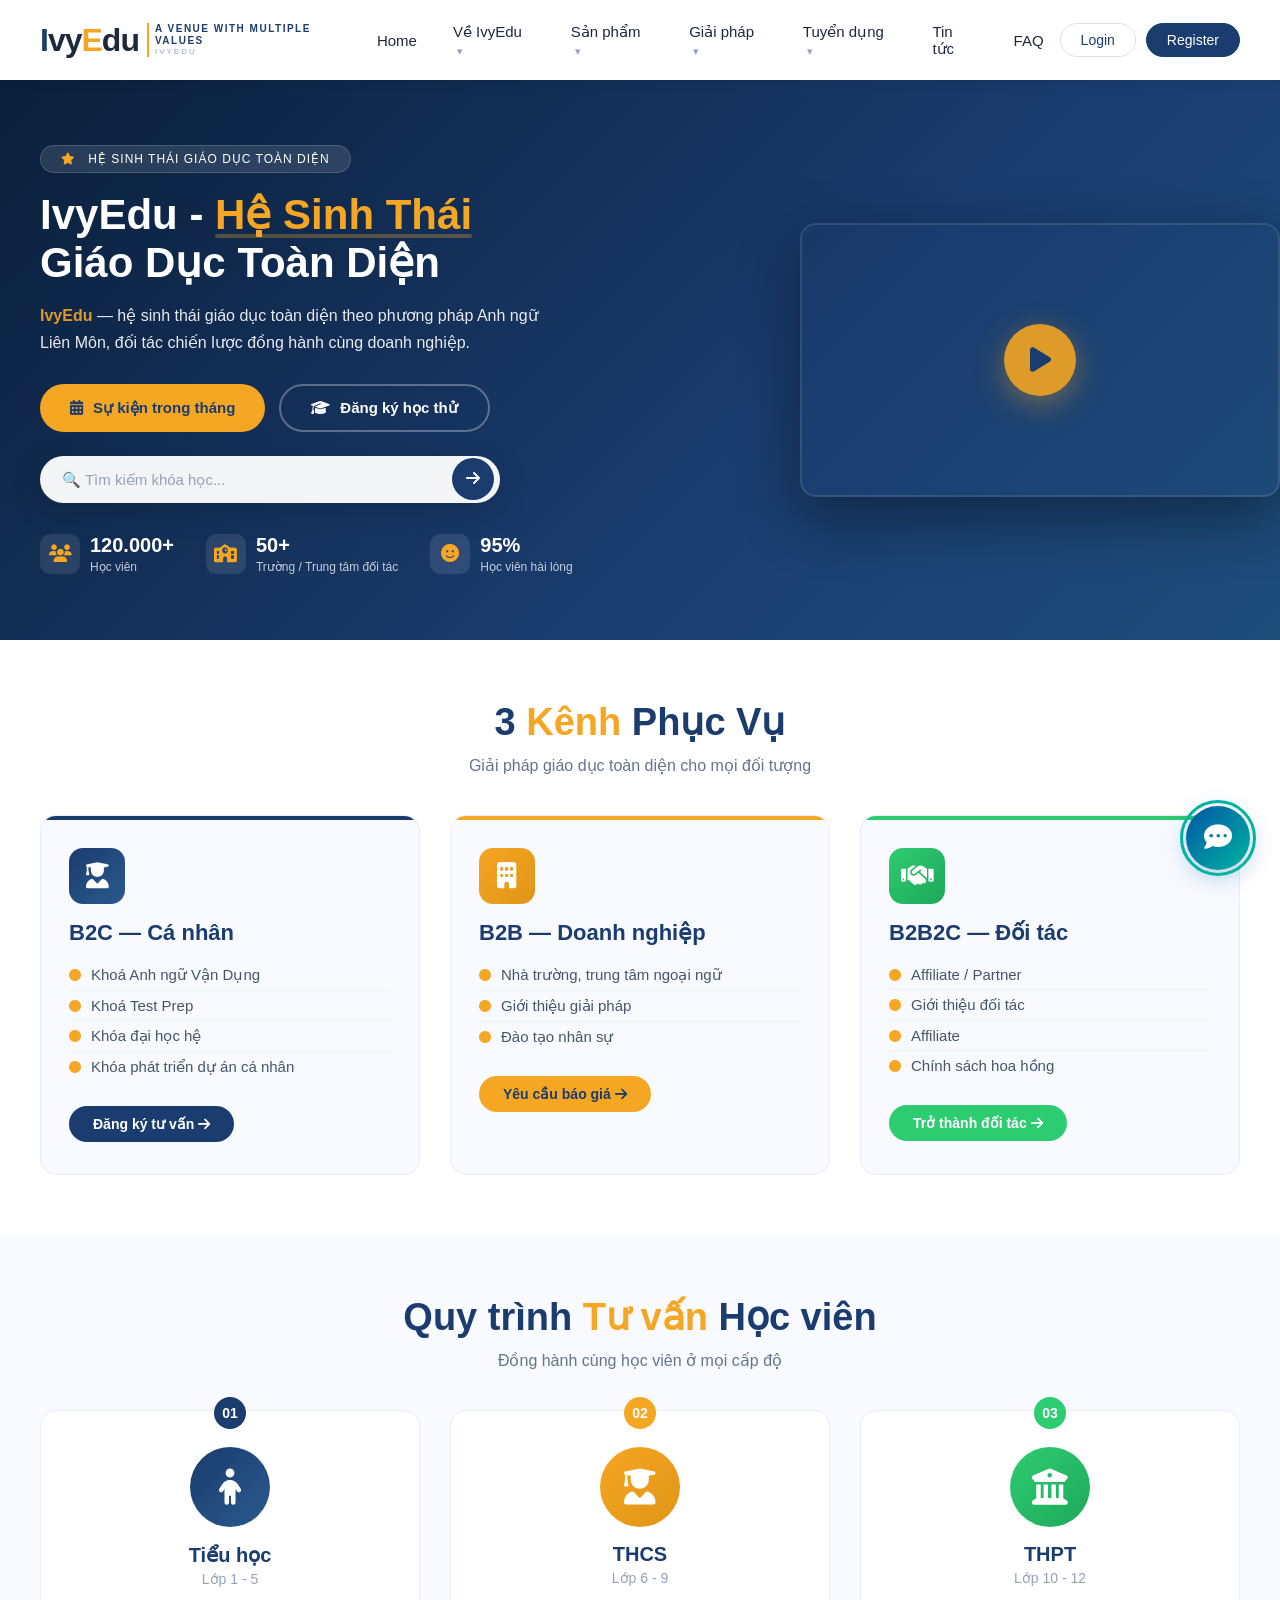
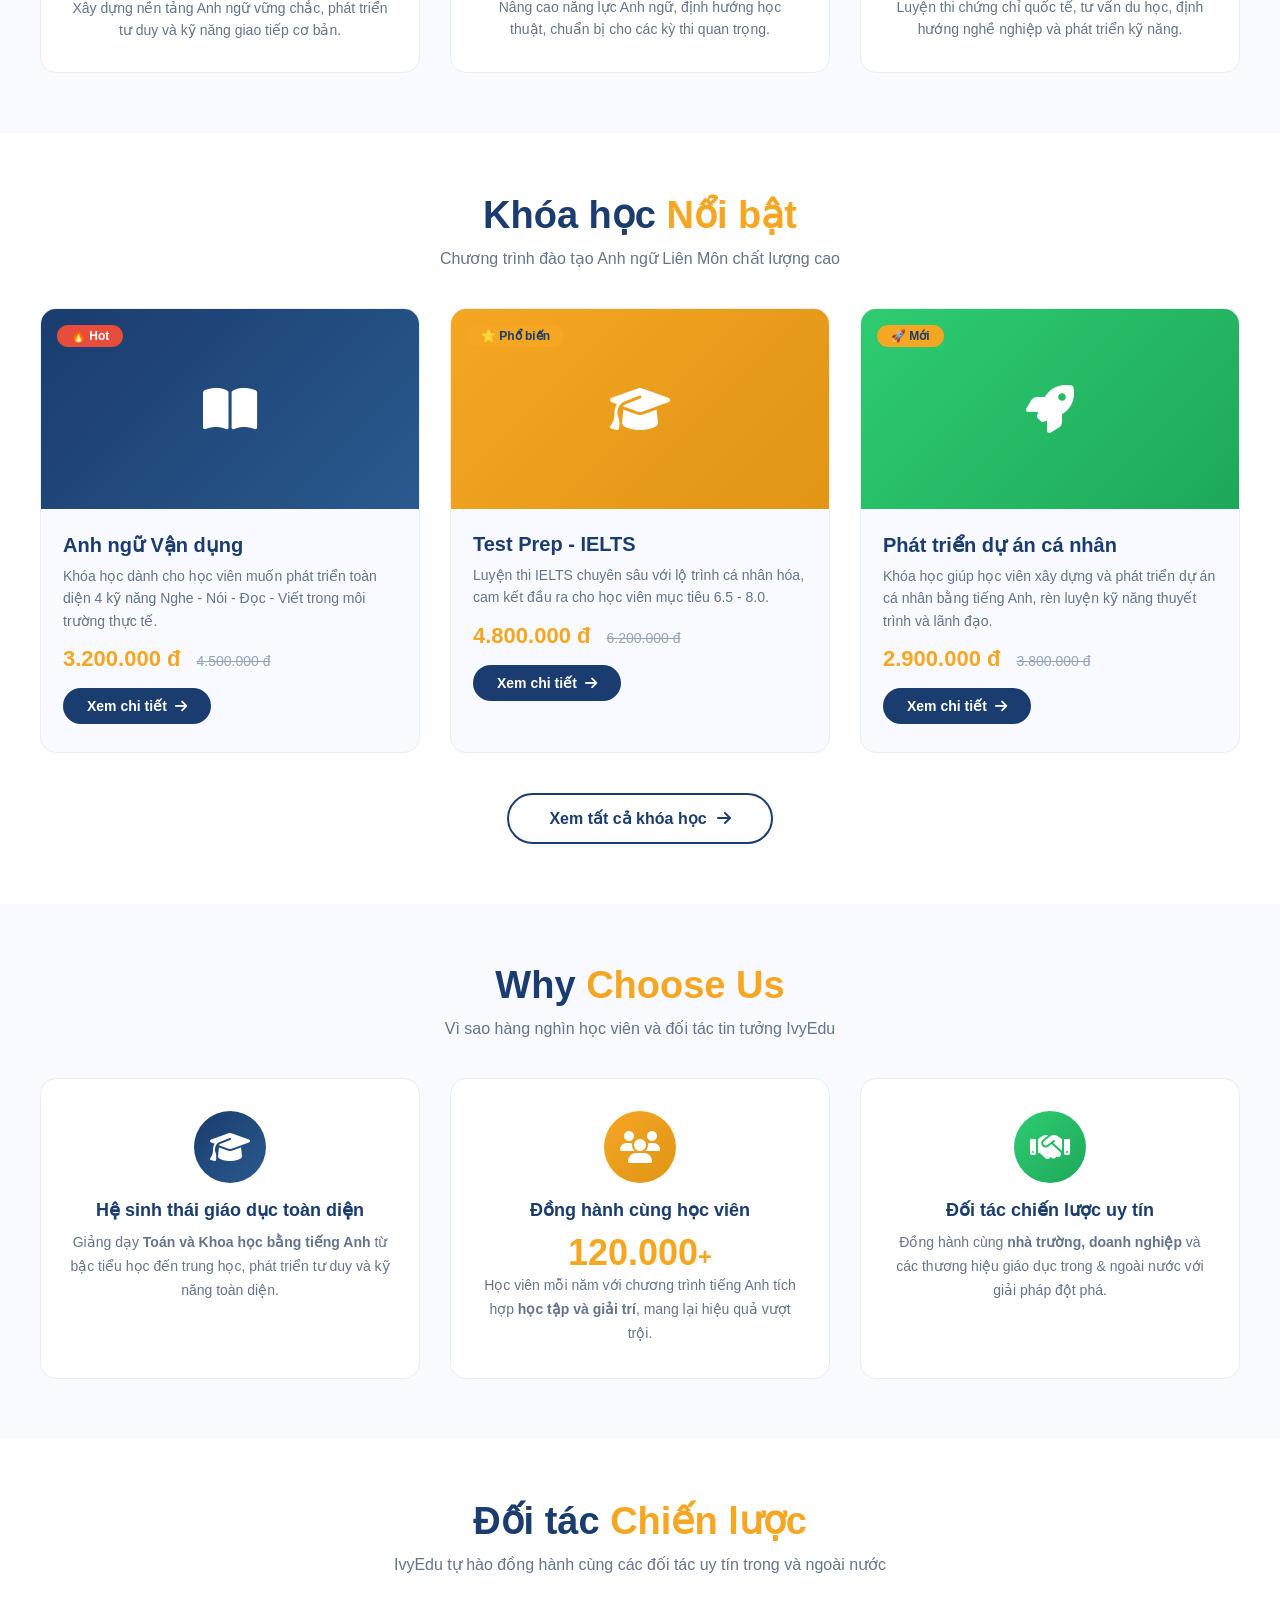
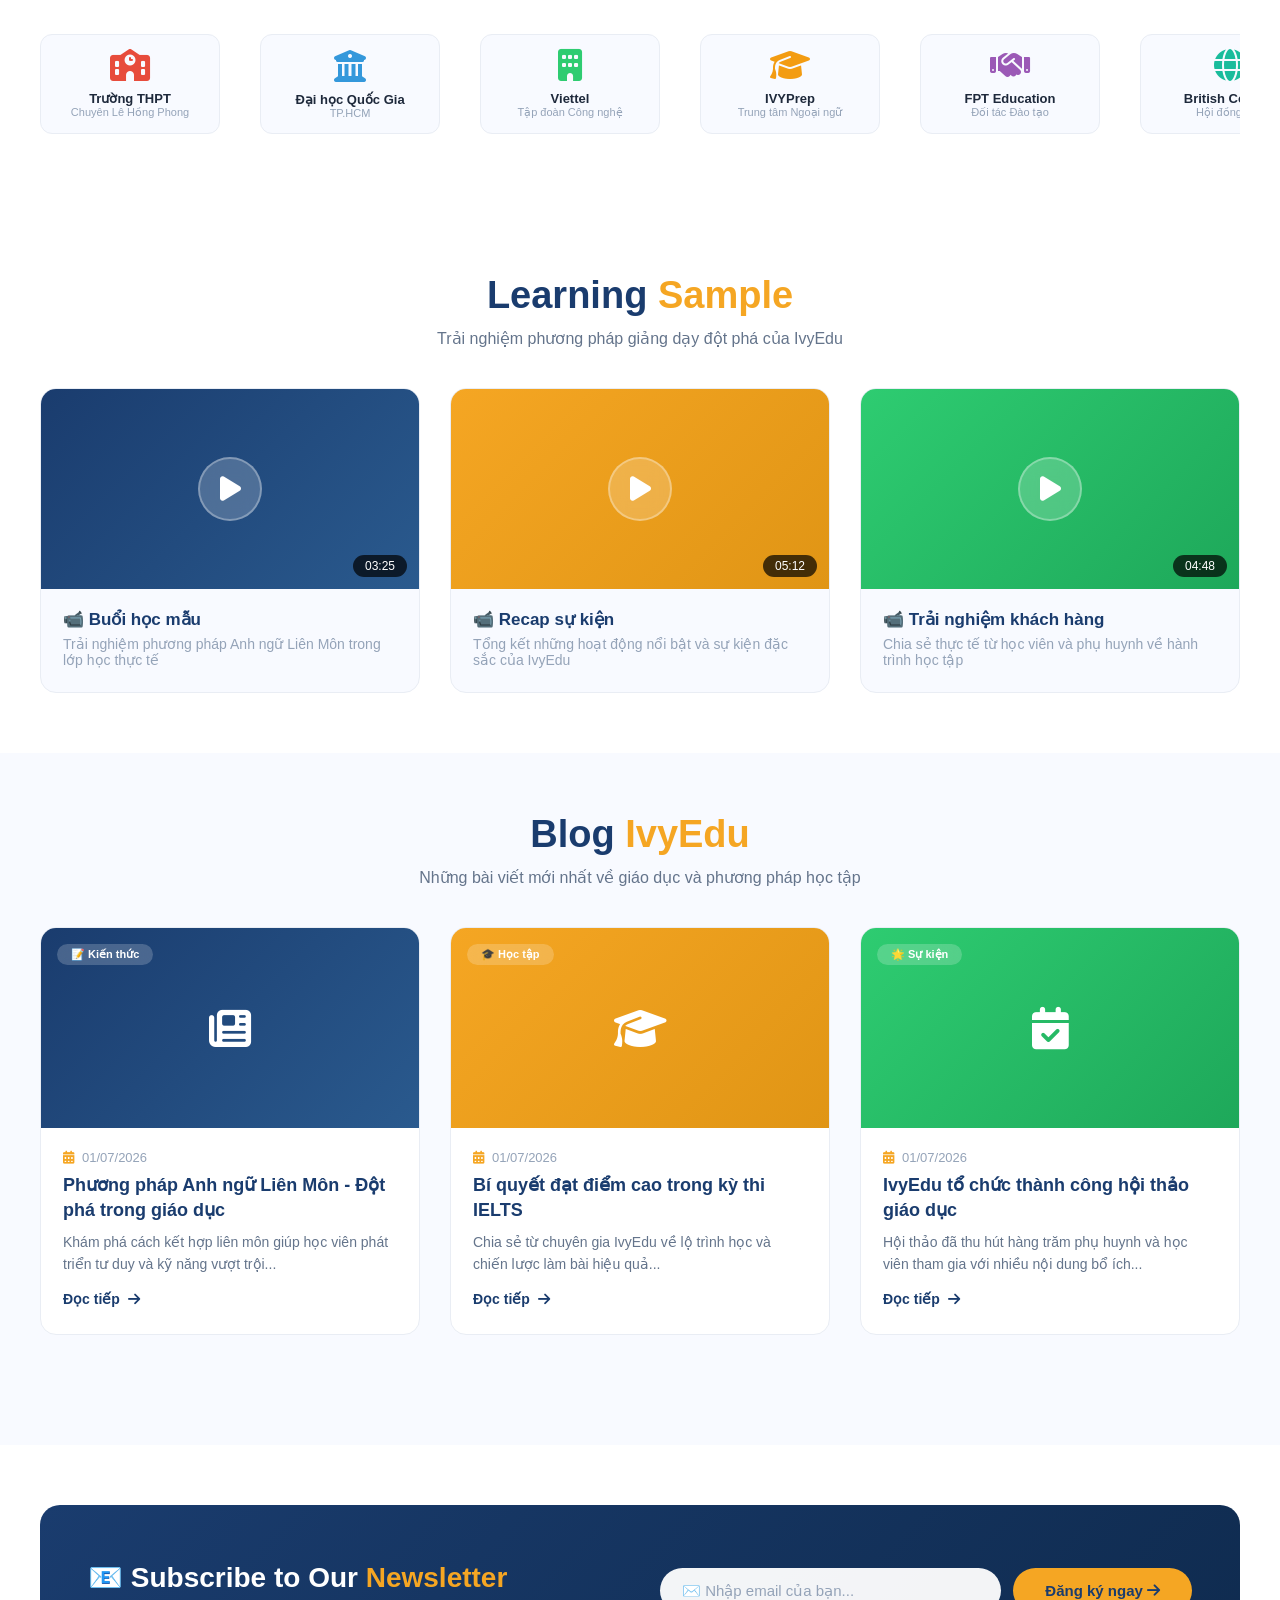
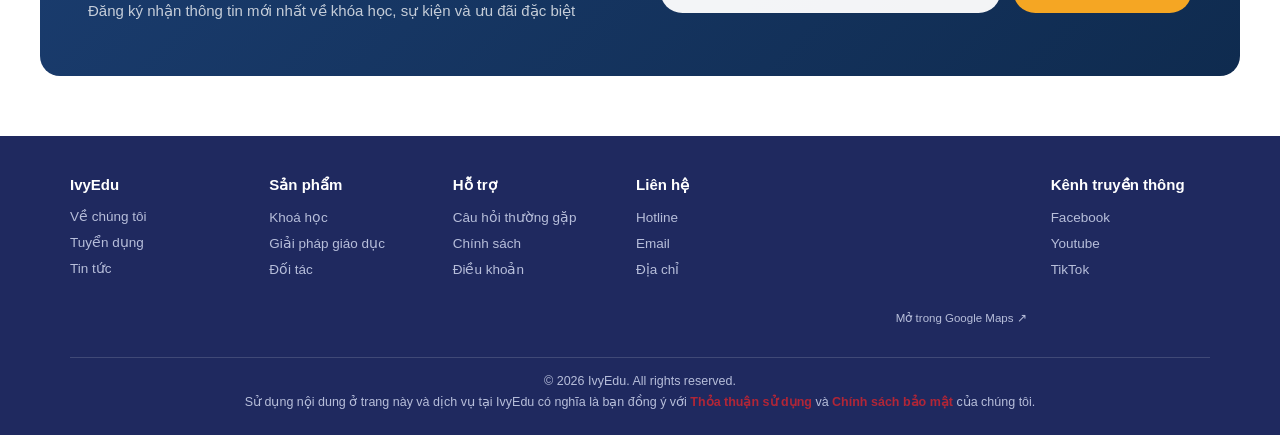
<file: index.html>
<!DOCTYPE html>
<html lang="vi">
<head>
    <meta charset="UTF-8" />
    <meta name="viewport" content="width=device-width, initial-scale=1.0" />
    <title>IvyEdu</title>
    <link rel="stylesheet" href="css/header.css"/>
    <link rel="stylesheet" href="css/banner.css"/>
    <link rel="stylesheet" href="css/services.css"/>
    <link rel="stylesheet" href="css/why.css"/>
    <link rel="stylesheet" href="css/blog.css"/>
    <link rel="stylesheet" href="css/strategic.css"/>
    <link rel="stylesheet" href="css/footer.css"/>
    <link rel="stylesheet" href="css/chatbox.css"/>
    <link rel="stylesheet" href="https://cdnjs.cloudflare.com/ajax/libs/font-awesome/6.5.0/css/all.min.css" />

</head>
<body>

    <!-- ==================== HEADER ==================== -->
    <header class="header">
        <div class="header-inner">

            <!-- ===== LOGO MỚI ===== -->
            <a href="#" class="logo">
                <div class="logo-icon">
                    <span class="char-i">I</span>
                    <span class="char-v">v</span>
                    <span class="char-y">y</span>
                    <span class="char-e">E</span>
                    <span class="char-d">d</span>
                    <span class="char-u">u</span>
                </div>
                <div class="logo-slogan">
                    A Venue with Multiple Values
                    <small>IvyEdu</small>
                </div>
            </a>

            <!-- MAIN NAVIGATION -->
            <ul class="nav-main">
                <li><a href="index.html">Home</a></li>

                <li>
                    <a href="about.html">
                        Về IvyEdu <span class="arrow">▾</span>
                    </a>
                    <ul class="dropdown">
                        <li><a href="about.html#vision-mission">Tầm nhìn - Sứ mệnh</a></li>
                        <li><a href="about.html#values">Giá trị cốt lõi</a></li>
                        <li><a href="about.html">Cột mốc phát triển</a></li>
                        <li><a href="about.html#team">Đội ngũ nhân sự</a></li>
                    </ul>
                </li>

                <li>
                    <a href="Course.html">
                        Sản phẩm <span class="arrow">▾</span>
                    </a>
                    <ul class="dropdown">
                        <li><a href="Course.html">Trung tâm ngoại ngữ IVYPrep</a></li>
                        <li><a href="Course.html">IVYBUUDDY</a></li>
                        <li><a href="Course.html">IVYHUB</a></li>
                    </ul>
                </li>

                <li>
                    <a href="solution.html">
                        Giải pháp <span class="arrow">▾</span>
                    </a>
                    <ul class="dropdown">
                        <li class="group-title">B2C – Cá nhân</li>
                        <li><a href="Course.html">Giới thiệu khóa học</a></li>
                        <li><a href="Course.html">Các khóa học phù hợp</a></li>

                        <li class="divider"></li>

                        <li class="group-title">B2B – Doanh nghiệp / Nhà trường</li>
                        <li><a href="solution.html">Giới thiệu giải pháp</a></li>
                        <li><a href="solution.html">Đào tạo nhân sự</a></li>
                        <li><a href="solution.html">Báo giá</a></li>

                        <li class="divider"></li>

                        <li class="group-title">B2B2C – Đối tác / Affiliate</li>
                        <li><a href="affiliate .html">Lợi ích cho đối tác</a></li>
                        <li><a href="affiliate .html">Affiliate</a></li>
                        <li><a href="affiliate .html#commission">Chính sách hoa hồng</a></li>
                    </ul>
                </li>

                <li>
                    <a href="recruitment/recruitment.html">
                        Tuyển dụng <span class="arrow">▾</span>
                    </a>
                    <ul class="dropdown">
                        <li><a href="recruitment/recruitment.html">Làm giáo viên</a></li>
                        <li><a href="recruitment/recruitment.html">Làm công tác viên giảng dạy</a></li>
                        <li><a href="recruitment/recruitment.html">Làm nhân viên parttime</a></li>
                    </ul>
                </li>

                <li><a href="Blog/blog.html">Tin tức</a></li>
                <li><a href="FAQ.html">FAQ</a></li>
            </ul>

            <!-- RIGHT ACTIONS -->
            <div class="header-actions">
                <a href="#" class="btn-login">Login</a>
                <a href="#" class="btn-register">Register</a>
            </div>

        </div>
    </header>

     <section class="hero">
        <div class="hero-container">

            <!-- ===== BÊN TRÁI: 60% ===== -->
            <div class="hero-left">

                <!-- Badge -->
                <div class="hero-badge">
                    <i class="fas fa-star"></i> Hệ sinh thái giáo dục toàn diện
                </div>

                <!-- Title -->
                <h1 class="hero-title">
                    IvyEdu - <span class="highlight">Hệ Sinh Thái</span><br />
                    Giáo Dục Toàn Diện
                </h1>

                <!-- Subtitle -->
                <p class="hero-subtitle">
                    <strong>IvyEdu</strong> — hệ sinh thái giáo dục toàn diện theo phương pháp Anh ngữ Liên Môn,
                    đối tác chiến lược đồng hành cùng doanh nghiệp.
                </p>

                <!-- Buttons -->
                <div class="hero-buttons">
                    <a href="Blog/blog.html" class="btn-hero btn-event">
                        <i class="fas fa-calendar-alt"></i> Sự kiện trong tháng
                    </a>
                    <a href="trial/trial.html" class="btn-hero btn-trial">
                        <i class="fas fa-graduation-cap"></i> Đăng ký học thử
                    </a>
                </div>

                <!-- Search Box -->
                <div class="hero-search">
                    <input type="text" placeholder="🔍 Tìm kiếm khóa học..." />
                    <button class="search-btn">
                        <i class="fas fa-arrow-right"></i>
                    </button>
                </div>

                <!-- Stats -->
                <div class="hero-stats">
                    <div class="stat-item">
                        <div class="stat-icon">
                            <i class="fas fa-users"></i>
                        </div>
                        <div class="stat-info">
                            <span class="stat-number">120.000+</span>
                            <span class="stat-label">Học viên</span>
                        </div>
                    </div>

                    <div class="stat-item">
                        <div class="stat-icon">
                            <i class="fas fa-school"></i>
                        </div>
                        <div class="stat-info">
                            <span class="stat-number">50+</span>
                            <span class="stat-label">Trường / Trung tâm đối tác</span>
                        </div>
                    </div>

                    <div class="stat-item">
                        <div class="stat-icon">
                            <i class="fas fa-smile"></i>
                        </div>
                        <div class="stat-info">
                            <span class="stat-number">95%</span>
                            <span class="stat-label">Học viên hài lòng</span>
                        </div>
                    </div>
                </div>

            </div>

            <!-- ===== BÊN PHẢI: 40% ===== -->
            <div class="hero-right">

                <div class="video-wrapper">
                    <!-- Nếu có link video YouTube, thay src bên dưới -->
                    <iframe 
                        src="https://www.youtube.com/watch?v=40t8ENf1QHo&list=PLlMW-u2z4bo3uCR3twKbtppxRQB_YLW7_?autoplay=1&mute=1&controls=1&rel=0"
                        allow="accelerometer; autoplay; clipboard-write; encrypted-media; gyroscope; picture-in-picture"
                        allowfullscreen>
                    </iframe>

                    <!-- Nút play overlay (tùy chọn) -->
                    <div class="play-btn">
                        <i class="fas fa-play"></i>
                    </div>
                </div>

            </div>

        </div>
    </section>
        <!-- ===== SECTION 1: 3 KÊNH PHỤC VỤ ===== -->
    <!-- ========================================== -->
    <section class="channels">
        <div class="section-container">
            <h2 class="section-title">
                3 <span class="highlight">Kênh</span> Phục Vụ
            </h2>
            <p class="section-subtitle">
                Giải pháp giáo dục toàn diện cho mọi đối tượng
            </p>

            <div class="channels-grid">

                <!-- B2C -->
                <div class="channel-card">
                    <div class="icon">
                        <i class="fas fa-user-graduate"></i>
                    </div>
                    <h3>B2C — Cá nhân</h3>
                    <ul>
                        <li><i class="fas fa-circle"></i> Khoá Anh ngữ Vận Dụng</li>
                        <li><i class="fas fa-circle"></i> Khoá Test Prep</li>
                        <li><i class="fas fa-circle"></i> Khóa đại học hệ</li>
                        <li><i class="fas fa-circle"></i> Khóa phát triển dự án cá nhân</li>
                    </ul>
                    <a href="Course.html" class="btn-channel">
                        Đăng ký tư vấn <i class="fas fa-arrow-right"></i>
                    </a>
                </div>

                <!-- B2B -->
                <div class="channel-card">
                    <div class="icon">
                        <i class="fas fa-building"></i>
                    </div>
                    <h3>B2B — Doanh nghiệp</h3>
                    <ul>
                        <li><i class="fas fa-circle"></i> Nhà trường, trung tâm ngoại ngữ</li>
                        <li><i class="fas fa-circle"></i> Giới thiệu giải pháp</li>
                        <li><i class="fas fa-circle"></i> Đào tạo nhân sự</li>
                    </ul>
                    <a href="solution.html" class="btn-channel">
                        Yêu cầu báo giá <i class="fas fa-arrow-right"></i>
                    </a>
                </div>

                <!-- B2B2C -->
                <div class="channel-card">
                    <div class="icon">
                        <i class="fas fa-handshake"></i>
                    </div>
                    <h3>B2B2C — Đối tác</h3>
                    <ul>
                        <li><i class="fas fa-circle"></i> Affiliate / Partner</li>
                        <li><i class="fas fa-circle"></i> Giới thiệu đối tác</li>
                        <li><i class="fas fa-circle"></i> Affiliate</li>
                        <li><i class="fas fa-circle"></i> Chính sách hoa hồng</li>
                    </ul>
                    <a href="affiliate .html" class="btn-channel">
                        Trở thành đối tác <i class="fas fa-arrow-right"></i>
                    </a>
                </div>

            </div>
        </div>
    </section>

    <!-- ========================================== -->
    <!-- ===== SECTION 2: QUY TRÌNH TƯ VẤN ===== -->
    <!-- ========================================== -->
    <section class="process">
        <div class="section-container">
            <h2 class="section-title">
                Quy trình <span class="highlight">Tư vấn</span> Học viên
            </h2>
            <p class="section-subtitle">
                Đồng hành cùng học viên ở mọi cấp độ
            </p>

            <div class="process-grid">

                <!-- Tiểu học -->
                <div class="process-card">
                    <div class="step-number">01</div>
                    <div class="icon-wrap">
                        <i class="fas fa-child"></i>
                    </div>
                    <h4>Tiểu học</h4>
                    <p class="level">Lớp 1 - 5</p>
                    <p class="desc">
                        Xây dựng nền tảng Anh ngữ vững chắc, phát triển tư duy và kỹ năng giao tiếp cơ bản.
                    </p>
                </div>

                <!-- THCS -->
                <div class="process-card">
                    <div class="step-number">02</div>
                    <div class="icon-wrap">
                        <i class="fas fa-user-graduate"></i>
                    </div>
                    <h4>THCS</h4>
                    <p class="level">Lớp 6 - 9</p>
                    <p class="desc">
                        Nâng cao năng lực Anh ngữ, định hướng học thuật, chuẩn bị cho các kỳ thi quan trọng.
                    </p>
                </div>

                <!-- THPT -->
                <div class="process-card">
                    <div class="step-number">03</div>
                    <div class="icon-wrap">
                        <i class="fas fa-university"></i>
                    </div>
                    <h4>THPT</h4>
                    <p class="level">Lớp 10 - 12</p>
                    <p class="desc">
                        Luyện thi chứng chỉ quốc tế, tư vấn du học, định hướng nghề nghiệp và phát triển kỹ năng.
                    </p>
                </div>

            </div>
        </div>
    </section>

      <!-- ===== SECTION 1: KHÓA HỌC NỔI BẬT ===== -->
    <!-- ========================================== -->
    <section class="courses">
        <div class="section-container">
            <h2 class="section-title">
                Khóa học <span class="highlight">Nổi bật</span>
            </h2>
            <p class="section-subtitle">
                Chương trình đào tạo Anh ngữ Liên Môn chất lượng cao
            </p>

            <div class="courses-grid">

                <!-- Khóa học 1 -->
                <div class="course-card">
                    <div class="course-image">
                        <span class="tag hot">🔥 Hot</span>
                        <i class="fas fa-book-open"></i>
                    </div>
                    <div class="course-body">
                        <h3>Anh ngữ Vận dụng</h3>
                        <p class="desc">
                            Khóa học dành cho học viên muốn phát triển toàn diện 4 kỹ năng Nghe - Nói - Đọc - Viết trong môi trường thực tế.
                        </p>
                        <div class="price">
                            3.200.000 đ
                            <span>4.500.000 đ</span>
                        </div>
                        <a href="#" class="btn-detail">
                            Xem chi tiết <i class="fas fa-arrow-right"></i>
                        </a>
                    </div>
                </div>

                <!-- Khóa học 2 -->
                <div class="course-card">
                    <div class="course-image">
                        <span class="tag">⭐ Phổ biến</span>
                        <i class="fas fa-graduation-cap"></i>
                    </div>
                    <div class="course-body">
                        <h3>Test Prep - IELTS</h3>
                        <p class="desc">
                            Luyện thi IELTS chuyên sâu với lộ trình cá nhân hóa, cam kết đầu ra cho học viên mục tiêu 6.5 - 8.0.
                        </p>
                        <div class="price">
                            4.800.000 đ
                            <span>6.200.000 đ</span>
                        </div>
                        <a href="#" class="btn-detail">
                            Xem chi tiết <i class="fas fa-arrow-right"></i>
                        </a>
                    </div>
                </div>

                <!-- Khóa học 3 -->
                <div class="course-card">
                    <div class="course-image">
                        <span class="tag">🚀 Mới</span>
                        <i class="fas fa-rocket"></i>
                    </div>
                    <div class="course-body">
                        <h3>Phát triển dự án cá nhân</h3>
                        <p class="desc">
                            Khóa học giúp học viên xây dựng và phát triển dự án cá nhân bằng tiếng Anh, rèn luyện kỹ năng thuyết trình và lãnh đạo.
                        </p>
                        <div class="price">
                            2.900.000 đ
                            <span>3.800.000 đ</span>
                        </div>
                        <a href="#" class="btn-detail">
                            Xem chi tiết <i class="fas fa-arrow-right"></i>
                        </a>
                    </div>
                </div>

            </div>

            <!-- Xem tất cả -->
            <div class="view-all">
                <a href="#" class="btn-view-all">
                    Xem tất cả khóa học <i class="fas fa-arrow-right"></i>
                </a>
            </div>
        </div>
    </section>

    <!-- ========================================== -->
    <!-- ===== SECTION 2: WHY CHOOSE US ===== -->
    <!-- ========================================== -->
    <section class="why-choose">
        <div class="section-container">
            <h2 class="section-title">
                Why <span class="highlight">Choose Us</span>
            </h2>
            <p class="section-subtitle">
                Vì sao hàng nghìn học viên và đối tác tin tưởng IvyEdu
            </p>

            <div class="why-grid">

                <!-- Lý do 1 -->
                <div class="why-card">
                    <div class="icon-wrap">
                        <i class="fas fa-graduation-cap"></i>
                    </div>
                    <h4>Hệ sinh thái giáo dục toàn diện</h4>
                    <p>
                        Giảng dạy <strong>Toán và Khoa học bằng tiếng Anh</strong> từ bậc tiểu học đến trung học, 
                        phát triển tư duy và kỹ năng toàn diện.
                    </p>
                </div>

                <!-- Lý do 2 -->
                <div class="why-card">
                    <div class="icon-wrap">
                        <i class="fas fa-users"></i>
                    </div>
                    <h4>Đồng hành cùng học viên</h4>
                    <p>
                        <span class="stat-highlight">
                            120.000<span class="plus">+</span>
                        </span>
                        Học viên mỗi năm với chương trình tiếng Anh tích hợp <strong>học tập và giải trí</strong>, 
                        mang lại hiệu quả vượt trội.
                    </p>
                </div>

                <!-- Lý do 3 -->
                <div class="why-card">
                    <div class="icon-wrap">
                        <i class="fas fa-handshake"></i>
                    </div>
                    <h4>Đối tác chiến lược uy tín</h4>
                    <p>
                        Đồng hành cùng <strong>nhà trường, doanh nghiệp</strong> và các thương hiệu giáo dục 
                        trong &amp; ngoài nước với giải pháp đột phá.
                    </p>
                </div>

            </div>
        </div>
    </section>
 <!-- ===== PARTNER SLIDER ===== -->
    <!-- ========================================== -->
    <section class="partners">
        <div class="section-container">
            <h2 class="section-title">
                Đối tác <span class="highlight">Chiến lược</span>
            </h2>
            <p class="section-subtitle">
                IvyEdu tự hào đồng hành cùng các đối tác uy tín trong và ngoài nước
            </p>

            <div class="slider-container">
                <div class="slider-track" id="sliderTrack">
                    <!-- Các đối tác - lần 1 -->
                    <div class="partner-item">
                        <div class="icon"><i class="fas fa-school"></i></div>
                        <div class="name">Trường THPT<span>Chuyên Lê Hồng Phong</span></div>
                    </div>
                    <div class="partner-item">
                        <div class="icon"><i class="fas fa-university"></i></div>
                        <div class="name">Đại học Quốc Gia<span>TP.HCM</span></div>
                    </div>
                    <div class="partner-item">
                        <div class="icon"><i class="fas fa-building"></i></div>
                        <div class="name">Viettel<span>Tập đoàn Công nghệ</span></div>
                    </div>
                    <div class="partner-item">
                        <div class="icon"><i class="fas fa-graduation-cap"></i></div>
                        <div class="name">IVYPrep<span>Trung tâm Ngoại ngữ</span></div>
                    </div>
                    <div class="partner-item">
                        <div class="icon"><i class="fas fa-handshake"></i></div>
                        <div class="name">FPT Education<span>Đối tác Đào tạo</span></div>
                    </div>
                    <div class="partner-item">
                        <div class="icon"><i class="fas fa-globe"></i></div>
                        <div class="name">British Council<span>Hội đồng Anh</span></div>
                    </div>
                    <div class="partner-item">
                        <div class="icon"><i class="fas fa-chart-line"></i></div>
                        <div class="name">VinaCapital<span>Quỹ Đầu tư</span></div>
                    </div>
                    <div class="partner-item">
                        <div class="icon"><i class="fas fa-users"></i></div>
                        <div class="name">UNESCO<span>Đối tác Giáo dục</span></div>
                    </div>
                    <div class="partner-item">
                        <div class="icon"><i class="fas fa-microscope"></i></div>
                        <div class="name">VinGroup<span>Tập đoàn Vin</span></div>
                    </div>
                    <div class="partner-item">
                        <div class="icon"><i class="fas fa-book-open"></i></div>
                        <div class="name">Cambridge<span>Nhà xuất bản</span></div>
                    </div>
                    <!-- Duplicate để tạo hiệu ứng infinite -->
                    <div class="partner-item">
                        <div class="icon"><i class="fas fa-school"></i></div>
                        <div class="name">Trường THPT<span>Chuyên Lê Hồng Phong</span></div>
                    </div>
                    <div class="partner-item">
                        <div class="icon"><i class="fas fa-university"></i></div>
                        <div class="name">Đại học Quốc Gia<span>TP.HCM</span></div>
                    </div>
                    <div class="partner-item">
                        <div class="icon"><i class="fas fa-building"></i></div>
                        <div class="name">Viettel<span>Tập đoàn Công nghệ</span></div>
                    </div>
                    <div class="partner-item">
                        <div class="icon"><i class="fas fa-graduation-cap"></i></div>
                        <div class="name">IVYPrep<span>Trung tâm Ngoại ngữ</span></div>
                    </div>
                    <div class="partner-item">
                        <div class="icon"><i class="fas fa-handshake"></i></div>
                        <div class="name">FPT Education<span>Đối tác Đào tạo</span></div>
                    </div>
                    <div class="partner-item">
                        <div class="icon"><i class="fas fa-globe"></i></div>
                        <div class="name">British Council<span>Hội đồng Anh</span></div>
                    </div>
                    <div class="partner-item">
                        <div class="icon"><i class="fas fa-chart-line"></i></div>
                        <div class="name">VinaCapital<span>Quỹ Đầu tư</span></div>
                    </div>
                    <div class="partner-item">
                        <div class="icon"><i class="fas fa-users"></i></div>
                        <div class="name">UNESCO<span>Đối tác Giáo dục</span></div>
                    </div>
                    <div class="partner-item">
                        <div class="icon"><i class="fas fa-microscope"></i></div>
                        <div class="name">VinGroup<span>Tập đoàn Vin</span></div>
                    </div>
                    <div class="partner-item">
                        <div class="icon"><i class="fas fa-book-open"></i></div>
                        <div class="name">Cambridge<span>Nhà xuất bản</span></div>
                    </div>
                </div>
            </div>
        </div>
    </section>
     <!-- ===== SECTION 1: LEARNING SAMPLE ===== -->
    <!-- ========================================== -->
    <section class="learning">
        <div class="section-container">
            <h2 class="section-title">
                Learning <span class="highlight">Sample</span>
            </h2>
            <p class="section-subtitle">
                Trải nghiệm phương pháp giảng dạy đột phá của IvyEdu
            </p>

            <div class="learning-grid">

                <!-- Video 1 -->
                <div class="learning-card">
                    <div class="learning-video">
                        <div class="play-icon">
                            <i class="fas fa-play"></i>
                        </div>
                        <span class="duration">03:25</span>
                    </div>
                    <div class="learning-body">
                        <h4>📹 Buổi học mẫu</h4>
                        <p>Trải nghiệm phương pháp Anh ngữ Liên Môn trong lớp học thực tế</p>
                    </div>
                </div>

                <!-- Video 2 -->
                <div class="learning-card">
                    <div class="learning-video">
                        <div class="play-icon">
                            <i class="fas fa-play"></i>
                        </div>
                        <span class="duration">05:12</span>
                    </div>
                    <div class="learning-body">
                        <h4>📹 Recap sự kiện</h4>
                        <p>Tổng kết những hoạt động nổi bật và sự kiện đặc sắc của IvyEdu</p>
                    </div>
                </div>

                <!-- Video 3 -->
                <div class="learning-card">
                    <div class="learning-video">
                        <div class="play-icon">
                            <i class="fas fa-play"></i>
                        </div>
                        <span class="duration">04:48</span>
                    </div>
                    <div class="learning-body">
                        <h4>📹 Trải nghiệm khách hàng</h4>
                        <p>Chia sẻ thực tế từ học viên và phụ huynh về hành trình học tập</p>
                    </div>
                </div>

            </div>
        </div>
    </section>

    <!-- ========================================== -->
    <!-- ===== SECTION 2: BLOG ===== -->
    <!-- ========================================== -->
    <section class="blog">
        <div class="section-container">
            <h2 class="section-title">
                Blog <span class="highlight">IvyEdu</span>
            </h2>
            <p class="section-subtitle">
                Những bài viết mới nhất về giáo dục và phương pháp học tập
            </p>

            <div class="blog-grid">

                <!-- Bài viết 1 -->
                <div class="blog-card">
                    <div class="blog-image">
                        <span class="category">📝 Kiến thức</span>
                        <i class="fas fa-newspaper"></i>
                    </div>
                    <div class="blog-body">
                        <div class="date">
                            <i class="fas fa-calendar-alt"></i> 01/07/2026
                        </div>
                        <h4>Phương pháp Anh ngữ Liên Môn - Đột phá trong giáo dục</h4>
                        <p>
                            Khám phá cách kết hợp liên môn giúp học viên phát triển tư duy và kỹ năng vượt trội...
                        </p>
                        <a href="#" class="btn-read">
                            Đọc tiếp <i class="fas fa-arrow-right"></i>
                        </a>
                    </div>
                </div>

                <!-- Bài viết 2 -->
                <div class="blog-card">
                    <div class="blog-image">
                        <span class="category">🎓 Học tập</span>
                        <i class="fas fa-graduation-cap"></i>
                    </div>
                    <div class="blog-body">
                        <div class="date">
                            <i class="fas fa-calendar-alt"></i> 01/07/2026
                        </div>
                        <h4>Bí quyết đạt điểm cao trong kỳ thi IELTS</h4>
                        <p>
                            Chia sẻ từ chuyên gia IvyEdu về lộ trình học và chiến lược làm bài hiệu quả...
                        </p>
                        <a href="#" class="btn-read">
                            Đọc tiếp <i class="fas fa-arrow-right"></i>
                        </a>
                    </div>
                </div>

                <!-- Bài viết 3 -->
                <div class="blog-card">
                    <div class="blog-image">
                        <span class="category">🌟 Sự kiện</span>
                        <i class="fas fa-calendar-check"></i>
                    </div>
                    <div class="blog-body">
                        <div class="date">
                            <i class="fas fa-calendar-alt"></i> 01/07/2026
                        </div>
                        <h4>IvyEdu tổ chức thành công hội thảo giáo dục</h4>
                        <p>
                            Hội thảo đã thu hút hàng trăm phụ huynh và học viên tham gia với nhiều nội dung bổ ích...
                        </p>
                        <a href="#" class="btn-read">
                            Đọc tiếp <i class="fas fa-arrow-right"></i>
                        </a>
                    </div>
                </div>

            </div>
        </div>
    </section>

    <!-- ========================================== -->
    <!-- ===== SECTION 3: NEWSLETTER ===== -->
    <!-- ========================================== -->
    <section class="newsletter">
        <div class="newsletter-inner">

            <div class="newsletter-text">
                <h3>
                    📧 Subscribe to Our <span class="highlight">Newsletter</span>
                </h3>
                <p>Đăng ký nhận thông tin mới nhất về khóa học, sự kiện và ưu đãi đặc biệt</p>
            </div>

            <form class="newsletter-form">
                <input type="email" placeholder="✉️ Nhập email của bạn..." required />
                <button type="submit" class="btn-subscribe">
                    Đăng ký ngay <i class="fas fa-arrow-right"></i>
                </button>
            </form>

        </div>
    </section>

     <!-- CONTACT BUTTON -->
    <div id="contact-wrapper">
        <button id="contact-toggle" class="contact-toggle-btn">
            <i class="fas fa-comment-dots"></i>
            <span class="pulse-ring"></span>
        </button>

        <!-- Bảng thông tin liên hệ -->
        <div id="contact-panel" class="contact-panel">
            <!-- Header với Logo và Gradient theo thương hiệu -->
            <div class="panel-header">
                <div class="header-left">
                    <img src="images/logo.png" alt="IvyEdu Logo" class="company-logo">
                    <div class="header-text">
                        <span class="brand-name">IvyEdu</span>
                        <span class="sub-text">Hỗ trợ trực tuyến</span>
                    </div>
                </div>
                <button id="panel-close" class="panel-close-btn">
                    <i class="fas fa-times"></i>
                </button>
            </div>

            <!-- Nội dung thông tin liên hệ -->
            <div class="panel-body">
                <div class="company-intro">
                    <div class="company-name">
                        <i class="fas fa-graduation-cap"></i> IvyEdu
                    </div>
                    <p class="company-slogan">Avenue with Multiple Values</p>
                </div>

                <div class="divider"></div>

                <div class="contact-list">
                    <div class="contact-item">
                        <div class="icon-wrapper phone">
                            <i class="fas fa-phone"></i>
                        </div>
                        <div class="contact-content">
                            <span class="contact-label">Hotline</span>
                            <a href="tel:+84987654321">0987 654 321</a>
                        </div>
                    </div>

                    <div class="contact-item">
                        <div class="icon-wrapper email">
                            <i class="fas fa-envelope"></i>
                        </div>
                        <div class="contact-content">
                            <span class="contact-label">Email</span>
                            <a href="mailto:info@ivyedu.com">info@ivyedu.com</a>
                        </div>
                    </div>

                    <div class="contact-item">
                        <div class="icon-wrapper facebook">
                            <i class="fab fa-facebook-f"></i>
                        </div>
                        <div class="contact-content">
                            <span class="contact-label">Facebook</span>
                            <a href="https://www.facebook.com/ivyedu" target="_blank">IvyEdu Official</a>
                        </div>
                    </div>

                    <div class="contact-item">
                        <div class="icon-wrapper zalo">
                            <i class="fab fa-zalo"></i>
                        </div>
                        <div class="contact-content">
                            <span class="contact-label">Zalo OA</span>
                            <a href="https://zalo.me/0987654321" target="_blank">IvyEdu Zalo</a>
                        </div>
                    </div>
                </div>

                <div class="panel-footer">
                    <span>📌 Phản hồi trong 24h</span>
                </div>
            </div>
        </div>
    </div>


    <footer class="footer">
  <div class="footer__grid">

    <div class="footer__col">
      <h4>IvyEdu</h4>
      <ul>
        <li><a href="#">Về chúng tôi</a></li>
        <li><a href="#">Tuyển dụng</a></li>
        <li><a href="#">Tin tức</a></li>
      </ul>
    </div>

    <div class="footer__col">
      <h4>Sản phẩm</h4>
      <ul>
        <li><a href="#">Khoá học</a></li>
        <li><a href="#">Giải pháp giáo dục</a></li>
        <li><a href="#">Đối tác</a></li>
      </ul>
    </div>

    <div class="footer__col">
      <h4>Hỗ trợ</h4>
      <ul>
        <li><a href="#">Câu hỏi thường gặp</a></li>
        <li><a href="#">Chính sách</a></li>
        <li><a href="#">Điều khoản</a></li>
      </ul>
    </div>

    <div class="footer__col">
      <h4>Liên hệ</h4>
      <ul>
        <li><a href="#">Hotline</a></li>
        <li><a href="#">Email</a></li>
        <li><a href="#">Địa chỉ</a></li>
      </ul>
    </div>

    <div class="footer__col">
      <div class="footer__map-wrap">
        <iframe
          class="footer__map"
          src="https://www.google.com/maps?q=10.7757177,106.6823607&z=16&output=embed"
          loading="lazy"
          referrerpolicy="no-referrer-when-downgrade"
          title="Vị trí công ty trên Google Maps">
        </iframe>
        <a class="footer__map-link" href="https://maps.app.goo.gl/5dpxp6A7uuXxUA2p8" target="_blank" rel="noopener noreferrer">
          Mở trong Google Maps ↗
        </a>
      </div>
    </div>

    <div class="footer__col">
      <h4>Kênh truyền thông</h4>
      <ul>
        <li><a href="#">Facebook</a></li>
        <li><a href="#">Youtube</a></li>
        <li><a href="#">TikTok</a></li>
      </ul>
    </div>

  </div>

  <div class="footer__bottom">
    <p>© 2026 IvyEdu. All rights reserved.</p>
    <p>Sử dụng nội dung ở trang này và dịch vụ tại IvyEdu có nghĩa là bạn đồng ý với <a href="#">Thỏa thuận sử dụng</a> và <a href="#">Chính sách bảo mật</a> của chúng tôi.</p>
  </div>
</footer>
    <script src="indexjs/banner.js"></script>
    <script src="indexjs/strategic.js"></script>
    <script src="indexjs/chatbox.js"></script>
</body>
</html>
</file>
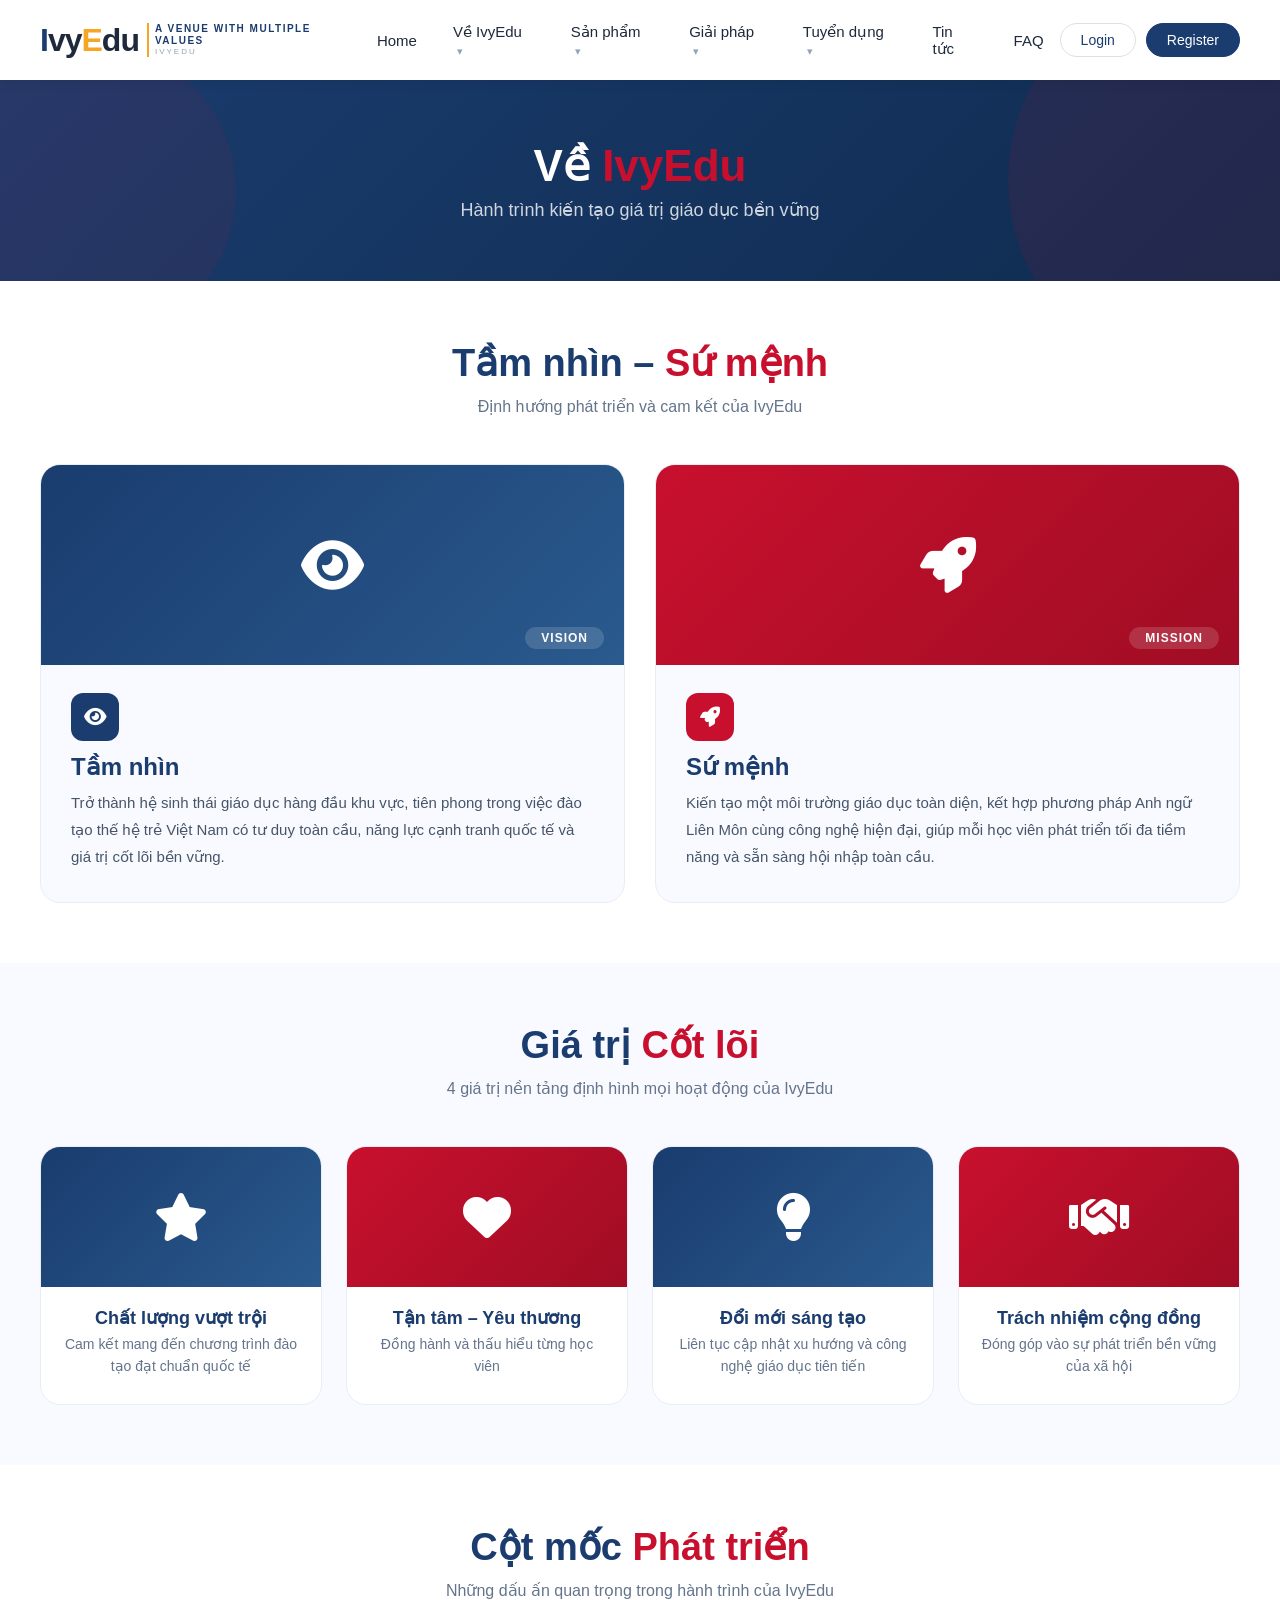
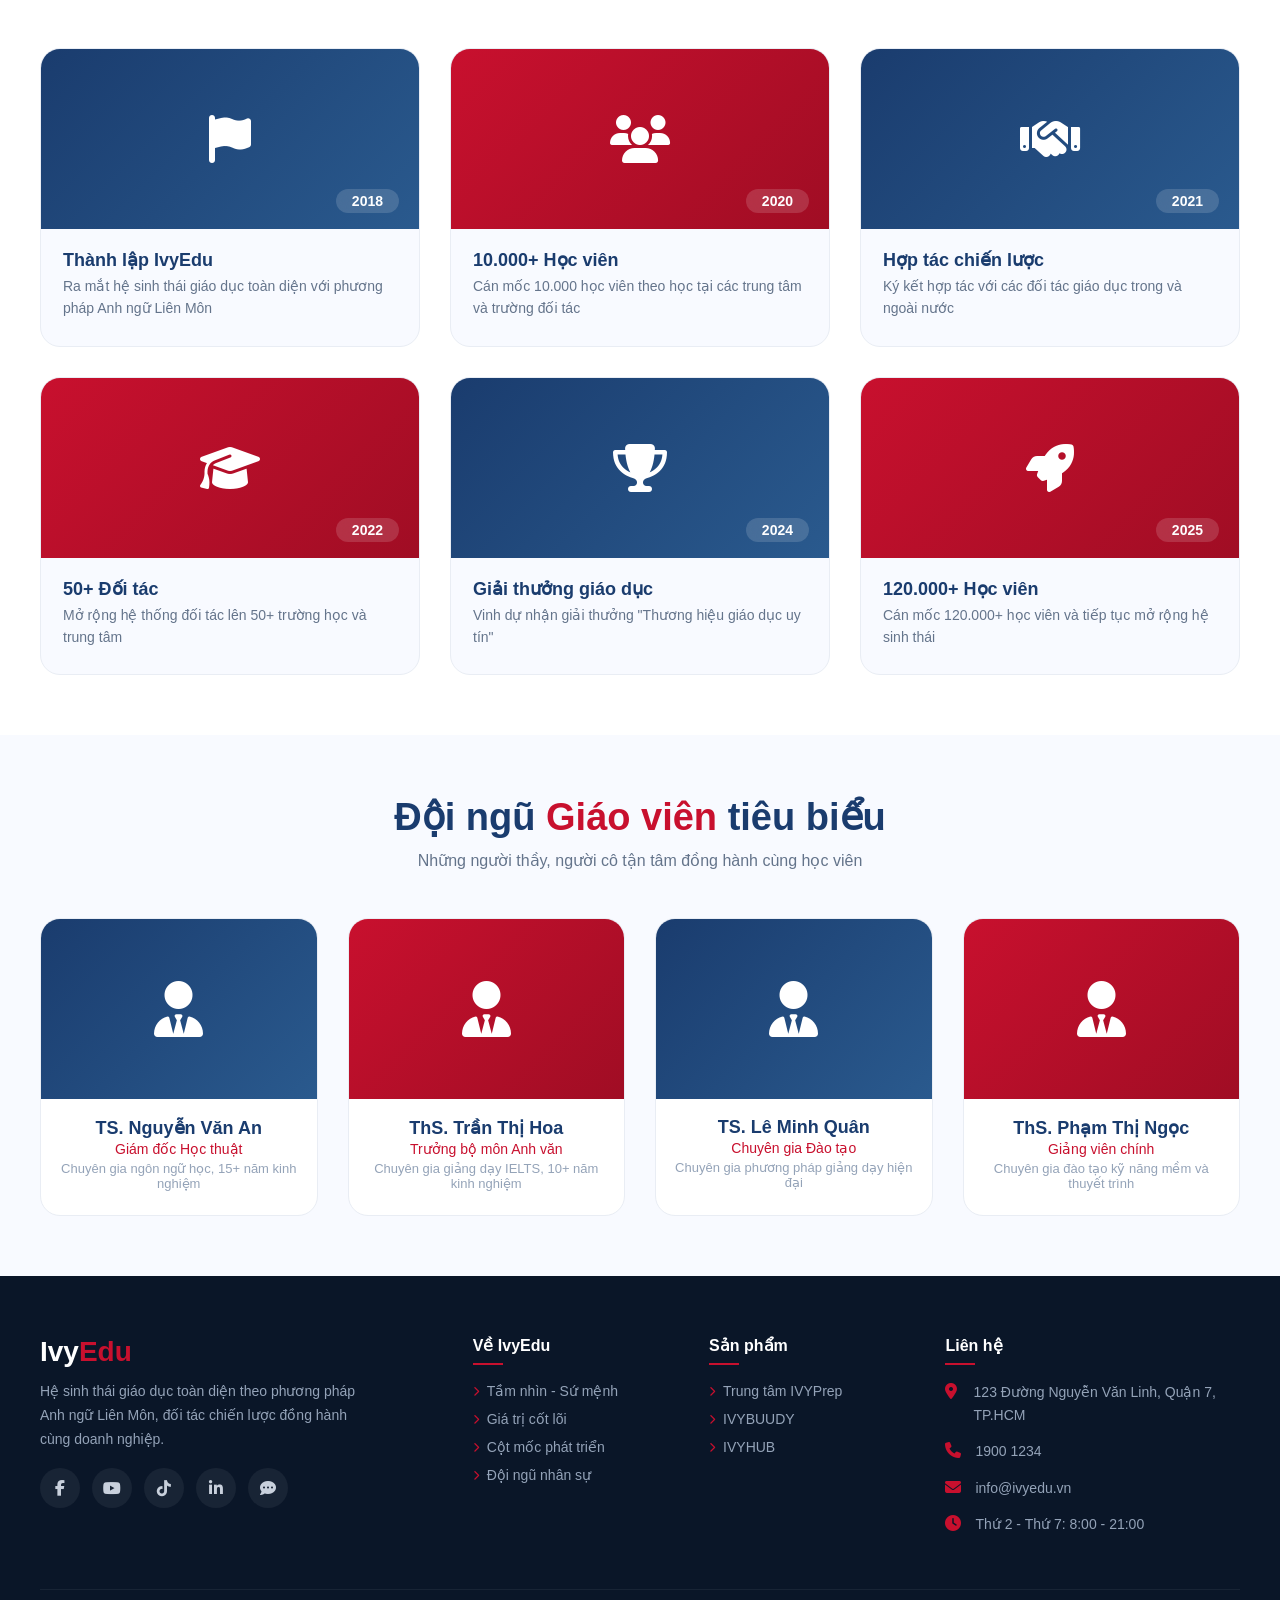
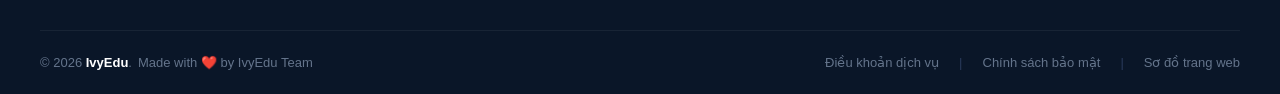
<file: about.html>
<!DOCTYPE html>
<html lang="vi">
<head>
    <meta charset="UTF-8" />
    <meta name="viewport" content="width=device-width, initial-scale=1.0" />
    <title>IvyEdu - Về chúng tôi</title>
    <link rel="stylesheet" href="https://cdnjs.cloudflare.com/ajax/libs/font-awesome/6.5.0/css/all.min.css" />
    <style>
        * {
            margin: 0;
            padding: 0;
            box-sizing: border-box;
            font-family: 'Segoe UI', Tahoma, Geneva, Verdana, sans-serif;
        }

        body {
            background: #f5f7fa;
        }

        /* ============================================= */
        /* ===== HEADER ===== */
        /* ============================================= */

         * {
            margin: 0;
            padding: 0;
            box-sizing: border-box;
            font-family: 'Segoe UI', Tahoma, Geneva, Verdana, sans-serif;
        }

        body {
            background: #f5f7fa;
        }

        /* ========== HEADER ========== */
        .header {
            background: #fff;
            box-shadow: 0 2px 12px rgba(0, 0, 0, 0.08);
            padding: 0 40px;
            position: sticky;
            top: 0;
            z-index: 1000;
        }

        .header-inner {
            max-width: 1280px;
            margin: 0 auto;
            display: flex;
            align-items: center;
            justify-content: space-between;
            height: 80px;
        }

        /* ====== LOGO MỚI ====== */
        .logo {
            display: flex;
            align-items: center;
            gap: 2px;
            text-decoration: none;
        }

        .logo-icon {
            display: flex;
            align-items: center;
            font-size: 32px;
            font-weight: 800;
            letter-spacing: -1px;
        }

        /* Chữ I - màu xanh dương đậm */
        .logo .char-i {
            color: #1A3C6E;
        }

        /* Chữ v - màu xám đen */
        .logo .char-v {
            color: #1e293b;
        }

        /* Chữ y - màu xám đen */
        .logo .char-y {
            color: #1e293b;
        }

        /* Chữ E - màu vàng cam */
        .logo .char-e {
            color: #F5A623;
        }

        /* Chữ d - màu xám đen */
        .logo .char-d {
            color: #1e293b;
        }

        /* Chữ u - màu xám đen */
        .logo .char-u {
            color: #1e293b;
        }

        /* Slogan bên dưới */
        .logo-slogan {
            font-size: 10px;
            font-weight: 600;
            letter-spacing: 1.5px;
            color: #1A3C6E;
            text-transform: uppercase;
            margin-left: 6px;
            padding-left: 6px;
            border-left: 2px solid #F5A623;
            line-height: 1.2;
        }

        .logo-slogan small {
            display: block;
            font-weight: 300;
            font-size: 8px;
            color: #94a3b8;
            letter-spacing: 2px;
        }

        @media (max-width: 768px) {
            .logo-icon {
                font-size: 26px;
            }
            .logo-slogan {
                font-size: 8px;
            }
            .logo-slogan small {
                font-size: 7px;
            }
        }

        @media (max-width: 480px) {
            .logo-icon {
                font-size: 22px;
            }
            .logo-slogan {
                display: none;
            }
        }

        /* ====== NAV MAIN ====== */
        .nav-main {
            display: flex;
            align-items: center;
            gap: 4px;
        }

        .nav-main > li {
            list-style: none;
            position: relative;
        }

        .nav-main > li > a {
            display: block;
            padding: 8px 16px;
            text-decoration: none;
            color: #1e293b;
            font-weight: 500;
            font-size: 15px;
            border-radius: 6px;
            transition: background 0.2s, color 0.2s;
        }

        .nav-main > li > a:hover {
            background: #eef2f6;
            color: #1A3C6E;
        }

        .nav-main > li > a .arrow {
            font-size: 11px;
            margin-left: 4px;
            color: #94a3b8;
        }

        /* DROPDOWN */
        .dropdown {
            position: absolute;
            top: 42px;
            left: 0;
            min-width: 240px;
            background: #fff;
            border-radius: 12px;
            box-shadow: 0 12px 40px rgba(0, 0, 0, 0.12);
            padding: 10px 0;
            opacity: 0;
            visibility: hidden;
            transform: translateY(6px);
            transition: all 0.25s ease;
            border: 1px solid #f0f2f5;
        }

        .nav-main > li:hover .dropdown {
            opacity: 1;
            visibility: visible;
            transform: translateY(0);
        }

        .dropdown li {
            list-style: none;
        }

        .dropdown li a {
            display: block;
            padding: 8px 22px;
            text-decoration: none;
            color: #334155;
            font-size: 14px;
            transition: background 0.15s, color 0.15s;
        }

        .dropdown li a:hover {
            background: #f1f5f9;
            color: #1A3C6E;
        }

        .dropdown .group-title {
            font-weight: 600;
            color: #0f172a;
            padding: 8px 22px 4px;
            font-size: 13px;
            letter-spacing: 0.3px;
            text-transform: uppercase;
            color: #64748b;
        }

        .dropdown .divider {
            height: 1px;
            background: #e9edf2;
            margin: 6px 16px;
        }

        /* RIGHT ACTIONS */
        .header-actions {
            display: flex;
            align-items: center;
            gap: 10px;
        }

        .header-actions a {
            text-decoration: none;
            font-weight: 500;
            font-size: 14px;
            padding: 8px 20px;
            border-radius: 30px;
            transition: all 0.2s;
        }

        .btn-login {
            color: #1A3C6E;
            background: transparent;
            border: 1.5px solid #dce1e8;
        }

        .btn-login:hover {
            background: #f1f5f9;
            border-color: #b0bccb;
        }

        .btn-register {
            color: #fff;
            background: #1A3C6E;
            border: 1.5px solid #1A3C6E;
        }

        .btn-register:hover {
            background: #0F2B4F;
            border-color: #0F2B4F;
        }

        /* ====== RESPONSIVE ====== */
        @media (max-width: 1024px) {
            .header {
                padding: 0 20px;
            }
            .nav-main > li > a {
                padding: 6px 12px;
                font-size: 14px;
            }
        }

        @media (max-width: 768px) {
            .header-inner {
                flex-wrap: wrap;
                height: auto;
                padding: 14px 0;
                gap: 12px;
            }
            .nav-main {
                flex-wrap: wrap;
                justify-content: center;
                gap: 4px;
                width: 100%;
                order: 3;
                border-top: 1px solid #ecf0f4;
                padding-top: 12px;
            }
            .nav-main > li > a {
                font-size: 13px;
                padding: 6px 10px;
            }
            .header-actions {
                gap: 6px;
            }
            .header-actions a {
                padding: 6px 14px;
                font-size: 13px;
            }
            .dropdown {
                min-width: 180px;
                left: -10px;
            }
        }

        @media (max-width: 480px) {
            .header {
                padding: 0 12px;
            }
            .nav-main > li > a {
                font-size: 12px;
                padding: 4px 8px;
            }
            .header-actions a {
                font-size: 12px;
                padding: 4px 12px;
            }
        }
        /* ============================================= */
        /* ===== CHUNG CHO CONTENT ===== */
        /* ============================================= */
        .section-container {
            max-width: 1280px;
            margin: 0 auto;
            padding: 60px 40px;
        }

        .section-title {
            text-align: center;
            font-size: 38px;
            font-weight: 700;
            color: #1A3C6E;
            margin-bottom: 12px;
        }

        .section-title .highlight {
            color: #C8102E;
        }

        .section-subtitle {
            text-align: center;
            font-size: 16px;
            color: #64748b;
            margin-bottom: 48px;
            font-weight: 300;
        }

        /* ============================================= */
        /* ===== BANNER TRANG ===== */
        /* ============================================= */
        .page-banner {
            background: linear-gradient(135deg, #1A3C6E, #0f2b4f);
            padding: 60px 40px;
            text-align: center;
            color: #fff;
            position: relative;
            overflow: hidden;
        }

        .page-banner::before {
            content: '';
            position: absolute;
            top: -50%;
            right: -10%;
            width: 400px;
            height: 400px;
            background: rgba(200, 16, 46, 0.1);
            border-radius: 50%;
        }

        .page-banner::after {
            content: '';
            position: absolute;
            bottom: -30%;
            left: -5%;
            width: 300px;
            height: 300px;
            background: rgba(200, 16, 46, 0.08);
            border-radius: 50%;
        }

        .page-banner h1 {
            font-size: 44px;
            font-weight: 800;
            margin-bottom: 8px;
            position: relative;
            z-index: 1;
        }

        .page-banner h1 .highlight {
            color: #C8102E;
        }

        .page-banner p {
            font-size: 18px;
            opacity: 0.8;
            font-weight: 300;
            position: relative;
            z-index: 1;
        }

        /* ============================================= */
        /* ===== TẦM NHÌN – SỨ MỆNH ===== */
        /* ============================================= */
        .vision-mission {
            background: #fff;
        }

        .vm-grid {
            display: grid;
            grid-template-columns: 1fr 1fr;
            gap: 30px;
        }

        .vm-card {
            background: #f8faff;
            border-radius: 20px;
            overflow: hidden;
            border: 1px solid #e9edf4;
            transition: all 0.4s ease;
        }

        .vm-card:hover {
            transform: translateY(-8px);
            box-shadow: 0 20px 60px rgba(26, 60, 110, 0.10);
        }

        .vm-card .vm-image {
            height: 200px;
            display: flex;
            align-items: center;
            justify-content: center;
            font-size: 56px;
            color: #fff;
            position: relative;
        }

        .vm-card:nth-child(1) .vm-image {
            background: linear-gradient(135deg, #1A3C6E, #2a5a8e);
        }

        .vm-card:nth-child(2) .vm-image {
            background: linear-gradient(135deg, #C8102E, #a00d24);
        }

        .vm-card .vm-image .badge {
            position: absolute;
            bottom: 16px;
            right: 20px;
            background: rgba(255, 255, 255, 0.15);
            backdrop-filter: blur(10px);
            padding: 4px 16px;
            border-radius: 20px;
            font-size: 12px;
            font-weight: 600;
            letter-spacing: 1px;
            text-transform: uppercase;
            color: #fff;
        }

        .vm-card .vm-body {
            padding: 28px 30px 32px;
        }

        .vm-card .vm-body .icon-wrap {
            width: 48px;
            height: 48px;
            border-radius: 12px;
            display: flex;
            align-items: center;
            justify-content: center;
            font-size: 20px;
            color: #fff;
            margin-bottom: 12px;
        }

        .vm-card:nth-child(1) .vm-body .icon-wrap {
            background: #1A3C6E;
        }

        .vm-card:nth-child(2) .vm-body .icon-wrap {
            background: #C8102E;
        }

        .vm-card .vm-body h3 {
            font-size: 24px;
            color: #1A3C6E;
            margin-bottom: 8px;
        }

        .vm-card .vm-body p {
            font-size: 15px;
            color: #475569;
            line-height: 1.8;
        }

        /* ============================================= */
        /* ===== GIÁ TRỊ CỐT LÕI ===== */
        /* ============================================= */
        .core-values {
            background: #f8faff;
        }

        .values-grid {
            display: grid;
            grid-template-columns: repeat(4, 1fr);
            gap: 24px;
        }

        .value-card {
            background: #fff;
            border-radius: 20px;
            overflow: hidden;
            border: 1px solid #e9edf4;
            transition: all 0.4s ease;
        }

        .value-card:hover {
            transform: translateY(-8px);
            box-shadow: 0 20px 50px rgba(26, 60, 110, 0.08);
        }

        .value-card .value-image {
            height: 140px;
            display: flex;
            align-items: center;
            justify-content: center;
            font-size: 48px;
            color: #fff;
        }

        .value-card:nth-child(1) .value-image {
            background: linear-gradient(135deg, #1A3C6E, #2a5a8e);
        }

        .value-card:nth-child(2) .value-image {
            background: linear-gradient(135deg, #C8102E, #a00d24);
        }

        .value-card:nth-child(3) .value-image {
            background: linear-gradient(135deg, #1A3C6E, #2a5a8e);
        }

        .value-card:nth-child(4) .value-image {
            background: linear-gradient(135deg, #C8102E, #a00d24);
        }

        .value-card .value-body {
            padding: 20px 22px 26px;
            text-align: center;
        }

        .value-card .value-body h4 {
            font-size: 18px;
            color: #1A3C6E;
            margin-bottom: 4px;
        }

        .value-card .value-body p {
            font-size: 14px;
            color: #64748b;
            line-height: 1.6;
        }

        /* ============================================= */
        /* ===== CỘT MỐC PHÁT TRIỂN ===== */
        /* ============================================= */
        .milestones {
            background: #fff;
        }

        .milestones-grid {
            display: grid;
            grid-template-columns: repeat(3, 1fr);
            gap: 30px;
        }

        .milestone-card {
            background: #f8faff;
            border-radius: 20px;
            overflow: hidden;
            border: 1px solid #e9edf4;
            transition: all 0.4s ease;
        }

        .milestone-card:hover {
            transform: translateY(-8px);
            box-shadow: 0 20px 50px rgba(26, 60, 110, 0.08);
        }

        .milestone-card .milestone-image {
            height: 180px;
            display: flex;
            align-items: center;
            justify-content: center;
            font-size: 48px;
            color: #fff;
            position: relative;
        }

        .milestone-card:nth-child(1) .milestone-image {
            background: linear-gradient(135deg, #1A3C6E, #2a5a8e);
        }
        .milestone-card:nth-child(2) .milestone-image {
            background: linear-gradient(135deg, #C8102E, #a00d24);
        }
        .milestone-card:nth-child(3) .milestone-image {
            background: linear-gradient(135deg, #1A3C6E, #2a5a8e);
        }
        .milestone-card:nth-child(4) .milestone-image {
            background: linear-gradient(135deg, #C8102E, #a00d24);
        }
        .milestone-card:nth-child(5) .milestone-image {
            background: linear-gradient(135deg, #1A3C6E, #2a5a8e);
        }
        .milestone-card:nth-child(6) .milestone-image {
            background: linear-gradient(135deg, #C8102E, #a00d24);
        }

        .milestone-card .milestone-image .year {
            position: absolute;
            bottom: 16px;
            right: 20px;
            background: rgba(255, 255, 255, 0.15);
            backdrop-filter: blur(10px);
            padding: 4px 16px;
            border-radius: 20px;
            font-size: 14px;
            font-weight: 700;
            color: #fff;
        }

        .milestone-card .milestone-body {
            padding: 20px 22px 26px;
        }

        .milestone-card .milestone-body h4 {
            font-size: 18px;
            color: #1A3C6E;
            margin-bottom: 4px;
        }

        .milestone-card .milestone-body p {
            font-size: 14px;
            color: #64748b;
            line-height: 1.6;
        }

        /* ============================================= */
        /* ===== ĐỘI NGŨ GIÁO VIÊN ===== */
        /* ============================================= */
        .teachers {
            background: #f8faff;
        }

        .teachers-grid {
            display: grid;
            grid-template-columns: repeat(4, 1fr);
            gap: 30px;
        }

        .teacher-card {
            background: #fff;
            border-radius: 20px;
            overflow: hidden;
            border: 1px solid #e9edf4;
            text-align: center;
            transition: all 0.4s ease;
        }

        .teacher-card:hover {
            transform: translateY(-8px);
            box-shadow: 0 20px 50px rgba(26, 60, 110, 0.08);
        }

        .teacher-card .teacher-image {
            height: 180px;
            display: flex;
            align-items: center;
            justify-content: center;
            font-size: 56px;
            color: #fff;
        }

        .teacher-card:nth-child(1) .teacher-image {
            background: linear-gradient(135deg, #1A3C6E, #2a5a8e);
        }
        .teacher-card:nth-child(2) .teacher-image {
            background: linear-gradient(135deg, #C8102E, #a00d24);
        }
        .teacher-card:nth-child(3) .teacher-image {
            background: linear-gradient(135deg, #1A3C6E, #2a5a8e);
        }
        .teacher-card:nth-child(4) .teacher-image {
            background: linear-gradient(135deg, #C8102E, #a00d24);
        }

        .teacher-card .teacher-body {
            padding: 18px 16px 24px;
        }

        .teacher-card .teacher-body h4 {
            font-size: 18px;
            color: #1A3C6E;
            margin-bottom: 2px;
        }

        .teacher-card .teacher-body .role {
            font-size: 14px;
            color: #C8102E;
            font-weight: 500;
        }

        .teacher-card .teacher-body .desc {
            font-size: 13px;
            color: #94a3b8;
            margin-top: 4px;
        }

        /* ============================================= */
        /* ===== FOOTER ===== */
        /* ============================================= */
        .footer {
            background: #0a1628;
            color: #c8d0dc;
            padding: 60px 40px 0;
        }

        .footer-container {
            max-width: 1280px;
            margin: 0 auto;
        }

        .footer-top {
            display: grid;
            grid-template-columns: 2fr 1fr 1fr 1.5fr;
            gap: 40px;
            padding-bottom: 40px;
            border-bottom: 1px solid rgba(255, 255, 255, 0.06);
        }

        .footer-col .flogo {
            font-size: 28px;
            font-weight: 800;
            color: #fff;
            margin-bottom: 12px;
            display: block;
            text-decoration: none;
        }

        .footer-col .flogo .highlight {
            color: #C8102E;
        }
        .footer-col .flogo .blue {
            color: #fff;
        }

        .footer-col .desc {
            font-size: 14px;
            line-height: 1.7;
            color: #94a3b8;
            margin-bottom: 16px;
            max-width: 320px;
        }

        .footer-col .social {
            display: flex;
            gap: 12px;
        }

        .footer-col .social a {
            width: 40px;
            height: 40px;
            border-radius: 50%;
            background: rgba(255, 255, 255, 0.06);
            display: flex;
            align-items: center;
            justify-content: center;
            color: #c8d0dc;
            font-size: 16px;
            transition: all 0.3s ease;
            text-decoration: none;
        }

        .footer-col .social a:hover {
            background: #C8102E;
            color: #fff;
            transform: translateY(-3px);
        }

        .footer-col h4 {
            font-size: 16px;
            font-weight: 700;
            color: #fff;
            margin-bottom: 16px;
            position: relative;
            padding-bottom: 10px;
        }

        .footer-col h4::after {
            content: '';
            position: absolute;
            bottom: 0;
            left: 0;
            width: 30px;
            height: 2px;
            background: #C8102E;
        }

        .footer-col ul {
            list-style: none;
        }

        .footer-col ul li {
            margin-bottom: 10px;
        }

        .footer-col ul li a {
            color: #94a3b8;
            text-decoration: none;
            font-size: 14px;
            transition: all 0.3s ease;
            display: inline-flex;
            align-items: center;
            gap: 8px;
        }

        .footer-col ul li a:hover {
            color: #fff;
            transform: translateX(4px);
        }

        .footer-col ul li a i {
            font-size: 10px;
            color: #C8102E;
        }

        .footer-col .contact-item {
            display: flex;
            align-items: flex-start;
            gap: 12px;
            margin-bottom: 14px;
            font-size: 14px;
            color: #94a3b8;
            line-height: 1.6;
        }

        .footer-col .contact-item i {
            width: 18px;
            color: #C8102E;
            font-size: 16px;
            margin-top: 2px;
        }

        .footer-col .contact-item a {
            color: #94a3b8;
            text-decoration: none;
            transition: color 0.3s ease;
        }

        .footer-col .contact-item a:hover {
            color: #fff;
        }

        .footer-bottom {
            padding: 24px 0;
            display: flex;
            justify-content: space-between;
            align-items: center;
            flex-wrap: wrap;
            gap: 16px;
            border-top: 1px solid rgba(255, 255, 255, 0.06);
            margin-top: 40px;
            font-size: 13px;
            color: #64748b;
        }

        .footer-bottom .copyright {
            display: flex;
            align-items: center;
            gap: 6px;
        }

        .footer-bottom .copyright .heart {
            color: #C8102E;
        }

        .footer-bottom .links {
            display: flex;
            gap: 20px;
        }

        .footer-bottom .links a {
            color: #64748b;
            text-decoration: none;
            transition: color 0.3s ease;
            font-size: 13px;
        }

        .footer-bottom .links a:hover {
            color: #fff;
        }

        .footer-bottom .links .divider {
            color: #2a3a5a;
        }

        /* ============================================= */
        /* ===== RESPONSIVE ===== */
        /* ============================================= */
        @media (max-width: 1024px) {
            .section-container {
                padding: 40px 24px;
            }
            .section-title {
                font-size: 30px;
            }
            .page-banner h1 {
                font-size: 34px;
            }
            .values-grid {
                grid-template-columns: repeat(2, 1fr);
            }
            .milestones-grid {
                grid-template-columns: repeat(2, 1fr);
            }
            .teachers-grid {
                grid-template-columns: repeat(2, 1fr);
            }
            .footer {
                padding: 40px 24px 0;
            }
            .footer-top {
                grid-template-columns: 1fr 1fr;
                gap: 30px;
            }
            .footer-col:first-child {
                grid-column: 1 / -1;
            }
            .footer-col .desc {
                max-width: 100%;
            }
        }

        @media (max-width: 768px) {
            .section-container {
                padding: 40px 20px;
            }
            .section-title {
                font-size: 26px;
            }
            .section-subtitle {
                font-size: 14px;
                margin-bottom: 32px;
            }
            .page-banner h1 {
                font-size: 28px;
            }
            .page-banner p {
                font-size: 15px;
            }
            .vm-grid {
                grid-template-columns: 1fr;
                max-width: 480px;
                margin: 0 auto;
            }
            .vm-card .vm-image {
                height: 160px;
                font-size: 40px;
            }
            .values-grid {
                grid-template-columns: 1fr 1fr;
                gap: 16px;
            }
            .milestones-grid {
                grid-template-columns: 1fr;
                max-width: 420px;
                margin: 0 auto;
            }
            .teachers-grid {
                grid-template-columns: 1fr 1fr;
                gap: 20px;
            }
            .footer {
                padding: 30px 20px 0;
            }
            .footer-top {
                grid-template-columns: 1fr;
                gap: 28px;
            }
            .footer-col:first-child {
                grid-column: 1;
            }
            .footer-bottom {
                flex-direction: column;
                text-align: center;
                padding: 20px 0;
            }
            .footer-bottom .links {
                flex-wrap: wrap;
                justify-content: center;
                gap: 12px;
            }
            .footer-bottom .links .divider {
                display: none;
            }
        }

        @media (max-width: 480px) {
            .section-container {
                padding: 30px 16px;
            }
            .section-title {
                font-size: 22px;
            }
            .page-banner {
                padding: 40px 20px;
            }
            .page-banner h1 {
                font-size: 24px;
            }
            .vm-card .vm-body {
                padding: 20px;
            }
            .vm-card .vm-body h3 {
                font-size: 20px;
            }
            .vm-card .vm-body p {
                font-size: 14px;
            }
            .values-grid {
                grid-template-columns: 1fr;
                max-width: 320px;
                margin: 0 auto;
            }
            .teachers-grid {
                grid-template-columns: 1fr;
                max-width: 320px;
                margin: 0 auto;
            }
            .value-card .value-image {
                height: 110px;
                font-size: 36px;
            }
            .milestone-card .milestone-image {
                height: 150px;
            }
            .teacher-card .teacher-image {
                height: 150px;
            }
            .footer {
                padding: 24px 16px 0;
            }
            .footer-col .flogo {
                font-size: 24px;
            }
            .footer-col h4 {
                font-size: 15px;
            }
            .footer-col .social a {
                width: 36px;
                height: 36px;
                font-size: 14px;
            }
        }
    </style>
</head>
<body>

    <!-- ========================================== -->
    <!-- ===== HEADER ===== -->
    <!-- ========================================== -->
    <header class="header">
        <div class="header-inner">

            <!-- ===== LOGO MỚI ===== -->
            <a href="index.html" class="logo">
                <div class="logo-icon">
                    <span class="char-i">I</span>
                    <span class="char-v">v</span>
                    <span class="char-y">y</span>
                    <span class="char-e">E</span>
                    <span class="char-d">d</span>
                    <span class="char-u">u</span>
                </div>
                <div class="logo-slogan">
                    A Venue with Multiple Values
                    <small>IvyEdu</small>
                </div>
            </a>

            <!-- MAIN NAVIGATION -->
            <ul class="nav-main">
                <li><a href="index.html">Home</a></li>

                <li>
                    <a href="about.html">
                        Về IvyEdu <span class="arrow">▾</span>
                    </a>
                    <ul class="dropdown">
                        <li><a href="about.html#vision-mission">Tầm nhìn - Sứ mệnh</a></li>
                        <li><a href="about.html#values">Giá trị cốt lõi</a></li>
                        <li><a href="about.html">Cột mốc phát triển</a></li>
                        <li><a href="about.html#team">Đội ngũ nhân sự</a></li>
                    </ul>
                </li>

                <li>
                    <a href="Course.html">
                        Sản phẩm <span class="arrow">▾</span>
                    </a>
                    <ul class="dropdown">
                        <li><a href="Course.html">Trung tâm ngoại ngữ IVYPrep</a></li>
                        <li><a href="Course.html">IVYBUUDDY</a></li>
                        <li><a href="Course.html">IVYHUB</a></li>
                    </ul>
                </li>

                <li>
                    <a href="solution.html">
                        Giải pháp <span class="arrow">▾</span>
                    </a>
                    <ul class="dropdown">
                        <li class="group-title">B2C – Cá nhân</li>
                        <li><a href="Course.html">Giới thiệu giải pháp</a></li>
                        <li><a href="Course.html">Đào tạo nhân sự</a></li>
                        <li><a href="Course.html">Báo giá</a></li>

                        <li class="divider"></li>

                        <li class="group-title">B2B – Doanh nghiệp / Nhà trường</li>
                        <li><a href="solution.html">Giới thiệu giải pháp</a></li>
                        <li><a href="solution.html">Đào tạo nhân sự</a></li>
                        <li><a href="solution.html">Báo giá</a></li>

                        <li class="divider"></li>

                        <li class="group-title">B2B2C – Đối tác / Affiliate</li>
                        <li><a href="affiliate .html">Lợi ích cho đối tác</a></li>
                        <li><a href="affiliate .html">Affiliate</a></li>
                        <li><a href="affiliate .html#commission">Chính sách hoa hồng</a></li>
                    </ul>
                </li>

                <li>
                    <a href="recruitment/recruitment.html">
                        Tuyển dụng <span class="arrow">▾</span>
                    </a>
                    <ul class="dropdown">
                        <li><a href="recruitment/recruitment.html">Làm giáo viên</a></li>
                        <li><a href="recruitment/recruitment.html">Làm công tác viên giảng dạy</a></li>
                        <li><a href="recruitment/recruitment.html">Làm nhân viên parttime</a></li>
                    </ul>
                </li>

                <li><a href="Blog/blog.html">Tin tức</a></li>
                <li><a href="FAQ.html">FAQ</a></li>
            </ul>

            <!-- RIGHT ACTIONS -->
            <div class="header-actions">
                <a href="#" class="btn-login">Login</a>
                <a href="#" class="btn-register">Register</a>
            </div>

        </div>
    </header>

    <!-- ========================================== -->
    <!-- ===== BANNER TRANG ===== -->
    <!-- ========================================== -->
    <section class="page-banner" id="vision">
        <h1>Về <span class="highlight">IvyEdu</span></h1>
        <p>Hành trình kiến tạo giá trị giáo dục bền vững</p>
    </section>

    <!-- ========================================== -->
    <!-- ===== TẦM NHÌN – SỨ MỆNH ===== -->
    <!-- ========================================== -->
    <section class="vision-mission">
        <div class="section-container">
            <h2 class="section-title">
                Tầm nhìn – <span class="highlight">Sứ mệnh</span>
            </h2>
            <p class="section-subtitle">
                Định hướng phát triển và cam kết của IvyEdu
            </p>

            <div class="vm-grid">
                <div class="vm-card">
                    <div class="vm-image">
                        <i class="fas fa-eye"></i>
                        <span class="badge">Vision</span>
                    </div>
                    <div class="vm-body">
                        <div class="icon-wrap"><i class="fas fa-eye"></i></div>
                        <h3>Tầm nhìn</h3>
                        <p>
                            Trở thành hệ sinh thái giáo dục hàng đầu khu vực, tiên phong trong việc đào tạo thế hệ trẻ 
                            Việt Nam có tư duy toàn cầu, năng lực cạnh tranh quốc tế và giá trị cốt lõi bền vững.
                        </p>
                    </div>
                </div>

                <div class="vm-card">
                    <div class="vm-image">
                        <i class="fas fa-rocket"></i>
                        <span class="badge">Mission</span>
                    </div>
                    <div class="vm-body">
                        <div class="icon-wrap"><i class="fas fa-rocket"></i></div>
                        <h3>Sứ mệnh</h3>
                        <p>
                            Kiến tạo một môi trường giáo dục toàn diện, kết hợp phương pháp Anh ngữ Liên Môn 
                            cùng công nghệ hiện đại, giúp mỗi học viên phát triển tối đa tiềm năng và sẵn sàng 
                            hội nhập toàn cầu.
                        </p>
                    </div>
                </div>
            </div>
        </div>
    </section>

    <!-- ========================================== -->
    <!-- ===== GIÁ TRỊ CỐT LÕI ===== -->
    <!-- ========================================== -->
    <section class="core-values" id="values">
        <div class="section-container">
            <h2 class="section-title">
                Giá trị <span class="highlight">Cốt lõi</span>
            </h2>
            <p class="section-subtitle">
                4 giá trị nền tảng định hình mọi hoạt động của IvyEdu
            </p>

            <div class="values-grid">
                <div class="value-card">
                    <div class="value-image"><i class="fas fa-star"></i></div>
                    <div class="value-body">
                        <h4>Chất lượng vượt trội</h4>
                        <p>Cam kết mang đến chương trình đào tạo đạt chuẩn quốc tế</p>
                    </div>
                </div>
                <div class="value-card">
                    <div class="value-image"><i class="fas fa-heart"></i></div>
                    <div class="value-body">
                        <h4>Tận tâm – Yêu thương</h4>
                        <p>Đồng hành và thấu hiểu từng học viên</p>
                    </div>
                </div>
                <div class="value-card">
                    <div class="value-image"><i class="fas fa-lightbulb"></i></div>
                    <div class="value-body">
                        <h4>Đổi mới sáng tạo</h4>
                        <p>Liên tục cập nhật xu hướng và công nghệ giáo dục tiên tiến</p>
                    </div>
                </div>
                <div class="value-card">
                    <div class="value-image"><i class="fas fa-handshake"></i></div>
                    <div class="value-body">
                        <h4>Trách nhiệm cộng đồng</h4>
                        <p>Đóng góp vào sự phát triển bền vững của xã hội</p>
                    </div>
                </div>
            </div>
        </div>
    </section>

    <!-- ========================================== -->
    <!-- ===== CỘT MỐC PHÁT TRIỂN ===== -->
    <!-- ========================================== -->
    <section class="milestones" id="milestones">
        <div class="section-container">
            <h2 class="section-title">
                Cột mốc <span class="highlight">Phát triển</span>
            </h2>
            <p class="section-subtitle">
                Những dấu ấn quan trọng trong hành trình của IvyEdu
            </p>

            <div class="milestones-grid">
                <div class="milestone-card">
                    <div class="milestone-image">
                        <i class="fas fa-flag"></i>
                        <span class="year">2018</span>
                    </div>
                    <div class="milestone-body">
                        <h4>Thành lập IvyEdu</h4>
                        <p>Ra mắt hệ sinh thái giáo dục toàn diện với phương pháp Anh ngữ Liên Môn</p>
                    </div>
                </div>

                <div class="milestone-card">
                    <div class="milestone-image">
                        <i class="fas fa-users"></i>
                        <span class="year">2020</span>
                    </div>
                    <div class="milestone-body">
                        <h4>10.000+ Học viên</h4>
                        <p>Cán mốc 10.000 học viên theo học tại các trung tâm và trường đối tác</p>
                    </div>
                </div>

                <div class="milestone-card">
                    <div class="milestone-image">
                        <i class="fas fa-handshake"></i>
                        <span class="year">2021</span>
                    </div>
                    <div class="milestone-body">
                        <h4>Hợp tác chiến lược</h4>
                        <p>Ký kết hợp tác với các đối tác giáo dục trong và ngoài nước</p>
                    </div>
                </div>

                <div class="milestone-card">
                    <div class="milestone-image">
                        <i class="fas fa-graduation-cap"></i>
                        <span class="year">2022</span>
                    </div>
                    <div class="milestone-body">
                        <h4>50+ Đối tác</h4>
                        <p>Mở rộng hệ thống đối tác lên 50+ trường học và trung tâm</p>
                    </div>
                </div>

                <div class="milestone-card">
                    <div class="milestone-image">
                        <i class="fas fa-trophy"></i>
                        <span class="year">2024</span>
                    </div>
                    <div class="milestone-body">
                        <h4>Giải thưởng giáo dục</h4>
                        <p>Vinh dự nhận giải thưởng "Thương hiệu giáo dục uy tín"</p>
                    </div>
                </div>

                <div class="milestone-card">
                    <div class="milestone-image">
                        <i class="fas fa-rocket"></i>
                        <span class="year">2025</span>
                    </div>
                    <div class="milestone-body">
                        <h4>120.000+ Học viên</h4>
                        <p>Cán mốc 120.000+ học viên và tiếp tục mở rộng hệ sinh thái</p>
                    </div>
                </div>
            </div>
        </div>
    </section>

    <!-- ========================================== -->
    <!-- ===== ĐỘI NGŨ GIÁO VIÊN ===== -->
    <!-- ========================================== -->
    <section class="teachers" id="teachers">
        <div class="section-container">
            <h2 class="section-title">
                Đội ngũ <span class="highlight">Giáo viên</span> tiêu biểu
            </h2>
            <p class="section-subtitle">
                Những người thầy, người cô tận tâm đồng hành cùng học viên
            </p>

            <div class="teachers-grid">
                <div class="teacher-card">
                    <div class="teacher-image"><i class="fas fa-user-tie"></i></div>
                    <div class="teacher-body">
                        <h4>TS. Nguyễn Văn An</h4>
                        <div class="role">Giám đốc Học thuật</div>
                        <div class="desc">Chuyên gia ngôn ngữ học, 15+ năm kinh nghiệm</div>
                    </div>
                </div>

                <div class="teacher-card">
                    <div class="teacher-image"><i class="fas fa-user-tie"></i></div>
                    <div class="teacher-body">
                        <h4>ThS. Trần Thị Hoa</h4>
                        <div class="role">Trưởng bộ môn Anh văn</div>
                        <div class="desc">Chuyên gia giảng dạy IELTS, 10+ năm kinh nghiệm</div>
                    </div>
                </div>

                <div class="teacher-card">
                    <div class="teacher-image"><i class="fas fa-user-tie"></i></div>
                    <div class="teacher-body">
                        <h4>TS. Lê Minh Quân</h4>
                        <div class="role">Chuyên gia Đào tạo</div>
                        <div class="desc">Chuyên gia phương pháp giảng dạy hiện đại</div>
                    </div>
                </div>

                <div class="teacher-card">
                    <div class="teacher-image"><i class="fas fa-user-tie"></i></div>
                    <div class="teacher-body">
                        <h4>ThS. Phạm Thị Ngọc</h4>
                        <div class="role">Giảng viên chính</div>
                        <div class="desc">Chuyên gia đào tạo kỹ năng mềm và thuyết trình</div>
                    </div>
                </div>
            </div>
        </div>
    </section>

    <!-- ========================================== -->
    <!-- ===== FOOTER ===== -->
    <!-- ========================================== -->
    <footer class="footer">
        <div class="footer-container">

            <div class="footer-top">
                <div class="footer-col">
                    <a href="index.html" class="flogo">
                        <span class="blue">Ivy</span><span class="highlight">Edu</span>
                    </a>
                    <p class="desc">
                        Hệ sinh thái giáo dục toàn diện theo phương pháp Anh ngữ Liên Môn, 
                        đối tác chiến lược đồng hành cùng doanh nghiệp.
                    </p>
                    <div class="social">
                        <a href="#" aria-label="Facebook"><i class="fab fa-facebook-f"></i></a>
                        <a href="#" aria-label="YouTube"><i class="fab fa-youtube"></i></a>
                        <a href="#" aria-label="TikTok"><i class="fab fa-tiktok"></i></a>
                        <a href="#" aria-label="LinkedIn"><i class="fab fa-linkedin-in"></i></a>
                        <a href="#" aria-label="Zalo"><i class="fas fa-comment-dots"></i></a>
                    </div>
                </div>

                <div class="footer-col">
                    <h4>Về IvyEdu</h4>
                    <ul>
                        <li><a href="#vision"><i class="fas fa-chevron-right"></i> Tầm nhìn - Sứ mệnh</a></li>
                        <li><a href="#values"><i class="fas fa-chevron-right"></i> Giá trị cốt lõi</a></li>
                        <li><a href="#milestones"><i class="fas fa-chevron-right"></i> Cột mốc phát triển</a></li>
                        <li><a href="#teachers"><i class="fas fa-chevron-right"></i> Đội ngũ nhân sự</a></li>
                    </ul>
                </div>

                <div class="footer-col">
                    <h4>Sản phẩm</h4>
                    <ul>
                        <li><a href="#"><i class="fas fa-chevron-right"></i> Trung tâm IVYPrep</a></li>
                        <li><a href="#"><i class="fas fa-chevron-right"></i> IVYBUUDY</a></li>
                        <li><a href="#"><i class="fas fa-chevron-right"></i> IVYHUB</a></li>
                    </ul>
                </div>

                <div class="footer-col">
                    <h4>Liên hệ</h4>
                    <div class="contact-item">
                        <i class="fas fa-map-marker-alt"></i>
                        <span>123 Đường Nguyễn Văn Linh, Quận 7, TP.HCM</span>
                    </div>
                    <div class="contact-item">
                        <i class="fas fa-phone"></i>
                        <a href="tel:19001234">1900 1234</a>
                    </div>
                    <div class="contact-item">
                        <i class="fas fa-envelope"></i>
                        <a href="mailto:info@ivyedu.vn">info@ivyedu.vn</a>
                    </div>
                    <div class="contact-item">
                        <i class="fas fa-clock"></i>
                        <span>Thứ 2 - Thứ 7: 8:00 - 21:00</span>
                    </div>
                </div>
            </div>

            <div class="footer-bottom">
                <div class="copyright">
                    <span>&copy; 2026 <strong style="color:#fff;">IvyEdu</strong>.</span>
                    <span>Made with <span class="heart">❤️</span> by IvyEdu Team</span>
                </div>
                <div class="links">
                    <a href="#">Điều khoản dịch vụ</a>
                    <span class="divider">|</span>
                    <a href="#">Chính sách bảo mật</a>
                    <span class="divider">|</span>
                    <a href="#">Sơ đồ trang web</a>
                </div>
            </div>

        </div>
    </footer>

</body>
</html>
</file>
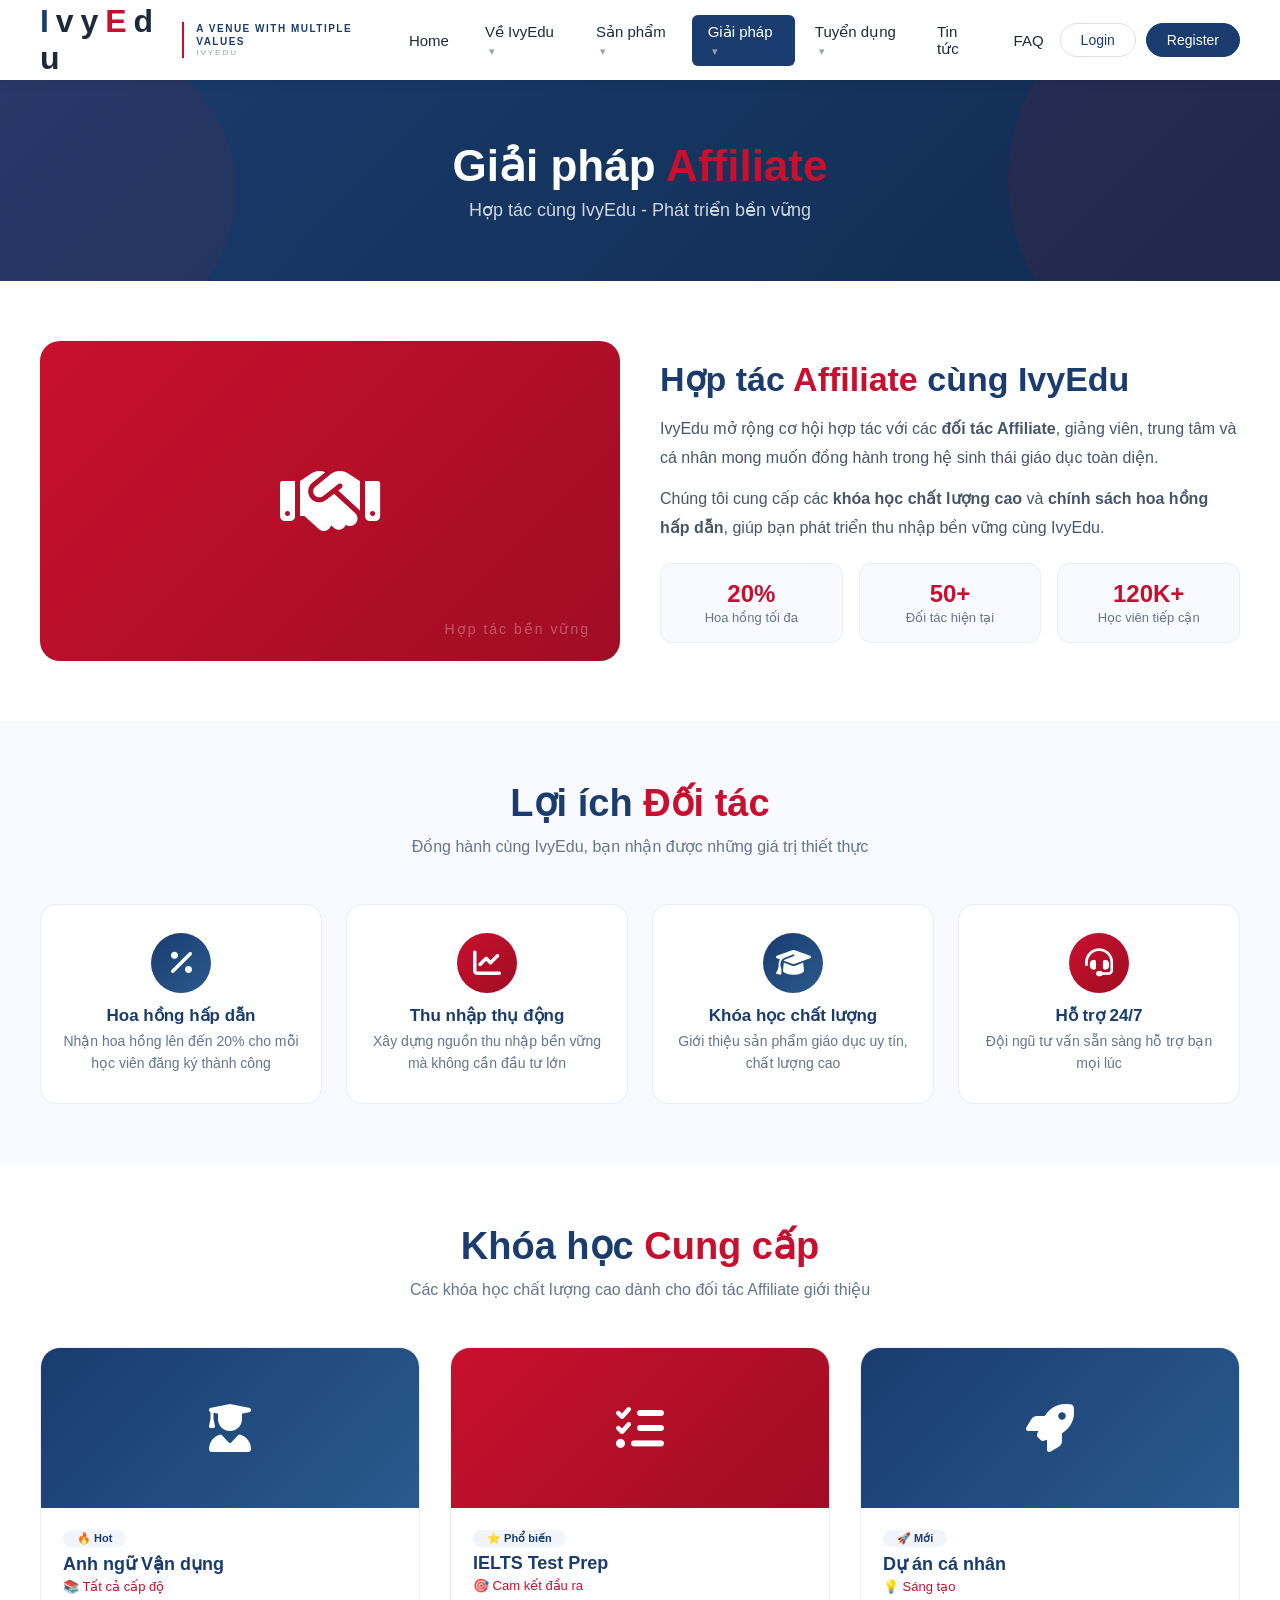
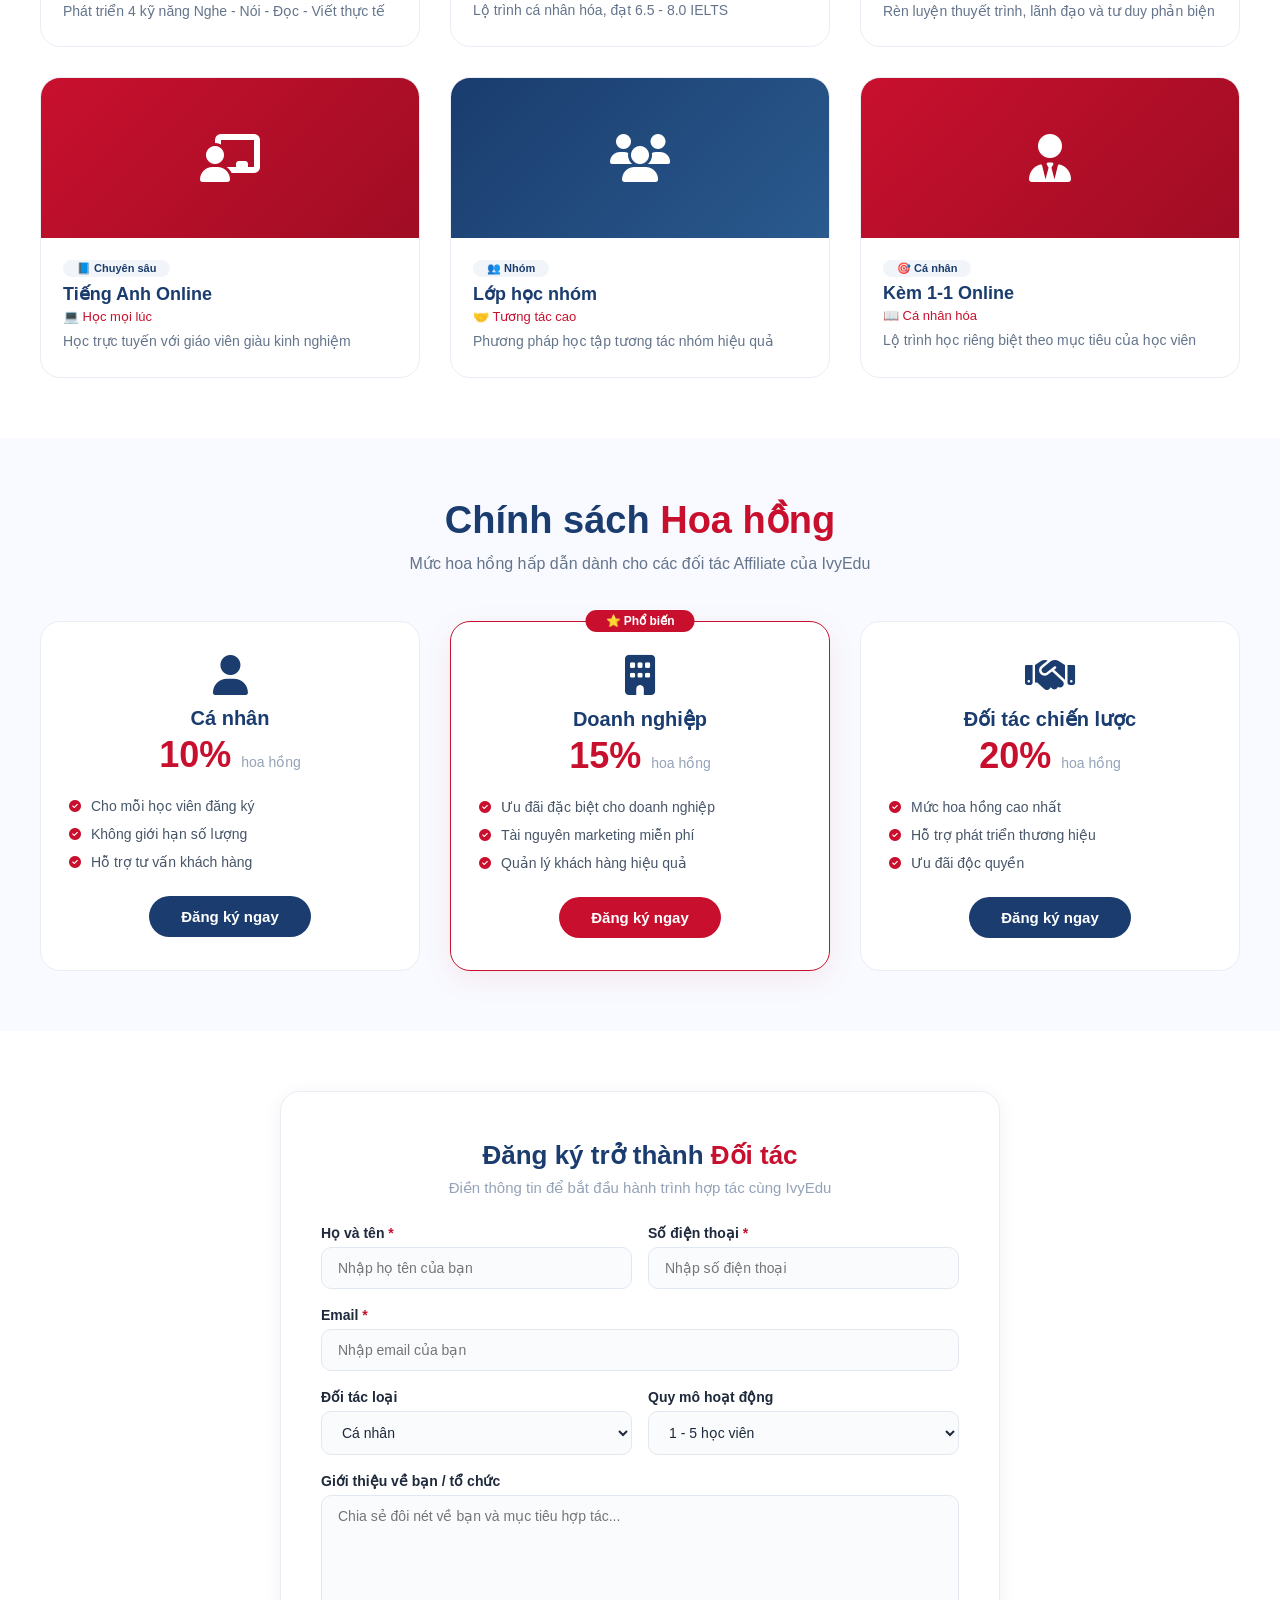
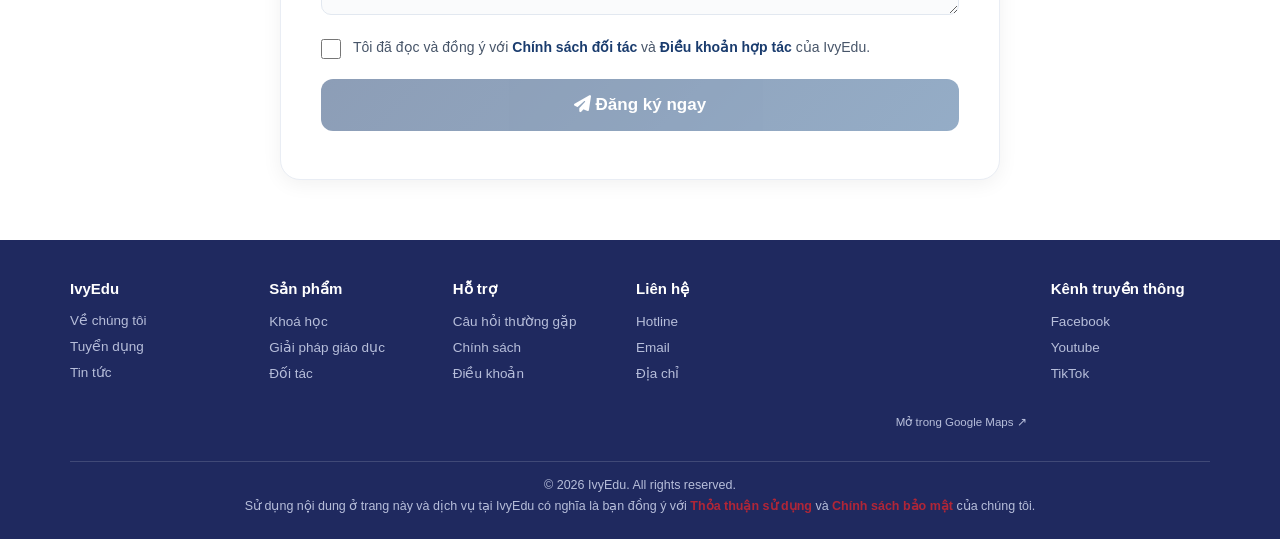
<file: affiliate .html>
<!DOCTYPE html>
<html lang="vi">
<head>
    <meta charset="UTF-8" />
    <meta name="viewport" content="width=device-width, initial-scale=1.0" />
    <title>IvyEdu - Giải pháp Affiliate</title>
    <link rel="stylesheet" href="https://cdnjs.cloudflare.com/ajax/libs/font-awesome/6.5.0/css/all.min.css" />
    <style>
        * {
            margin: 0;
            padding: 0;
            box-sizing: border-box;
            font-family: 'Segoe UI', Tahoma, Geneva, Verdana, sans-serif;
        }

        body {
            background: #f5f7fa;
        }

        /* ============================================= */
        /* ===== HEADER ===== */
        /* ============================================= */
        .header {
            background: #fff;
            box-shadow: 0 2px 12px rgba(0, 0, 0, 0.08);
            padding: 0 40px;
            position: sticky;
            top: 0;
            z-index: 1000;
        }

        .header-inner {
            max-width: 1280px;
            margin: 0 auto;
            display: flex;
            align-items: center;
            justify-content: space-between;
            height: 80px;
        }

        .logo {
            display: flex;
            align-items: center;
            gap: 12px;
            text-decoration: none;
        }

        .logo-text {
            font-size: 32px;
            font-weight: 800;
            letter-spacing: -1px;
        }

        .logo-text .blue {
            color: #1A3C6E;
        }

        .logo-text .red {
            color: #C8102E;
        }

        .logo-text .gray {
            color: #1e293b;
        }

        .logo-slogan {
            font-size: 10px;
            font-weight: 600;
            letter-spacing: 1.5px;
            color: #1A3C6E;
            text-transform: uppercase;
            padding-left: 12px;
            border-left: 2px solid #C8102E;
            line-height: 1.3;
        }

        .logo-slogan small {
            display: block;
            font-weight: 300;
            font-size: 8px;
            color: #94a3b8;
            letter-spacing: 2px;
        }

        @media (max-width: 768px) {
            .logo-text {
                font-size: 26px;
            }
            .logo-slogan {
                font-size: 8px;
            }
            .logo-slogan small {
                font-size: 7px;
            }
        }

        @media (max-width: 480px) {
            .logo-text {
                font-size: 22px;
            }
            .logo-slogan {
                display: none;
            }
        }

        .nav-main {
            display: flex;
            align-items: center;
            gap: 4px;
        }

        .nav-main>li {
            list-style: none;
            position: relative;
        }

        .nav-main>li>a {
            display: block;
            padding: 8px 16px;
            text-decoration: none;
            color: #1e293b;
            font-weight: 500;
            font-size: 15px;
            border-radius: 6px;
            transition: background 0.2s, color 0.2s;
        }

        .nav-main>li>a:hover {
            background: #eef2f6;
            color: #1A3C6E;
        }

        .nav-main>li>a.active {
            background: #1A3C6E;
            color: #fff;
        }

        .nav-main>li>a .arrow {
            font-size: 11px;
            margin-left: 4px;
            color: #94a3b8;
        }

        .dropdown {
            position: absolute;
            top: 42px;
            left: 0;
            min-width: 240px;
            background: #fff;
            border-radius: 12px;
            box-shadow: 0 12px 40px rgba(0, 0, 0, 0.12);
            padding: 10px 0;
            opacity: 0;
            visibility: hidden;
            transform: translateY(6px);
            transition: all 0.25s ease;
            border: 1px solid #f0f2f5;
        }

        .nav-main>li:hover .dropdown {
            opacity: 1;
            visibility: visible;
            transform: translateY(0);
        }

        .dropdown li {
            list-style: none;
        }

        .dropdown li a {
            display: block;
            padding: 8px 22px;
            text-decoration: none;
            color: #334155;
            font-size: 14px;
            transition: background 0.15s, color 0.15s;
        }

        .dropdown li a:hover {
            background: #f1f5f9;
            color: #1A3C6E;
        }

        .dropdown .group-title {
            font-weight: 600;
            color: #0f172a;
            padding: 8px 22px 4px;
            font-size: 13px;
            letter-spacing: 0.3px;
            text-transform: uppercase;
            color: #64748b;
        }

        .dropdown .divider {
            height: 1px;
            background: #e9edf2;
            margin: 6px 16px;
        }

        .header-actions {
            display: flex;
            align-items: center;
            gap: 10px;
        }

        .header-actions a {
            text-decoration: none;
            font-weight: 500;
            font-size: 14px;
            padding: 8px 20px;
            border-radius: 30px;
            transition: all 0.2s;
        }

        .btn-login {
            color: #1A3C6E;
            background: transparent;
            border: 1.5px solid #dce1e8;
        }

        .btn-login:hover {
            background: #f1f5f9;
            border-color: #b0bccb;
        }

        .btn-register {
            color: #fff;
            background: #1A3C6E;
            border: 1.5px solid #1A3C6E;
        }

        .btn-register:hover {
            background: #0F2B4F;
            border-color: #0F2B4F;
        }

        @media (max-width: 1024px) {
            .header {
                padding: 0 20px;
            }
            .nav-main>li>a {
                padding: 6px 12px;
                font-size: 14px;
            }
        }

        @media (max-width: 768px) {
            .header-inner {
                flex-wrap: wrap;
                height: auto;
                padding: 14px 0;
                gap: 12px;
            }
            .nav-main {
                flex-wrap: wrap;
                justify-content: center;
                gap: 4px;
                width: 100%;
                order: 3;
                border-top: 1px solid #ecf0f4;
                padding-top: 12px;
            }
            .nav-main>li>a {
                font-size: 13px;
                padding: 6px 10px;
            }
            .header-actions {
                gap: 6px;
            }
            .header-actions a {
                padding: 6px 14px;
                font-size: 13px;
            }
            .dropdown {
                min-width: 180px;
                left: -10px;
            }
        }

        @media (max-width: 480px) {
            .header {
                padding: 0 12px;
            }
            .nav-main>li>a {
                font-size: 12px;
                padding: 4px 8px;
            }
            .header-actions a {
                font-size: 12px;
                padding: 4px 12px;
            }
        }

        /* ============================================= */
        /* ===== BANNER ===== */
        /* ============================================= */
        .page-banner {
            background: linear-gradient(135deg, #1A3C6E, #0f2b4f);
            padding: 60px 40px;
            text-align: center;
            color: #fff;
            position: relative;
            overflow: hidden;
        }

        .page-banner::before {
            content: '';
            position: absolute;
            top: -50%;
            right: -10%;
            width: 400px;
            height: 400px;
            background: rgba(200, 16, 46, 0.1);
            border-radius: 50%;
        }

        .page-banner::after {
            content: '';
            position: absolute;
            bottom: -30%;
            left: -5%;
            width: 300px;
            height: 300px;
            background: rgba(200, 16, 46, 0.08);
            border-radius: 50%;
        }

        .page-banner h1 {
            font-size: 44px;
            font-weight: 800;
            margin-bottom: 8px;
            position: relative;
            z-index: 1;
        }

        .page-banner h1 .highlight {
            color: #C8102E;
        }

        .page-banner p {
            font-size: 18px;
            opacity: 0.8;
            font-weight: 300;
            position: relative;
            z-index: 1;
        }

        /* ============================================= */
        /* ===== GIỚI THIỆU AFFILIATE ===== */
        /* ============================================= */
        .affiliate-intro {
            padding: 60px 40px;
            max-width: 1280px;
            margin: 0 auto;
        }

        .affiliate-intro .intro-grid {
            display: grid;
            grid-template-columns: 1fr 1fr;
            gap: 40px;
            align-items: center;
        }

        .affiliate-intro .intro-image {
            background: linear-gradient(135deg, #C8102E, #a00d24);
            border-radius: 20px;
            height: 320px;
            display: flex;
            align-items: center;
            justify-content: center;
            color: #fff;
            font-size: 80px;
            position: relative;
            overflow: hidden;
        }

        .affiliate-intro .intro-image::after {
            content: 'Hợp tác bền vững';
            position: absolute;
            bottom: 24px;
            right: 30px;
            font-size: 14px;
            opacity: 0.3;
            font-weight: 300;
            letter-spacing: 2px;
        }

        .affiliate-intro .intro-text h2 {
            font-size: 34px;
            color: #1A3C6E;
            margin-bottom: 16px;
        }

        .affiliate-intro .intro-text h2 .highlight {
            color: #C8102E;
        }

        .affiliate-intro .intro-text p {
            font-size: 16px;
            color: #475569;
            line-height: 1.8;
            margin-bottom: 12px;
        }

        .affiliate-intro .intro-text .stats {
            display: grid;
            grid-template-columns: repeat(3, 1fr);
            gap: 16px;
            margin-top: 20px;
        }

        .affiliate-intro .intro-text .stats .stat-item {
            text-align: center;
            background: #f8faff;
            padding: 16px 12px;
            border-radius: 12px;
            border: 1px solid #e9edf4;
        }

        .affiliate-intro .intro-text .stats .stat-item .number {
            font-size: 24px;
            font-weight: 800;
            color: #C8102E;
            display: block;
        }

        .affiliate-intro .intro-text .stats .stat-item .label {
            font-size: 13px;
            color: #64748b;
        }

        /* ============================================= */
        /* ===== LỢI ÍCH ĐỐI TÁC ===== */
        /* ============================================= */
        .benefits {
            background: #f8faff;
            padding: 60px 40px;
        }

        .benefits .section-container {
            max-width: 1280px;
            margin: 0 auto;
        }

        .section-title {
            text-align: center;
            font-size: 38px;
            font-weight: 700;
            color: #1A3C6E;
            margin-bottom: 12px;
        }

        .section-title .highlight {
            color: #C8102E;
        }

        .section-subtitle {
            text-align: center;
            font-size: 16px;
            color: #64748b;
            margin-bottom: 48px;
            font-weight: 300;
        }

        .benefits-grid {
            display: grid;
            grid-template-columns: repeat(4, 1fr);
            gap: 24px;
        }

        .benefit-card {
            background: #fff;
            border-radius: 16px;
            padding: 28px 22px;
            text-align: center;
            border: 1px solid #e9edf4;
            transition: all 0.4s ease;
        }

        .benefit-card:hover {
            transform: translateY(-8px);
            box-shadow: 0 20px 50px rgba(26, 60, 110, 0.08);
            border-color: #C8102E;
        }

        .benefit-card .icon-wrap {
            width: 60px;
            height: 60px;
            border-radius: 50%;
            display: flex;
            align-items: center;
            justify-content: center;
            margin: 0 auto 12px;
            font-size: 28px;
            color: #fff;
        }

        .benefit-card:nth-child(1) .icon-wrap {
            background: linear-gradient(135deg, #1A3C6E, #2a5a8e);
        }
        .benefit-card:nth-child(2) .icon-wrap {
            background: linear-gradient(135deg, #C8102E, #a00d24);
        }
        .benefit-card:nth-child(3) .icon-wrap {
            background: linear-gradient(135deg, #1A3C6E, #2a5a8e);
        }
        .benefit-card:nth-child(4) .icon-wrap {
            background: linear-gradient(135deg, #C8102E, #a00d24);
        }

        .benefit-card h4 {
            font-size: 17px;
            color: #1A3C6E;
            margin-bottom: 4px;
        }

        .benefit-card p {
            font-size: 14px;
            color: #64748b;
            line-height: 1.6;
        }

        /* ============================================= */
        /* ===== KHÓA HỌC CUNG CẤP ===== */
        /* ============================================= */
        .courses-provide {
            padding: 60px 40px;
            max-width: 1280px;
            margin: 0 auto;
        }

        .courses-grid {
            display: grid;
            grid-template-columns: repeat(3, 1fr);
            gap: 30px;
        }

        .course-card {
            background: #fff;
            border-radius: 20px;
            overflow: hidden;
            border: 1px solid #e9edf4;
            transition: all 0.4s ease;
        }

        .course-card:hover {
            transform: translateY(-8px);
            box-shadow: 0 20px 50px rgba(26, 60, 110, 0.08);
        }

        .course-card .course-image {
            height: 160px;
            display: flex;
            align-items: center;
            justify-content: center;
            font-size: 48px;
            color: #fff;
        }

        .course-card:nth-child(1) .course-image {
            background: linear-gradient(135deg, #1A3C6E, #2a5a8e);
        }
        .course-card:nth-child(2) .course-image {
            background: linear-gradient(135deg, #C8102E, #a00d24);
        }
        .course-card:nth-child(3) .course-image {
            background: linear-gradient(135deg, #1A3C6E, #2a5a8e);
        }
        .course-card:nth-child(4) .course-image {
            background: linear-gradient(135deg, #C8102E, #a00d24);
        }
        .course-card:nth-child(5) .course-image {
            background: linear-gradient(135deg, #1A3C6E, #2a5a8e);
        }
        .course-card:nth-child(6) .course-image {
            background: linear-gradient(135deg, #C8102E, #a00d24);
        }

        .course-card .course-body {
            padding: 20px 22px 24px;
        }

        .course-card .course-body .tag {
            display: inline-block;
            background: #f1f5f9;
            color: #1A3C6E;
            font-size: 11px;
            font-weight: 600;
            padding: 2px 14px;
            border-radius: 20px;
            margin-bottom: 6px;
        }

        .course-card .course-body h4 {
            font-size: 18px;
            color: #1A3C6E;
            margin-bottom: 4px;
        }

        .course-card .course-body .level {
            font-size: 13px;
            color: #C8102E;
            font-weight: 500;
            margin-bottom: 6px;
        }

        .course-card .course-body p {
            font-size: 14px;
            color: #64748b;
            line-height: 1.6;
        }

        /* ============================================= */
        /* ===== CHÍNH SÁCH HOA HỒNG ===== */
        /* ============================================= */
        .commission {
            background: #f8faff;
            padding: 60px 40px;
        }

        .commission .section-container {
            max-width: 1280px;
            margin: 0 auto;
        }

        .commission-grid {
            display: grid;
            grid-template-columns: repeat(3, 1fr);
            gap: 30px;
        }

        .commission-card {
            background: #fff;
            border-radius: 20px;
            padding: 32px 28px;
            text-align: center;
            border: 1px solid #e9edf4;
            transition: all 0.4s ease;
            position: relative;
        }

        .commission-card:hover {
            transform: translateY(-8px);
            box-shadow: 0 20px 50px rgba(26, 60, 110, 0.08);
        }

        .commission-card.popular {
            border-color: #C8102E;
            box-shadow: 0 8px 30px rgba(200, 16, 46, 0.08);
        }

        .commission-card.popular .popular-badge {
            position: absolute;
            top: -12px;
            left: 50%;
            transform: translateX(-50%);
            background: #C8102E;
            color: #fff;
            padding: 4px 20px;
            border-radius: 20px;
            font-size: 12px;
            font-weight: 600;
        }

        .commission-card .icon {
            font-size: 40px;
            color: #1A3C6E;
            margin-bottom: 8px;
        }

        .commission-card h4 {
            font-size: 20px;
            color: #1A3C6E;
            margin-bottom: 4px;
        }

        .commission-card .commission-rate {
            font-size: 36px;
            font-weight: 800;
            color: #C8102E;
            margin-bottom: 4px;
        }

        .commission-card .commission-rate span {
            font-size: 14px;
            font-weight: 400;
            color: #94a3b8;
        }

        .commission-card ul {
            list-style: none;
            margin: 16px 0 20px;
            text-align: left;
        }

        .commission-card ul li {
            padding: 6px 0;
            font-size: 14px;
            color: #475569;
            display: flex;
            align-items: center;
            gap: 10px;
        }

        .commission-card ul li i {
            color: #C8102E;
            font-size: 12px;
        }

        .commission-card .btn-commission {
            display: inline-block;
            padding: 12px 32px;
            border-radius: 30px;
            background: #1A3C6E;
            color: #fff;
            text-decoration: none;
            font-weight: 600;
            font-size: 15px;
            transition: all 0.3s ease;
            border: none;
            cursor: pointer;
        }

        .commission-card .btn-commission:hover {
            background: #C8102E;
            transform: translateY(-2px);
            box-shadow: 0 8px 25px rgba(200, 16, 46, 0.3);
        }

        .commission-card.popular .btn-commission {
            background: #C8102E;
        }

        .commission-card.popular .btn-commission:hover {
            background: #a00d24;
        }

        /* ============================================= */
        /* ===== FORM ĐĂNG KÝ ĐỐI TÁC ===== */
        /* ============================================= */
        .partner-form {
            padding: 60px 40px;
            max-width: 800px;
            margin: 0 auto;
        }

        .partner-form .form-wrapper {
            background: #fff;
            border-radius: 20px;
            padding: 48px 40px;
            box-shadow: 0 4px 20px rgba(0, 0, 0, 0.06);
            border: 1px solid #e9edf4;
        }

        .partner-form .form-wrapper h3 {
            font-size: 26px;
            color: #1A3C6E;
            text-align: center;
            margin-bottom: 8px;
        }

        .partner-form .form-wrapper h3 .highlight {
            color: #C8102E;
        }

        .partner-form .form-wrapper .form-desc {
            text-align: center;
            font-size: 15px;
            color: #94a3b8;
            margin-bottom: 28px;
        }

        .partner-form .form-group {
            margin-bottom: 18px;
        }

        .partner-form .form-group label {
            display: block;
            font-weight: 600;
            font-size: 14px;
            color: #1e293b;
            margin-bottom: 6px;
        }

        .partner-form .form-group label .required {
            color: #C8102E;
        }

        .partner-form .form-group input,
        .partner-form .form-group select,
        .partner-form .form-group textarea {
            width: 100%;
            padding: 12px 16px;
            border-radius: 10px;
            border: 1.5px solid #e2e8f0;
            font-size: 14px;
            color: #1e293b;
            transition: all 0.3s ease;
            outline: none;
            background: #fafbfc;
        }

        .partner-form .form-group input:focus,
        .partner-form .form-group select:focus,
        .partner-form .form-group textarea:focus {
            border-color: #1A3C6E;
            background: #fff;
            box-shadow: 0 0 0 4px rgba(26, 60, 110, 0.08);
        }

        .partner-form .form-group textarea {
            resize: vertical;
            min-height: 120px;
        }

        .partner-form .form-row {
            display: grid;
            grid-template-columns: 1fr 1fr;
            gap: 16px;
        }

        .partner-form .form-group-checkbox {
            display: flex;
            align-items: flex-start;
            gap: 12px;
            margin: 16px 0 20px;
        }

        .partner-form .form-group-checkbox input[type="checkbox"] {
            width: 20px;
            height: 20px;
            min-width: 20px;
            margin-top: 2px;
            accent-color: #1A3C6E;
            cursor: pointer;
        }

        .partner-form .form-group-checkbox label {
            font-size: 14px;
            color: #475569;
            line-height: 1.5;
            cursor: pointer;
        }

        .partner-form .form-group-checkbox label a {
            color: #1A3C6E;
            font-weight: 600;
            text-decoration: none;
        }

        .partner-form .form-group-checkbox label a:hover {
            color: #C8102E;
            text-decoration: underline;
        }

        .partner-form .btn-submit {
            width: 100%;
            padding: 16px;
            border: none;
            border-radius: 12px;
            background: linear-gradient(135deg, #1A3C6E, #2a5a8e);
            color: #fff;
            font-size: 17px;
            font-weight: 700;
            cursor: pointer;
            transition: all 0.3s ease;
        }

        .partner-form .btn-submit:hover {
            transform: translateY(-3px);
            box-shadow: 0 8px 30px rgba(26, 60, 110, 0.25);
        }

        .partner-form .btn-submit:disabled {
            opacity: 0.5;
            cursor: not-allowed;
            transform: none;
            box-shadow: none;
        }

        /* ============================================= */
        /* ===== FOOTER ===== */
        /* ============================================= */
       
  :root{
    --navy: #1F295F;
    --navy-dark: #16204a;
    --red: #B12637;
    --text-light: #E8EAF2;
    --text-muted: #B7BEDA;
  }

  *{ box-sizing: border-box; }

  body{
    margin:0;
    font-family: "Segoe UI", Arial, sans-serif;
    background:#fff;
  }

  .footer{
    background: var(--navy);
    color: var(--text-light);
    padding: 40px 24px 20px;
  }

  .footer__grid{
    max-width: 1140px;
    margin: 0 auto;
    display: grid;
    grid-template-columns: 1.1fr 1fr 1fr 1fr 1.3fr 1fr;
    gap: 24px;
  }

  .footer__col h4{
    margin: 0 0 14px;
    font-size: 15px;
    font-weight: 700;
    color: #fff;
  }

  .footer__col ul{
    list-style: none;
    margin: 0;
    padding: 0;
  }

  .footer__col ul li{
    margin-bottom: 8px;
  }

  .footer__col ul li a{
    color: var(--text-muted);
    text-decoration: none;
    font-size: 13.5px;
    transition: color .2s ease;
  }

  .footer__col ul li a:hover{
    color: var(--red);
    text-decoration: underline;
  }

  .footer__map-wrap{
    display: flex;
    flex-direction: column;
    gap: 6px;
  }

  .footer__map{
    width: 100%;
    aspect-ratio: 16/10;
    border: 0;
    border-radius: 6px;
    filter: grayscale(15%) contrast(1.05);
  }

  .footer__map-link{
    align-self: flex-end;
    color: var(--text-muted);
    font-size: 11.5px;
    text-decoration: none;
    transition: color .2s ease;
  }

  .footer__map-link:hover{
    color: var(--red);
    text-decoration: underline;
  }

  .footer__bottom{
    max-width: 1140px;
    margin: 32px auto 0;
    padding-top: 16px;
    border-top: 1px solid rgba(255,255,255,.15);
    text-align: center;
    font-size: 12.5px;
    color: var(--text-muted);
  }

  .footer__bottom p{
    margin: 0 0 6px;
  }

  .footer__bottom a{
    color: var(--red);
    text-decoration: none;
    font-weight: 600;
  }

  .footer__bottom a:hover{
    text-decoration: underline;
  }

  @media (max-width: 900px){
    .footer__grid{
      grid-template-columns: repeat(2, 1fr);
    }
  }
  @media (max-width: 520px){
    .footer__grid{
      grid-template-columns: 1fr;
    }
  }

        /* ============================================= */
        /* ===== RESPONSIVE ===== */
        /* ============================================= */
        @media (max-width: 1024px) {
            .page-banner h1 {
                font-size: 34px;
            }
            .benefits-grid {
                grid-template-columns: repeat(2, 1fr);
            }
            .courses-grid {
                grid-template-columns: repeat(2, 1fr);
            }
            .commission-grid {
                grid-template-columns: repeat(2, 1fr);
            }
            .affiliate-intro .intro-grid {
                grid-template-columns: 1fr;
                gap: 24px;
            }
            .affiliate-intro .intro-image {
                height: 220px;
            }
            .footer {
                padding: 40px 24px 0;
            }
            .footer-top {
                grid-template-columns: 1fr 1fr;
                gap: 30px;
            }
            .footer-col:first-child {
                grid-column: 1 / -1;
            }
            .footer-col .desc {
                max-width: 100%;
            }
        }

        @media (max-width: 768px) {
            .page-banner h1 {
                font-size: 28px;
            }
            .page-banner p {
                font-size: 15px;
            }
            .affiliate-intro,
            .benefits,
            .courses-provide,
            .commission,
            .partner-form {
                padding: 40px 20px;
            }
            .section-title {
                font-size: 26px;
            }
            .section-subtitle {
                font-size: 14px;
                margin-bottom: 32px;
            }
            .benefits-grid {
                grid-template-columns: 1fr 1fr;
                gap: 16px;
            }
            .courses-grid {
                grid-template-columns: 1fr;
                max-width: 420px;
                margin: 0 auto;
            }
            .commission-grid {
                grid-template-columns: 1fr;
                max-width: 420px;
                margin: 0 auto;
            }
            .affiliate-intro .intro-text h2 {
                font-size: 26px;
            }
            .affiliate-intro .intro-text .stats {
                grid-template-columns: 1fr;
            }
            .partner-form .form-wrapper {
                padding: 32px 24px;
            }
            .partner-form .form-row {
                grid-template-columns: 1fr;
                gap: 0;
            }
            .footer {
                padding: 30px 20px 0;
            }
            .footer-top {
                grid-template-columns: 1fr;
                gap: 28px;
            }
            .footer-col:first-child {
                grid-column: 1;
            }
            .footer-bottom {
                flex-direction: column;
                text-align: center;
                padding: 20px 0;
            }
            .footer-bottom .links {
                flex-wrap: wrap;
                justify-content: center;
                gap: 12px;
            }
            .footer-bottom .links .divider {
                display: none;
            }
        }

        @media (max-width: 480px) {
            .page-banner {
                padding: 40px 20px;
            }
            .page-banner h1 {
                font-size: 24px;
            }
            .affiliate-intro,
            .benefits,
            .courses-provide,
            .commission,
            .partner-form {
                padding: 30px 16px;
            }
            .section-title {
                font-size: 22px;
            }
            .affiliate-intro .intro-image {
                height: 170px;
                font-size: 50px;
            }
            .affiliate-intro .intro-text h2 {
                font-size: 22px;
            }
            .affiliate-intro .intro-text p {
                font-size: 14px;
            }
            .benefits-grid {
                grid-template-columns: 1fr;
                max-width: 320px;
                margin: 0 auto;
            }
            .benefit-card {
                padding: 20px 16px;
            }
            .course-card .course-image {
                height: 130px;
                font-size: 36px;
            }
            .course-card .course-body h4 {
                font-size: 16px;
            }
            .commission-card {
                padding: 24px 18px;
            }
            .commission-card .commission-rate {
                font-size: 28px;
            }
            .partner-form .form-wrapper {
                padding: 24px 16px;
            }
            .partner-form .form-wrapper h3 {
                font-size: 22px;
            }
            .footer {
                padding: 24px 16px 0;
            }
            .footer-col .flogo {
                font-size: 24px;
            }
            .footer-col h4 {
                font-size: 15px;
            }
            .footer-col .social a {
                width: 36px;
                height: 36px;
                font-size: 14px;
            }
        }
    </style>
</head>
<body>

    <!-- ========================================== -->
    <!-- ===== HEADER ===== -->
    <!-- ========================================== -->
    <header class="header">
        <div class="header-inner">

            <a href="index.html" class="logo">
                <div class="logo-text">
                    <span class="blue">I</span>
                    <span class="gray">v</span>
                    <span class="gray">y</span>
                    <span class="red">E</span>
                    <span class="gray">d</span>
                    <span class="gray">u</span>
                </div>
                <div class="logo-slogan">
                    A Venue with Multiple Values
                    <small>IvyEdu</small>
                </div>
            </a>

            <ul class="nav-main">
                <li><a href="index.html">Home</a></li>
                <li>
                    <a href="about.html">
                        Về IvyEdu <span class="arrow">▾</span>
                    </a>
                    <ul class="dropdown">
                        <li><a href="Abouts/about.css">Tầm nhìn - Sứ mệnh</a></li>
                        <li><a href="Abouts/about.css">Giá trị cốt lõi</a></li>
                        <li><a href="Abouts/about.css">Cột mốc phát triển</a></li>
                        <li><a href="Abouts/about.css">Đội ngũ nhân sự</a></li>
                    </ul>
                </li>
                <li>
                    <a href="#">
                        Sản phẩm <span class="arrow">▾</span>
                    </a>
                    <ul class="dropdown">
                        <li><a href="Course.html">Trung tâm ngoại ngữ IVYPrep</a></li>
                        <li><a href="Course.html">IVYBUUDY</a></li>
                        <li><a href="Course.html">IVYHUB</a></li>
                    </ul>
                </li>
                <li>
                    <a href="solution.html" class="active">
                        Giải pháp <span class="arrow">▾</span>
                    </a>
                    <ul class="dropdown">
                        <li class="group-title">B2C – Cá nhân</li>
                        <li><a href="solution.html#online">Khóa học Online</a></li>
                        <li><a href="solution.html#programs">Chương trình đào tạo</a></li>
                        <li><a href="solution.html#pricing">Báo giá</a></li>
                        <li class="divider"></li>
                        <li class="group-title">B2B – Doanh nghiệp / Nhà trường</li>
                        <li><a href="solution.html#programs">Giải pháp doanh nghiệp</a></li>
                        <li><a href="solution.html#pricing">Báo giá</a></li>
                        <li class="divider"></li>
                        <li class="group-title">B2B2C – Đối tác / Affiliate</li>
                        <li><a href="affiliate.html">Giới thiệu đối tác</a></li>
                        <li><a href="affiliate.html">Affiliate</a></li>
                        <li><a href="affiliate.html#commission">Chính sách hoa hồng</a></li>
                    </ul>
                </li>
                <li>
                    <a href="#">
                        Tuyển dụng <span class="arrow">▾</span>
                    </a>
                    <ul class="dropdown">
                        <li><a href="#">Làm giáo viên</a></li>
                        <li><a href="#">Làm công tác viên giảng dạy</a></li>
                        <li><a href="#">Làm nhân viên parttime</a></li>
                    </ul>
                </li>
                <li><a href="#">Tin tức</a></li>
                <li><a href="faq.html">FAQ</a></li>
            </ul>

            <div class="header-actions">
                <a href="#" class="btn-login">Login</a>
                <a href="#" class="btn-register">Register</a>
            </div>

        </div>
    </header>

    <!-- ========================================== -->
    <!-- ===== BANNER ===== -->
    <!-- ========================================== -->
    <section class="page-banner">
        <h1>Giải pháp <span class="highlight">Affiliate</span></h1>
        <p>Hợp tác cùng IvyEdu - Phát triển bền vững</p>
    </section>

    <!-- ========================================== -->
    <!-- ===== GIỚI THIỆU AFFILIATE ===== -->
    <!-- ========================================== -->
    <section class="affiliate-intro" id="intro">
        <div class="intro-grid">
            <div class="intro-image">
                <i class="fas fa-handshake"></i>
            </div>
            <div class="intro-text">
                <h2>Hợp tác <span class="highlight">Affiliate</span> cùng IvyEdu</h2>
                <p>
                    IvyEdu mở rộng cơ hội hợp tác với các <strong>đối tác Affiliate</strong>, 
                    giảng viên, trung tâm và cá nhân mong muốn đồng hành trong hệ sinh thái giáo dục toàn diện.
                </p>
                <p>
                    Chúng tôi cung cấp các <strong>khóa học chất lượng cao</strong> và <strong>chính sách hoa hồng hấp dẫn</strong>, 
                    giúp bạn phát triển thu nhập bền vững cùng IvyEdu.
                </p>
                <div class="stats">
                    <div class="stat-item">
                        <span class="number">20%</span>
                        <span class="label">Hoa hồng tối đa</span>
                    </div>
                    <div class="stat-item">
                        <span class="number">50+</span>
                        <span class="label">Đối tác hiện tại</span>
                    </div>
                    <div class="stat-item">
                        <span class="number">120K+</span>
                        <span class="label">Học viên tiếp cận</span>
                    </div>
                </div>
            </div>
        </div>
    </section>

    <!-- ========================================== -->
    <!-- ===== LỢI ÍCH ĐỐI TÁC ===== -->
    <!-- ========================================== -->
    <section class="benefits" id="benefits">
        <div class="section-container">
            <h2 class="section-title">
                Lợi ích <span class="highlight">Đối tác</span>
            </h2>
            <p class="section-subtitle">
                Đồng hành cùng IvyEdu, bạn nhận được những giá trị thiết thực
            </p>

            <div class="benefits-grid">
                <div class="benefit-card">
                    <div class="icon-wrap"><i class="fas fa-percent"></i></div>
                    <h4>Hoa hồng hấp dẫn</h4>
                    <p>Nhận hoa hồng lên đến 20% cho mỗi học viên đăng ký thành công</p>
                </div>
                <div class="benefit-card">
                    <div class="icon-wrap"><i class="fas fa-chart-line"></i></div>
                    <h4>Thu nhập thụ động</h4>
                    <p>Xây dựng nguồn thu nhập bền vững mà không cần đầu tư lớn</p>
                </div>
                <div class="benefit-card">
                    <div class="icon-wrap"><i class="fas fa-graduation-cap"></i></div>
                    <h4>Khóa học chất lượng</h4>
                    <p>Giới thiệu sản phẩm giáo dục uy tín, chất lượng cao</p>
                </div>
                <div class="benefit-card">
                    <div class="icon-wrap"><i class="fas fa-headset"></i></div>
                    <h4>Hỗ trợ 24/7</h4>
                    <p>Đội ngũ tư vấn sẵn sàng hỗ trợ bạn mọi lúc</p>
                </div>
            </div>
        </div>
    </section>

    <!-- ========================================== -->
    <!-- ===== KHÓA HỌC CUNG CẤP ===== -->
    <!-- ========================================== -->
    <section class="courses-provide" id="courses">
        <h2 class="section-title">
            Khóa học <span class="highlight">Cung cấp</span>
        </h2>
        <p class="section-subtitle">
            Các khóa học chất lượng cao dành cho đối tác Affiliate giới thiệu
        </p>

        <div class="courses-grid">
            <div class="course-card">
                <div class="course-image"><i class="fas fa-user-graduate"></i></div>
                <div class="course-body">
                    <span class="tag">🔥 Hot</span>
                    <h4>Anh ngữ Vận dụng</h4>
                    <div class="level">📚 Tất cả cấp độ</div>
                    <p>Phát triển 4 kỹ năng Nghe - Nói - Đọc - Viết thực tế</p>
                </div>
            </div>

            <div class="course-card">
                <div class="course-image"><i class="fas fa-tasks"></i></div>
                <div class="course-body">
                    <span class="tag">⭐ Phổ biến</span>
                    <h4>IELTS Test Prep</h4>
                    <div class="level">🎯 Cam kết đầu ra</div>
                    <p>Lộ trình cá nhân hóa, đạt 6.5 - 8.0 IELTS</p>
                </div>
            </div>

            <div class="course-card">
                <div class="course-image"><i class="fas fa-rocket"></i></div>
                <div class="course-body">
                    <span class="tag">🚀 Mới</span>
                    <h4>Dự án cá nhân</h4>
                    <div class="level">💡 Sáng tạo</div>
                    <p>Rèn luyện thuyết trình, lãnh đạo và tư duy phản biện</p>
                </div>
            </div>

            <div class="course-card">
                <div class="course-image"><i class="fas fa-chalkboard-teacher"></i></div>
                <div class="course-body">
                    <span class="tag">📘 Chuyên sâu</span>
                    <h4>Tiếng Anh Online</h4>
                    <div class="level">💻 Học mọi lúc</div>
                    <p>Học trực tuyến với giáo viên giàu kinh nghiệm</p>
                </div>
            </div>

            <div class="course-card">
                <div class="course-image"><i class="fas fa-users"></i></div>
                <div class="course-body">
                    <span class="tag">👥 Nhóm</span>
                    <h4>Lớp học nhóm</h4>
                    <div class="level">🤝 Tương tác cao</div>
                    <p>Phương pháp học tập tương tác nhóm hiệu quả</p>
                </div>
            </div>

            <div class="course-card">
                <div class="course-image"><i class="fas fa-user-tie"></i></div>
                <div class="course-body">
                    <span class="tag">🎯 Cá nhân</span>
                    <h4>Kèm 1-1 Online</h4>
                    <div class="level">📖 Cá nhân hóa</div>
                    <p>Lộ trình học riêng biệt theo mục tiêu của học viên</p>
                </div>
            </div>
        </div>
    </section>

    <!-- ========================================== -->
    <!-- ===== CHÍNH SÁCH HOA HỒNG ===== -->
    <!-- ========================================== -->
    <section class="commission" id="commission">
        <div class="section-container">
            <h2 class="section-title">
                Chính sách <span class="highlight">Hoa hồng</span>
            </h2>
            <p class="section-subtitle">
                Mức hoa hồng hấp dẫn dành cho các đối tác Affiliate của IvyEdu
            </p>

            <div class="commission-grid">
                <div class="commission-card">
                    <div class="icon"><i class="fas fa-user"></i></div>
                    <h4>Cá nhân</h4>
                    <div class="commission-rate">10% <span>hoa hồng</span></div>
                    <ul>
                        <li><i class="fas fa-check-circle"></i> Cho mỗi học viên đăng ký</li>
                        <li><i class="fas fa-check-circle"></i> Không giới hạn số lượng</li>
                        <li><i class="fas fa-check-circle"></i> Hỗ trợ tư vấn khách hàng</li>
                    </ul>
                    <a href="#" class="btn-commission">Đăng ký ngay</a>
                </div>

                <div class="commission-card popular">
                    <span class="popular-badge">⭐ Phổ biến</span>
                    <div class="icon"><i class="fas fa-building"></i></div>
                    <h4>Doanh nghiệp</h4>
                    <div class="commission-rate">15% <span>hoa hồng</span></div>
                    <ul>
                        <li><i class="fas fa-check-circle"></i> Ưu đãi đặc biệt cho doanh nghiệp</li>
                        <li><i class="fas fa-check-circle"></i> Tài nguyên marketing miễn phí</li>
                        <li><i class="fas fa-check-circle"></i> Quản lý khách hàng hiệu quả</li>
                    </ul>
                    <a href="#" class="btn-commission">Đăng ký ngay</a>
                </div>

                <div class="commission-card">
                    <div class="icon"><i class="fas fa-handshake"></i></div>
                    <h4>Đối tác chiến lược</h4>
                    <div class="commission-rate">20% <span>hoa hồng</span></div>
                    <ul>
                        <li><i class="fas fa-check-circle"></i> Mức hoa hồng cao nhất</li>
                        <li><i class="fas fa-check-circle"></i> Hỗ trợ phát triển thương hiệu</li>
                        <li><i class="fas fa-check-circle"></i> Ưu đãi độc quyền</li>
                    </ul>
                    <a href="#" class="btn-commission">Đăng ký ngay</a>
                </div>
            </div>
        </div>
    </section>

    <!-- ========================================== -->
    <!-- ===== FORM ĐĂNG KÝ ĐỐI TÁC ===== -->
    <!-- ========================================== -->
    <section class="partner-form" id="register">
        <div class="form-wrapper">
            <h3>Đăng ký trở thành <span class="highlight">Đối tác</span></h3>
            <p class="form-desc">Điền thông tin để bắt đầu hành trình hợp tác cùng IvyEdu</p>

            <form id="partnerForm">
                <div class="form-row">
                    <div class="form-group">
                        <label>Họ và tên <span class="required">*</span></label>
                        <input type="text" placeholder="Nhập họ tên của bạn" required />
                    </div>
                    <div class="form-group">
                        <label>Số điện thoại <span class="required">*</span></label>
                        <input type="tel" placeholder="Nhập số điện thoại" required />
                    </div>
                </div>

                <div class="form-group">
                    <label>Email <span class="required">*</span></label>
                    <input type="email" placeholder="Nhập email của bạn" required />
                </div>

                <div class="form-row">
                    <div class="form-group">
                        <label>Đối tác loại</label>
                        <select>
                            <option value="ca-nhan">Cá nhân</option>
                            <option value="doanh-nghiep">Doanh nghiệp</option>
                            <option value="trung-tam">Trung tâm / Trường học</option>
                            <option value="giang-vien">Giảng viên</option>
                            <option value="khac">Khác</option>
                        </select>
                    </div>
                    <div class="form-group">
                        <label>Quy mô hoạt động</label>
                        <select>
                            <option value="1-5">1 - 5 học viên</option>
                            <option value="6-20">6 - 20 học viên</option>
                            <option value="21-50">21 - 50 học viên</option>
                            <option value="50+">Trên 50 học viên</option>
                        </select>
                    </div>
                </div>

                <div class="form-group">
                    <label>Giới thiệu về bạn / tổ chức</label>
                    <textarea placeholder="Chia sẻ đôi nét về bạn và mục tiêu hợp tác..."></textarea>
                </div>

                <div class="form-group-checkbox">
                    <input type="checkbox" id="policyCheck" required />
                    <label for="policyCheck">
                        Tôi đã đọc và đồng ý với <a href="#">Chính sách đối tác</a> và
                        <a href="#">Điều khoản hợp tác</a> của IvyEdu.
                    </label>
                </div>

                <button type="submit" class="btn-submit" id="submitBtn" disabled>
                    <i class="fas fa-paper-plane"></i> Đăng ký ngay
                </button>
            </form>
        </div>
    </section>

    <!-- ========================================== -->
    <!-- ===== FOOTER ===== -->
    <!-- ========================================== -->
    <footer class="footer">
  <div class="footer__grid">

    <div class="footer__col">
      <h4>IvyEdu</h4>
      <ul>
        <li><a href="#">Về chúng tôi</a></li>
        <li><a href="#">Tuyển dụng</a></li>
        <li><a href="#">Tin tức</a></li>
      </ul>
    </div>

    <div class="footer__col">
      <h4>Sản phẩm</h4>
      <ul>
        <li><a href="#">Khoá học</a></li>
        <li><a href="#">Giải pháp giáo dục</a></li>
        <li><a href="#">Đối tác</a></li>
      </ul>
    </div>

    <div class="footer__col">
      <h4>Hỗ trợ</h4>
      <ul>
        <li><a href="#">Câu hỏi thường gặp</a></li>
        <li><a href="#">Chính sách</a></li>
        <li><a href="#">Điều khoản</a></li>
      </ul>
    </div>

    <div class="footer__col">
      <h4>Liên hệ</h4>
      <ul>
        <li><a href="#">Hotline</a></li>
        <li><a href="#">Email</a></li>
        <li><a href="#">Địa chỉ</a></li>
      </ul>
    </div>

    <div class="footer__col">
      <div class="footer__map-wrap">
        <iframe
          class="footer__map"
          src="https://www.google.com/maps?q=10.7757177,106.6823607&z=16&output=embed"
          loading="lazy"
          referrerpolicy="no-referrer-when-downgrade"
          title="Vị trí công ty trên Google Maps">
        </iframe>
        <a class="footer__map-link" href="https://maps.app.goo.gl/5dpxp6A7uuXxUA2p8" target="_blank" rel="noopener noreferrer">
          Mở trong Google Maps ↗
        </a>
      </div>
    </div>

    <div class="footer__col">
      <h4>Kênh truyền thông</h4>
      <ul>
        <li><a href="#">Facebook</a></li>
        <li><a href="#">Youtube</a></li>
        <li><a href="#">TikTok</a></li>
      </ul>
    </div>

  </div>

  <div class="footer__bottom">
    <p>© 2026 IvyEdu. All rights reserved.</p>
    <p>Sử dụng nội dung ở trang này và dịch vụ tại IvyEdu có nghĩa là bạn đồng ý với <a href="#">Thỏa thuận sử dụng</a> và <a href="#">Chính sách bảo mật</a> của chúng tôi.</p>
  </div>
</footer>

    <script>
        // ===== XỬ LÝ CHECKBOX =====
        const policyCheck = document.getElementById('policyCheck');
        const submitBtn = document.getElementById('submitBtn');

        policyCheck.addEventListener('change', function() {
            submitBtn.disabled = !this.checked;
        });

        // ===== XỬ LÝ SUBMIT =====
        document.getElementById('partnerForm').addEventListener('submit', function(e) {
            e.preventDefault();

            const name = this.querySelector('input[type="text"]').value.trim();
            const phone = this.querySelector('input[type="tel"]').value.trim();
            const email = this.querySelector('input[type="email"]').value.trim();

            if (!name || !phone || !email) {
                alert('⚠️ Vui lòng điền đầy đủ thông tin bắt buộc!');
                return;
            }

            alert('✅ Đăng ký đối tác thành công!\n\n' +
                '👤 Họ tên: ' + name + '\n' +
                '📱 SĐT: ' + phone + '\n' +
                '📧 Email: ' + email + '\n\n' +
                'IvyEdu sẽ liên hệ tư vấn chi tiết trong 24h tới! 🎉');

            this.reset();
            submitBtn.disabled = true;
        });
    </script>

</body>
</html>
</file>
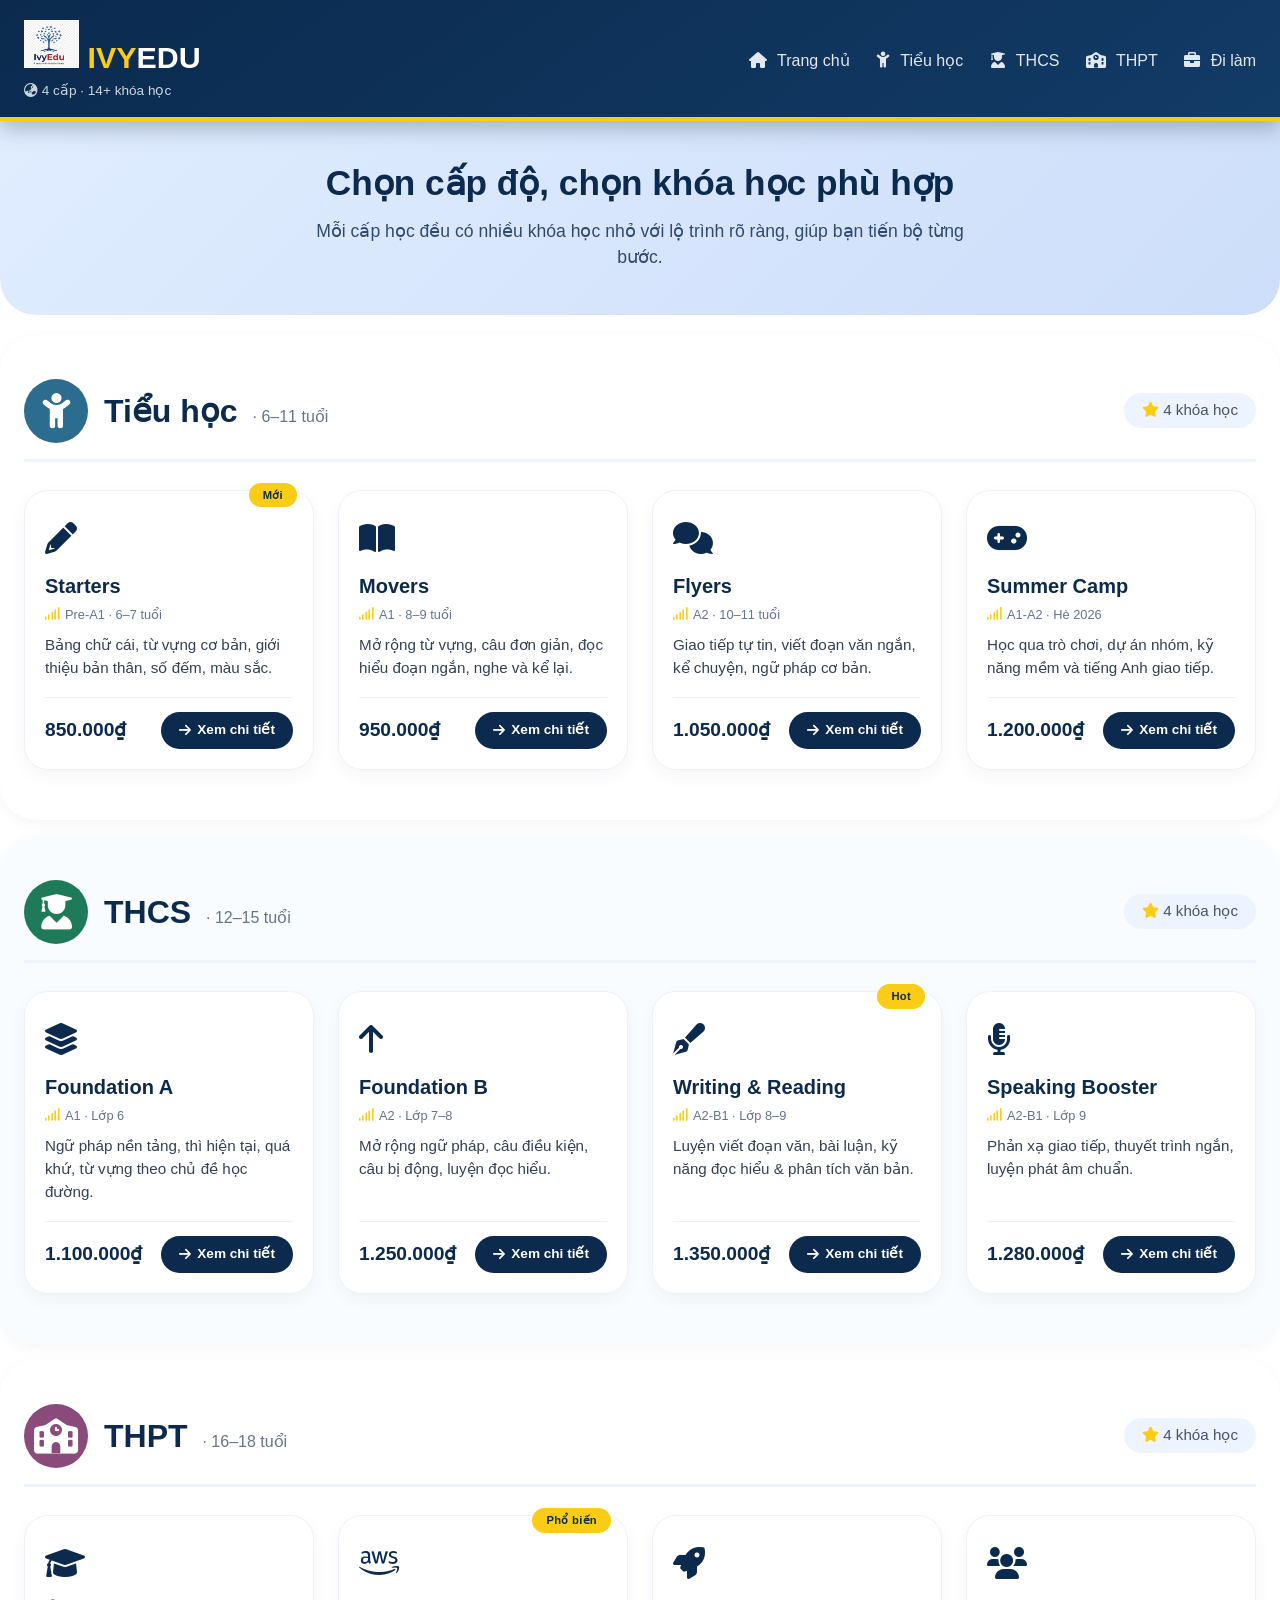
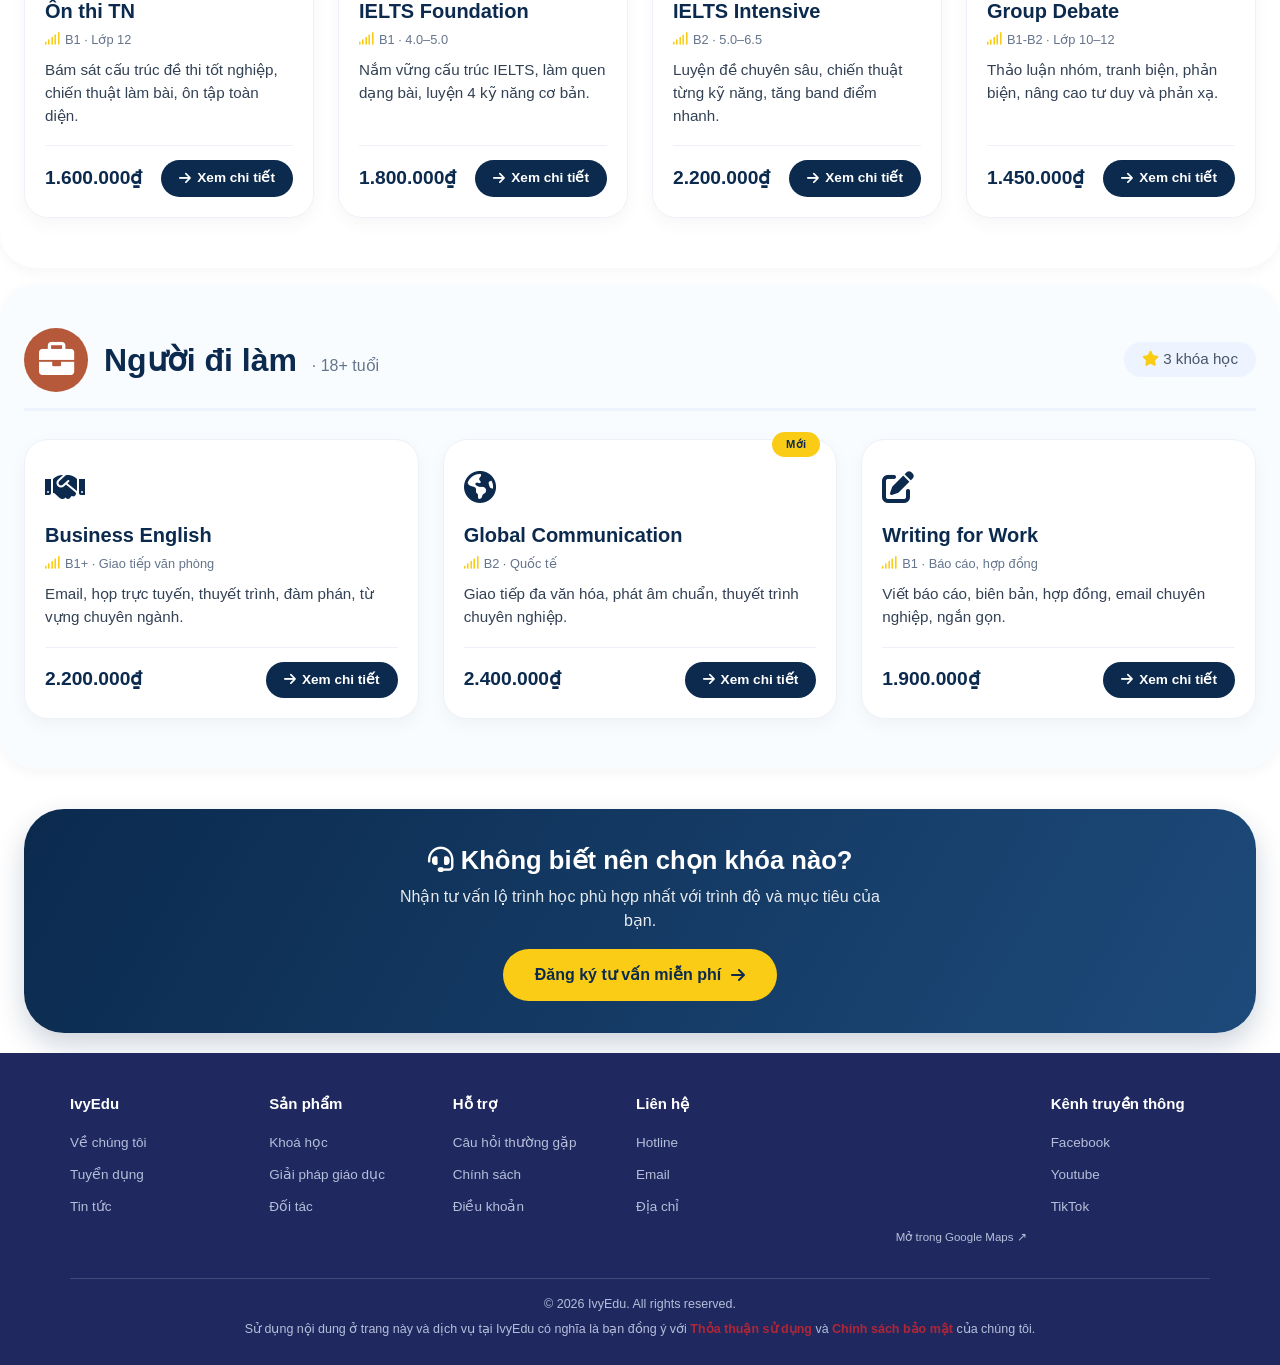
<file: Course.html>
<!DOCTYPE html>
<html lang="vi">
<head>
    <meta charset="UTF-8">
    <meta name="viewport" content="width=device-width, initial-scale=1.0">
    <title>Anh ngữ Online · 4 cấp độ · Nhiều khóa học</title>
    <link rel="stylesheet" href="https://cdnjs.cloudflare.com/ajax/libs/font-awesome/6.0.0-beta3/css/all.min.css">
    <style>
        * {
            margin: 0;
            padding: 0;
            box-sizing: border-box;
        }

        body {
            font-family: 'Segoe UI', Roboto, system-ui, sans-serif;
            background: #f4f9ff;
            color: #1e293b;
            line-height: 1.5;
        }

        .container {
            max-width: 1280px;
            margin: 0 auto;
            padding: 0 24px;
        }

        /* ---------- HEADER ---------- */
        .header {
            background: linear-gradient(145deg, #0b2a4e, #123b66);
            color: white;
            padding: 20px 0 16px;
            box-shadow: 0 8px 20px rgba(0, 20, 40, 0.25);
            border-bottom: 4px solid #facc15;
            position: sticky;
            top: 0;
            z-index: 100;
        }

        .header-content {
            display: flex;
            justify-content: space-between;
            align-items: center;
            flex-wrap: wrap;
            gap: 12px;
        }

        .logo h1 {
            font-size: 1.9rem;
            font-weight: 700;
        }
        .logo span {
            color: #facc15;
        }
        .logo .tagline {
            font-size: 0.85rem;
            opacity: 0.8;
        }

        .nav a {
            color: #e2e8f0;
            text-decoration: none;
            margin-left: 22px;
            font-weight: 500;
            transition: 0.2s;
            border-bottom: 2px solid transparent;
            padding-bottom: 4px;
        }
        .nav a:hover {
            color: #facc15;
            border-bottom-color: #facc15;
        }
        .nav a i {
            margin-right: 6px;
        }

        /* ---------- HERO ---------- */
        .hero {
            background: linear-gradient(135deg, #e0edff 0%, #cddefa 100%);
            padding: 36px 0 44px;
            text-align: center;
            margin-bottom: 20px;
            border-radius: 0 0 36px 36px;
        }
        .hero h2 {
            font-size: 2.2rem;
            color: #0b2a4e;
        }
        .hero p {
            font-size: 1.1rem;
            color: #1e3a5f;
            max-width: 650px;
            margin: 8px auto 0;
            opacity: 0.9;
        }

        /* ---------- LEVEL SECTION ---------- */
        .level-section {
            padding: 44px 0 50px;
            margin-bottom: 16px;
            border-radius: 36px;
            background: white;
            box-shadow: 0 4px 14px rgba(0, 0, 0, 0.04);
            transition: 0.2s;
            scroll-margin-top: 80px;
        }

        .level-section:nth-child(even) {
            background: #f8fcff;
        }

        .level-header {
            display: flex;
            align-items: center;
            gap: 16px;
            margin-bottom: 28px;
            flex-wrap: wrap;
            border-bottom: 3px solid #eef4ff;
            padding-bottom: 16px;
        }

        .level-header .icon-badge {
            font-size: 2.2rem;
            width: 64px;
            height: 64px;
            background: #0b2a4e;
            color: white;
            border-radius: 50%;
            display: flex;
            align-items: center;
            justify-content: center;
            flex-shrink: 0;
        }

        .level-header h2 {
            font-size: 2rem;
            font-weight: 700;
            color: #0b2a4e;
        }
        .level-header .sub {
            font-size: 1rem;
            font-weight: 500;
            color: #64748b;
            margin-left: 6px;
        }
        .level-header .level-desc {
            margin-left: auto;
            font-size: 0.95rem;
            color: #475569;
            background: #eef4ff;
            padding: 6px 18px;
            border-radius: 60px;
        }

        /* Màu sắc riêng cho từng level */
        #tieu-hoc .icon-badge { background: #2b6c8f; }
        #thcs .icon-badge { background: #1f7a5a; }
        #thpt .icon-badge { background: #8a4b7a; }
        #nguoi-di-lam .icon-badge { background: #b6583a; }

        /* ---------- COURSE CARDS (bên trong mỗi section) ---------- */
        .course-grid {
            display: grid;
            grid-template-columns: repeat(auto-fit, minmax(240px, 1fr));
            gap: 24px;
            margin-top: 8px;
        }

        .course-card {
            background: white;
            border-radius: 24px;
            padding: 24px 20px 20px;
            box-shadow: 0 6px 18px rgba(0, 0, 0, 0.04);
            border: 1px solid #eef2f8;
            transition: all 0.25s ease;
            display: flex;
            flex-direction: column;
            position: relative;
            text-decoration: none;
            color: inherit;
            cursor: pointer;
        }

        .course-card:hover {
            transform: translateY(-6px);
            box-shadow: 0 14px 30px rgba(11, 42, 78, 0.10);
            border-color: #facc15;
        }

        .course-card .badge {
            position: absolute;
            top: -8px;
            right: 16px;
            background: #facc15;
            color: #0b2a4e;
            font-size: 0.7rem;
            font-weight: 700;
            padding: 4px 14px;
            border-radius: 40px;
            letter-spacing: 0.3px;
        }

        .course-card .course-icon {
            font-size: 2rem;
            margin-bottom: 8px;
            color: #0b2a4e;
        }

        .course-card h4 {
            font-size: 1.25rem;
            font-weight: 700;
            color: #0b2a4e;
            margin-bottom: 4px;
        }

        .course-card .course-level {
            font-size: 0.8rem;
            color: #64748b;
            margin-bottom: 10px;
            display: flex;
            align-items: center;
            gap: 6px;
        }

        .course-card .course-level i {
            color: #facc15;
        }

        .course-card p {
            font-size: 0.95rem;
            color: #334155;
            margin-bottom: 12px;
            flex: 1;
        }

        .course-card .meta {
            display: flex;
            justify-content: space-between;
            align-items: center;
            flex-wrap: wrap;
            gap: 6px;
            border-top: 1px solid #eef2f8;
            padding-top: 14px;
            margin-top: 6px;
        }

        .course-card .price {
            font-weight: 700;
            font-size: 1.2rem;
            color: #0b2a4e;
        }

        .course-card .btn-small {
            background: #0b2a4e;
            color: white;
            border: none;
            padding: 8px 18px;
            border-radius: 60px;
            font-weight: 600;
            font-size: 0.85rem;
            cursor: pointer;
            transition: 0.2s;
            text-decoration: none;
            display: inline-flex;
            align-items: center;
            gap: 6px;
        }

        .course-card .btn-small:hover {
            background: #facc15;
            color: #0b2a4e;
            box-shadow: 0 4px 14px rgba(250, 204, 21, 0.3);
        }

        /* ---------- FEATURE BANNER ---------- */
        .feature-banner {
            background: linear-gradient(120deg, #0b2a4e, #1d4a7a);
            color: white;
            padding: 32px 24px;
            border-radius: 40px;
            margin: 40px 0 20px;
            text-align: center;
            box-shadow: 0 12px 28px rgba(11, 42, 78, 0.2);
        }
        .feature-banner h3 {
            font-size: 1.6rem;
        }
        .feature-banner p {
            opacity: 0.9;
            max-width: 500px;
            margin: 6px auto 16px;
        }
        .feature-banner .btn {
            background: #facc15;
            color: #0b2a4e;
            border: none;
            padding: 14px 32px;
            border-radius: 60px;
            font-weight: 700;
            font-size: 1rem;
            cursor: pointer;
            transition: 0.2s;
            text-decoration: none;
            display: inline-flex;
            align-items: center;
            gap: 10px;
        }
        .feature-banner .btn:hover {
            background: white;
            color: #0b2a4e;
            box-shadow: 0 6px 18px rgba(255, 255, 255, 0.2);
        }

        /* ---------- FOOTER ---------- */
  
  :root{
    --navy: #1F295F;
    --navy-dark: #16204a;
    --red: #B12637;
    --text-light: #E8EAF2;
    --text-muted: #B7BEDA;
  }

  *{ box-sizing: border-box; }

  body{
    margin:0;
    font-family: "Segoe UI", Arial, sans-serif;
    background:#fff;
  }

  .footer{
    background: var(--navy);
    color: var(--text-light);
    padding: 40px 24px 20px;
  }

  .footer__grid{
    max-width: 1140px;
    margin: 0 auto;
    display: grid;
    grid-template-columns: 1.1fr 1fr 1fr 1fr 1.3fr 1fr;
    gap: 24px;
  }

  .footer__col h4{
    margin: 0 0 14px;
    font-size: 15px;
    font-weight: 700;
    color: #fff;
  }

  .footer__col ul{
    list-style: none;
    margin: 0;
    padding: 0;
  }

  .footer__col ul li{
    margin-bottom: 8px;
  }

  .footer__col ul li a{
    color: var(--text-muted);
    text-decoration: none;
    font-size: 13.5px;
    transition: color .2s ease;
  }

  .footer__col ul li a:hover{
    color: var(--red);
    text-decoration: underline;
  }

  .footer__map-wrap{
    display: flex;
    flex-direction: column;
    gap: 6px;
  }

  .footer__map{
    width: 100%;
    aspect-ratio: 16/10;
    border: 0;
    border-radius: 6px;
    filter: grayscale(15%) contrast(1.05);
  }

  .footer__map-link{
    align-self: flex-end;
    color: var(--text-muted);
    font-size: 11.5px;
    text-decoration: none;
    transition: color .2s ease;
  }

  .footer__map-link:hover{
    color: var(--red);
    text-decoration: underline;
  }

  .footer__bottom{
    max-width: 1140px;
    margin: 32px auto 0;
    padding-top: 16px;
    border-top: 1px solid rgba(255,255,255,.15);
    text-align: center;
    font-size: 12.5px;
    color: var(--text-muted);
  }

  .footer__bottom p{
    margin: 0 0 6px;
  }

  .footer__bottom a{
    color: var(--red);
    text-decoration: none;
    font-weight: 600;
  }

  .footer__bottom a:hover{
    text-decoration: underline;
  }

  @media (max-width: 900px){
    .footer__grid{
      grid-template-columns: repeat(2, 1fr);
    }
  }
  @media (max-width: 520px){
    .footer__grid{
      grid-template-columns: 1fr;
    }
  }

  @media (max-width: 900px){
    .footer__grid{
      grid-template-columns: repeat(2, 1fr);
    }
  }
  @media (max-width: 520px){
    .footer__grid{
      grid-template-columns: 1fr;
    }
  }
        /* ---------- RESPONSIVE ---------- */
        @media (max-width: 768px) {
            .header-content {
                flex-direction: column;
                align-items: flex-start;
            }
            .nav a {
                margin-left: 0;
                margin-right: 16px;
                display: inline-block;
                margin-top: 4px;
            }
            .level-header {
                flex-direction: column;
                align-items: flex-start;
            }
            .level-header .level-desc {
                margin-left: 0;
            }
            .course-grid {
                grid-template-columns: 1fr 1fr;
            }
        }

        @media (max-width: 500px) {
            .course-grid {
                grid-template-columns: 1fr;
            }
            .hero h2 {
                font-size: 1.6rem;
            }
            .level-section {
                padding: 28px 16px;
                border-radius: 28px;
            }
        }
    </style>
</head>
<body>
    <!-- HEADER -->
    <header class="header">
        <div class="container header-content">
            <div class="logo">
                <h1> <img id="logo" style="width: 10%; height: auto;" src="images/logo.png" alt="IVYEDU Logo"> <span>IVY</span>EDU</h1>
                <div class="tagline"><i class="fas fa-globe-asia"></i> 4 cấp · 14+ khóa học</div>
            </div>
            <div class="nav">
                <a href="index.html"><i class="fas fa-home"></i> Trang chủ</a>
                <a href="#tieu-hoc"><i class="fas fa-child"></i> Tiểu học</a>
                <a href="#thcs"><i class="fas fa-user-graduate"></i> THCS</a>
                <a href="#thpt"><i class="fas fa-school"></i> THPT</a>
                <a href="#nguoi-di-lam"><i class="fas fa-briefcase"></i> Đi làm</a>
            </div>
        </div>
    </header>

    <!-- HERO -->
    <section class="hero">
        <div class="container">
            <h2>Chọn cấp độ, chọn khóa học phù hợp</h2>
            <p>Mỗi cấp học đều có nhiều khóa học nhỏ với lộ trình rõ ràng, giúp bạn tiến bộ từng bước.</p>
        </div>
    </section>

    <!-- ============================================================ -->
    <!-- ====== SECTION 1: TIỂU HỌC (4 khóa học con) ====== -->
    <section class="level-section" id="tieu-hoc">
        <div class="container">
            <div class="level-header">
                <div class="icon-badge"><i class="fas fa-child"></i></div>
                <h2>Tiểu học <span class="sub">· 6–11 tuổi</span></h2>
                <span class="level-desc"><i class="fas fa-star" style="color: #facc15;"></i> 4 khóa học</span>
            </div>
            <div class="course-grid">
                <!-- Khóa 1: Starters - Link đến trang detail -->
                <a href="product-detail.html?course=starters" class="course-card">
                    <span class="badge">Mới</span>
                    <div class="course-icon"><i class="fas fa-pencil-alt"></i></div>
                    <h4>Starters</h4>
                    <div class="course-level"><i class="fas fa-signal"></i> Pre-A1 · 6–7 tuổi</div>
                    <p>Bảng chữ cái, từ vựng cơ bản, giới thiệu bản thân, số đếm, màu sắc.</p>
                    <div class="meta">
                        <span class="price">850.000₫</span>
                        <span class="btn-small"><i class="fas fa-arrow-right"></i> Xem chi tiết</span>
                    </div>
                </a>

                <!-- Khóa 2: Movers -->
                <a href="product-detail.html?course=movers" class="course-card">
                    <div class="course-icon"><i class="fas fa-book-open"></i></div>
                    <h4>Movers</h4>
                    <div class="course-level"><i class="fas fa-signal"></i> A1 · 8–9 tuổi</div>
                    <p>Mở rộng từ vựng, câu đơn giản, đọc hiểu đoạn ngắn, nghe và kể lại.</p>
                    <div class="meta">
                        <span class="price">950.000₫</span>
                        <span class="btn-small"><i class="fas fa-arrow-right"></i> Xem chi tiết</span>
                    </div>
                </a>

                <!-- Khóa 3: Flyers -->
                <a href="product-detail.html?course=flyers" class="course-card">
                    <div class="course-icon"><i class="fas fa-comments"></i></div>
                    <h4>Flyers</h4>
                    <div class="course-level"><i class="fas fa-signal"></i> A2 · 10–11 tuổi</div>
                    <p>Giao tiếp tự tin, viết đoạn văn ngắn, kể chuyện, ngữ pháp cơ bản.</p>
                    <div class="meta">
                        <span class="price">1.050.000₫</span>
                        <span class="btn-small"><i class="fas fa-arrow-right"></i> Xem chi tiết</span>
                    </div>
                </a>

                <!-- Khóa 4: Summer Camp -->
                <a href="product-detail.html?course=summer-camp" class="course-card">
                    <div class="course-icon"><i class="fas fa-gamepad"></i></div>
                    <h4>Summer Camp</h4>
                    <div class="course-level"><i class="fas fa-signal"></i> A1-A2 · Hè 2026</div>
                    <p>Học qua trò chơi, dự án nhóm, kỹ năng mềm và tiếng Anh giao tiếp.</p>
                    <div class="meta">
                        <span class="price">1.200.000₫</span>
                        <span class="btn-small"><i class="fas fa-arrow-right"></i> Xem chi tiết</span>
                    </div>
                </a>
            </div>
        </div>
    </section>

    <!-- ====== SECTION 2: THCS (4 khóa học con) ====== -->
    <section class="level-section" id="thcs">
        <div class="container">
            <div class="level-header">
                <div class="icon-badge"><i class="fas fa-user-graduate"></i></div>
                <h2>THCS <span class="sub">· 12–15 tuổi</span></h2>
                <span class="level-desc"><i class="fas fa-star" style="color: #facc15;"></i> 4 khóa học</span>
            </div>
            <div class="course-grid">
                <a href="product-detail.html?course=foundation-a" class="course-card">
                    <div class="course-icon"><i class="fas fa-layer-group"></i></div>
                    <h4>Foundation A</h4>
                    <div class="course-level"><i class="fas fa-signal"></i> A1 · Lớp 6</div>
                    <p>Ngữ pháp nền tảng, thì hiện tại, quá khứ, từ vựng theo chủ đề học đường.</p>
                    <div class="meta">
                        <span class="price">1.100.000₫</span>
                        <span class="btn-small"><i class="fas fa-arrow-right"></i> Xem chi tiết</span>
                    </div>
                </a>

                <a href="product-detail.html?course=foundation-b" class="course-card">
                    <div class="course-icon"><i class="fas fa-arrow-up"></i></div>
                    <h4>Foundation B</h4>
                    <div class="course-level"><i class="fas fa-signal"></i> A2 · Lớp 7–8</div>
                    <p>Mở rộng ngữ pháp, câu điều kiện, câu bị động, luyện đọc hiểu.</p>
                    <div class="meta">
                        <span class="price">1.250.000₫</span>
                        <span class="btn-small"><i class="fas fa-arrow-right"></i> Xem chi tiết</span>
                    </div>
                </a>

                <a href="product-detail.html?course=writing-reading" class="course-card">
                    <span class="badge">Hot</span>
                    <div class="course-icon"><i class="fas fa-pen-fancy"></i></div>
                    <h4>Writing & Reading</h4>
                    <div class="course-level"><i class="fas fa-signal"></i> A2-B1 · Lớp 8–9</div>
                    <p>Luyện viết đoạn văn, bài luận, kỹ năng đọc hiểu & phân tích văn bản.</p>
                    <div class="meta">
                        <span class="price">1.350.000₫</span>
                        <span class="btn-small"><i class="fas fa-arrow-right"></i> Xem chi tiết</span>
                    </div>
                </a>

                <a href="product-detail.html?course=speaking-booster" class="course-card">
                    <div class="course-icon"><i class="fas fa-microphone-alt"></i></div>
                    <h4>Speaking Booster</h4>
                    <div class="course-level"><i class="fas fa-signal"></i> A2-B1 · Lớp 9</div>
                    <p>Phản xạ giao tiếp, thuyết trình ngắn, luyện phát âm chuẩn.</p>
                    <div class="meta">
                        <span class="price">1.280.000₫</span>
                        <span class="btn-small"><i class="fas fa-arrow-right"></i> Xem chi tiết</span>
                    </div>
                </a>
            </div>
        </div>
    </section>

    <!-- ====== SECTION 3: THPT (4 khóa học con) ====== -->
    <section class="level-section" id="thpt">
        <div class="container">
            <div class="level-header">
                <div class="icon-badge"><i class="fas fa-school"></i></div>
                <h2>THPT <span class="sub">· 16–18 tuổi</span></h2>
                <span class="level-desc"><i class="fas fa-star" style="color: #facc15;"></i> 4 khóa học</span>
            </div>
            <div class="course-grid">
                <a href="product-detail.html?course=on-thi-tn" class="course-card">
                    <div class="course-icon"><i class="fas fa-graduation-cap"></i></div>
                    <h4>Ôn thi TN</h4>
                    <div class="course-level"><i class="fas fa-signal"></i> B1 · Lớp 12</div>
                    <p>Bám sát cấu trúc đề thi tốt nghiệp, chiến thuật làm bài, ôn tập toàn diện.</p>
                    <div class="meta">
                        <span class="price">1.600.000₫</span>
                        <span class="btn-small"><i class="fas fa-arrow-right"></i> Xem chi tiết</span>
                    </div>
                </a>

                <a href="product-detail.html?course=ielts-foundation" class="course-card">
                    <span class="badge">Phổ biến</span>
                    <div class="course-icon"><i class="fab fa-aws"></i></div>
                    <h4>IELTS Foundation</h4>
                    <div class="course-level"><i class="fas fa-signal"></i> B1 · 4.0–5.0</div>
                    <p>Nắm vững cấu trúc IELTS, làm quen dạng bài, luyện 4 kỹ năng cơ bản.</p>
                    <div class="meta">
                        <span class="price">1.800.000₫</span>
                        <span class="btn-small"><i class="fas fa-arrow-right"></i> Xem chi tiết</span>
                    </div>
                </a>

                <a href="product-detail.html?course=ielts-intensive" class="course-card">
                    <div class="course-icon"><i class="fas fa-rocket"></i></div>
                    <h4>IELTS Intensive</h4>
                    <div class="course-level"><i class="fas fa-signal"></i> B2 · 5.0–6.5</div>
                    <p>Luyện đề chuyên sâu, chiến thuật từng kỹ năng, tăng band điểm nhanh.</p>
                    <div class="meta">
                        <span class="price">2.200.000₫</span>
                        <span class="btn-small"><i class="fas fa-arrow-right"></i> Xem chi tiết</span>
                    </div>
                </a>

                <a href="product-detail.html?course=group-debate" class="course-card">
                    <div class="course-icon"><i class="fas fa-users"></i></div>
                    <h4>Group Debate</h4>
                    <div class="course-level"><i class="fas fa-signal"></i> B1-B2 · Lớp 10–12</div>
                    <p>Thảo luận nhóm, tranh biện, phản biện, nâng cao tư duy và phản xạ.</p>
                    <div class="meta">
                        <span class="price">1.450.000₫</span>
                        <span class="btn-small"><i class="fas fa-arrow-right"></i> Xem chi tiết</span>
                    </div>
                </a>
            </div>
        </div>
    </section>

    <!-- ====== SECTION 4: NGƯỜI ĐI LÀM (3 khóa học con) ====== -->
    <section class="level-section" id="nguoi-di-lam">
        <div class="container">
            <div class="level-header">
                <div class="icon-badge"><i class="fas fa-briefcase"></i></div>
                <h2>Người đi làm <span class="sub">· 18+ tuổi</span></h2>
                <span class="level-desc"><i class="fas fa-star" style="color: #facc15;"></i> 3 khóa học</span>
            </div>
            <div class="course-grid">
                <a href="product-detail.html?course=business-english" class="course-card">
                    <div class="course-icon"><i class="fas fa-handshake"></i></div>
                    <h4>Business English</h4>
                    <div class="course-level"><i class="fas fa-signal"></i> B1+ · Giao tiếp văn phòng</div>
                    <p>Email, họp trực tuyến, thuyết trình, đàm phán, từ vựng chuyên ngành.</p>
                    <div class="meta">
                        <span class="price">2.200.000₫</span>
                        <span class="btn-small"><i class="fas fa-arrow-right"></i> Xem chi tiết</span>
                    </div>
                </a>

                <a href="product-detail.html?course=global-comm" class="course-card">
                    <span class="badge">Mới</span>
                    <div class="course-icon"><i class="fas fa-globe-americas"></i></div>
                    <h4>Global Communication</h4>
                    <div class="course-level"><i class="fas fa-signal"></i> B2 · Quốc tế</div>
                    <p>Giao tiếp đa văn hóa, phát âm chuẩn, thuyết trình chuyên nghiệp.</p>
                    <div class="meta">
                        <span class="price">2.400.000₫</span>
                        <span class="btn-small"><i class="fas fa-arrow-right"></i> Xem chi tiết</span>
                    </div>
                </a>

                <a href="product-detail.html?course=writing-work" class="course-card">
                    <div class="course-icon"><i class="fas fa-edit"></i></div>
                    <h4>Writing for Work</h4>
                    <div class="course-level"><i class="fas fa-signal"></i> B1 · Báo cáo, hợp đồng</div>
                    <p>Viết báo cáo, biên bản, hợp đồng, email chuyên nghiệp, ngắn gọn.</p>
                    <div class="meta">
                        <span class="price">1.900.000₫</span>
                        <span class="btn-small"><i class="fas fa-arrow-right"></i> Xem chi tiết</span>
                    </div>
                </a>
            </div>
        </div>
    </section>

    <!-- BANNER TƯ VẤN -->
    <div class="container">
        <div class="feature-banner">
            <h3><i class="fas fa-headset"></i> Không biết nên chọn khóa nào?</h3>
            <p>Nhận tư vấn lộ trình học phù hợp nhất với trình độ và mục tiêu của bạn.</p>
            <a href="#" class="btn">Đăng ký tư vấn miễn phí <i class="fas fa-arrow-right"></i></a>
        </div>
    </div>

    <!-- FOOTER -->
 <footer class="footer">
  <div class="footer__grid">

    <div class="footer__col">
      <h4>IvyEdu</h4>
      <ul>
        <li><a href="#">Về chúng tôi</a></li>
        <li><a href="#">Tuyển dụng</a></li>
        <li><a href="#">Tin tức</a></li>
      </ul>
    </div>

    <div class="footer__col">
      <h4>Sản phẩm</h4>
      <ul>
        <li><a href="#">Khoá học</a></li>
        <li><a href="#">Giải pháp giáo dục</a></li>
        <li><a href="#">Đối tác</a></li>
      </ul>
    </div>

    <div class="footer__col">
      <h4>Hỗ trợ</h4>
      <ul>
        <li><a href="#">Câu hỏi thường gặp</a></li>
        <li><a href="#">Chính sách</a></li>
        <li><a href="#">Điều khoản</a></li>
      </ul>
    </div>

    <div class="footer__col">
      <h4>Liên hệ</h4>
      <ul>
        <li><a href="#">Hotline</a></li>
        <li><a href="#">Email</a></li>
        <li><a href="#">Địa chỉ</a></li>
      </ul>
    </div>

    <div class="footer__col">
      <div class="footer__map-wrap">
        <iframe
          class="footer__map"
          src="https://www.google.com/maps?q=10.7757177,106.6823607&z=16&output=embed"
          loading="lazy"
          referrerpolicy="no-referrer-when-downgrade"
          title="Vị trí công ty trên Google Maps">
        </iframe>
        <a class="footer__map-link" href="https://maps.app.goo.gl/5dpxp6A7uuXxUA2p8" target="_blank" rel="noopener noreferrer">
          Mở trong Google Maps ↗
        </a>
      </div>
    </div>

    <div class="footer__col">
      <h4>Kênh truyền thông</h4>
      <ul>
        <li><a href="#">Facebook</a></li>
        <li><a href="#">Youtube</a></li>
        <li><a href="#">TikTok</a></li>
      </ul>
    </div>

  </div>

  <div class="footer__bottom">
    <p>© 2026 IvyEdu. All rights reserved.</p>
    <p>Sử dụng nội dung ở trang này và dịch vụ tại IvyEdu có nghĩa là bạn đồng ý với <a href="#">Thỏa thuận sử dụng</a> và <a href="#">Chính sách bảo mật</a> của chúng tôi.</p>
  </div>
</footer>

</body>
</html>
</file>
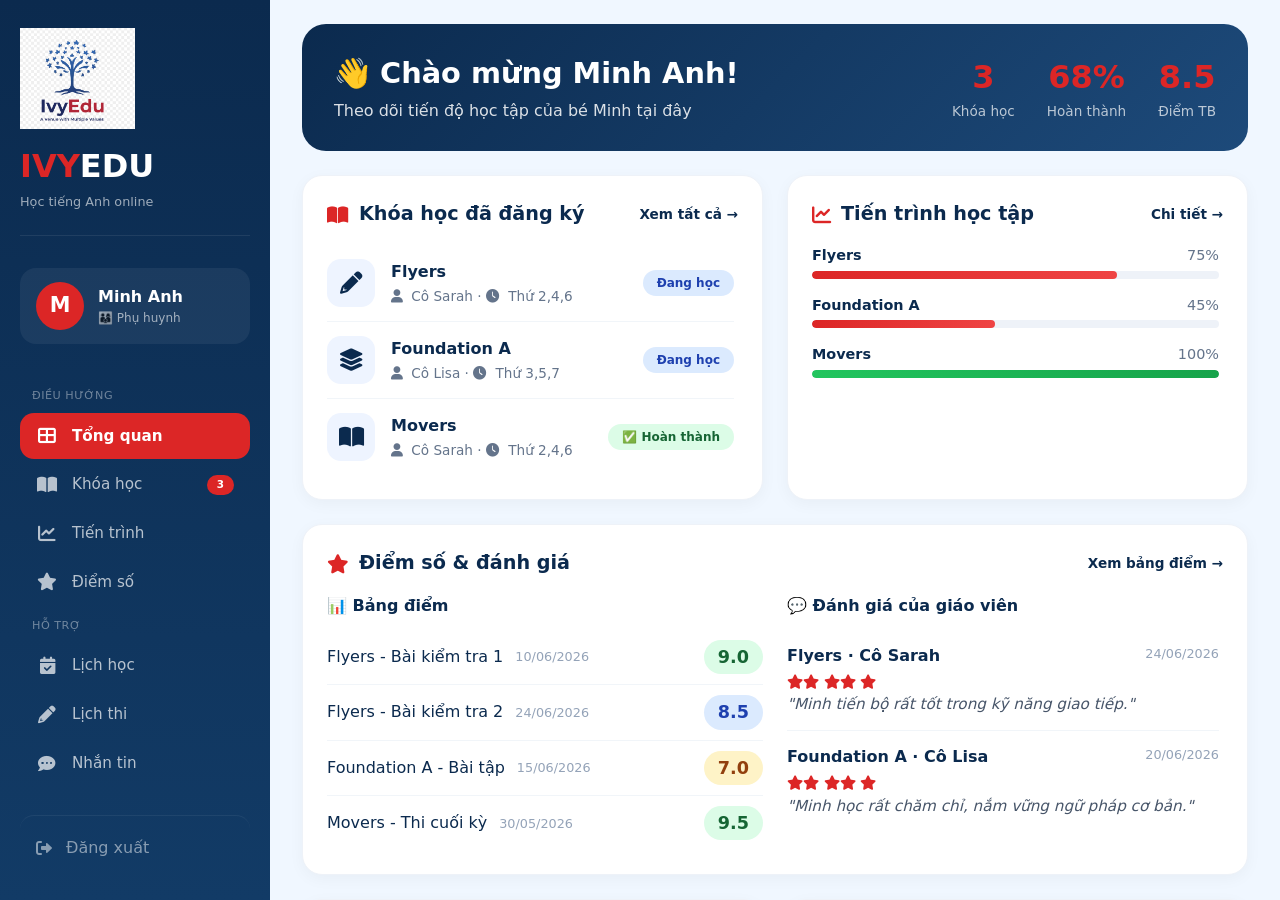
<file: customer.html>
<!DOCTYPE html>
<html lang="vi">
<head>
    <meta charset="UTF-8">
    <meta name="viewport" content="width=device-width, initial-scale=1.0">
    <title>Dashboard · EngZone</title>
    <link rel="stylesheet" href="https://cdnjs.cloudflare.com/ajax/libs/font-awesome/6.0.0-beta3/css/all.min.css">
    <style>
        * {
            margin: 0;
            padding: 0;
            box-sizing: border-box;
        }

        body {
            font-family: 'Segoe UI', Roboto, system-ui, sans-serif;
            background: #f0f7ff;
            color: #1e293b;
            line-height: 1.5;
            display: flex;
            height: 100vh;
            overflow: hidden;
        }

        /* ========== SIDEBAR ========== */
        .sidebar {
            width: 270px;
            background: linear-gradient(180deg, #0b2a4e, #123b66);
            color: white;
            display: flex;
            flex-direction: column;
            padding: 28px 20px;
            flex-shrink: 0;
            height: 100vh;
            position: sticky;
            top: 0;
            overflow-y: auto;
            z-index: 100;
        }

        .sidebar .logo {
            margin-bottom: 32px;
            padding-bottom: 24px;
            border-bottom: 1px solid rgba(255,255,255,0.08);
        }

        .sidebar .logo h1 {
            font-size: 2rem;
            font-weight: 700;
        }
        .sidebar .logo span {
            color: #dc2626;
        }
        .sidebar .logo .tagline {
            font-size: 0.8rem;
            opacity: 0.6;
            margin-top: 2px;
        }

        .sidebar .user-profile {
            display: flex;
            align-items: center;
            gap: 14px;
            padding: 14px 16px;
            background: rgba(255,255,255,0.06);
            border-radius: 16px;
            margin-bottom: 28px;
        }

        .sidebar .user-profile .avatar {
            width: 48px;
            height: 48px;
            background: #dc2626;
            border-radius: 50%;
            display: flex;
            align-items: center;
            justify-content: center;
            color: white;
            font-weight: 700;
            font-size: 1.3rem;
            flex-shrink: 0;
        }

        .sidebar .user-profile .info .name {
            font-weight: 600;
            font-size: 1rem;
        }
        .sidebar .user-profile .info .role {
            font-size: 0.75rem;
            opacity: 0.6;
        }

        .sidebar .menu {
            flex: 1;
        }

        .sidebar .menu .menu-label {
            font-size: 0.7rem;
            text-transform: uppercase;
            letter-spacing: 0.5px;
            opacity: 0.4;
            margin: 16px 0 8px;
            padding: 0 12px;
        }

        .sidebar .menu a {
            display: flex;
            align-items: center;
            gap: 14px;
            padding: 12px 16px;
            border-radius: 14px;
            color: rgba(255,255,255,0.7);
            text-decoration: none;
            transition: 0.2s;
            margin-bottom: 2px;
            font-weight: 500;
            font-size: 0.95rem;
            cursor: pointer;
        }

        .sidebar .menu a:hover {
            background: rgba(255,255,255,0.08);
            color: white;
        }

        .sidebar .menu a.active {
            background: #dc2626;
            color: white;
            font-weight: 600;
        }

        .sidebar .menu a i {
            width: 22px;
            text-align: center;
            font-size: 1.1rem;
        }

        .sidebar .menu a .badge {
            margin-left: auto;
            background: #dc2626;
            color: white;
            font-size: 0.65rem;
            padding: 2px 10px;
            border-radius: 60px;
            font-weight: 600;
        }

        .sidebar .logout-btn {
            display: flex;
            align-items: center;
            gap: 14px;
            padding: 12px 16px;
            border-radius: 14px;
            color: rgba(255,255,255,0.5);
            text-decoration: none;
            transition: 0.2s;
            margin-top: 12px;
            border-top: 1px solid rgba(255,255,255,0.06);
            padding-top: 20px;
            font-weight: 500;
            cursor: pointer;
        }

        .sidebar .logout-btn:hover {
            color: #dc2626;
            background: rgba(255,255,255,0.05);
        }

        /* ========== MAIN CONTENT ========== */
        .main-content {
            flex: 1;
            overflow-y: auto;
            padding: 24px 32px 32px;
            height: 100vh;
        }

        .main-content::-webkit-scrollbar {
            width: 6px;
        }
        .main-content::-webkit-scrollbar-track {
            background: #eef2f8;
            border-radius: 60px;
        }
        .main-content::-webkit-scrollbar-thumb {
            background: #cbd5e1;
            border-radius: 60px;
        }
        .main-content::-webkit-scrollbar-thumb:hover {
            background: #94a3b8;
        }

        /* ========== PAGE CONTAINER ========== */
        .page {
            display: none;
            animation: fadeIn 0.3s ease;
        }

        .page.active {
            display: block;
        }

        @keyframes fadeIn {
            from { opacity: 0; transform: translateY(10px); }
            to { opacity: 1; transform: translateY(0); }
        }

        /* ========== WELCOME ========== */
        .welcome-section {
            background: linear-gradient(135deg, #0b2a4e, #1d4a7a);
            color: white;
            padding: 28px 32px;
            border-radius: 24px;
            display: flex;
            justify-content: space-between;
            align-items: center;
            flex-wrap: wrap;
            gap: 16px;
            margin-bottom: 24px;
        }

        .welcome-section h2 {
            font-size: 1.8rem;
            font-weight: 700;
        }

        .welcome-section p {
            opacity: 0.85;
            margin-top: 4px;
        }

        .welcome-section .welcome-stats {
            display: flex;
            gap: 32px;
        }

        .welcome-section .welcome-stats .stat {
            text-align: center;
        }

        .welcome-section .welcome-stats .stat .number {
            font-size: 2rem;
            font-weight: 700;
            color: #dc2626;
        }

        .welcome-section .welcome-stats .stat .label {
            font-size: 0.85rem;
            opacity: 0.7;
        }

        /* ========== DASHBOARD GRID ========== */
        .dashboard-grid {
            display: grid;
            grid-template-columns: 1fr 1fr;
            gap: 24px;
        }

        .dashboard-card {
            background: white;
            border-radius: 20px;
            padding: 24px;
            box-shadow: 0 4px 16px rgba(0, 0, 0, 0.04);
            border: 1px solid #eef2f8;
            transition: 0.2s;
        }

        .dashboard-card:hover {
            box-shadow: 0 8px 28px rgba(0, 0, 0, 0.08);
        }

        .dashboard-card .card-header {
            display: flex;
            justify-content: space-between;
            align-items: center;
            margin-bottom: 16px;
        }

        .dashboard-card .card-header h3 {
            font-size: 1.2rem;
            color: #0b2a4e;
            display: flex;
            align-items: center;
            gap: 10px;
        }

        .dashboard-card .card-header h3 i {
            color: #dc2626;
        }

        .dashboard-card .card-header .view-all {
            color: #0b2a4e;
            text-decoration: none;
            font-size: 0.85rem;
            font-weight: 600;
        }
        .dashboard-card .card-header .view-all:hover {
            color: #dc2626;
        }

        .dashboard-card.full-width {
            grid-column: 1 / -1;
        }

        /* ========== SCROLL ========== */
        .card-scroll {
            max-height: 300px;
            overflow-y: auto;
            padding-right: 4px;
        }

        .card-scroll::-webkit-scrollbar {
            width: 4px;
        }
        .card-scroll::-webkit-scrollbar-track {
            background: #f1f5f9;
            border-radius: 60px;
        }
        .card-scroll::-webkit-scrollbar-thumb {
            background: #cbd5e1;
            border-radius: 60px;
        }

        /* ========== COURSE ITEMS ========== */
        .course-list .course-item {
            display: flex;
            align-items: center;
            gap: 16px;
            padding: 14px 0;
            border-bottom: 1px solid #f1f5f9;
        }
        .course-list .course-item:last-child {
            border-bottom: none;
        }

        .course-item .course-icon {
            width: 48px;
            height: 48px;
            background: #eef4ff;
            border-radius: 14px;
            display: flex;
            align-items: center;
            justify-content: center;
            color: #0b2a4e;
            font-size: 1.4rem;
            flex-shrink: 0;
        }

        .course-item .course-info {
            flex: 1;
        }
        .course-item .course-info h4 {
            font-size: 1rem;
            color: #0b2a4e;
            margin-bottom: 2px;
        }
        .course-item .course-info .course-meta {
            font-size: 0.85rem;
            color: #64748b;
        }
        .course-item .course-info .course-meta i {
            margin-right: 4px;
        }

        .course-item .course-status {
            padding: 4px 14px;
            border-radius: 60px;
            font-size: 0.75rem;
            font-weight: 600;
        }

        .status-in-progress {
            background: #dbeafe;
            color: #1e40af;
        }
        .status-completed {
            background: #dcfce7;
            color: #166534;
        }
        .status-upcoming {
            background: #fef3c7;
            color: #92400e;
        }

        /* ========== PROGRESS ========== */
        .progress-item {
            margin-bottom: 16px;
        }
        .progress-item:last-child {
            margin-bottom: 0;
        }

        .progress-item .progress-header {
            display: flex;
            justify-content: space-between;
            font-size: 0.9rem;
            margin-bottom: 4px;
        }
        .progress-item .progress-header .course-name {
            font-weight: 600;
            color: #0b2a4e;
        }
        .progress-item .progress-header .percentage {
            color: #64748b;
        }

        .progress-item .progress-bar {
            width: 100%;
            height: 8px;
            background: #eef2f8;
            border-radius: 60px;
            overflow: hidden;
        }
        .progress-item .progress-bar .fill {
            height: 100%;
            border-radius: 60px;
            transition: width 0.6s ease;
            background: linear-gradient(90deg, #dc2626, #ef4444);
        }

        /* ========== GRADES ========== */
        .grades-list .grade-item {
            display: flex;
            justify-content: space-between;
            align-items: center;
            padding: 10px 0;
            border-bottom: 1px solid #f1f5f9;
        }
        .grades-list .grade-item:last-child {
            border-bottom: none;
        }

        .grade-item .grade-info {
            display: flex;
            align-items: center;
            gap: 12px;
        }
        .grade-item .grade-info .grade-name {
            font-weight: 500;
            color: #0b2a4e;
        }
        .grade-item .grade-info .grade-date {
            font-size: 0.8rem;
            color: #94a3b8;
        }

        .grade-item .grade-score {
            font-weight: 700;
            font-size: 1.1rem;
            padding: 4px 14px;
            border-radius: 60px;
        }
        .grade-score.excellent {
            color: #166534;
            background: #dcfce7;
        }
        .grade-score.good {
            color: #1e40af;
            background: #dbeafe;
        }
        .grade-score.average {
            color: #92400e;
            background: #fef3c7;
        }
        .grade-score.poor {
            color: #991b1b;
            background: #fee2e2;
        }

        /* ========== FEEDBACK ========== */
        .feedback-item {
            padding: 14px 0;
            border-bottom: 1px solid #f1f5f9;
        }
        .feedback-item:last-child {
            border-bottom: none;
        }

        .feedback-item .feedback-header {
            display: flex;
            justify-content: space-between;
            margin-bottom: 4px;
        }
        .feedback-item .feedback-header .feedback-course {
            font-weight: 600;
            color: #0b2a4e;
        }
        .feedback-item .feedback-header .feedback-date {
            font-size: 0.8rem;
            color: #94a3b8;
        }
        .feedback-item .feedback-text {
            color: #475569;
            font-size: 0.95rem;
            font-style: italic;
        }
        .feedback-item .feedback-stars {
            color: #dc2626;
            font-size: 0.9rem;
            margin-top: 4px;
        }

        /* ========== REMINDERS ========== */
        .reminder-list .reminder-item {
            display: flex;
            align-items: center;
            gap: 14px;
            padding: 12px 0;
            border-bottom: 1px solid #f1f5f9;
        }
        .reminder-item:last-child {
            border-bottom: none;
        }

        .reminder-item .reminder-icon {
            width: 40px;
            height: 40px;
            border-radius: 12px;
            display: flex;
            align-items: center;
            justify-content: center;
            font-size: 1.2rem;
            flex-shrink: 0;
        }
        .reminder-item .reminder-icon.class {
            background: #dbeafe;
            color: #1e40af;
        }
        .reminder-item .reminder-icon.exam {
            background: #fee2e2;
            color: #dc2626;
        }
        .reminder-item .reminder-icon.assignment {
            background: #fef3c7;
            color: #92400e;
        }

        .reminder-item .reminder-info {
            flex: 1;
        }
        .reminder-item .reminder-info h4 {
            font-size: 0.95rem;
            color: #0b2a4e;
        }
        .reminder-item .reminder-info p {
            font-size: 0.85rem;
            color: #64748b;
        }
        .reminder-item .reminder-time {
            font-size: 0.8rem;
            color: #94a3b8;
            font-weight: 500;
        }

        /* ========== EXAMS ========== */
        .exam-list .exam-item {
            display: flex;
            align-items: center;
            gap: 16px;
            padding: 12px 0;
            border-bottom: 1px solid #f1f5f9;
        }
        .exam-item:last-child {
            border-bottom: none;
        }

        .exam-item .exam-date {
            background: #0b2a4e;
            color: white;
            padding: 6px 14px;
            border-radius: 12px;
            text-align: center;
            min-width: 60px;
        }
        .exam-item .exam-date .day {
            font-size: 1.4rem;
            font-weight: 700;
            display: block;
        }
        .exam-item .exam-date .month {
            font-size: 0.7rem;
            opacity: 0.8;
        }
        .exam-item .exam-date.today {
            background: #dc2626;
        }
        .exam-item .exam-date.soon {
            background: #f59e0b;
        }

        .exam-item .exam-info {
            flex: 1;
        }
        .exam-item .exam-info h4 {
            font-size: 1rem;
            color: #0b2a4e;
        }
        .exam-item .exam-info p {
            font-size: 0.85rem;
            color: #64748b;
        }

        .exam-item .exam-badge {
            padding: 4px 14px;
            border-radius: 60px;
            font-size: 0.75rem;
            font-weight: 600;
        }
        .exam-badge.upcoming {
            background: #fef3c7;
            color: #92400e;
        }
        .exam-badge.today {
            background: #fee2e2;
            color: #dc2626;
        }
        .exam-badge.soon {
            background: #dbeafe;
            color: #1e40af;
        }

        /* ========== 2-COLUMN LAYOUT ========== */
        .two-col {
            display: grid;
            grid-template-columns: 1fr 1fr;
            gap: 24px;
        }

        /* ========== EMPTY STATE ========== */
        .empty-state {
            text-align: center;
            padding: 60px 20px;
            color: #94a3b8;
        }

        .empty-state i {
            font-size: 4rem;
            color: #dc2626;
            margin-bottom: 16px;
            opacity: 0.3;
        }

        .empty-state h3 {
            font-size: 1.5rem;
            color: #0b2a4e;
            margin-bottom: 8px;
        }

        .empty-state p {
            font-size: 1rem;
        }

        /* ========== RESPONSIVE ========== */
        @media (max-width: 1200px) {
            .dashboard-grid {
                grid-template-columns: 1fr;
            }
            .dashboard-card.full-width {
                grid-column: 1;
            }
            .two-col {
                grid-template-columns: 1fr;
            }
        }

        @media (max-width: 768px) {
            body {
                flex-direction: column;
                height: auto;
                overflow: auto;
            }

            .sidebar {
                width: 100%;
                height: auto;
                position: relative;
                padding: 16px;
                flex-direction: row;
                flex-wrap: wrap;
                gap: 12px;
                align-items: center;
            }

            .sidebar .logo {
                margin-bottom: 0;
                padding-bottom: 0;
                border-bottom: none;
                flex: 1;
            }

            .sidebar .user-profile {
                margin-bottom: 0;
                padding: 8px 12px;
                flex: 0 0 auto;
            }

            .sidebar .menu {
                display: flex;
                flex-wrap: wrap;
                gap: 4px;
                width: 100%;
                order: 3;
            }

            .sidebar .menu .menu-label {
                display: none;
            }

            .sidebar .menu a {
                padding: 8px 14px;
                font-size: 0.85rem;
                flex: 0 0 auto;
            }

            .sidebar .logout-btn {
                margin-top: 0;
                border-top: none;
                padding: 8px 14px;
                flex: 0 0 auto;
            }

            .main-content {
                padding: 16px;
                height: auto;
                overflow: visible;
            }

            .welcome-section {
                flex-direction: column;
                text-align: center;
                padding: 20px;
            }
            .welcome-section .welcome-stats {
                gap: 20px;
            }
            .welcome-section .welcome-stats .stat .number {
                font-size: 1.6rem;
            }
        }

        @media (max-width: 480px) {
            .sidebar .logo h1 {
                font-size: 1.4rem;
            }
            .sidebar .user-profile .info .name {
                font-size: 0.85rem;
            }
            .course-item {
                flex-wrap: wrap;
            }
            .course-item .course-status {
                margin-left: auto;
            }
            .grade-item {
                flex-wrap: wrap;
            }
            .grade-item .grade-score {
                margin-left: auto;
            }
            .exam-item {
                flex-wrap: wrap;
            }
            .exam-item .exam-badge {
                margin-left: auto;
            }
            .reminder-item {
                flex-wrap: wrap;
            }
            .reminder-item .reminder-time {
                margin-left: auto;
            }
        }
    </style>
</head>
<body>

    <!-- ========== SIDEBAR ========== -->
    <aside class="sidebar">
        <div class="logo">
            <h1><img id="logo" style="width: 50%; height: auto;" src="images/logo.png" alt="IVYEDU Logo"><span>IVY</span>EDU</h1>
            <h1></h1>
            <div class="tagline">Học tiếng Anh online</div>
        </div>

        <div class="user-profile">
            <div class="avatar">M</div>
            <div class="info">
                <div class="name">Minh Anh</div>
                <div class="role">👨‍👩‍👦 Phụ huynh</div>
            </div>
        </div>

        <nav class="menu">
            <div class="menu-label">Điều hướng</div>
            <a class="active" data-page="dashboard"><i class="fas fa-th-large"></i> Tổng quan</a>
            <a data-page="courses"><i class="fas fa-book-open"></i> Khóa học <span class="badge">3</span></a>
            <a data-page="progress"><i class="fas fa-chart-line"></i> Tiến trình</a>
            <a data-page="grades"><i class="fas fa-star"></i> Điểm số</a>

            <div class="menu-label" style="margin-top: 12px;">Hỗ trợ</div>
            <a data-page="schedule"><i class="fas fa-calendar-check"></i> Lịch học</a>
            <a data-page="exams"><i class="fas fa-pencil-alt"></i> Lịch thi</a>
            <a data-page="messages"><i class="fas fa-comment-dots"></i> Nhắn tin</a>
        </nav>

        <a class="logout-btn"><i class="fas fa-sign-out-alt"></i> Đăng xuất</a>
    </aside>

    <!-- ========== MAIN CONTENT ========== -->
    <main class="main-content">

        <!-- ===== PAGE: DASHBOARD ===== -->
        <div id="page-dashboard" class="page active">
            <!-- WELCOME -->
            <div class="welcome-section">
                <div>
                    <h2>👋 Chào mừng Minh Anh!</h2>
                    <p>Theo dõi tiến độ học tập của bé Minh tại đây</p>
                </div>
                <div class="welcome-stats">
                    <div class="stat">
                        <div class="number">3</div>
                        <div class="label">Khóa học</div>
                    </div>
                    <div class="stat">
                        <div class="number">68%</div>
                        <div class="label">Hoàn thành</div>
                    </div>
                    <div class="stat">
                        <div class="number">8.5</div>
                        <div class="label">Điểm TB</div>
                    </div>
                </div>
            </div>

            <!-- DASHBOARD GRID -->
            <div class="dashboard-grid">

                <!-- 1. KHÓA HỌC ĐÃ ĐĂNG KÝ -->
                <div class="dashboard-card">
                    <div class="card-header">
                        <h3><i class="fas fa-book-open"></i> Khóa học đã đăng ký</h3>
                        <a href="#" class="view-all" onclick="switchPage('courses')">Xem tất cả →</a>
                    </div>
                    <div class="course-list card-scroll">
                        <div class="course-item">
                            <div class="course-icon"><i class="fas fa-pencil-alt"></i></div>
                            <div class="course-info">
                                <h4>Flyers</h4>
                                <div class="course-meta"><i class="fas fa-user"></i> Cô Sarah · <i class="fas fa-clock"></i> Thứ 2,4,6</div>
                            </div>
                            <span class="course-status status-in-progress">Đang học</span>
                        </div>
                        <div class="course-item">
                            <div class="course-icon"><i class="fas fa-layer-group"></i></div>
                            <div class="course-info">
                                <h4>Foundation A</h4>
                                <div class="course-meta"><i class="fas fa-user"></i> Cô Lisa · <i class="fas fa-clock"></i> Thứ 3,5,7</div>
                            </div>
                            <span class="course-status status-in-progress">Đang học</span>
                        </div>
                        <div class="course-item">
                            <div class="course-icon"><i class="fas fa-book-open"></i></div>
                            <div class="course-info">
                                <h4>Movers</h4>
                                <div class="course-meta"><i class="fas fa-user"></i> Cô Sarah · <i class="fas fa-clock"></i> Thứ 2,4,6</div>
                            </div>
                            <span class="course-status status-completed">✅ Hoàn thành</span>
                        </div>
                    </div>
                </div>

                <!-- 2. TIẾN TRÌNH HỌC TẬP -->
                <div class="dashboard-card">
                    <div class="card-header">
                        <h3><i class="fas fa-chart-line"></i> Tiến trình học tập</h3>
                        <a href="#" class="view-all" onclick="switchPage('progress')">Chi tiết →</a>
                    </div>
                    <div class="card-scroll">
                        <div class="progress-item">
                            <div class="progress-header">
                                <span class="course-name">Flyers</span>
                                <span class="percentage">75%</span>
                            </div>
                            <div class="progress-bar">
                                <div class="fill" style="width: 75%;"></div>
                            </div>
                        </div>
                        <div class="progress-item">
                            <div class="progress-header">
                                <span class="course-name">Foundation A</span>
                                <span class="percentage">45%</span>
                            </div>
                            <div class="progress-bar">
                                <div class="fill" style="width: 45%;"></div>
                            </div>
                        </div>
                        <div class="progress-item">
                            <div class="progress-header">
                                <span class="course-name">Movers</span>
                                <span class="percentage">100%</span>
                            </div>
                            <div class="progress-bar">
                                <div class="fill" style="width: 100%; background: linear-gradient(90deg, #22c55e, #16a34a);"></div>
                            </div>
                        </div>
                    </div>
                </div>

                <!-- 3. ĐIỂM SỐ & ĐÁNH GIÁ -->
                <div class="dashboard-card full-width">
                    <div class="card-header">
                        <h3><i class="fas fa-star"></i> Điểm số & đánh giá</h3>
                        <a href="#" class="view-all" onclick="switchPage('grades')">Xem bảng điểm →</a>
                    </div>
                    <div class="two-col">
                        <div>
                            <h4 style="color: #0b2a4e; margin-bottom: 12px; font-size: 1rem;">📊 Bảng điểm</h4>
                            <div class="grades-list">
                                <div class="grade-item">
                                    <div class="grade-info">
                                        <span class="grade-name">Flyers - Bài kiểm tra 1</span>
                                        <span class="grade-date">10/06/2026</span>
                                    </div>
                                    <span class="grade-score excellent">9.0</span>
                                </div>
                                <div class="grade-item">
                                    <div class="grade-info">
                                        <span class="grade-name">Flyers - Bài kiểm tra 2</span>
                                        <span class="grade-date">24/06/2026</span>
                                    </div>
                                    <span class="grade-score good">8.5</span>
                                </div>
                                <div class="grade-item">
                                    <div class="grade-info">
                                        <span class="grade-name">Foundation A - Bài tập</span>
                                        <span class="grade-date">15/06/2026</span>
                                    </div>
                                    <span class="grade-score average">7.0</span>
                                </div>
                                <div class="grade-item">
                                    <div class="grade-info">
                                        <span class="grade-name">Movers - Thi cuối kỳ</span>
                                        <span class="grade-date">30/05/2026</span>
                                    </div>
                                    <span class="grade-score excellent">9.5</span>
                                </div>
                            </div>
                        </div>
                        <div>
                            <h4 style="color: #0b2a4e; margin-bottom: 12px; font-size: 1rem;">💬 Đánh giá của giáo viên</h4>
                            <div class="card-scroll" style="max-height: 200px;">
                                <div class="feedback-item">
                                    <div class="feedback-header">
                                        <span class="feedback-course">Flyers · Cô Sarah</span>
                                        <span class="feedback-date">24/06/2026</span>
                                    </div>
                                    <div class="feedback-stars">
                                        <i class="fas fa-star"></i><i class="fas fa-star"></i>
                                        <i class="fas fa-star"></i><i class="fas fa-star"></i>
                                        <i class="fas fa-star"></i>
                                    </div>
                                    <div class="feedback-text">"Minh tiến bộ rất tốt trong kỹ năng giao tiếp."</div>
                                </div>
                                <div class="feedback-item">
                                    <div class="feedback-header">
                                        <span class="feedback-course">Foundation A · Cô Lisa</span>
                                        <span class="feedback-date">20/06/2026</span>
                                    </div>
                                    <div class="feedback-stars">
                                        <i class="fas fa-star"></i><i class="fas fa-star"></i>
                                        <i class="fas fa-star"></i><i class="fas fa-star"></i>
                                        <i class="fas fa-star"></i>
                                    </div>
                                    <div class="feedback-text">"Minh học rất chăm chỉ, nắm vững ngữ pháp cơ bản."</div>
                                </div>
                                <div class="feedback-item">
                                    <div class="feedback-header">
                                        <span class="feedback-course">Movers · Cô Sarah</span>
                                        <span class="feedback-date">30/05/2026</span>
                                    </div>
                                    <div class="feedback-stars">
                                        <i class="fas fa-star"></i><i class="fas fa-star"></i>
                                        <i class="fas fa-star"></i><i class="fas fa-star"></i>
                                        <i class="fas fa-star"></i>
                                    </div>
                                    <div class="feedback-text">"Xuất sắc! Minh đã hoàn thành khóa học với kết quả rất tốt."</div>
                                </div>
                            </div>
                        </div>
                    </div>
                </div>

                <!-- 4. NHẮC NHỞ LỊCH HỌC -->
                <div class="dashboard-card">
                    <div class="card-header">
                        <h3><i class="fas fa-calendar-check"></i> Lịch học sắp tới</h3>
                        <a href="#" class="view-all" onclick="switchPage('schedule')">Xem lịch →</a>
                    </div>
                    <div class="reminder-list card-scroll">
                        <div class="reminder-item">
                            <div class="reminder-icon class"><i class="fas fa-chalkboard-teacher"></i></div>
                            <div class="reminder-info">
                                <h4>Flyers - Buổi 25</h4>
                                <p><i class="fas fa-clock"></i> Thứ 2, 04/07 · 18:30 - 19:30</p>
                            </div>
                            <span class="reminder-time">Còn 2 ngày</span>
                        </div>
                        <div class="reminder-item">
                            <div class="reminder-icon class"><i class="fas fa-chalkboard-teacher"></i></div>
                            <div class="reminder-info">
                                <h4>Foundation A - Buổi 18</h4>
                                <p><i class="fas fa-clock"></i> Thứ 3, 05/07 · 19:00 - 20:00</p>
                            </div>
                            <span class="reminder-time">Còn 3 ngày</span>
                        </div>
                        <div class="reminder-item">
                            <div class="reminder-icon class"><i class="fas fa-chalkboard-teacher"></i></div>
                            <div class="reminder-info">
                                <h4>Flyers - Buổi 26</h4>
                                <p><i class="fas fa-clock"></i> Thứ 4, 06/07 · 18:30 - 19:30</p>
                            </div>
                            <span class="reminder-time">Còn 4 ngày</span>
                        </div>
                    </div>
                </div>

                <!-- 5. NHẮC THI -->
                <div class="dashboard-card">
                    <div class="card-header">
                        <h3><i class="fas fa-pencil-alt"></i> Lịch thi & kiểm tra</h3>
                        <a href="#" class="view-all" onclick="switchPage('exams')">Xem tất cả →</a>
                    </div>
                    <div class="exam-list card-scroll">
                        <div class="exam-item">
                            <div class="exam-date soon">
                                <span class="day">10</span>
                                <span class="month">THG 7</span>
                            </div>
                            <div class="exam-info">
                                <h4>Flyers - Kiểm tra giữa kỳ</h4>
                                <p><i class="fas fa-clock"></i> 10/07 · 18:30 - 19:30</p>
                            </div>
                            <span class="exam-badge upcoming">🔔 Sắp tới</span>
                        </div>
                        <div class="exam-item">
                            <div class="exam-date today">
                                <span class="day">02</span>
                                <span class="month">THG 7</span>
                            </div>
                            <div class="exam-info">
                                <h4>Foundation A - Bài kiểm tra</h4>
                                <p><i class="fas fa-clock"></i> 02/07 · 19:00 - 20:00</p>
                            </div>
                            <span class="exam-badge today">🔴 Hôm nay</span>
                        </div>
                        <div class="exam-item">
                            <div class="exam-date">
                                <span class="day">20</span>
                                <span class="month">THG 7</span>
                            </div>
                            <div class="exam-info">
                                <h4>Flyers - Thi cuối kỳ</h4>
                                <p><i class="fas fa-clock"></i> 20/07 · 18:30 - 20:00</p>
                            </div>
                            <span class="exam-badge soon">⚠️ Còn 2 tuần</span>
                        </div>
                    </div>
                </div>

            </div>
        </div>

        <!-- ===== PAGE: COURSES ===== -->
        <div id="page-courses" class="page">
            <div class="dashboard-card" style="padding: 32px;">
                <div class="card-header">
                    <h3><i class="fas fa-book-open"></i> Tất cả khóa học đã đăng ký</h3>
                    <span style="font-size: 0.9rem; color: #64748b;">3 khóa học</span>
                </div>
                <div class="course-list">
                    <div class="course-item">
                        <div class="course-icon"><i class="fas fa-pencil-alt"></i></div>
                        <div class="course-info">
                            <h4>Flyers</h4>
                            <div class="course-meta"><i class="fas fa-user"></i> Cô Sarah · <i class="fas fa-clock"></i> Thứ 2,4,6 · 18:30 - 19:30</div>
                        </div>
                        <span class="course-status status-in-progress">Đang học</span>
                    </div>
                    <div class="course-item">
                        <div class="course-icon"><i class="fas fa-layer-group"></i></div>
                        <div class="course-info">
                            <h4>Foundation A</h4>
                            <div class="course-meta"><i class="fas fa-user"></i> Cô Lisa · <i class="fas fa-clock"></i> Thứ 3,5,7 · 19:00 - 20:00</div>
                        </div>
                        <span class="course-status status-in-progress">Đang học</span>
                    </div>
                    <div class="course-item">
                        <div class="course-icon"><i class="fas fa-book-open"></i></div>
                        <div class="course-info">
                            <h4>Movers</h4>
                            <div class="course-meta"><i class="fas fa-user"></i> Cô Sarah · <i class="fas fa-clock"></i> Thứ 2,4,6 · 17:30 - 18:30</div>
                            <div style="font-size: 0.8rem; color: #166534; margin-top: 2px;">✅ Đã hoàn thành: 30/05/2026</div>
                        </div>
                        <span class="course-status status-completed">Hoàn thành</span>
                    </div>
                </div>
            </div>
        </div>

        <!-- ===== PAGE: PROGRESS ===== -->
        <div id="page-progress" class="page">
            <div class="dashboard-card" style="padding: 32px;">
                <div class="card-header">
                    <h3><i class="fas fa-chart-line"></i> Tiến trình chi tiết</h3>
                </div>
                <div style="display: grid; grid-template-columns: 1fr 1fr; gap: 24px;">
                    <div class="progress-item">
                        <div class="progress-header">
                            <span class="course-name" style="font-size: 1.1rem;">Flyers</span>
                            <span class="percentage" style="font-size: 1.1rem;">75%</span>
                        </div>
                        <div class="progress-bar" style="height: 12px;">
                            <div class="fill" style="width: 75%;"></div>
                        </div>
                        <div style="margin-top: 8px; font-size: 0.9rem; color: #64748b;">
                            <i class="fas fa-check-circle" style="color: #dc2626;"></i> 18/24 buổi đã hoàn thành
                        </div>
                    </div>
                    <div class="progress-item">
                        <div class="progress-header">
                            <span class="course-name" style="font-size: 1.1rem;">Foundation A</span>
                            <span class="percentage" style="font-size: 1.1rem;">45%</span>
                        </div>
                        <div class="progress-bar" style="height: 12px;">
                            <div class="fill" style="width: 45%;"></div>
                        </div>
                        <div style="margin-top: 8px; font-size: 0.9rem; color: #64748b;">
                            <i class="fas fa-check-circle" style="color: #dc2626;"></i> 18/40 buổi đã hoàn thành
                        </div>
                    </div>
                    <div class="progress-item">
                        <div class="progress-header">
                            <span class="course-name" style="font-size: 1.1rem;">Movers</span>
                            <span class="percentage" style="font-size: 1.1rem;">100%</span>
                        </div>
                        <div class="progress-bar" style="height: 12px;">
                            <div class="fill" style="width: 100%; background: linear-gradient(90deg, #22c55e, #16a34a);"></div>
                        </div>
                        <div style="margin-top: 8px; font-size: 0.9rem; color: #166534;">
                            <i class="fas fa-check-circle" style="color: #22c55e;"></i> ✅ Đã hoàn thành 36/36 buổi
                        </div>
                    </div>
                </div>
            </div>
        </div>

        <!-- ===== PAGE: GRADES ===== -->
        <div id="page-grades" class="page">
            <div class="dashboard-card" style="padding: 32px;">
                <div class="card-header">
                    <h3><i class="fas fa-star"></i> Bảng điểm chi tiết</h3>
                </div>
                <div style="overflow-x: auto;">
                    <table style="width: 100%; border-collapse: collapse;">
                        <thead>
                            <tr style="background: #f1f5f9; border-radius: 12px;">
                                <th style="padding: 12px 16px; text-align: left; font-weight: 600; color: #0b2a4e;">Khóa học</th>
                                <th style="padding: 12px 16px; text-align: left; font-weight: 600; color: #0b2a4e;">Bài kiểm tra</th>
                                <th style="padding: 12px 16px; text-align: left; font-weight: 600; color: #0b2a4e;">Ngày</th>
                                <th style="padding: 12px 16px; text-align: left; font-weight: 600; color: #0b2a4e;">Điểm</th>
                                <th style="padding: 12px 16px; text-align: left; font-weight: 600; color: #0b2a4e;">Xếp loại</th>
                            </tr>
                        </thead>
                        <tbody>
                            <tr style="border-bottom: 1px solid #f1f5f9;">
                                <td style="padding: 12px 16px;"><strong>Flyers</strong></td>
                                <td style="padding: 12px 16px;">Bài kiểm tra 1</td>
                                <td style="padding: 12px 16px; color: #64748b;">10/06/2026</td>
                                <td style="padding: 12px 16px; font-weight: 700; color: #166534;">9.0</td>
                                <td style="padding: 12px 16px;"><span class="grade-score excellent">Xuất sắc</span></td>
                            </tr>
                            <tr style="border-bottom: 1px solid #f1f5f9;">
                                <td style="padding: 12px 16px;"><strong>Flyers</strong></td>
                                <td style="padding: 12px 16px;">Bài kiểm tra 2</td>
                                <td style="padding: 12px 16px; color: #64748b;">24/06/2026</td>
                                <td style="padding: 12px 16px; font-weight: 700; color: #1e40af;">8.5</td>
                                <td style="padding: 12px 16px;"><span class="grade-score good">Tốt</span></td>
                            </tr>
                            <tr style="border-bottom: 1px solid #f1f5f9;">
                                <td style="padding: 12px 16px;"><strong>Foundation A</strong></td>
                                <td style="padding: 12px 16px;">Bài tập</td>
                                <td style="padding: 12px 16px; color: #64748b;">15/06/2026</td>
                                <td style="padding: 12px 16px; font-weight: 700; color: #92400e;">7.0</td>
                                <td style="padding: 12px 16px;"><span class="grade-score average">Trung bình</span></td>
                            </tr>
                            <tr>
                                <td style="padding: 12px 16px;"><strong>Movers</strong></td>
                                <td style="padding: 12px 16px;">Thi cuối kỳ</td>
                                <td style="padding: 12px 16px; color: #64748b;">30/05/2026</td>
                                <td style="padding: 12px 16px; font-weight: 700; color: #166534;">9.5</td>
                                <td style="padding: 12px 16px;"><span class="grade-score excellent">Xuất sắc</span></td>
                            </tr>
                        </tbody>
                    </table>
                </div>
            </div>
        </div>

        <!-- ===== PAGE: SCHEDULE ===== -->
        <div id="page-schedule" class="page">
            <div class="dashboard-card" style="padding: 32px;">
                <div class="card-header">
                    <h3><i class="fas fa-calendar-check"></i> Lịch học chi tiết</h3>
                </div>
                <div class="reminder-list">
                    <div class="reminder-item">
                        <div class="reminder-icon class"><i class="fas fa-chalkboard-teacher"></i></div>
                        <div class="reminder-info">
                            <h4>Flyers - Buổi 25</h4>
                            <p><i class="fas fa-calendar"></i> Thứ 2, 04/07/2026 · 18:30 - 19:30</p>
                            <p><i class="fas fa-user"></i> Cô Sarah · Phòng học: Zoom A</p>
                        </div>
                        <span class="reminder-time" style="color: #dc2626; font-weight: 600;">Còn 2 ngày</span>
                    </div>
                    <div class="reminder-item">
                        <div class="reminder-icon class"><i class="fas fa-chalkboard-teacher"></i></div>
                        <div class="reminder-info">
                            <h4>Foundation A - Buổi 18</h4>
                            <p><i class="fas fa-calendar"></i> Thứ 3, 05/07/2026 · 19:00 - 20:00</p>
                            <p><i class="fas fa-user"></i> Cô Lisa · Phòng học: Zoom B</p>
                        </div>
                        <span class="reminder-time" style="color: #dc2626; font-weight: 600;">Còn 3 ngày</span>
                    </div>
                    <div class="reminder-item">
                        <div class="reminder-icon class"><i class="fas fa-chalkboard-teacher"></i></div>
                        <div class="reminder-info">
                            <h4>Flyers - Buổi 26</h4>
                            <p><i class="fas fa-calendar"></i> Thứ 4, 06/07/2026 · 18:30 - 19:30</p>
                            <p><i class="fas fa-user"></i> Cô Sarah · Phòng học: Zoom A</p>
                        </div>
                        <span class="reminder-time" style="color: #64748b;">Còn 4 ngày</span>
                    </div>
                    <div class="reminder-item">
                        <div class="reminder-icon class"><i class="fas fa-chalkboard-teacher"></i></div>
                        <div class="reminder-info">
                            <h4>Foundation A - Buổi 19</h4>
                            <p><i class="fas fa-calendar"></i> Thứ 5, 07/07/2026 · 19:00 - 20:00</p>
                            <p><i class="fas fa-user"></i> Cô Lisa · Phòng học: Zoom B</p>
                        </div>
                        <span class="reminder-time" style="color: #64748b;">Còn 5 ngày</span>
                    </div>
                </div>
            </div>
        </div>

        <!-- ===== PAGE: EXAMS ===== -->
        <div id="page-exams" class="page">
            <div class="dashboard-card" style="padding: 32px;">
                <div class="card-header">
                    <h3><i class="fas fa-pencil-alt"></i> Lịch thi & kiểm tra</h3>
                </div>
                <div class="exam-list">
                    <div class="exam-item">
                        <div class="exam-date today">
                            <span class="day">02</span>
                            <span class="month">THG 7</span>
                        </div>
                        <div class="exam-info">
                            <h4>Foundation A - Bài kiểm tra</h4>
                            <p><i class="fas fa-clock"></i> 02/07/2026 · 19:00 - 20:00</p>
                            <p><i class="fas fa-user"></i> Cô Lisa · Phòng học: Zoom B</p>
                        </div>
                        <span class="exam-badge today">🔴 Hôm nay</span>
                    </div>
                    <div class="exam-item">
                        <div class="exam-date soon">
                            <span class="day">10</span>
                            <span class="month">THG 7</span>
                        </div>
                        <div class="exam-info">
                            <h4>Flyers - Kiểm tra giữa kỳ</h4>
                            <p><i class="fas fa-clock"></i> 10/07/2026 · 18:30 - 19:30</p>
                            <p><i class="fas fa-user"></i> Cô Sarah · Phòng học: Zoom A</p>
                        </div>
                        <span class="exam-badge upcoming">🔔 Sắp tới</span>
                    </div>
                    <div class="exam-item">
                        <div class="exam-date">
                            <span class="day">20</span>
                            <span class="month">THG 7</span>
                        </div>
                        <div class="exam-info">
                            <h4>Flyers - Thi cuối kỳ</h4>
                            <p><i class="fas fa-clock"></i> 20/07/2026 · 18:30 - 20:00</p>
                            <p><i class="fas fa-user"></i> Cô Sarah · Phòng học: Zoom A</p>
                        </div>
                        <span class="exam-badge soon">⚠️ Còn 2 tuần</span>
                    </div>
                    <div class="exam-item">
                        <div class="exam-date">
                            <span class="day">25</span>
                            <span class="month">THG 7</span>
                        </div>
                        <div class="exam-info">
                            <h4>Foundation A - Thi cuối kỳ</h4>
                            <p><i class="fas fa-clock"></i> 25/07/2026 · 19:00 - 20:30</p>
                            <p><i class="fas fa-user"></i> Cô Lisa · Phòng học: Zoom B</p>
                        </div>
                        <span class="exam-badge upcoming">🔔 Còn 3 tuần</span>
                    </div>
                </div>
            </div>
        </div>

        <!-- ===== PAGE: MESSAGES ===== -->
        <div id="page-messages" class="page">
            <div class="dashboard-card" style="padding: 32px;">
                <div class="card-header">
                    <h3><i class="fas fa-comment-dots"></i> Tin nhắn</h3>
                    <span style="font-size: 0.9rem; color: #dc2626; font-weight: 600;">2 tin nhắn mới</span>
                </div>
                <div style="display: grid; grid-template-columns: 1fr 1fr; gap: 16px;">
                    <div style="background: #f8fcff; border-radius: 16px; padding: 20px; border: 1px solid #eef2f8;">
                        <div style="display: flex; align-items: center; gap: 12px; margin-bottom: 8px;">
                            <div style="width: 44px; height: 44px; background: #dc2626; border-radius: 50%; display: flex; align-items: center; justify-content: center; color: white; font-weight: 700;">S</div>
                            <div>
                                <div style="font-weight: 600; color: #0b2a4e;">Cô Sarah</div>
                                <div style="font-size: 0.8rem; color: #94a3b8;">Flyers · 10:30</div>
                            </div>
                            <span style="margin-left: auto; background: #dc2626; color: white; font-size: 0.7rem; padding: 2px 10px; border-radius: 60px;">Mới</span>
                        </div>
                        <div style="color: #475569; font-size: 0.95rem; font-style: italic;">"Minh đã làm bài rất tốt tuần này. Cháu tiến bộ vượt bậc!"</div>
                    </div>
                    <div style="background: #f8fcff; border-radius: 16px; padding: 20px; border: 1px solid #eef2f8;">
                        <div style="display: flex; align-items: center; gap: 12px; margin-bottom: 8px;">
                            <div style="width: 44px; height: 44px; background: #0b2a4e; border-radius: 50%; display: flex; align-items: center; justify-content: center; color: white; font-weight: 700;">L</div>
                            <div>
                                <div style="font-weight: 600; color: #0b2a4e;">Cô Lisa</div>
                                <div style="font-size: 0.8rem; color: #94a3b8;">Foundation A · 09:15</div>
                            </div>
                            <span style="margin-left: auto; background: #dc2626; color: white; font-size: 0.7rem; padding: 2px 10px; border-radius: 60px;">Mới</span>
                        </div>
                        <div style="color: #475569; font-size: 0.95rem; font-style: italic;">"Nhắc bé Minh ôn tập bài cũ trước buổi học ngày mai nhé."</div>
                    </div>
                    <div style="background: #f8fcff; border-radius: 16px; padding: 20px; border: 1px solid #eef2f8;">
                        <div style="display: flex; align-items: center; gap: 12px; margin-bottom: 8px;">
                            <div style="width: 44px; height: 44px; background: #22c55e; border-radius: 50%; display: flex; align-items: center; justify-content: center; color: white; font-weight: 700;">H</div>
                            <div>
                                <div style="font-weight: 600; color: #0b2a4e;">Hệ thống</div>
                                <div style="font-size: 0.8rem; color: #94a3b8;">02/07/2026 · 08:00</div>
                            </div>
                        </div>
                        <div style="color: #475569; font-size: 0.95rem;">📢 Nhắc nhở: Lịch học hôm nay lúc 19:00 - Foundation A (Buổi 18)</div>
                    </div>
                    <div style="background: #f8fcff; border-radius: 16px; padding: 20px; border: 1px solid #eef2f8;">
                        <div style="display: flex; align-items: center; gap: 12px; margin-bottom: 8px;">
                            <div style="width: 44px; height: 44px; background: #f59e0b; border-radius: 50%; display: flex; align-items: center; justify-content: center; color: white; font-weight: 700;">T</div>
                            <div>
                                <div style="font-weight: 600; color: #0b2a4e;">Trung tâm</div>
                                <div style="font-size: 0.8rem; color: #94a3b8;">30/06/2026 · 16:00</div>
                            </div>
                        </div>
                        <div style="color: #475569; font-size: 0.95rem;">📣 Thông báo: Lịch nghỉ hè từ 01/08/2026 đến 15/08/2026</div>
                    </div>
                </div>
            </div>
        </div>

    </main>

    <!-- ========== JAVASCRIPT: MENU NAVIGATION ========== -->
    <script>
        function switchPage(pageId) {
            // Ẩn tất cả các page
            document.querySelectorAll('.page').forEach(page => {
                page.classList.remove('active');
            });

            // Hiển thị page được chọn
            const targetPage = document.getElementById('page-' + pageId);
            if (targetPage) {
                targetPage.classList.add('active');
            }

            // Cập nhật active menu
            document.querySelectorAll('.sidebar .menu a').forEach(menuItem => {
                menuItem.classList.remove('active');
                if (menuItem.dataset.page === pageId) {
                    menuItem.classList.add('active');
                }
            });

            // Scroll lên đầu
            document.querySelector('.main-content').scrollTop = 0;
        }

        // Gắn sự kiện click cho tất cả menu items
        document.addEventListener('DOMContentLoaded', function() {
            document.querySelectorAll('.sidebar .menu a').forEach(menuItem => {
                menuItem.addEventListener('click', function(e) {
                    e.preventDefault();
                    const pageId = this.dataset.page;
                    if (pageId) {
                        switchPage(pageId);
                    }
                });
            });

            // Nút "Xem tất cả" trong các card
            document.querySelectorAll('.view-all').forEach(link => {
                link.addEventListener('click', function(e) {
                    // Nếu có onclick thì không override
                });
            });

            // Nút logout
            document.querySelector('.logout-btn').addEventListener('click', function(e) {
                e.preventDefault();
                if (confirm('Bạn có chắc muốn đăng xuất?')) {
                    alert('Đã đăng xuất!');
                }
            });
        });
    </script>

</body>
</html>
</file>
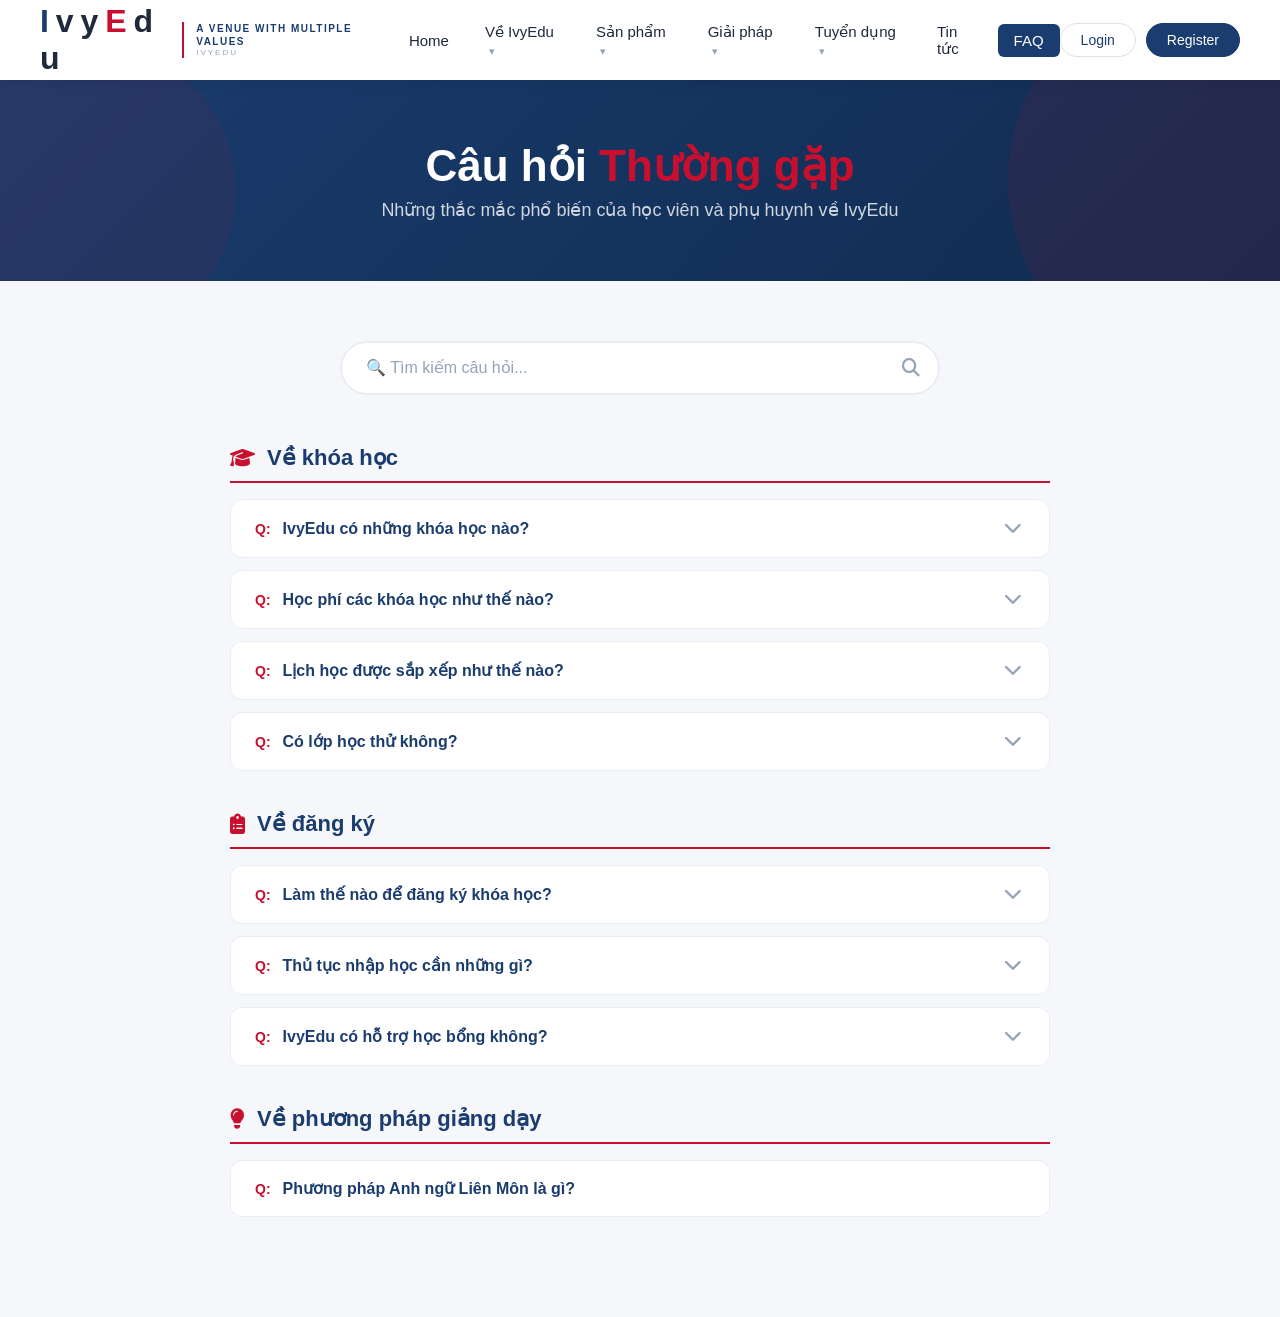
<file: FAQ.html>
<!DOCTYPE html>
<html lang="vi">
<head>
    <meta charset="UTF-8" />
    <meta name="viewport" content="width=device-width, initial-scale=1.0" />
    <title>IvyEdu - Câu hỏi thường gặp</title>
    <link rel="stylesheet" href="https://cdnjs.cloudflare.com/ajax/libs/font-awesome/6.5.0/css/all.min.css" />
    <style>
        * {
            margin: 0;
            padding: 0;
            box-sizing: border-box;
            font-family: 'Segoe UI', Tahoma, Geneva, Verdana, sans-serif;
        }

        body {
            background: #f5f7fa;
        }

        /* ============================================= */
        /* ===== HEADER ===== */
        /* ============================================= */
        .header {
            background: #fff;
            box-shadow: 0 2px 12px rgba(0, 0, 0, 0.08);
            padding: 0 40px;
            position: sticky;
            top: 0;
            z-index: 1000;
        }

        .header-inner {
            max-width: 1280px;
            margin: 0 auto;
            display: flex;
            align-items: center;
            justify-content: space-between;
            height: 80px;
        }

        .logo {
            display: flex;
            align-items: center;
            gap: 12px;
            text-decoration: none;
        }

        .logo-text {
            font-size: 32px;
            font-weight: 800;
            letter-spacing: -1px;
        }

        .logo-text .blue {
            color: #1A3C6E;
        }

        .logo-text .red {
            color: #C8102E;
        }

        .logo-text .gray {
            color: #1e293b;
        }

        .logo-slogan {
            font-size: 10px;
            font-weight: 600;
            letter-spacing: 1.5px;
            color: #1A3C6E;
            text-transform: uppercase;
            padding-left: 12px;
            border-left: 2px solid #C8102E;
            line-height: 1.3;
        }

        .logo-slogan small {
            display: block;
            font-weight: 300;
            font-size: 8px;
            color: #94a3b8;
            letter-spacing: 2px;
        }

        @media (max-width: 768px) {
            .logo-text {
                font-size: 26px;
            }
            .logo-slogan {
                font-size: 8px;
            }
            .logo-slogan small {
                font-size: 7px;
            }
        }

        @media (max-width: 480px) {
            .logo-text {
                font-size: 22px;
            }
            .logo-slogan {
                display: none;
            }
        }

        .nav-main {
            display: flex;
            align-items: center;
            gap: 4px;
        }

        .nav-main > li {
            list-style: none;
            position: relative;
        }

        .nav-main > li > a {
            display: block;
            padding: 8px 16px;
            text-decoration: none;
            color: #1e293b;
            font-weight: 500;
            font-size: 15px;
            border-radius: 6px;
            transition: background 0.2s, color 0.2s;
        }

        .nav-main > li > a:hover {
            background: #eef2f6;
            color: #1A3C6E;
        }

        .nav-main > li > a.active {
            background: #1A3C6E;
            color: #fff;
        }

        .nav-main > li > a .arrow {
            font-size: 11px;
            margin-left: 4px;
            color: #94a3b8;
        }

        .dropdown {
            position: absolute;
            top: 42px;
            left: 0;
            min-width: 240px;
            background: #fff;
            border-radius: 12px;
            box-shadow: 0 12px 40px rgba(0, 0, 0, 0.12);
            padding: 10px 0;
            opacity: 0;
            visibility: hidden;
            transform: translateY(6px);
            transition: all 0.25s ease;
            border: 1px solid #f0f2f5;
        }

        .nav-main > li:hover .dropdown {
            opacity: 1;
            visibility: visible;
            transform: translateY(0);
        }

        .dropdown li {
            list-style: none;
        }

        .dropdown li a {
            display: block;
            padding: 8px 22px;
            text-decoration: none;
            color: #334155;
            font-size: 14px;
            transition: background 0.15s, color 0.15s;
        }

        .dropdown li a:hover {
            background: #f1f5f9;
            color: #1A3C6E;
        }

        .dropdown .group-title {
            font-weight: 600;
            color: #0f172a;
            padding: 8px 22px 4px;
            font-size: 13px;
            letter-spacing: 0.3px;
            text-transform: uppercase;
            color: #64748b;
        }

        .dropdown .divider {
            height: 1px;
            background: #e9edf2;
            margin: 6px 16px;
        }

        .header-actions {
            display: flex;
            align-items: center;
            gap: 10px;
        }

        .header-actions a {
            text-decoration: none;
            font-weight: 500;
            font-size: 14px;
            padding: 8px 20px;
            border-radius: 30px;
            transition: all 0.2s;
        }

        .btn-login {
            color: #1A3C6E;
            background: transparent;
            border: 1.5px solid #dce1e8;
        }

        .btn-login:hover {
            background: #f1f5f9;
            border-color: #b0bccb;
        }

        .btn-register {
            color: #fff;
            background: #1A3C6E;
            border: 1.5px solid #1A3C6E;
        }

        .btn-register:hover {
            background: #0F2B4F;
            border-color: #0F2B4F;
        }

        @media (max-width: 1024px) {
            .header {
                padding: 0 20px;
            }
            .nav-main > li > a {
                padding: 6px 12px;
                font-size: 14px;
            }
        }

        @media (max-width: 768px) {
            .header-inner {
                flex-wrap: wrap;
                height: auto;
                padding: 14px 0;
                gap: 12px;
            }
            .nav-main {
                flex-wrap: wrap;
                justify-content: center;
                gap: 4px;
                width: 100%;
                order: 3;
                border-top: 1px solid #ecf0f4;
                padding-top: 12px;
            }
            .nav-main > li > a {
                font-size: 13px;
                padding: 6px 10px;
            }
            .header-actions {
                gap: 6px;
            }
            .header-actions a {
                padding: 6px 14px;
                font-size: 13px;
            }
            .dropdown {
                min-width: 180px;
                left: -10px;
            }
        }

        @media (max-width: 480px) {
            .header {
                padding: 0 12px;
            }
            .nav-main > li > a {
                font-size: 12px;
                padding: 4px 8px;
            }
            .header-actions a {
                font-size: 12px;
                padding: 4px 12px;
            }
        }

        /* ============================================= */
        /* ===== BANNER ===== */
        /* ============================================= */
        .page-banner {
            background: linear-gradient(135deg, #1A3C6E, #0f2b4f);
            padding: 60px 40px;
            text-align: center;
            color: #fff;
            position: relative;
            overflow: hidden;
        }

        .page-banner::before {
            content: '';
            position: absolute;
            top: -50%;
            right: -10%;
            width: 400px;
            height: 400px;
            background: rgba(200, 16, 46, 0.1);
            border-radius: 50%;
        }

        .page-banner::after {
            content: '';
            position: absolute;
            bottom: -30%;
            left: -5%;
            width: 300px;
            height: 300px;
            background: rgba(200, 16, 46, 0.08);
            border-radius: 50%;
        }

        .page-banner h1 {
            font-size: 44px;
            font-weight: 800;
            margin-bottom: 8px;
            position: relative;
            z-index: 1;
        }

        .page-banner h1 .highlight {
            color: #C8102E;
        }

        .page-banner p {
            font-size: 18px;
            opacity: 0.8;
            font-weight: 300;
            position: relative;
            z-index: 1;
        }

        /* ============================================= */
        /* ===== FAQ SECTION ===== */
        /* ============================================= */
        .faq-section {
            padding: 60px 40px;
            max-width: 900px;
            margin: 0 auto;
        }

        .faq-category {
            margin-bottom: 40px;
        }

        .faq-category .cat-title {
            font-size: 22px;
            font-weight: 700;
            color: #1A3C6E;
            margin-bottom: 16px;
            padding-bottom: 10px;
            border-bottom: 2px solid #C8102E;
            display: flex;
            align-items: center;
            gap: 12px;
        }

        .faq-category .cat-title i {
            color: #C8102E;
            font-size: 20px;
        }

        .faq-item {
            background: #fff;
            border-radius: 12px;
            margin-bottom: 12px;
            border: 1px solid #e9edf4;
            overflow: hidden;
            transition: all 0.3s ease;
        }

        .faq-item:hover {
            border-color: #C8102E;
        }

        .faq-question {
            padding: 18px 24px;
            display: flex;
            justify-content: space-between;
            align-items: center;
            cursor: pointer;
            transition: all 0.3s ease;
            user-select: none;
        }

        .faq-question:hover {
            background: #f8faff;
        }

        .faq-question .q-text {
            font-size: 16px;
            font-weight: 600;
            color: #1A3C6E;
            display: flex;
            align-items: center;
            gap: 12px;
        }

        .faq-question .q-text .q-icon {
            color: #C8102E;
            font-weight: 700;
            font-size: 14px;
        }

        .faq-question .toggle-icon {
            font-size: 18px;
            color: #94a3b8;
            transition: all 0.3s ease;
            min-width: 24px;
            text-align: center;
        }

        .faq-item.active .faq-question .toggle-icon {
            transform: rotate(180deg);
            color: #C8102E;
        }

        .faq-item.active .faq-question {
            background: #f8faff;
        }

        .faq-answer {
            max-height: 0;
            overflow: hidden;
            transition: all 0.4s ease;
            padding: 0 24px;
        }

        .faq-item.active .faq-answer {
            max-height: 300px;
            padding: 0 24px 20px;
        }

        .faq-answer p {
            font-size: 15px;
            color: #475569;
            line-height: 1.8;
        }

        .faq-answer ul {
            padding-left: 20px;
            margin-top: 6px;
        }

        .faq-answer ul li {
            font-size: 15px;
            color: #475569;
            line-height: 1.8;
            list-style: disc;
        }

        /* ===== SEARCH FAQ ===== */
        .faq-search {
            max-width: 600px;
            margin: 0 auto 50px;
            position: relative;
        }

        .faq-search input {
            width: 100%;
            padding: 16px 56px 16px 24px;
            border-radius: 50px;
            border: 2px solid #e9edf4;
            font-size: 16px;
            color: #1e293b;
            outline: none;
            background: #fff;
            transition: all 0.3s ease;
        }

        .faq-search input:focus {
            border-color: #1A3C6E;
            box-shadow: 0 0 0 4px rgba(26, 60, 110, 0.08);
        }

        .faq-search input::placeholder {
            color: #94a3b8;
        }

        .faq-search .search-icon {
            position: absolute;
            right: 20px;
            top: 50%;
            transform: translateY(-50%);
            color: #94a3b8;
            font-size: 18px;
        }

        /* ===== NO RESULT ===== */
        .no-result {
            text-align: center;
            padding: 40px 0;
            display: none;
        }

        .no-result.show {
            display: block;
        }

        .no-result i {
            font-size: 48px;
            color: #C8102E;
            margin-bottom: 12px;
        }

        .no-result h3 {
            font-size: 20px;
            color: #1A3C6E;
        }

        .no-result p {
            color: #94a3b8;
        }

        /* ============================================= */
        /* ===== FOOTER ===== */
        /* ============================================= */
        .footer {
            background: #0a1628;
            color: #c8d0dc;
            padding: 60px 40px 0;
            margin-top: 20px;
        }

        .footer-container {
            max-width: 1280px;
            margin: 0 auto;
        }

        .footer-top {
            display: grid;
            grid-template-columns: 2fr 1fr 1fr 1.5fr;
            gap: 40px;
            padding-bottom: 40px;
            border-bottom: 1px solid rgba(255, 255, 255, 0.06);
        }

        .footer-col .flogo {
            font-size: 28px;
            font-weight: 800;
            color: #fff;
            margin-bottom: 12px;
            display: block;
            text-decoration: none;
        }

        .footer-col .flogo .highlight {
            color: #C8102E;
        }
        .footer-col .flogo .blue {
            color: #fff;
        }

        .footer-col .desc {
            font-size: 14px;
            line-height: 1.7;
            color: #94a3b8;
            margin-bottom: 16px;
            max-width: 320px;
        }

        .footer-col .social {
            display: flex;
            gap: 12px;
        }

        .footer-col .social a {
            width: 40px;
            height: 40px;
            border-radius: 50%;
            background: rgba(255, 255, 255, 0.06);
            display: flex;
            align-items: center;
            justify-content: center;
            color: #c8d0dc;
            font-size: 16px;
            transition: all 0.3s ease;
            text-decoration: none;
        }

        .footer-col .social a:hover {
            background: #C8102E;
            color: #fff;
            transform: translateY(-3px);
        }

        .footer-col h4 {
            font-size: 16px;
            font-weight: 700;
            color: #fff;
            margin-bottom: 16px;
            position: relative;
            padding-bottom: 10px;
        }

        .footer-col h4::after {
            content: '';
            position: absolute;
            bottom: 0;
            left: 0;
            width: 30px;
            height: 2px;
            background: #C8102E;
        }

        .footer-col ul {
            list-style: none;
        }

        .footer-col ul li {
            margin-bottom: 10px;
        }

        .footer-col ul li a {
            color: #94a3b8;
            text-decoration: none;
            font-size: 14px;
            transition: all 0.3s ease;
            display: inline-flex;
            align-items: center;
            gap: 8px;
        }

        .footer-col ul li a:hover {
            color: #fff;
            transform: translateX(4px);
        }

        .footer-col ul li a i {
            font-size: 10px;
            color: #C8102E;
        }

        .footer-col .contact-item {
            display: flex;
            align-items: flex-start;
            gap: 12px;
            margin-bottom: 14px;
            font-size: 14px;
            color: #94a3b8;
            line-height: 1.6;
        }

        .footer-col .contact-item i {
            width: 18px;
            color: #C8102E;
            font-size: 16px;
            margin-top: 2px;
        }

        .footer-col .contact-item a {
            color: #94a3b8;
            text-decoration: none;
            transition: color 0.3s ease;
        }

        .footer-col .contact-item a:hover {
            color: #fff;
        }

        .footer-bottom {
            padding: 24px 0;
            display: flex;
            justify-content: space-between;
            align-items: center;
            flex-wrap: wrap;
            gap: 16px;
            border-top: 1px solid rgba(255, 255, 255, 0.06);
            margin-top: 40px;
            font-size: 13px;
            color: #64748b;
        }

        .footer-bottom .copyright {
            display: flex;
            align-items: center;
            gap: 6px;
        }

        .footer-bottom .copyright .heart {
            color: #C8102E;
        }

        .footer-bottom .links {
            display: flex;
            gap: 20px;
        }

        .footer-bottom .links a {
            color: #64748b;
            text-decoration: none;
            transition: color 0.3s ease;
            font-size: 13px;
        }

        .footer-bottom .links a:hover {
            color: #fff;
        }

        .footer-bottom .links .divider {
            color: #2a3a5a;
        }

        /* ===== RESPONSIVE ===== */
        @media (max-width: 1024px) {
            .faq-section {
                padding: 40px 24px;
            }
            .page-banner h1 {
                font-size: 34px;
            }
            .footer {
                padding: 40px 24px 0;
            }
            .footer-top {
                grid-template-columns: 1fr 1fr;
                gap: 30px;
            }
            .footer-col:first-child {
                grid-column: 1 / -1;
            }
            .footer-col .desc {
                max-width: 100%;
            }
        }

        @media (max-width: 768px) {
            .faq-section {
                padding: 30px 20px;
            }
            .page-banner h1 {
                font-size: 28px;
            }
            .page-banner p {
                font-size: 15px;
            }
            .faq-category .cat-title {
                font-size: 19px;
            }
            .faq-question {
                padding: 14px 18px;
            }
            .faq-question .q-text {
                font-size: 14px;
            }
            .faq-answer p,
            .faq-answer ul li {
                font-size: 14px;
            }
            .footer {
                padding: 30px 20px 0;
            }
            .footer-top {
                grid-template-columns: 1fr;
                gap: 28px;
            }
            .footer-col:first-child {
                grid-column: 1;
            }
            .footer-bottom {
                flex-direction: column;
                text-align: center;
                padding: 20px 0;
            }
            .footer-bottom .links {
                flex-wrap: wrap;
                justify-content: center;
                gap: 12px;
            }
            .footer-bottom .links .divider {
                display: none;
            }
        }

        @media (max-width: 480px) {
            .faq-section {
                padding: 24px 16px;
            }
            .page-banner {
                padding: 40px 20px;
            }
            .page-banner h1 {
                font-size: 24px;
            }
            .faq-category .cat-title {
                font-size: 17px;
            }
            .faq-question .q-text {
                font-size: 13px;
            }
            .faq-question {
                padding: 12px 14px;
            }
            .faq-answer {
                padding: 0 14px;
            }
            .faq-item.active .faq-answer {
                padding: 0 14px 16px;
            }
            .footer {
                padding: 24px 16px 0;
            }
            .footer-col .flogo {
                font-size: 24px;
            }
            .footer-col h4 {
                font-size: 15px;
            }
            .footer-col .social a {
                width: 36px;
                height: 36px;
                font-size: 14px;
            }
            .faq-search input {
                font-size: 14px;
                padding: 14px 50px 14px 18px;
            }
        }
    </style>
</head>
<body>

    <!-- ========================================== -->
    <!-- ===== HEADER ===== -->
    <!-- ========================================== -->
    <header class="header">
        <div class="header-inner">

            <a href="index.html" class="logo">
                <div class="logo-text">
                    <span class="blue">I</span>
                    <span class="gray">v</span>
                    <span class="gray">y</span>
                    <span class="red">E</span>
                    <span class="gray">d</span>
                    <span class="gray">u</span>
                </div>
                <div class="logo-slogan">
                    A Venue with Multiple Values
                    <small>IvyEdu</small>
                </div>
            </a>

            <ul class="nav-main">
                <li><a href="index.html">Home</a></li>
                <li>
                    <a href="about.html">
                        Về IvyEdu <span class="arrow">▾</span>
                    </a>
                    <ul class="dropdown">
                        <li><a href="about.html#vision">Tầm nhìn - Sứ mệnh</a></li>
                        <li><a href="about.html#values">Giá trị cốt lõi</a></li>
                        <li><a href="about.html#milestones">Cột mốc phát triển</a></li>
                        <li><a href="about.html#teachers">Đội ngũ nhân sự</a></li>
                    </ul>
                </li>
                <li>
                    <a href="#">
                        Sản phẩm <span class="arrow">▾</span>
                    </a>
                    <ul class="dropdown">
                        <li><a href="#">Trung tâm ngoại ngữ IVYPrep</a></li>
                        <li><a href="#">IVYBUUDY</a></li>
                        <li><a href="#">IVYHUB</a></li>
                    </ul>
                </li>
                <li>
                    <a href="#">
                        Giải pháp <span class="arrow">▾</span>
                    </a>
                    <ul class="dropdown">
                        <li class="group-title">B2C – Cá nhân</li>
                        <li><a href="#">Giới thiệu giải pháp</a></li>
                        <li><a href="#">Đào tạo nhân sự</a></li>
                        <li><a href="#">Báo giá</a></li>
                        <li class="divider"></li>
                        <li class="group-title">B2B – Doanh nghiệp / Nhà trường</li>
                        <li><a href="#">Giới thiệu giải pháp</a></li>
                        <li><a href="#">Đào tạo nhân sự</a></li>
                        <li><a href="#">Báo giá</a></li>
                        <li class="divider"></li>
                        <li class="group-title">B2B2C – Đối tác / Affiliate</li>
                        <li><a href="#">Giới thiệu đối tác</a></li>
                        <li><a href="#">Affiliate</a></li>
                        <li><a href="#">Chính sách hoa hồng</a></li>
                    </ul>
                </li>
                <li>
                    <a href="#">
                        Tuyển dụng <span class="arrow">▾</span>
                    </a>
                    <ul class="dropdown">
                        <li><a href="#">Làm giáo viên</a></li>
                        <li><a href="#">Làm công tác viên giảng dạy</a></li>
                        <li><a href="#">Làm nhân viên parttime</a></li>
                    </ul>
                </li>
                <li><a href="#">Tin tức</a></li>
                <li><a href="faq.html" class="active">FAQ</a></li>
            </ul>

            <div class="header-actions">
                <a href="#" class="btn-login">Login</a>
                <a href="#" class="btn-register">Register</a>
            </div>

        </div>
    </header>

    <!-- ========================================== -->
    <!-- ===== BANNER ===== -->
    <!-- ========================================== -->
    <section class="page-banner">
        <h1>Câu hỏi <span class="highlight">Thường gặp</span></h1>
        <p>Những thắc mắc phổ biến của học viên và phụ huynh về IvyEdu</p>
    </section>

    <!-- ========================================== -->
    <!-- ===== FAQ CONTENT ===== -->
    <!-- ========================================== -->
    <section class="faq-section">

        <!-- Search -->
        <div class="faq-search">
            <input type="text" id="faqSearch" placeholder="🔍 Tìm kiếm câu hỏi..." />
            <span class="search-icon"><i class="fas fa-search"></i></span>
        </div>

        <!-- ===== DANH MỤC 1: VỀ KHÓA HỌC ===== -->
        <div class="faq-category">
            <div class="cat-title">
                <i class="fas fa-graduation-cap"></i> Về khóa học
            </div>

            <div class="faq-item">
                <div class="faq-question" onclick="toggleFaq(this)">
                    <span class="q-text"><span class="q-icon">Q:</span> IvyEdu có những khóa học nào?</span>
                    <span class="toggle-icon"><i class="fas fa-chevron-down"></i></span>
                </div>
                <div class="faq-answer">
                    <p>IvyEdu cung cấp đa dạng các khóa học:</p>
                    <ul>
                        <li><strong>Anh ngữ Vận dụng</strong> - Phát triển 4 kỹ năng Nghe-Nói-Đọc-Viết</li>
                        <li><strong>Test Prep - IELTS</strong> - Luyện thi chứng chỉ quốc tế</li>
                        <li><strong>Phát triển dự án cá nhân</strong> - Rèn luyện kỹ năng thuyết trình và lãnh đạo</li>
                        <li><strong>Khóa đại học hệ</strong> - Đào tạo chuyên sâu cho sinh viên</li>
                    </ul>
                </div>
            </div>

            <div class="faq-item">
                <div class="faq-question" onclick="toggleFaq(this)">
                    <span class="q-text"><span class="q-icon">Q:</span> Học phí các khóa học như thế nào?</span>
                    <span class="toggle-icon"><i class="fas fa-chevron-down"></i></span>
                </div>
                <div class="faq-answer">
                    <p>Học phí dao động từ <strong>2.900.000đ - 4.800.000đ</strong> tùy theo khóa học. IvyEdu thường xuyên có các chương trình ưu đãi và học bổng cho học viên đăng ký sớm hoặc theo nhóm. Liên hệ hotline <strong>1900 1234</strong> để được tư vấn cụ thể.</p>
                </div>
            </div>

            <div class="faq-item">
                <div class="faq-question" onclick="toggleFaq(this)">
                    <span class="q-text"><span class="q-icon">Q:</span> Lịch học được sắp xếp như thế nào?</span>
                    <span class="toggle-icon"><i class="fas fa-chevron-down"></i></span>
                </div>
                <div class="faq-answer">
                    <p>IvyEdu có các khung giờ linh hoạt để học viên lựa chọn:</p>
                    <ul>
                        <li><strong>Buổi sáng:</strong> 8:00 - 11:30</li>
                        <li><strong>Buổi chiều:</strong> 13:30 - 17:00</li>
                        <li><strong>Buổi tối:</strong> 18:00 - 21:30</li>
                        <li><strong>Cuối tuần:</strong> Thứ 7 và Chủ nhật</li>
                    </ul>
                </div>
            </div>

            <div class="faq-item">
                <div class="faq-question" onclick="toggleFaq(this)">
                    <span class="q-text"><span class="q-icon">Q:</span> Có lớp học thử không?</span>
                    <span class="toggle-icon"><i class="fas fa-chevron-down"></i></span>
                </div>
                <div class="faq-answer">
                    <p>Có! IvyEdu có chương trình <strong>học thử miễn phí</strong> cho tất cả các khóa học. Bạn có thể đăng ký học thử để trải nghiệm phương pháp giảng dạy và môi trường học tập trước khi quyết định đăng ký chính thức.</p>
                </div>
            </div>
        </div>

        <!-- ===== DANH MỤC 2: VỀ ĐĂNG KÝ ===== -->
        <div class="faq-category">
            <div class="cat-title">
                <i class="fas fa-clipboard-list"></i> Về đăng ký
            </div>

            <div class="faq-item">
                <div class="faq-question" onclick="toggleFaq(this)">
                    <span class="q-text"><span class="q-icon">Q:</span> Làm thế nào để đăng ký khóa học?</span>
                    <span class="toggle-icon"><i class="fas fa-chevron-down"></i></span>
                </div>
                <div class="faq-answer">
                    <p>Bạn có thể đăng ký khóa học theo các cách sau:</p>
                    <ul>
                        <li><strong>Online:</strong> Điền form đăng ký trên website</li>
                        <li><strong>Hotline:</strong> Gọi <strong>1900 1234</strong> để được tư vấn và đăng ký</li>
                        <li><strong>Trực tiếp:</strong> Đến văn phòng IvyEdu tại 123 Đường Nguyễn Văn Linh, Quận 7, TP.HCM</li>
                    </ul>
                </div>
            </div>

            <div class="faq-item">
                <div class="faq-question" onclick="toggleFaq(this)">
                    <span class="q-text"><span class="q-icon">Q:</span> Thủ tục nhập học cần những gì?</span>
                    <span class="toggle-icon"><i class="fas fa-chevron-down"></i></span>
                </div>
                <div class="faq-answer">
                    <p>Hồ sơ nhập học bao gồm:</p>
                    <ul>
                        <li>Phiếu đăng ký học (cấp tại IvyEdu)</li>
                        <li>Bản sao CMND/CCCD của học viên (hoặc phụ huynh)</li>
                        <li>2 ảnh 3x4</li>
                        <li>Bảng điểm/Bằng cấp (nếu có)</li>
                    </ul>
                </div>
            </div>

            <div class="faq-item">
                <div class="faq-question" onclick="toggleFaq(this)">
                    <span class="q-text"><span class="q-icon">Q:</span> IvyEdu có hỗ trợ học bổng không?</span>
                    <span class="toggle-icon"><i class="fas fa-chevron-down"></i></span>
                </div>
                <div class="faq-answer">
                    <p>Có! IvyEdu có chương trình <strong>học bổng</strong> dành cho:</p>
                    <ul>
                        <li>Học viên có thành tích học tập xuất sắc</li>
                        <li>Học viên có hoàn cảnh khó khăn</li>
                        <li>Học viên đăng ký theo nhóm</li>
                        <li>Học viên giới thiệu bạn bè</li>
                    </ul>
                </div>
            </div>
        </div>

        <!-- ===== DANH MỤC 3: VỀ PHƯƠNG PHÁP ===== -->
        <div class="faq-category">
            <div class="cat-title">
                <i class="fas fa-lightbulb"></i> Về phương pháp giảng dạy
            </div>

            <div class="faq-item">
                <div class="faq-question" onclick="toggleFaq(this)">
                    <span class="q-text"><span class="q-icon">Q:</span> Phương pháp Anh ngữ Liên Môn là gì?</span>
                    <span class="toggle-icon"><i class="fas fa
</file>
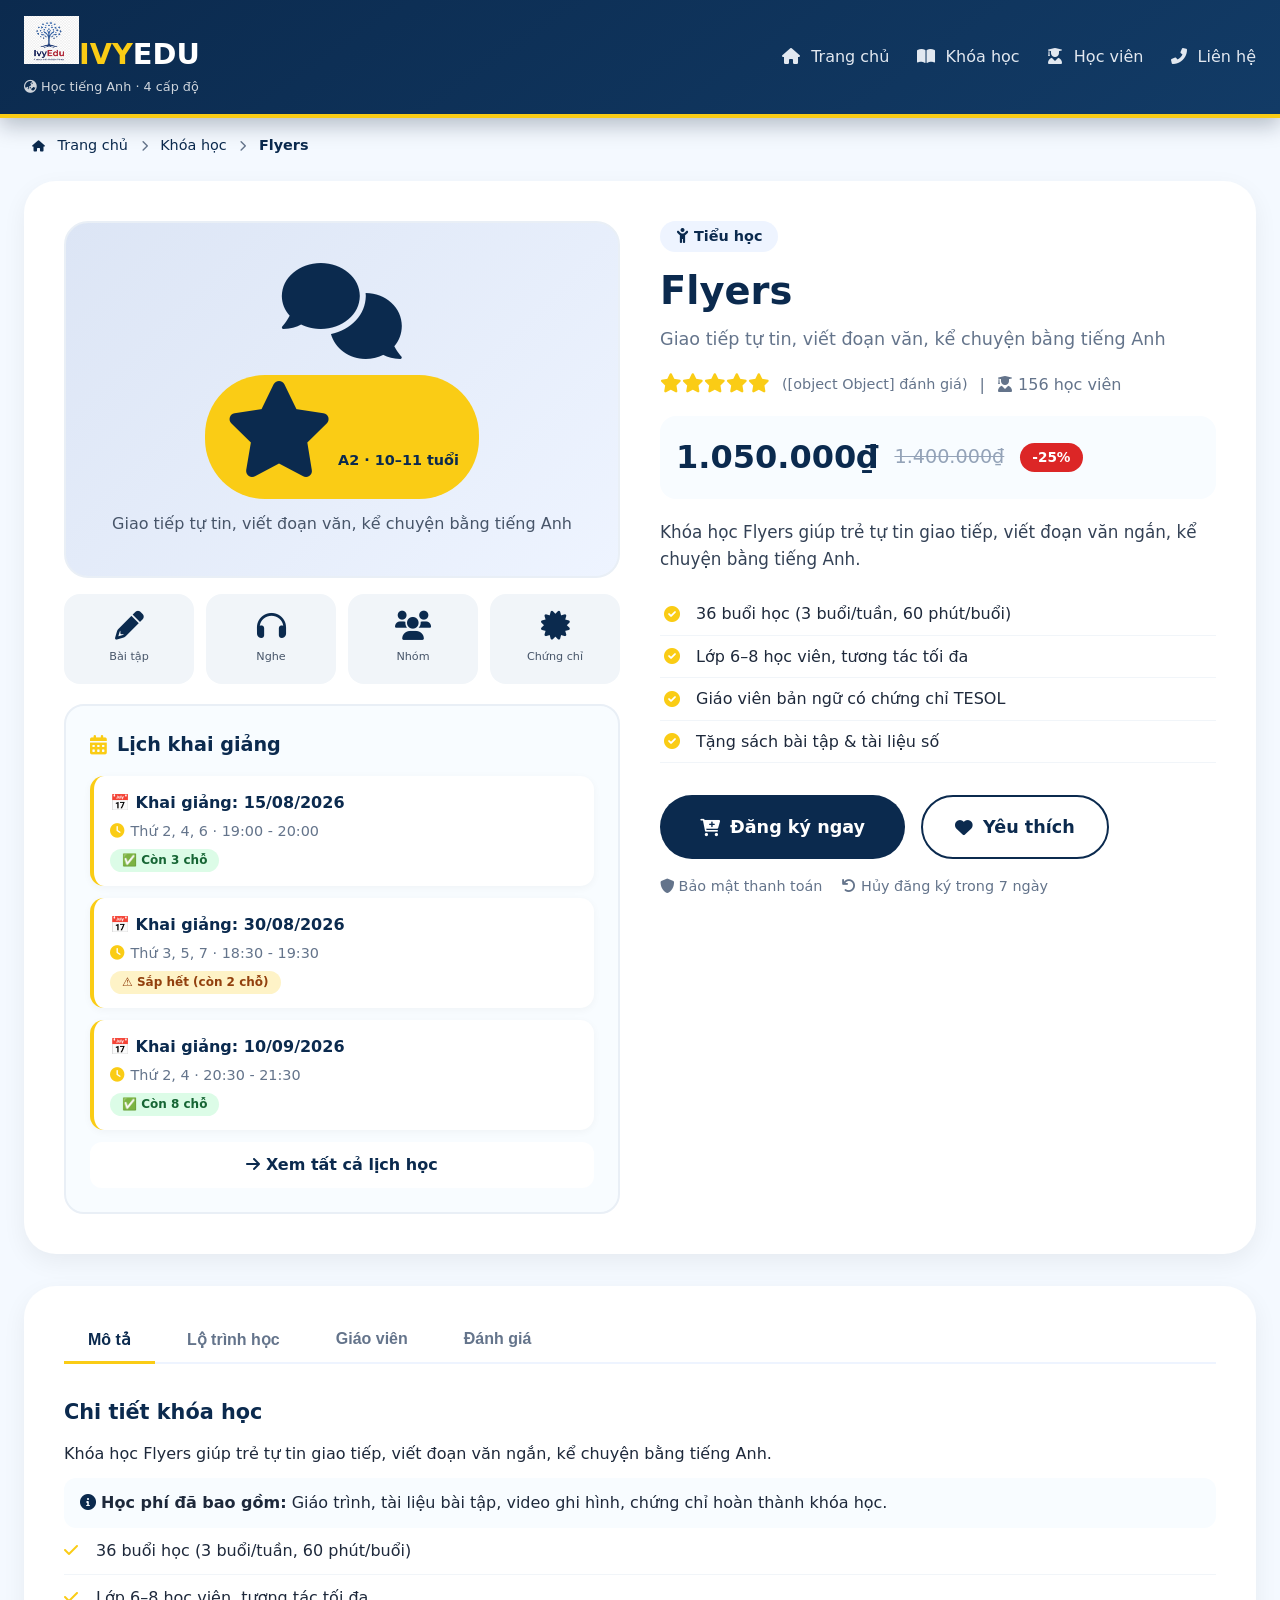
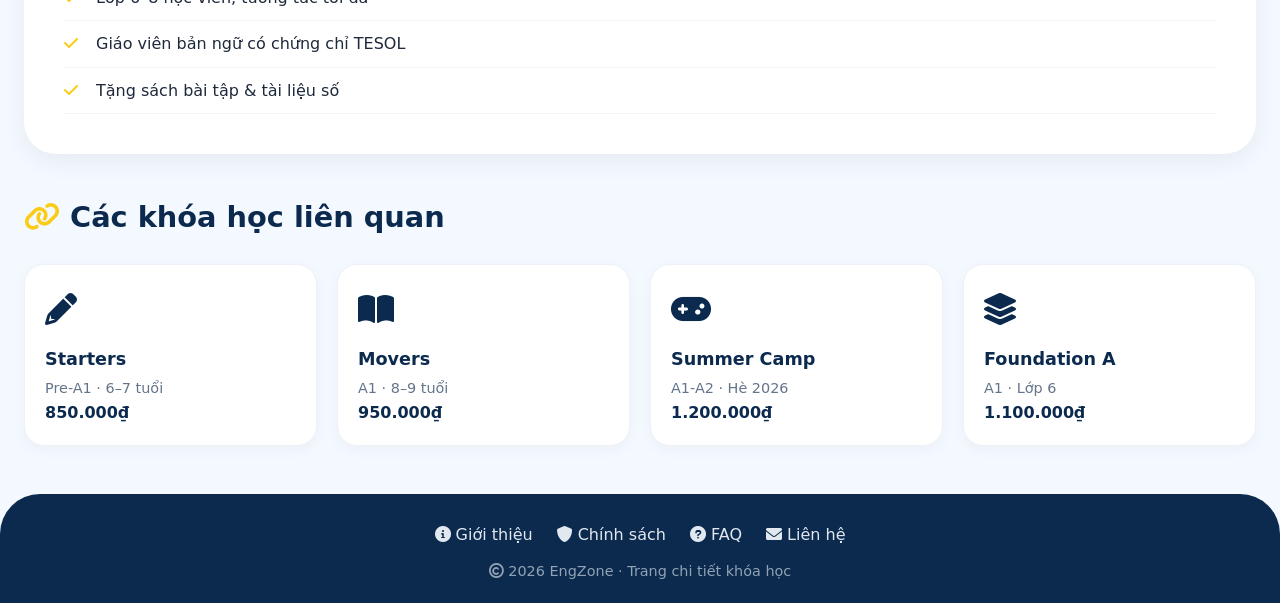
<file: product-detail.html>
<!DOCTYPE html>
<html lang="vi">
<head>
    <meta charset="UTF-8">
    <meta name="viewport" content="width=device-width, initial-scale=1.0">
    <title>Chi tiết khóa học | EngZone</title>
    <link rel="stylesheet" href="https://cdnjs.cloudflare.com/ajax/libs/font-awesome/6.0.0-beta3/css/all.min.css">
    <style>
        * {
            margin: 0;
            padding: 0;
            box-sizing: border-box;
        }

        body {
            font-family: 'Segoe UI', Roboto, system-ui, sans-serif;
            background: #f4f9ff;
            color: #1e293b;
            line-height: 1.6;
        }

        .container {
            max-width: 1280px;
            margin: 0 auto;
            padding: 0 24px;
        }

        .header {
            background: linear-gradient(145deg, #0b2a4e, #123b66);
            color: white;
            padding: 16px 0;
            box-shadow: 0 8px 20px rgba(0, 20, 40, 0.25);
            border-bottom: 4px solid #facc15;
            position: sticky;
            top: 0;
            z-index: 100;
        }

        .header-content {
            display: flex;
            justify-content: space-between;
            align-items: center;
            flex-wrap: wrap;
            gap: 12px;
        }

        .logo h1 {
            font-size: 1.8rem;
            font-weight: 700;
        }
        .logo span {
            color: #facc15;
        }
        .logo .tagline {
            font-size: 0.8rem;
            opacity: 0.8;
        }

        .nav a {
            color: #e2e8f0;
            text-decoration: none;
            margin-left: 22px;
            font-weight: 500;
            transition: 0.2s;
            border-bottom: 2px solid transparent;
            padding-bottom: 4px;
        }
        .nav a:hover {
            color: #facc15;
            border-bottom-color: #facc15;
        }
        .nav a i {
            margin-right: 6px;
        }

        .breadcrumb {
            padding: 16px 0 8px;
            font-size: 0.9rem;
            color: #64748b;
        }
        .breadcrumb a {
            color: #0b2a4e;
            text-decoration: none;
            font-weight: 500;
        }
        .breadcrumb a:hover {
            color: #facc15;
        }
        .breadcrumb i {
            margin: 0 8px;
            font-size: 0.7rem;
        }

        .product-detail {
            display: grid;
            grid-template-columns: 1fr 1fr;
            gap: 40px;
            background: white;
            border-radius: 32px;
            padding: 40px;
            margin: 16px 0 32px;
            box-shadow: 0 8px 24px rgba(0, 0, 0, 0.06);
        }

        .product-gallery {
            display: flex;
            flex-direction: column;
            gap: 16px;
        }

        .product-gallery .main-image {
            background: linear-gradient(135deg, #dce5f5, #eef4ff);
            border-radius: 24px;
            padding: 40px 20px;
            text-align: center;
            min-height: 300px;
            display: flex;
            flex-direction: column;
            align-items: center;
            justify-content: center;
            border: 2px solid #e9eff6;
        }

        .product-gallery .main-image i {
            font-size: 6rem;
            color: #0b2a4e;
            margin-bottom: 16px;
        }

        .product-gallery .main-image .level-badge {
            background: #facc15;
            color: #0b2a4e;
            padding: 6px 20px;
            border-radius: 60px;
            font-weight: 700;
            font-size: 0.9rem;
            display: inline-block;
        }

        .product-gallery .thumbnails {
            display: grid;
            grid-template-columns: repeat(4, 1fr);
            gap: 12px;
        }

        .product-gallery .thumbnails .thumb {
            background: #f1f5f9;
            border-radius: 16px;
            padding: 16px 8px;
            text-align: center;
            border: 2px solid transparent;
            transition: 0.2s;
            cursor: pointer;
        }

        .product-gallery .thumbnails .thumb:hover {
            border-color: #facc15;
            background: #eef4ff;
        }

        .product-gallery .thumbnails .thumb i {
            font-size: 1.8rem;
            color: #0b2a4e;
        }

        .product-gallery .thumbnails .thumb span {
            display: block;
            font-size: 0.7rem;
            margin-top: 4px;
            color: #475569;
        }

        .schedule-sidebar {
            background: #f8fcff;
            border-radius: 20px;
            padding: 24px;
            border: 2px solid #e9eff6;
            margin-top: 4px;
        }

        .schedule-sidebar h3 {
            font-size: 1.2rem;
            color: #0b2a4e;
            margin-bottom: 16px;
            display: flex;
            align-items: center;
            gap: 10px;
        }

        .schedule-sidebar h3 i {
            color: #facc15;
        }

        .schedule-item {
            background: white;
            padding: 14px 16px;
            border-radius: 14px;
            margin-bottom: 12px;
            border-left: 4px solid #facc15;
            box-shadow: 0 2px 8px rgba(0, 0, 0, 0.04);
        }

        .schedule-item .class-date {
            font-weight: 700;
            color: #0b2a4e;
            font-size: 1rem;
        }

        .schedule-item .class-time {
            color: #64748b;
            font-size: 0.9rem;
            display: flex;
            align-items: center;
            gap: 12px;
            margin-top: 4px;
        }

        .schedule-item .class-time i {
            color: #facc15;
            width: 16px;
        }

        .schedule-item .status {
            display: inline-block;
            padding: 2px 12px;
            border-radius: 60px;
            font-size: 0.75rem;
            font-weight: 600;
            margin-top: 6px;
        }

        .status.available {
            background: #dcfce7;
            color: #166534;
        }

        .status.limited {
            background: #fef3c7;
            color: #92400e;
        }

        .status.full {
            background: #fee2e2;
            color: #991b1b;
        }

        .schedule-sidebar .view-all {
            display: block;
            text-align: center;
            color: #0b2a4e;
            font-weight: 600;
            text-decoration: none;
            padding: 10px;
            border-radius: 12px;
            background: white;
            transition: 0.2s;
            margin-top: 4px;
        }

        .schedule-sidebar .view-all:hover {
            background: #facc15;
            color: #0b2a4e;
        }

        .product-info {
            display: flex;
            flex-direction: column;
        }

        .product-info .course-category {
            color: #0b2a4e;
            font-weight: 600;
            font-size: 0.9rem;
            background: #eef4ff;
            padding: 4px 16px;
            border-radius: 60px;
            display: inline-block;
            width: fit-content;
            margin-bottom: 8px;
        }

        .product-info h1 {
            font-size: 2.4rem;
            color: #0b2a4e;
            margin-bottom: 4px;
        }

        .product-info .subtitle {
            font-size: 1.1rem;
            color: #64748b;
            margin-bottom: 16px;
        }

        .product-info .rating {
            display: flex;
            align-items: center;
            gap: 12px;
            margin-bottom: 16px;
        }

        .product-info .rating .stars {
            color: #facc15;
            font-size: 1.2rem;
        }

        .product-info .rating .review-count {
            color: #64748b;
            font-size: 0.9rem;
        }

        .product-info .price-box {
            display: flex;
            align-items: center;
            gap: 16px;
            margin-bottom: 20px;
            padding: 16px;
            background: #f8fcff;
            border-radius: 16px;
        }

        .product-info .price-box .current-price {
            font-size: 2rem;
            font-weight: 700;
            color: #0b2a4e;
        }

        .product-info .price-box .original-price {
            font-size: 1.2rem;
            color: #94a3b8;
            text-decoration: line-through;
        }

        .product-info .price-box .discount {
            background: #dc2626;
            color: white;
            padding: 4px 12px;
            border-radius: 60px;
            font-weight: 600;
            font-size: 0.85rem;
        }

        .product-info .description {
            color: #334155;
            margin-bottom: 20px;
            font-size: 1.05rem;
        }

        .product-info .features {
            list-style: none;
            margin-bottom: 24px;
        }

        .product-info .features li {
            padding: 8px 0;
            display: flex;
            align-items: center;
            gap: 12px;
            border-bottom: 1px solid #f1f5f9;
        }

        .product-info .features li i {
            color: #facc15;
            width: 24px;
            text-align: center;
        }

        .product-info .actions {
            display: flex;
            gap: 16px;
            flex-wrap: wrap;
            margin-top: 8px;
        }

        .product-info .actions .btn-primary {
            background: #0b2a4e;
            color: white;
            border: none;
            padding: 16px 40px;
            border-radius: 60px;
            font-weight: 700;
            font-size: 1.1rem;
            cursor: pointer;
            transition: 0.2s;
            display: inline-flex;
            align-items: center;
            gap: 10px;
            text-decoration: none;
        }

        .product-info .actions .btn-primary:hover {
            background: #facc15;
            color: #0b2a4e;
            box-shadow: 0 6px 20px rgba(250, 204, 21, 0.3);
        }

        .product-info .actions .btn-secondary {
            background: white;
            color: #0b2a4e;
            border: 2px solid #0b2a4e;
            padding: 16px 32px;
            border-radius: 60px;
            font-weight: 600;
            font-size: 1.1rem;
            cursor: pointer;
            transition: 0.2s;
            display: inline-flex;
            align-items: center;
            gap: 10px;
            text-decoration: none;
        }

        .product-info .actions .btn-secondary:hover {
            background: #0b2a4e;
            color: white;
        }

        .tabs-section {
            background: white;
            border-radius: 32px;
            padding: 32px 40px;
            margin-bottom: 40px;
            box-shadow: 0 8px 24px rgba(0, 0, 0, 0.06);
        }

        .tabs-nav {
            display: flex;
            gap: 8px;
            border-bottom: 2px solid #eef4ff;
            margin-bottom: 24px;
            flex-wrap: wrap;
        }

        .tabs-nav button {
            background: none;
            border: none;
            padding: 12px 24px;
            font-size: 1rem;
            font-weight: 600;
            color: #64748b;
            cursor: pointer;
            transition: 0.2s;
            border-bottom: 3px solid transparent;
            margin-bottom: -2px;
        }

        .tabs-nav button:hover {
            color: #0b2a4e;
        }

        .tabs-nav button.active {
            color: #0b2a4e;
            border-bottom-color: #facc15;
        }

        .tab-content {
            display: none;
            padding: 8px 0;
        }

        .tab-content.active {
            display: block;
        }

        .tab-content h3 {
            color: #0b2a4e;
            margin-bottom: 12px;
            font-size: 1.3rem;
        }

        .tab-content ul {
            list-style: none;
            padding: 0;
        }

        .tab-content ul li {
            padding: 10px 0;
            display: flex;
            align-items: flex-start;
            gap: 12px;
            border-bottom: 1px solid #f1f5f9;
        }

        .tab-content ul li i {
            color: #facc15;
            margin-top: 4px;
            width: 20px;
        }

        .tab-content .schedule-grid {
            display: grid;
            grid-template-columns: 1fr 1fr;
            gap: 12px;
        }

        .tab-content .schedule-grid .item {
            background: #f8fcff;
            padding: 12px 16px;
            border-radius: 12px;
            display: flex;
            justify-content: space-between;
        }

        .teacher-card {
            display: flex;
            gap: 24px;
            align-items: center;
            background: #f8fcff;
            padding: 24px;
            border-radius: 20px;
            margin-top: 12px;
        }

        .teacher-card .avatar {
            width: 80px;
            height: 80px;
            background: #0b2a4e;
            border-radius: 50%;
            display: flex;
            align-items: center;
            justify-content: center;
            color: white;
            font-size: 2.5rem;
            flex-shrink: 0;
        }

        .teacher-card .info h4 {
            font-size: 1.2rem;
            color: #0b2a4e;
        }

        .teacher-card .info .title {
            color: #64748b;
            font-weight: 500;
        }

        .teacher-card .info p {
            color: #475569;
            margin-top: 4px;
        }

        .review-item {
            padding: 16px 0;
            border-bottom: 1px solid #f1f5f9;
        }

        .review-item .review-header {
            display: flex;
            justify-content: space-between;
            margin-bottom: 4px;
        }

        .review-item .review-header .name {
            font-weight: 600;
            color: #0b2a4e;
        }

        .review-item .review-header .date {
            color: #94a3b8;
            font-size: 0.85rem;
        }

        .review-item .review-stars {
            color: #facc15;
            font-size: 0.9rem;
            margin-bottom: 4px;
        }

        .review-item .review-text {
            color: #475569;
        }

        .related-section {
            margin: 40px 0 32px;
        }

        .related-section h2 {
            font-size: 1.8rem;
            color: #0b2a4e;
            margin-bottom: 24px;
        }

        .related-grid {
            display: grid;
            grid-template-columns: repeat(auto-fit, minmax(220px, 1fr));
            gap: 20px;
        }

        .related-card {
            background: white;
            border-radius: 20px;
            padding: 20px;
            box-shadow: 0 4px 14px rgba(0, 0, 0, 0.04);
            border: 1px solid #eef2f8;
            transition: 0.2s;
            text-decoration: none;
            color: inherit;
        }

        .related-card:hover {
            transform: translateY(-4px);
            border-color: #facc15;
            box-shadow: 0 8px 24px rgba(0, 0, 0, 0.08);
        }

        .related-card .icon {
            font-size: 2rem;
            color: #0b2a4e;
            margin-bottom: 8px;
        }

        .related-card h4 {
            font-size: 1.1rem;
            color: #0b2a4e;
            margin-bottom: 4px;
        }

        .related-card .price {
            font-weight: 700;
            color: #0b2a4e;
        }

        .footer {
            margin-top: 48px;
            background: #0b2a4e;
            color: #cbd5e1;
            padding: 28px 0 20px;
            border-radius: 40px 40px 0 0;
        }
        .footer .container {
            display: flex;
            flex-direction: column;
            align-items: center;
            gap: 12px;
        }
        .footer-links {
            display: flex;
            flex-wrap: wrap;
            gap: 24px;
            justify-content: center;
        }
        .footer-links a {
            color: #e2e8f0;
            text-decoration: none;
        }
        .footer-links a:hover {
            color: #facc15;
        }
        .footer .copy {
            font-size: 0.9rem;
            opacity: 0.7;
        }

        @media (max-width: 968px) {
            .product-detail {
                grid-template-columns: 1fr;
                padding: 24px;
            }
            .product-gallery .main-image {
                min-height: 200px;
            }
            .product-gallery .main-image i {
                font-size: 4rem;
            }
            .tabs-section {
                padding: 24px;
            }
            .tab-content .schedule-grid {
                grid-template-columns: 1fr;
            }
            .teacher-card {
                flex-direction: column;
                text-align: center;
            }
        }

        @media (max-width: 600px) {
            .header-content {
                flex-direction: column;
                align-items: flex-start;
            }
            .nav a {
                margin-left: 0;
                margin-right: 16px;
                display: inline-block;
                margin-top: 4px;
            }
            .product-info h1 {
                font-size: 1.8rem;
            }
            .product-info .actions {
                flex-direction: column;
            }
            .product-info .actions .btn-primary,
            .product-info .actions .btn-secondary {
                width: 100%;
                justify-content: center;
            }
            .tabs-nav {
                flex-wrap: wrap;
            }
            .tabs-nav button {
                padding: 8px 16px;
                font-size: 0.9rem;
            }
            .related-grid {
                grid-template-columns: 1fr 1fr;
            }
        }

        @media (max-width: 400px) {
            .related-grid {
                grid-template-columns: 1fr;
            }
        }
    </style>
</head>
<body>
    <header class="header">
        <div class="container header-content">
            <div class="logo">
                <h1> <img id="logo" style="width: 10%; height: auto;" src="images/logo.png" alt="IVYEDU Logo"><span>IVY</span>EDU</h1>
                <div class="tagline"><i class="fas fa-globe-asia"></i> Học tiếng Anh · 4 cấp độ</div>
            </div>
            <div class="nav">
                <a href="index.html"><i class="fas fa-home"></i> Trang chủ</a>
                <a href="index.html#tieu-hoc"><i class="fas fa-book-open"></i> Khóa học</a>
                <a href="#"><i class="fas fa-user-graduate"></i> Học viên</a>
                <a href="#"><i class="fas fa-phone-alt"></i> Liên hệ</a>
            </div>
        </div>
    </header>

    <div class="container">
        <div class="breadcrumb">
            <a href="index.html"><i class="fas fa-home"></i> Trang chủ</a>
            <i class="fas fa-chevron-right"></i>
            <a href="Course.html#tieu-hoc">Khóa học</a>
            <i class="fas fa-chevron-right"></i>
            <span id="breadcrumb-level" style="color: #0b2a4e; font-weight: 600;">Đang tải...</span>
        </div>

        <div class="product-detail">
            <div class="product-gallery">
                <div class="main-image">
                    <i id="course-icon" class="fas fa-book-open"></i>
                    <span class="level-badge" id="level-badge"><i class="fas fa-star"></i> Đang tải...</span>
                    <p style="margin-top: 12px; color: #475569; font-weight: 500;" id="course-subtitle">Đang tải thông tin...</p>
                </div>
                <div class="thumbnails">
                    <div class="thumb"><i class="fas fa-pencil-alt"></i><span>Bài tập</span></div>
                    <div class="thumb"><i class="fas fa-headphones"></i><span>Nghe</span></div>
                    <div class="thumb"><i class="fas fa-users"></i><span>Nhóm</span></div>
                    <div class="thumb"><i class="fas fa-certificate"></i><span>Chứng chỉ</span></div>
                </div>

                <!-- LỊCH KHAI GIẢNG (được tạo động từ dữ liệu) -->
                <div class="schedule-sidebar" id="schedule-sidebar">
                    <h3><i class="fas fa-calendar-alt"></i> Lịch khai giảng</h3>
                    <div id="schedule-list">
                        <!-- Sẽ được JavaScript tạo động -->
                    </div>
                    <a href="#" class="view-all"><i class="fas fa-arrow-right"></i> Xem tất cả lịch học</a>
                </div>
            </div>

            <div class="product-info">
                <span class="course-category" id="course-category"><i class="fas fa-child"></i> Đang tải...</span>
                <h1 id="course-name">Đang tải...</h1>
                <div class="subtitle" id="course-subtitle-2">Đang tải thông tin...</div>

                <div class="rating">
                    <div class="stars" id="course-stars">
                        <i class="fas fa-star"></i><i class="fas fa-star"></i>
                        <i class="fas fa-star"></i><i class="fas fa-star"></i>
                        <i class="fas fa-star-half-alt"></i>
                    </div>
                    <span class="review-count" id="review-count">(0 đánh giá)</span>
                    <span style="color: #64748b;">|</span>
                    <span style="color: #64748b;" id="student-count"><i class="fas fa-user-graduate"></i> 0 học viên</span>
                </div>

                <div class="price-box">
                    <span class="current-price" id="current-price">0₫</span>
                    <span class="original-price" id="original-price">0₫</span>
                    <span class="discount" id="discount-badge">-0%</span>
                </div>

                <p class="description" id="course-description">Đang tải thông tin...</p>

                <ul class="features" id="course-features">
                    <li><i class="fas fa-check-circle"></i> Đang tải...</li>
                </ul>

                <div class="actions">
                    <a href="#" class="btn-primary"><i class="fas fa-cart-plus"></i> Đăng ký ngay</a>
                    <a href="#" class="btn-secondary"><i class="fas fa-heart"></i> Yêu thích</a>
                </div>

                <div style="margin-top: 16px; display: flex; gap: 20px; font-size: 0.9rem; color: #64748b;">
                    <span><i class="fas fa-shield-alt"></i> Bảo mật thanh toán</span>
                    <span><i class="fas fa-undo"></i> Hủy đăng ký trong 7 ngày</span>
                </div>
            </div>
        </div>

        <div class="tabs-section">
            <div class="tabs-nav">
                <button class="active" data-tab="tab1">Mô tả</button>
                <button data-tab="tab2">Lộ trình học</button>
                <button data-tab="tab3">Giáo viên</button>
                <button data-tab="tab4">Đánh giá</button>
            </div>

            <div id="tab1" class="tab-content active">
                <h3>Chi tiết khóa học</h3>
                <div id="tab-description"></div>
            </div>

            <div id="tab2" class="tab-content">
                <h3>Lộ trình 12 tuần</h3>
                <div class="schedule-grid" id="schedule-grid"></div>
            </div>

            <div id="tab3" class="tab-content">
                <h3>Giáo viên hướng dẫn</h3>
                <div id="teacher-info"></div>
            </div>

            <div id="tab4" class="tab-content">
                <h3>Đánh giá từ học viên</h3>
                <div id="reviews-container"></div>
            </div>
        </div>

        <section class="related-section">
            <h2><i class="fas fa-link" style="color: #facc15;"></i> Các khóa học liên quan</h2>
            <div class="related-grid" id="related-grid"></div>
        </section>
    </div>

    <footer class="footer">
        <div class="container">
            <div class="footer-links">
                <a href="#"><i class="fas fa-info-circle"></i> Giới thiệu</a>
                <a href="#"><i class="fas fa-shield-alt"></i> Chính sách</a>
                <a href="#"><i class="fas fa-question-circle"></i> FAQ</a>
                <a href="#"><i class="fas fa-envelope"></i> Liên hệ</a>
            </div>
            <div class="copy">
                <i class="far fa-copyright"></i> 2026 EngZone · Trang chi tiết khóa học
            </div>
        </div>
    </footer>

    <script>
        // ============================================================
        // DỮ LIỆU KHÓA HỌC (14+ khóa)
        // ============================================================
        const courseData = {
            'starters': {
                id: 'starters',
                name: 'Starters',
                category: 'Tiểu học',
                categoryIcon: 'fa-child',
                level: 'Pre-A1',
                age: '6–7 tuổi',
                subtitle: 'Bảng chữ cái, từ vựng cơ bản, giới thiệu bản thân',
                price: '850.000₫',
                originalPrice: '1.100.000₫',
                discount: '-23%',
                stars: 4.5,
                reviews: 18,
                students: 89,
                icon: 'fa-pencil-alt',
                description: 'Khóa học Starters giúp trẻ làm quen với tiếng Anh một cách tự nhiên và vui nhộn. Bé sẽ học bảng chữ cái, số đếm, màu sắc, và cách giới thiệu bản thân.',
                features: [
                    '36 buổi học (3 buổi/tuần, 60 phút/buổi)',
                    'Lớp 6–8 học viên, tương tác tối đa',
                    'Giáo viên bản ngữ có chứng chỉ TESOL',
                    'Tặng sách bài tập & tài liệu số',
                    'Bảo lưu kết quả, học lại miễn phí nếu chưa đạt'
                ],
                schedule: [
                    { week: 'Tuần 1–2', content: 'Bảng chữ cái, số đếm, màu sắc' },
                    { week: 'Tuần 3–4', content: 'Từ vựng chủ đề: gia đình, trường học' },
                    { week: 'Tuần 5–6', content: 'Giới thiệu bản thân, hỏi đáp cơ bản' },
                    { week: 'Tuần 7–8', content: 'Động vật, đồ ăn, đồ chơi' },
                    { week: 'Tuần 9–10', content: 'Luyện nghe qua bài hát và câu chuyện' },
                    { week: 'Tuần 11–12', content: 'Ôn tập & kiểm tra cuối khóa' }
                ],
                teacher: {
                    name: 'Ms. Emily Parker',
                    title: 'Giáo viên tiếng Anh · 6 năm kinh nghiệm',
                    certs: ['Chứng chỉ TESOL', 'Chuyên gia giảng dạy trẻ em'],
                    desc: 'Phong cách vui nhộn, gần gũi, yêu trẻ em.'
                },
                reviews: [
                    { name: 'Chị Lan Anh (phụ huynh bé Bảo)', date: '20/06/2026', stars: 5, text: 'Con tôi rất thích học cô Emily.' }
                ],
                schedules: [
                    { date: '10/08/2026', days: 'Thứ 2, 4, 6', time: '18:30 - 19:30', status: 'available', spots: 4 },
                    { date: '25/08/2026', days: 'Thứ 3, 5, 7', time: '19:00 - 20:00', status: 'limited', spots: 2 },
                    { date: '05/09/2026', days: 'Thứ 2, 4', time: '20:00 - 21:00', status: 'available', spots: 6 }
                ]
            },
            'movers': {
                id: 'movers',
                name: 'Movers',
                category: 'Tiểu học',
                categoryIcon: 'fa-child',
                level: 'A1',
                age: '8–9 tuổi',
                subtitle: 'Mở rộng từ vựng, đọc hiểu đoạn ngắn, nghe và kể lại',
                price: '950.000₫',
                originalPrice: '1.200.000₫',
                discount: '-21%',
                stars: 4.5,
                reviews: 22,
                students: 112,
                icon: 'fa-book-open',
                description: 'Khóa học Movers giúp trẻ mở rộng vốn từ vựng và cấu trúc câu.',
                features: [
                    '36 buổi học (3 buổi/tuần, 60 phút/buổi)',
                    'Lớp 6–8 học viên, tương tác tối đa',
                    'Giáo viên bản ngữ có chứng chỉ TESOL',
                    'Tặng sách bài tập & tài liệu số'
                ],
                schedule: [
                    { week: 'Tuần 1–2', content: 'Ôn tập từ vựng Starters + mở rộng' },
                    { week: 'Tuần 3–4', content: 'Thì hiện tại tiếp diễn, câu hỏi WH' },
                    { week: 'Tuần 5–6', content: 'Đọc hiểu đoạn văn ngắn' },
                    { week: 'Tuần 7–8', content: 'Luyện nghe và kể lại câu chuyện' },
                    { week: 'Tuần 9–10', content: 'Viết câu hoàn chỉnh, đoạn văn ngắn' },
                    { week: 'Tuần 11–12', content: 'Ôn tập & kiểm tra cuối khóa' }
                ],
                teacher: {
                    name: 'Ms. Sarah Johnson',
                    title: 'Giáo viên tiếng Anh · 8 năm kinh nghiệm',
                    certs: ['Chứng chỉ TESOL', 'CELTA'],
                    desc: 'Phong cách dạy sáng tạo, giúp trẻ yêu thích tiếng Anh.'
                },
                reviews: [
                    { name: 'Chị Hà (phụ huynh bé Nam)', date: '18/06/2026', stars: 5, text: 'Con tôi đọc hiểu tốt hơn rất nhiều.' }
                ],
                schedules: [
                    { date: '12/08/2026', days: 'Thứ 2, 4, 6', time: '17:30 - 18:30', status: 'available', spots: 5 },
                    { date: '28/08/2026', days: 'Thứ 3, 5, 7', time: '18:00 - 19:00', status: 'full', spots: 0 },
                    { date: '08/09/2026', days: 'Thứ 2, 4', time: '19:30 - 20:30', status: 'available', spots: 7 }
                ]
            },
            'flyers': {
                id: 'flyers',
                name: 'Flyers',
                category: 'Tiểu học',
                categoryIcon: 'fa-child',
                level: 'A2',
                age: '10–11 tuổi',
                subtitle: 'Giao tiếp tự tin, viết đoạn văn, kể chuyện bằng tiếng Anh',
                price: '1.050.000₫',
                originalPrice: '1.400.000₫',
                discount: '-25%',
                stars: 5,
                reviews: 24,
                students: 156,
                icon: 'fa-comments',
                description: 'Khóa học Flyers giúp trẻ tự tin giao tiếp, viết đoạn văn ngắn, kể chuyện bằng tiếng Anh.',
                features: [
                    '36 buổi học (3 buổi/tuần, 60 phút/buổi)',
                    'Lớp 6–8 học viên, tương tác tối đa',
                    'Giáo viên bản ngữ có chứng chỉ TESOL',
                    'Tặng sách bài tập & tài liệu số'
                ],
                schedule: [
                    { week: 'Tuần 1–2', content: 'Ôn tập Movers + từ vựng chủ đề mới' },
                    { week: 'Tuần 3–4', content: 'Thì quá khứ, tương lai đơn' },
                    { week: 'Tuần 5–6', content: 'Đọc hiểu & kỹ năng viết đoạn văn' },
                    { week: 'Tuần 7–8', content: 'Luyện nghe & phát âm chuẩn' },
                    { week: 'Tuần 9–10', content: 'Kể chuyện & thuyết trình ngắn' },
                    { week: 'Tuần 11–12', content: 'Ôn tập & thi thử Flyers' }
                ],
                teacher: {
                    name: 'Ms. Sarah Johnson',
                    title: 'Giáo viên tiếng Anh · 8 năm kinh nghiệm',
                    certs: ['Chứng chỉ TESOL', 'CELTA'],
                    desc: 'Phong cách vui nhộn, gần gũi, yêu trẻ em.'
                },
                reviews: [
                    { name: 'Chị Mai Anh (phụ huynh bé Minh)', date: '15/06/2026', stars: 5, text: 'Con tôi tiến bộ rõ rệt sau 8 tuần.' }
                ],
                schedules: [
                    { date: '15/08/2026', days: 'Thứ 2, 4, 6', time: '19:00 - 20:00', status: 'available', spots: 3 },
                    { date: '30/08/2026', days: 'Thứ 3, 5, 7', time: '18:30 - 19:30', status: 'limited', spots: 2 },
                    { date: '10/09/2026', days: 'Thứ 2, 4', time: '20:30 - 21:30', status: 'available', spots: 8 }
                ]
            },
            'summer-camp': {
                id: 'summer-camp',
                name: 'Summer Camp',
                category: 'Tiểu học',
                categoryIcon: 'fa-child',
                level: 'A1-A2',
                age: 'Hè 2026',
                subtitle: 'Học qua trò chơi, dự án nhóm, kỹ năng mềm và tiếng Anh giao tiếp',
                price: '1.200.000₫',
                originalPrice: '1.500.000₫',
                discount: '-20%',
                stars: 4.5,
                reviews: 15,
                students: 78,
                icon: 'fa-gamepad',
                description: 'Khóa học hè đặc biệt với phương pháp học qua trò chơi và dự án nhóm.',
                features: [
                    '24 buổi học (4 buổi/tuần, 90 phút/buổi)',
                    'Lớp 8–10 học viên, hoạt động nhóm',
                    'Giáo viên bản ngữ + trợ giảng',
                    'Hoạt động ngoại khóa, dự án nhóm'
                ],
                schedule: [
                    { week: 'Tuần 1–2', content: 'Làm quen, trò chơi giới thiệu' },
                    { week: 'Tuần 3–4', content: 'Chủ đề: Thiên nhiên, động vật' },
                    { week: 'Tuần 5–6', content: 'Dự án nhóm: Vẽ và thuyết trình' },
                    { week: 'Tuần 7–8', content: 'Chủ đề: Thành phố, du lịch' },
                    { week: 'Tuần 9–10', content: 'Hoạt động ngoài trời' },
                    { week: 'Tuần 11–12', content: 'Tổng kết, biểu diễn' }
                ],
                teacher: {
                    name: 'Mr. David Wilson',
                    title: 'Giáo viên tiếng Anh · 5 năm kinh nghiệm',
                    certs: ['Chứng chỉ TESOL'],
                    desc: 'Năng động, sáng tạo, giỏi tổ chức các hoạt động nhóm.'
                },
                reviews: [
                    { name: 'Chị Hoa (phụ huynh bé Minh)', date: '10/06/2026', stars: 5, text: 'Con tôi rất thích khóa học hè này.' }
                ],
                schedules: [
                    { date: '01/06/2026', days: 'Thứ 2-6', time: '08:00 - 09:30', status: 'full', spots: 0 },
                    { date: '15/06/2026', days: 'Thứ 2-6', time: '10:00 - 11:30', status: 'limited', spots: 3 },
                    { date: '01/07/2026', days: 'Thứ 2-6', time: '14:00 - 15:30', status: 'available', spots: 10 }
                ]
            },
            'foundation-a': {
                id: 'foundation-a',
                name: 'Foundation A',
                category: 'THCS',
                categoryIcon: 'fa-user-graduate',
                level: 'A1',
                age: 'Lớp 6',
                subtitle: 'Ngữ pháp nền tảng, thì hiện tại, quá khứ, từ vựng theo chủ đề',
                price: '1.100.000₫',
                originalPrice: '1.300.000₫',
                discount: '-15%',
                stars: 4.5,
                reviews: 20,
                students: 95,
                icon: 'fa-layer-group',
                description: 'Khóa học Foundation A giúp học sinh lớp 6 xây dựng nền tảng ngữ pháp vững chắc.',
                features: [
                    '40 buổi học (3 buổi/tuần, 60 phút/buổi)',
                    'Lớp 8–10 học viên',
                    'Giáo viên có chứng chỉ quốc tế',
                    'Tài liệu học tập đầy đủ',
                    'Kiểm tra định kỳ hàng tháng'
                ],
                schedule: [
                    { week: 'Tuần 1–2', content: 'Thì hiện tại đơn, hiện tại tiếp diễn' },
                    { week: 'Tuần 3–4', content: 'Từ vựng chủ đề: Trường học, gia đình' },
                    { week: 'Tuần 5–6', content: 'Thì quá khứ đơn, câu phủ định' },
                    { week: 'Tuần 7–8', content: 'Đọc hiểu cơ bản' },
                    { week: 'Tuần 9–10', content: 'Viết câu, đoạn văn ngắn' },
                    { week: 'Tuần 11–12', content: 'Ôn tập & kiểm tra' }
                ],
                teacher: {
                    name: 'Ms. Lisa Chen',
                    title: 'Giáo viên tiếng Anh · 7 năm kinh nghiệm',
                    certs: ['Chứng chỉ TESOL', 'CELTA'],
                    desc: 'Tận tâm, kiên nhẫn, giúp học sinh xây dựng nền tảng vững chắc.'
                },
                reviews: [
                    { name: 'Chị Lan (phụ huynh bé Hùng)', date: '15/06/2026', stars: 5, text: 'Con tôi tiến bộ vượt bậc.' }
                ],
                schedules: [
                    { date: '10/08/2026', days: 'Thứ 2, 4, 6', time: '18:30 - 19:30', status: 'available', spots: 4 },
                    { date: '25/08/2026', days: 'Thứ 3, 5, 7', time: '19:00 - 20:00', status: 'limited', spots: 2 },
                    { date: '05/09/2026', days: 'Thứ 2, 4', time: '20:00 - 21:00', status: 'available', spots: 6 }
                ]
            },
            'foundation-b': {
                id: 'foundation-b',
                name: 'Foundation B',
                category: 'THCS',
                categoryIcon: 'fa-user-graduate',
                level: 'A2',
                age: 'Lớp 7–8',
                subtitle: 'Mở rộng ngữ pháp, câu điều kiện, câu bị động, luyện đọc hiểu',
                price: '1.250.000₫',
                originalPrice: '1.500.000₫',
                discount: '-17%',
                stars: 4.5,
                reviews: 18,
                students: 88,
                icon: 'fa-arrow-up',
                description: 'Khóa học Foundation B dành cho học sinh lớp 7-8, mở rộng kiến thức ngữ pháp.',
                features: [
                    '40 buổi học (3 buổi/tuần, 60 phút/buổi)',
                    'Lớp 8–10 học viên',
                    'Giáo viên có chứng chỉ quốc tế',
                    'Tài liệu học tập đầy đủ'
                ],
                schedule: [
                    { week: 'Tuần 1–2', content: 'Ôn tập Foundation A + mở rộng' },
                    { week: 'Tuần 3–4', content: 'Câu điều kiện loại 1, 2' },
                    { week: 'Tuần 5–6', content: 'Câu bị động các thì' },
                    { week: 'Tuần 7–8', content: 'Đọc hiểu nâng cao' },
                    { week: 'Tuần 9–10', content: 'Viết đoạn văn, bài luận' },
                    { week: 'Tuần 11–12', content: 'Ôn tập & kiểm tra' }
                ],
                teacher: {
                    name: 'Ms. Lisa Chen',
                    title: 'Giáo viên tiếng Anh · 7 năm kinh nghiệm',
                    certs: ['Chứng chỉ TESOL', 'CELTA'],
                    desc: 'Tận tâm, kiên nhẫn, giúp học sinh xây dựng nền tảng vững chắc.'
                },
                reviews: [
                    { name: 'Chị Mai (phụ huynh bé Hải)', date: '12/06/2026', stars: 5, text: 'Khóa học chất lượng.' }
                ],
                schedules: [
                    { date: '12/08/2026', days: 'Thứ 2, 4, 6', time: '17:30 - 18:30', status: 'available', spots: 5 },
                    { date: '28/08/2026', days: 'Thứ 3, 5, 7', time: '18:00 - 19:00', status: 'full', spots: 0 }
                ]
            },
            'writing-reading': {
                id: 'writing-reading',
                name: 'Writing & Reading',
                category: 'THCS',
                categoryIcon: 'fa-user-graduate',
                level: 'A2-B1',
                age: 'Lớp 8–9',
                subtitle: 'Luyện viết đoạn văn, bài luận, đọc hiểu và phân tích văn bản',
                price: '1.350.000₫',
                originalPrice: '1.600.000₫',
                discount: '-16%',
                stars: 5,
                reviews: 16,
                students: 72,
                icon: 'fa-pen-fancy',
                description: 'Khóa học chuyên sâu về kỹ năng đọc và viết cho học sinh lớp 8-9.',
                features: [
                    '36 buổi học (3 buổi/tuần, 75 phút/buổi)',
                    'Lớp 8–10 học viên',
                    'Giáo viên chuyên môn cao',
                    'Tài liệu đọc phong phú'
                ],
                schedule: [
                    { week: 'Tuần 1–2', content: 'Cấu trúc đoạn văn' },
                    { week: 'Tuần 3–4', content: 'Viết đoạn văn miêu tả, kể chuyện' },
                    { week: 'Tuần 5–6', content: 'Đọc hiểu và phân tích' },
                    { week: 'Tuần 7–8', content: 'Viết bài luận cơ bản' },
                    { week: 'Tuần 9–10', content: 'Đọc và phân tích văn bản nâng cao' },
                    { week: 'Tuần 11–12', content: 'Ôn tập & kiểm tra' }
                ],
                teacher: {
                    name: 'Mr. Michael Brown',
                    title: 'Giáo viên tiếng Anh · 10 năm kinh nghiệm',
                    certs: ['Chứng chỉ TESOL', 'MA in English Literature'],
                    desc: 'Chuyên sâu về kỹ năng đọc và viết.'
                },
                reviews: [
                    { name: 'Chị Hạnh (phụ huynh bé Minh)', date: '14/06/2026', stars: 5, text: 'Con tôi viết văn tốt hơn nhiều.' }
                ],
                schedules: [
                    { date: '15/08/2026', days: 'Thứ 2, 4, 6', time: '19:00 - 20:15', status: 'available', spots: 3 },
                    { date: '30/08/2026', days: 'Thứ 3, 5, 7', time: '18:30 - 19:45', status: 'limited', spots: 2 }
                ]
            },
            'speaking-booster': {
                id: 'speaking-booster',
                name: 'Speaking Booster',
                category: 'THCS',
                categoryIcon: 'fa-user-graduate',
                level: 'A2-B1',
                age: 'Lớp 9',
                subtitle: 'Phản xạ giao tiếp, thuyết trình ngắn, luyện phát âm chuẩn',
                price: '1.280.000₫',
                originalPrice: '1.500.000₫',
                discount: '-15%',
                stars: 4.5,
                reviews: 14,
                students: 65,
                icon: 'fa-microphone-alt',
                description: 'Khóa học Speaking Booster giúp học sinh lớp 9 tự tin giao tiếp tiếng Anh.',
                features: [
                    '36 buổi học (3 buổi/tuần, 60 phút/buổi)',
                    'Lớp 6–8 học viên',
                    'Giáo viên bản ngữ',
                    'Luyện phát âm chuẩn'
                ],
                schedule: [
                    { week: 'Tuần 1–2', content: 'Phát âm chuẩn, ngữ điệu' },
                    { week: 'Tuần 3–4', content: 'Chủ đề: Bản thân, gia đình' },
                    { week: 'Tuần 5–6', content: 'Chủ đề: Trường học, bạn bè' },
                    { week: 'Tuần 7–8', content: 'Thuyết trình ngắn' },
                    { week: 'Tuần 9–10', content: 'Phản xạ giao tiếp' },
                    { week: 'Tuần 11–12', content: 'Ôn tập & kiểm tra' }
                ],
                teacher: {
                    name: 'Ms. Emma Watson',
                    title: 'Giáo viên tiếng Anh · 6 năm kinh nghiệm',
                    certs: ['Chứng chỉ TESOL'],
                    desc: 'Năng động, nhiệt tình, giúp học sinh tự tin giao tiếp.'
                },
                reviews: [
                    { name: 'Chị Thảo (phụ huynh bé Hùng)', date: '10/06/2026', stars: 5, text: 'Con tôi tự tin hơn hẳn.' }
                ],
                schedules: [
                    { date: '10/08/2026', days: 'Thứ 2, 4, 6', time: '18:30 - 19:30', status: 'available', spots: 4 }
                ]
            },
            'on-thi-tn': {
                id: 'on-thi-tn',
                name: 'Ôn thi TN',
                category: 'THPT',
                categoryIcon: 'fa-school',
                level: 'B1',
                age: 'Lớp 12',
                subtitle: 'Bám sát cấu trúc đề thi tốt nghiệp, chiến thuật làm bài',
                price: '1.600.000₫',
                originalPrice: '1.900.000₫',
                discount: '-16%',
                stars: 4.5,
                reviews: 25,
                students: 120,
                icon: 'fa-graduation-cap',
                description: 'Khóa học ôn thi tốt nghiệp THPT môn tiếng Anh.',
                features: [
                    '48 buổi học (4 buổi/tuần, 75 phút/buổi)',
                    'Lớp 10–12 học viên',
                    'Giáo viên luyện thi nhiều năm kinh nghiệm',
                    '6 bài thi thử có chữa chi tiết'
                ],
                schedule: [
                    { week: 'Tuần 1–2', content: 'Ôn tập toàn bộ ngữ pháp' },
                    { week: 'Tuần 3–4', content: 'Từ vựng theo chủ đề' },
                    { week: 'Tuần 5–8', content: 'Kỹ năng đọc hiểu' },
                    { week: 'Tuần 9–10', content: 'Kỹ năng viết' },
                    { week: 'Tuần 11–12', content: 'Chiến thuật làm bài' }
                ],
                teacher: {
                    name: 'Mr. Phạm Văn Hùng',
                    title: 'Giáo viên tiếng Anh · 12 năm kinh nghiệm',
                    certs: ['Chứng chỉ TESOL'],
                    desc: 'Chuyên ôn thi tốt nghiệp và đại học.'
                },
                reviews: [
                    { name: 'Bạn Minh (học sinh)', date: '20/06/2026', stars: 5, text: 'Thầy Hùng dạy rất dễ hiểu.' }
                ],
                schedules: [
                    { date: '10/08/2026', days: 'Thứ 2, 4, 6', time: '19:00 - 20:15', status: 'available', spots: 3 },
                    { date: '25/08/2026', days: 'Thứ 3, 5, 7', time: '18:30 - 19:45', status: 'limited', spots: 2 }
                ]
            },
            'ielts-foundation': {
                id: 'ielts-foundation',
                name: 'IELTS Foundation',
                category: 'THPT',
                categoryIcon: 'fa-school',
                level: 'B1',
                age: '4.0–5.0',
                subtitle: 'Nắm vững cấu trúc IELTS, làm quen dạng bài',
                price: '1.800.000₫',
                originalPrice: '2.200.000₫',
                discount: '-18%',
                stars: 5,
                reviews: 30,
                students: 150,
                icon: 'fab fa-aws',
                description: 'Khóa học IELTS Foundation dành cho học sinh bắt đầu làm quen với IELTS.',
                features: [
                    '48 buổi học (4 buổi/tuần, 75 phút/buổi)',
                    'Lớp 10–12 học viên',
                    'Giáo viên IELTS nhiều năm kinh nghiệm',
                    'Kiểm tra định kỳ hàng tuần'
                ],
                schedule: [
                    { week: 'Tuần 1–2', content: 'Tổng quan về IELTS' },
                    { week: 'Tuần 3–4', content: 'Kỹ năng Reading cơ bản' },
                    { week: 'Tuần 5–6', content: 'Kỹ năng Listening cơ bản' },
                    { week: 'Tuần 7–8', content: 'Kỹ năng Writing cơ bản' },
                    { week: 'Tuần 9–10', content: 'Kỹ năng Speaking cơ bản' },
                    { week: 'Tuần 11–12', content: 'Thi thử và chữa chi tiết' }
                ],
                teacher: {
                    name: 'Mr. David Nguyễn',
                    title: 'Giáo viên IELTS · 8 năm kinh nghiệm',
                    certs: ['Chứng chỉ TESOL', 'IELTS 8.5'],
                    desc: 'Chuyên giảng dạy IELTS cho học sinh THPT.'
                },
                reviews: [
                    { name: 'Bạn Hà (học sinh)', date: '22/06/2026', stars: 5, text: 'Thầy David dạy rất cuốn hút.' }
                ],
                schedules: [
                    { date: '12/08/2026', days: 'Thứ 2, 4, 6', time: '17:30 - 18:45', status: 'available', spots: 5 },
                    { date: '28/08/2026', days: 'Thứ 3, 5, 7', time: '18:00 - 19:15', status: 'full', spots: 0 }
                ]
            },
            'ielts-intensive': {
                id: 'ielts-intensive',
                name: 'IELTS Intensive',
                category: 'THPT',
                categoryIcon: 'fa-school',
                level: 'B2',
                age: '5.0–6.5',
                subtitle: 'Luyện đề chuyên sâu, tăng band điểm nhanh',
                price: '2.200.000₫',
                originalPrice: '2.800.000₫',
                discount: '-21%',
                stars: 5,
                reviews: 28,
                students: 135,
                icon: 'fa-rocket',
                description: 'Khóa học IELTS Intensive dành cho học sinh đã có nền tảng và muốn tăng band điểm nhanh.',
                features: [
                    '40 buổi học (4 buổi/tuần, 90 phút/buổi)',
                    'Lớp 8–10 học viên',
                    'Giáo viên IELTS 8.0+',
                    'Chữa bài chi tiết từng học viên'
                ],
                schedule: [
                    { week: 'Tuần 1–2', content: 'Đánh giá trình độ, chiến lược học' },
                    { week: 'Tuần 3–6', content: 'Luyện chuyên sâu Reading & Listening' },
                    { week: 'Tuần 7–10', content: 'Luyện chuyên sâu Writing & Speaking' },
                    { week: 'Tuần 11–12', content: 'Thi thử và tối ưu hóa điểm số' }
                ],
                teacher: {
                    name: 'Mr. David Nguyễn',
                    title: 'Giáo viên IELTS · 8 năm kinh nghiệm',
                    certs: ['Chứng chỉ TESOL', 'IELTS 8.5'],
                    desc: 'Chuyên luyện thi IELTS cấp tốc.'
                },
                reviews: [
                    { name: 'Bạn Trang (học sinh)', date: '25/06/2026', stars: 5, text: 'Khóa học giúp mình tăng từ 5.0 lên 6.5.' }
                ],
                schedules: [
                    { date: '10/08/2026', days: 'Thứ 2, 4, 6', time: '19:00 - 20:30', status: 'available', spots: 3 }
                ]
            },
            'group-debate': {
                id: 'group-debate',
                name: 'Group Debate',
                category: 'THPT',
                categoryIcon: 'fa-school',
                level: 'B1-B2',
                age: 'Lớp 10–12',
                subtitle: 'Thảo luận nhóm, tranh biện, phản biện, nâng cao tư duy',
                price: '1.450.000₫',
                originalPrice: '1.700.000₫',
                discount: '-15%',
                stars: 4.5,
                reviews: 12,
                students: 60,
                icon: 'fa-users',
                description: 'Khóa học Group Debate giúp học sinh phát triển kỹ năng thảo luận nhóm, tranh biện và phản biện.',
                features: [
                    '32 buổi học (2 buổi/tuần, 90 phút/buổi)',
                    'Lớp 8–12 học viên',
                    'Giáo viên bản ngữ',
                    'Video ghi hình để đánh giá'
                ],
                schedule: [
                    { week: 'Tuần 1–2', content: 'Kỹ năng thảo luận nhóm' },
                    { week: 'Tuần 3–4', content: 'Cấu trúc tranh biện cơ bản' },
                    { week: 'Tuần 5–6', content: 'Chủ đề: Môi trường, xã hội' },
                    { week: 'Tuần 7–8', content: 'Chủ đề: Giáo dục, công nghệ' },
                    { week: 'Tuần 9–10', content: 'Phản biện và lập luận' },
                    { week: 'Tuần 11–12', content: 'Tranh biện chính thức' }
                ],
                teacher: {
                    name: 'Mr. James Taylor',
                    title: 'Giáo viên tiếng Anh · 9 năm kinh nghiệm',
                    certs: ['Chứng chỉ TESOL'],
                    desc: 'Sôi nổi, cuốn hút, giúp học sinh phát triển tư duy và kỹ năng tranh biện.'
                },
                reviews: [
                    { name: 'Bạn Hạnh (học sinh)', date: '16/06/2026', stars: 5, text: 'Khóa học giúp mình tự tin tranh biện.' }
                ],
                schedules: [
                    { date: '15/08/2026', days: 'Thứ 2, 4', time: '19:00 - 20:30', status: 'available', spots: 6 }
                ]
            },
            'business-english': {
                id: 'business-english',
                name: 'Business English',
                category: 'Người đi làm',
                categoryIcon: 'fa-briefcase',
                level: 'B1+',
                age: 'Giao tiếp văn phòng',
                subtitle: 'Email, họp trực tuyến, thuyết trình, đàm phán',
                price: '2.200.000₫',
                originalPrice: '2.800.000₫',
                discount: '-21%',
                stars: 4.5,
                reviews: 35,
                students: 180,
                icon: 'fa-handshake',
                description: 'Khóa học Business English dành cho người đi làm muốn nâng cao kỹ năng tiếng Anh trong môi trường công sở.',
                features: [
                    '36 buổi học (2 buổi/tuần, 90 phút/buổi)',
                    'Lớp 6–8 học viên',
                    'Giáo viên bản ngữ có kinh nghiệm doanh nghiệp',
                    'Tài liệu chuyên ngành'
                ],
                schedule: [
                    { week: 'Tuần 1–2', content: 'Email chuyên nghiệp' },
                    { week: 'Tuần 3–4', content: 'Họp trực tuyến' },
                    { week: 'Tuần 5–6', content: 'Thuyết trình cơ bản' },
                    { week: 'Tuần 7–8', content: 'Đàm phán hợp đồng' },
                    { week: 'Tuần 9–10', content: 'Báo cáo công việc' },
                    { week: 'Tuần 11–12', content: 'Tổng kết và thực hành' }
                ],
                teacher: {
                    name: 'Ms. Jennifer Lee',
                    title: 'Giáo viên tiếng Anh · 10 năm kinh nghiệm',
                    certs: ['Chứng chỉ TESOL', 'MBA'],
                    desc: 'Nhiều năm kinh nghiệm giảng dạy Business English cho doanh nghiệp.'
                },
                reviews: [
                    { name: 'Anh Minh (nhân viên kinh doanh)', date: '20/06/2026', stars: 5, text: 'Khóa học giúp tôi tự tin hơn trong các cuộc họp.' }
                ],
                schedules: [
                    { date: '10/08/2026', days: 'Thứ 2, 4', time: '19:00 - 20:30', status: 'available', spots: 4 },
                    { date: '25/08/2026', days: 'Thứ 3, 5', time: '18:30 - 20:00', status: 'limited', spots: 2 }
                ]
            },
            'global-comm': {
                id: 'global-comm',
                name: 'Global Communication',
                category: 'Người đi làm',
                categoryIcon: 'fa-briefcase',
                level: 'B2',
                age: 'Quốc tế',
                subtitle: 'Giao tiếp đa văn hóa, phát âm chuẩn, thuyết trình chuyên nghiệp',
                price: '2.400.000₫',
                originalPrice: '3.000.000₫',
                discount: '-20%',
                stars: 5,
                reviews: 28,
                students: 145,
                icon: 'fa-globe-americas',
                description: 'Khóa học Global Communication dành cho người đi làm muốn giao tiếp hiệu quả trong môi trường quốc tế.',
                features: [
                    '36 buổi học (2 buổi/tuần, 90 phút/buổi)',
                    'Lớp 6–8 học viên',
                    'Giáo viên bản ngữ, giàu kinh nghiệm',
                    'Tình huống thực tế đa quốc gia'
                ],
                schedule: [
                    { week: 'Tuần 1–2', content: 'Phát âm chuẩn, ngữ điệu' },
                    { week: 'Tuần 3–4', content: 'Giao tiếp đa văn hóa cơ bản' },
                    { week: 'Tuần 5–6', content: 'Thuyết trình chuyên nghiệp' },
                    { week: 'Tuần 7–8', content: 'Giao tiếp trong hội nghị' },
                    { week: 'Tuần 9–10', content: 'Thương lượng và thuyết phục' },
                    { week: 'Tuần 11–12', content: 'Tổng kết và thực hành' }
                ],
                teacher: {
                    name: 'Mr. Robert Chen',
                    title: 'Giáo viên tiếng Anh · 12 năm kinh nghiệm',
                    certs: ['Chứng chỉ TESOL'],
                    desc: 'Nhiều năm kinh nghiệm làm việc và giảng dạy trong môi trường đa văn hóa.'
                },
                reviews: [
                    { name: 'Chị Hà (trưởng phòng kinh doanh)', date: '22/06/2026', stars: 5, text: 'Khóa học giúp tôi tự tin khi giao tiếp với đối tác nước ngoài.' }
                ],
                schedules: [
                    { date: '12/08/2026', days: 'Thứ 2, 4', time: '19:00 - 20:30', status: 'available', spots: 5 }
                ]
            },
            'writing-work': {
                id: 'writing-work',
                name: 'Writing for Work',
                category: 'Người đi làm',
                categoryIcon: 'fa-briefcase',
                level: 'B1',
                age: 'Báo cáo, hợp đồng',
                subtitle: 'Viết báo cáo, biên bản, hợp đồng, email chuyên nghiệp',
                price: '1.900.000₫',
                originalPrice: '2.300.000₫',
                discount: '-17%',
                stars: 4.5,
                reviews: 20,
                students: 98,
                icon: 'fa-edit',
                description: 'Khóa học Writing for Work dành cho người đi làm muốn nâng cao kỹ năng viết trong công việc.',
                features: [
                    '32 buổi học (2 buổi/tuần, 75 phút/buổi)',
                    'Lớp 6–8 học viên',
                    'Giáo viên có kinh nghiệm doanh nghiệp',
                    'Chữa bài chi tiết từng học viên'
                ],
                schedule: [
                    { week: 'Tuần 1–2', content: 'Email chuyên nghiệp' },
                    { week: 'Tuần 3–4', content: 'Biên bản họp, cuộc họp' },
                    { week: 'Tuần 5–6', content: 'Báo cáo công việc' },
                    { week: 'Tuần 7–8', content: 'Hợp đồng cơ bản' },
                    { week: 'Tuần 9–10', content: 'Hợp đồng nâng cao' },
                    { week: 'Tuần 11–12', content: 'Tổng kết và thực hành' }
                ],
                teacher: {
                    name: 'Ms. Jennifer Lee',
                    title: 'Giáo viên tiếng Anh · 10 năm kinh nghiệm',
                    certs: ['Chứng chỉ TESOL', 'MBA'],
                    desc: 'Chuyên về viết văn bản kinh doanh.'
                },
                reviews: [
                    { name: 'Anh Hoàng (trưởng phòng nhân sự)', date: '14/06/2026', stars: 5, text: 'Khóa học giúp tôi viết email và báo cáo chuyên nghiệp hơn.' }
                ],
                schedules: [
                    { date: '10/08/2026', days: 'Thứ 2, 4', time: '19:00 - 20:15', status: 'available', spots: 4 }
                ]
            }
        };

        // ============================================================
        // LẤY THAM SỐ TỪ URL
        // ============================================================
        function getCourseId() {
            const params = new URLSearchParams(window.location.search);
            return params.get('course') || 'flyers';
        }

        // ============================================================
        // RENDER DỮ LIỆU LÊN TRANG
        // ============================================================
        function renderCourseDetail(courseId) {
            const course = courseData[courseId];
            if (!course) {
                document.getElementById('course-name').textContent = 'Không tìm thấy khóa học';
                return;
            }

            // Breadcrumb
            document.getElementById('breadcrumb-level').textContent = course.name;

            // Gallery
            document.getElementById('course-icon').className = `fas ${course.icon}`;
            document.getElementById('level-badge').innerHTML = `<i class="fas fa-star"></i> ${course.level} · ${course.age}`;
            document.getElementById('course-subtitle').textContent = course.subtitle;

            // Info
            document.getElementById('course-category').innerHTML = `<i class="fas ${course.categoryIcon}"></i> ${course.category}`;
            document.getElementById('course-name').textContent = course.name;
            document.getElementById('course-subtitle-2').textContent = course.subtitle;

            // Rating
            const fullStars = Math.floor(course.stars);
            const halfStar = course.stars % 1 >= 0.5;
            let starsHTML = '';
            for (let i = 0; i < fullStars; i++) starsHTML += '<i class="fas fa-star"></i>';
            if (halfStar) starsHTML += '<i class="fas fa-star-half-alt"></i>';
            document.getElementById('course-stars').innerHTML = starsHTML;
            document.getElementById('review-count').textContent = `(${course.reviews} đánh giá)`;
            document.getElementById('student-count').innerHTML = `<i class="fas fa-user-graduate"></i> ${course.students} học viên`;

            // Price
            document.getElementById('current-price').textContent = course.price;
            document.getElementById('original-price').textContent = course.originalPrice;
            document.getElementById('discount-badge').textContent = course.discount;

            // Description
            document.getElementById('course-description').textContent = course.description;

            // Features
            const featuresHTML = course.features.map(f => 
                `<li><i class="fas fa-check-circle"></i> ${f}</li>`
            ).join('');
            document.getElementById('course-features').innerHTML = featuresHTML;

            // Tab: Description
            const descHTML = `
                <p style="margin-bottom: 12px;">${course.description}</p>
                <p style="margin-top: 12px; background: #f8fcff; padding: 12px 16px; border-radius: 12px;">
                    <i class="fas fa-info-circle" style="color: #0b2a4e;"></i>
                    <strong>Học phí đã bao gồm:</strong> Giáo trình, tài liệu bài tập, video ghi hình, chứng chỉ hoàn thành khóa học.
                </p>
                <ul>
                    ${course.features.map(f => `<li><i class="fas fa-check"></i> ${f}</li>`).join('')}
                </ul>
            `;
            document.getElementById('tab-description').innerHTML = descHTML;

            // Tab: Schedule
            const scheduleHTML = course.schedule.map(s => 
                `<div class="item"><span>${s.week}</span> <span>${s.content}</span></div>`
            ).join('');
            document.getElementById('schedule-grid').innerHTML = scheduleHTML;

            // Tab: Teacher
            const teacherHTML = `
                <div class="teacher-card">
                    <div class="avatar"><i class="fas fa-user-tie"></i></div>
                    <div class="info">
                        <h4>${course.teacher.name}</h4>
                        <div class="title">${course.teacher.title}</div>
                        ${course.teacher.certs.map(c => `<p><i class="fas fa-check-circle" style="color: #facc15;"></i> ${c}</p>`).join('')}
                        <p>${course.teacher.desc}</p>
                    </div>
                </div>
            `;
            document.getElementById('teacher-info').innerHTML = teacherHTML;

            // Tab: Reviews
            const reviewsHTML = course.reviews.map(r => {
                let stars = '';
                for (let i = 0; i < Math.floor(r.stars); i++) stars += '<i class="fas fa-star"></i>';
                if (r.stars % 1 >= 0.5) stars += '<i class="fas fa-star-half-alt"></i>';
                return `
                    <div class="review-item">
                        <div class="review-header">
                            <span class="name">${r.name}</span>
                            <span class="date">${r.date}</span>
                        </div>
                        <div class="review-stars">${stars}</div>
                        <div class="review-text">${r.text}</div>
                    </div>
                `;
            }).join('');
            document.getElementById('reviews-container').innerHTML = reviewsHTML;

            // ============================================================
            // LỊCH KHAI GIẢNG (Schedule Sidebar)
            // ============================================================
            if (course.schedules && course.schedules.length > 0) {
                const scheduleListHTML = course.schedules.map(s => {
                    let statusText = '';
                    let statusClass = '';
                    if (s.status === 'available') {
                        statusText = `✅ Còn ${s.spots} chỗ`;
                        statusClass = 'available';
                    } else if (s.status === 'limited') {
                        statusText = `⚠️ Sắp hết (còn ${s.spots} chỗ)`;
                        statusClass = 'limited';
                    } else {
                        statusText = '❌ Đã kín';
                        statusClass = 'full';
                    }
                    return `
                        <div class="schedule-item">
                            <div class="class-date">📅 Khai giảng: ${s.date}</div>
                            <div class="class-time">
                                <span><i class="fas fa-clock"></i> ${s.days} · ${s.time}</span>
                            </div>
                            <span class="status ${statusClass}">${statusText}</span>
                        </div>
                    `;
                }).join('');
                document.getElementById('schedule-list').innerHTML = scheduleListHTML;
            } else {
                document.getElementById('schedule-list').innerHTML = '<p style="text-align:center;color:#64748b;padding:12px;">Đang cập nhật lịch khai giảng</p>';
            }

            // ============================================================
            // RELATED COURSES
            // ============================================================
            const relatedCourses = Object.keys(courseData).filter(key => key !== courseId);
            const relatedHTML = relatedCourses.slice(0, 4).map(key => {
                const c = courseData[key];
                return `
                    <a href="?course=${c.id}" class="related-card">
                        <div class="icon"><i class="fas ${c.icon}"></i></div>
                        <h4>${c.name}</h4>
                        <p style="font-size: 0.9rem; color: #64748b;">${c.level} · ${c.age}</p>
                        <span class="price">${c.price}</span>
                    </a>
                `;
            }).join('');
            document.getElementById('related-grid').innerHTML = relatedHTML;
        }

        // ============================================================
        // TABS
        // ============================================================
        document.addEventListener('DOMContentLoaded', function() {
            // Render dữ liệu
            const courseId = getCourseId();
            renderCourseDetail(courseId);

            // Tab functionality
            const tabs = document.querySelectorAll('.tabs-nav button');
            const contents = document.querySelectorAll('.tab-content');

            tabs.forEach(tab => {
                tab.addEventListener('click', function() {
                    tabs.forEach(t => t.classList.remove('active'));
                    this.classList.add('active');

                    contents.forEach(c => c.classList.remove('active'));
                    const target = document.getElementById(this.dataset.tab);
                    if (target) target.classList.add('active');
                });
            });
        });
    </script>
</body>
</html>
</file>
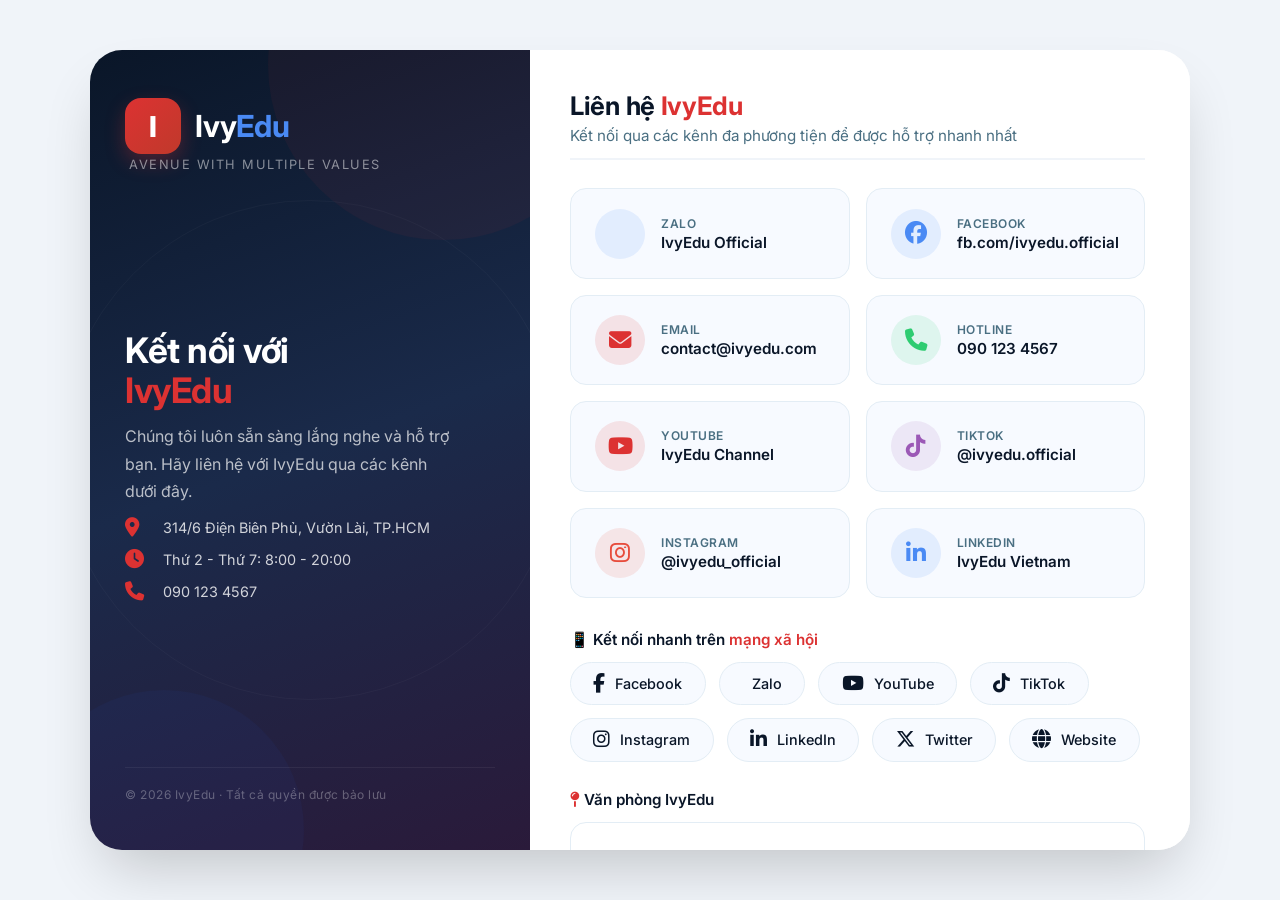
<file: contact/contact.html>
<!DOCTYPE html>
<html lang="vi">
<head>
  <meta charset="UTF-8">
  <meta name="viewport" content="width=device-width, initial-scale=1.0">
  <title>IvyEdu · Liên hệ</title>
  <link rel="preconnect" href="https://fonts.googleapis.com">
  <link rel="preconnect" href="https://fonts.gstatic.com" crossorigin>
  <link rel="stylesheet" href="contact.css">
  <link href="https://fonts.googleapis.com/css2?family=Inter:opsz,wght@14..32,400;14..32,500;14..32,600;14..32,700;14..32,800&display=swap" rel="stylesheet">
  <link rel="stylesheet" href="https://cdnjs.cloudflare.com/ajax/libs/font-awesome/6.5.0/css/all.min.css">
</head>
<body>

<div class="main-wrapper">

  <!-- ===== LEFT PANEL ===== -->
  <div class="left-panel">
    <div class="deco-circle"></div>

    <div class="logo-area">
      <div class="logo-icon">
        <div class="icon-box">I</div>
        <div class="brand-name">Ivy<span>Edu</span></div>
      </div>
      <div class="logo-tagline">Avenue with Multiple Values</div>
    </div>

    <div class="left-content">
      <h2>
        Kết nối với<br>
        <span class="highlight-red">IvyEdu</span>
      </h2>
      <p>Chúng tôi luôn sẵn sàng lắng nghe và hỗ trợ bạn. Hãy liên hệ với IvyEdu qua các kênh dưới đây.</p>

      <div class="info-item">
        <i class="fas fa-map-marker-alt"></i>
        <span>314/6 Điện Biên Phủ, Vườn Lài, TP.HCM</span>
      </div>
      <div class="info-item">
        <i class="fas fa-clock"></i>
        <span>Thứ 2 - Thứ 7: 8:00 - 20:00</span>
      </div>
      <div class="info-item">
        <i class="fas fa-phone"></i>
        <span>090 123 4567</span>
      </div>
    </div>

    <div class="left-footer">
      © 2026 IvyEdu · Tất cả quyền được bảo lưu
    </div>
  </div>

  <!-- ===== RIGHT PANEL ===== -->
  <div class="right-panel">

    <div class="right-title">Liên hệ <span class="highlight-red">IvyEdu</span></div>
    <div class="right-sub">Kết nối qua các kênh đa phương tiện để được hỗ trợ nhanh nhất</div>

    <!-- Contact Grid -->
    <div class="contact-grid">

      <!-- Zalo -->
      <div class="contact-card">
        <div class="icon-circle blue">
          <i class="fa-brands fa-zalo"></i>
        </div>
        <div class="contact-info">
          <div class="label">Zalo</div>
          <div class="value"><a href="#">IvyEdu Official</a></div>
        </div>
      </div>

      <!-- Facebook -->
      <div class="contact-card">
        <div class="icon-circle blue">
          <i class="fa-brands fa-facebook"></i>
        </div>
        <div class="contact-info">
          <div class="label">Facebook</div>
          <div class="value"><a href="#">fb.com/ivyedu.official</a></div>
        </div>
      </div>

      <!-- Email -->
      <div class="contact-card">
        <div class="icon-circle red">
          <i class="fas fa-envelope"></i>
        </div>
        <div class="contact-info">
          <div class="label">Email</div>
          <div class="value"><a href="mailto:contact@ivyedu.com">contact@ivyedu.com</a></div>
        </div>
      </div>

      <!-- Phone -->
      <div class="contact-card">
        <div class="icon-circle green">
          <i class="fas fa-phone"></i>
        </div>
        <div class="contact-info">
          <div class="label">Hotline</div>
          <div class="value"><a href="tel:0901234567">090 123 4567</a></div>
        </div>
      </div>

      <!-- YouTube -->
      <div class="contact-card">
        <div class="icon-circle red">
          <i class="fa-brands fa-youtube"></i>
        </div>
        <div class="contact-info">
          <div class="label">YouTube</div>
          <div class="value"><a href="#">IvyEdu Channel</a></div>
        </div>
      </div>

      <!-- TikTok -->
      <div class="contact-card">
        <div class="icon-circle purple">
          <i class="fa-brands fa-tiktok"></i>
        </div>
        <div class="contact-info">
          <div class="label">TikTok</div>
          <div class="value"><a href="#">@ivyedu.official</a></div>
        </div>
      </div>

      <!-- Instagram -->
      <div class="contact-card">
        <div class="icon-circle pink">
          <i class="fa-brands fa-instagram"></i>
        </div>
        <div class="contact-info">
          <div class="label">Instagram</div>
          <div class="value"><a href="#">@ivyedu_official</a></div>
        </div>
      </div>

      <!-- LinkedIn -->
      <div class="contact-card">
        <div class="icon-circle blue">
          <i class="fa-brands fa-linkedin-in"></i>
        </div>
        <div class="contact-info">
          <div class="label">LinkedIn</div>
          <div class="value"><a href="#">IvyEdu Vietnam</a></div>
        </div>
      </div>

    </div>

    <!-- Social Quick Access -->
    <div class="social-section">
      <div class="section-label">📱 Kết nối nhanh trên <span>mạng xã hội</span></div>
      <div class="social-grid">
        <a href="#" class="social-btn facebook"><i class="fa-brands fa-facebook-f"></i> Facebook</a>
        <a href="#" class="social-btn zalo"><i class="fa-brands fa-zalo"></i> Zalo</a>
        <a href="#" class="social-btn youtube"><i class="fa-brands fa-youtube"></i> YouTube</a>
        <a href="#" class="social-btn tiktok"><i class="fa-brands fa-tiktok"></i> TikTok</a>
        <a href="#" class="social-btn instagram"><i class="fa-brands fa-instagram"></i> Instagram</a>
        <a href="#" class="social-btn linkedin"><i class="fa-brands fa-linkedin-in"></i> LinkedIn</a>
        <a href="#" class="social-btn twitter"><i class="fa-brands fa-x-twitter"></i> Twitter</a>
        <a href="#" class="social-btn website"><i class="fas fa-globe"></i> Website</a>
      </div>
    </div>

    <!-- Google Map -->
    <div class="map-section">
      <div class="section-label"><i class="fas fa-map-pin"></i> Văn phòng IvyEdu</div>
      <div class="map-container">
        <iframe 
          src="https://www.google.com/maps/embed?pb=!1m18!1m12!1m3!1d3919.034567890123!2d106.6823607!3d10.7757177!2m3!1f0!2f0!3f0!3m2!1i1024!2i768!4f13.1!3m3!1m2!1s0x31752f2427b3aaab%3A0x797e834a01ad8ba2!2zMzE0LzYgxJDhur9uIEJpw6puIFBoxrAsIFbGsOG7nW4gTMOgaSwgSOG7kyBDaMOtIE1pbmggNzAwMDAwLCBWaeG7h3QgTmFt!5e0!3m2!1svi!2s!4v1700000000000" 
          allowfullscreen="" 
          loading="lazy" 
          referrerpolicy="no-referrer-when-downgrade">
        </iframe>
      </div>
      <div class="map-address">
        <i class="fas fa-location-dot"></i>
        <span>314/6 Điện Biên Phủ, Vườn Lài, TP.HCM</span>
        <a href="https://www.google.com/maps/place/314%2F6+%C4%90i%E1%BB%87n+Bi%C3%AAn+Ph%E1%BB%A7,+V%C6%B0%E1%BB%9Dn+L%C3%A0i,+H%E1%BB%93+Ch%C3%AD+Minh+700000,+Vietnam/@10.7805814,106.6864119,15z/data=!4m6!3m5!1s0x31752f2427b3aaab:0x797e834a01ad8ba2!8m2!3d10.7757177!4d106.6823607!16s%2Fg%2F11yjj0sb3q?entry=ttu&g_ep=EgoyMDI2MDYyOS4wIKXMDSoASAFQAw%3D%3D" target="_blank" style="margin-left:8px; font-weight:500;">
          <i class="fas fa-external-link-alt" style="font-size:0.7rem;"></i> Mở trên Google Maps
        </a>
      </div>
    </div>

  </div>

</div>

</body>
</html>
</file>
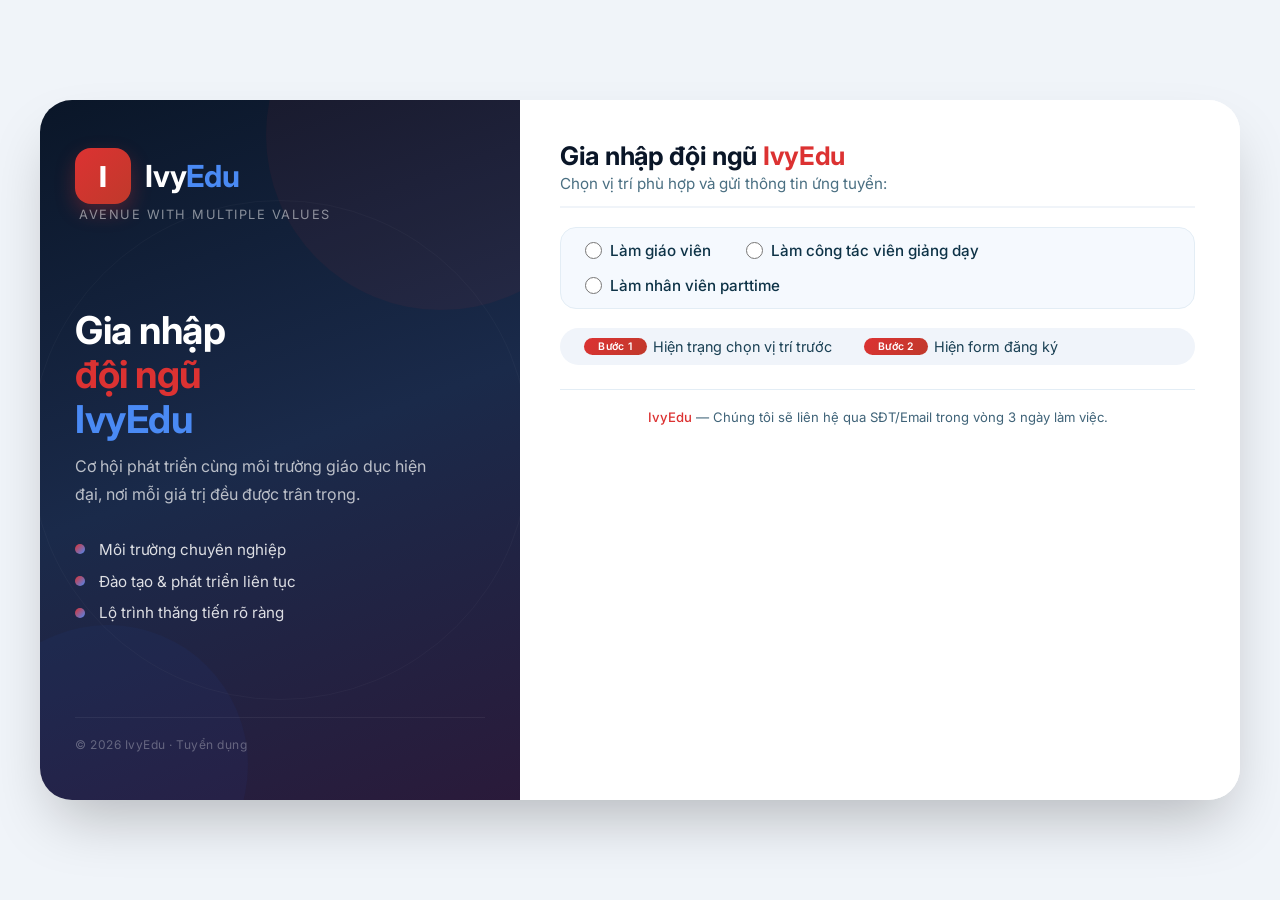
<file: recruitment/recruitment.html>
<!DOCTYPE html>
<html lang="vi">
<head>
  <meta charset="UTF-8">
  <meta name="viewport" content="width=device-width, initial-scale=1.0">
  <title>IvyEdu · Tuyển dụng</title>
  <link rel="preconnect" href="https://fonts.googleapis.com">
  <link rel="preconnect" href="https://fonts.gstatic.com" crossorigin>
  <link rel="stylesheet" href="recruitment.css">
  <link href="https://fonts.googleapis.com/css2?family=Inter:opsz,wght@14..32,400;14..32,500;14..32,600;14..32,700;14..32,800&display=swap" rel="stylesheet">

</head>
<body>

<div class="main-wrapper">

  <!-- ===== LEFT PANEL ===== -->
  <div class="left-panel">
    <div class="deco-circle"></div>

    <div class="logo-area">
      <div class="logo-icon">
        <div class="icon-box">I</div>
        <div class="brand-name">Ivy<span>Edu</span></div>
      </div>
      <div class="logo-tagline">Avenue with Multiple Values</div>
    </div>

    <div class="left-content">
      <h2>
        Gia nhập<br>
        <span class="highlight-red">đội ngũ</span><br>
        <span class="highlight-blue">IvyEdu</span>
      </h2>
      <p>Cơ hội phát triển cùng môi trường giáo dục hiện đại, nơi mỗi giá trị đều được trân trọng.</p>
      <div class="features">
        <div class="feat"><span class="dot"></span> Môi trường chuyên nghiệp</div>
        <div class="feat"><span class="dot"></span> Đào tạo & phát triển liên tục</div>
        <div class="feat"><span class="dot"></span> Lộ trình thăng tiến rõ ràng</div>
      </div>
    </div>

    <div class="left-footer">
      © 2026 IvyEdu · Tuyển dụng
    </div>
  </div>

  <!-- ===== RIGHT PANEL ===== -->
  <div class="right-panel">

    <div class="right-title">Gia nhập đội ngũ <span class="highlight-red">IvyEdu</span></div>
    <div class="right-sub">Chọn vị trí phù hợp và gửi thông tin ứng tuyển:</div>

    <!-- Position -->
    <div class="position-box" id="positionBox">
      <label>
        <input type="radio" name="position" value="teacher" onchange="switchForm('teacher')">
        Làm giáo viên
      </label>
      <label>
        <input type="radio" name="position" value="ctv" onchange="switchForm('ctv')">
        Làm công tác viên giảng dạy
      </label>
      <label>
        <input type="radio" name="position" value="parttime" onchange="switchForm('parttime')">
        Làm nhân viên parttime
      </label>
    </div>

    <!-- Steps -->
    <div class="steps">
      <span class="step"><span class="step-num">Bước 1</span> Hiện trạng chọn vị trí trước</span>
      <span class="step"><span class="step-num">Bước 2</span> Hiện form đăng ký</span>
    </div>

    <!-- ===== FORM 1: GIÁO VIÊN ===== -->
    <div class="form-container hidden" id="formTeacher">
      <div class="info-note">
        <strong>Thông tin ứng tuyển cho vị trí Giáo viên</strong><br>
        Để ứng tuyển cho vị trí Giáo viên tại IvyEdu, ứng viên vui lòng điền đầy đủ thông tin bên dưới. IvyEdu sẽ liên hệ ứng viên thông qua Sổ điện thoại/Email mà ứng viên đã cung cấp. Xin hãy kiểm tra điện thoại và Email thường xuyên để tránh bỏ lỡ thông tin từ IvyEdu.
        <div class="thank">Xin cảm ơn bạn đã quan tâm đến vị trí này tại IvyEdu!</div>
      </div>

      <form>
        <div class="form-group">
          <label class="form-label">Họ và tên</label>
          <input type="text" class="form-control" placeholder="Nhập họ và tên" required>
        </div>

        <div class="row-2">
          <div class="form-group">
            <label class="form-label">Số điện thoại</label>
            <input type="tel" class="form-control" placeholder="Số điện thoại" required>
          </div>
          <div class="form-group">
            <label class="form-label">Email</label>
            <input type="email" class="form-control" placeholder="Email" required>
          </div>
        </div>

        <hr>

        <div class="form-group">
          <label class="form-label">Trình độ học vấn và chứng chỉ liên quan</label>
          <input type="text" class="form-control" placeholder="Vui lòng ghi rõ tên trường đại học, ngành học và chứng chỉ Anh ngữ nếu có...">
          <div class="example-text">Ví dụ: Đại học Sư phạm - Ngành Ngôn ngữ Anh - IELTS 6.5 và TESOL.</div>
        </div>

        <div class="form-group">
          <label class="form-label">Kinh nghiệm giảng dạy tiếng Anh</label>
          <textarea class="form-control" placeholder="Vui lòng ghi rõ về mỗi kinh nghiệm giảng dạy, bao gồm tên nơi làm việc, vai trò và thời gian làm việc."></textarea>
          <div class="example-text">Ví dụ: Giáo viên Tiếng Anh tại Trung tâm Ngôn ngữ ABC: 6 tháng</div>
        </div>

        <div class="form-group">
          <label class="form-label">Ngày có thể giảng dạy</label>
          <div class="checkbox-grid">
            <label><input type="checkbox" value="mon-wed-fri"> Thứ 2 - 4 - 6 mỗi tuần</label>
            <label><input type="checkbox" value="tue-thu-sat"> Thứ 3 - 5 - 7 mỗi tuần</label>
            <label><input type="checkbox" value="both"> Cả hai</label>
          </div>
        </div>

        <div class="form-group">
          <label class="form-label">Khung giờ có thể giảng dạy</label>
          <div class="time-grid">
            <label><input type="checkbox" value="8-10"> Sáng: 8:00 - 10:00</label>
            <label><input type="checkbox" value="10-12"> Sáng: 10:00 - 12:00</label>
            <label><input type="checkbox" value="14-16"> Chiều: 14:00 - 16:00</label>
            <label><input type="checkbox" value="16-18"> Chiều: 16:00 - 18:00</label>
            <label><input type="checkbox" value="18-20"> Tối: 18:00 - 20:00</label>
            <label><input type="checkbox" value="20-22"> Tối: 20:00 - 22:00</label>
          </div>
          <div class="example-text">Có thể chọn nhiều khung giờ:</div>
        </div>

        <div class="form-group">
          <label class="form-label">Thời lượng có thể dạy trong tuần (tính theo giờ)</label>
          <input type="number" class="form-control" placeholder="Nhập số giờ" min="1" step="1">
        </div>

        <div class="form-group">
          <label class="form-label">Tài liên CV / Portfolio</label>
          <div class="file-area">
            <span class="btn-browse">Chọn tệp tin</span>
            <input type="file" accept=".pdf,.doc,.docx,.png,.jpg">
            <span style="font-size:0.75rem; color:#3f6a80;">(PDF, DOC, JPG, PNG)</span>
          </div>
          <div class="example-text">Vui lòng tải CV / Portfolio lên bằng cách bấm vào nút "Chọn tệp tin".</div>
        </div>

        <button type="submit" class="btn-submit">NỘP ĐƠN ỨNG TUYỂN</button>
      </form>
    </div>

    <!-- ===== FORM 2: CTV GIẢNG DẠY ===== -->
    <div class="form-container hidden" id="formCtv">
      <div class="info-note">
        <strong>Thông tin ứng tuyển cho vị trí Công tác viên Giảng dạy</strong><br>
        Để ứng tuyển cho vị trí Công tác viên Giảng dạy tại IvyEdu, ứng viên vui lòng điền đầy đủ thông tin bên dưới. IvyEdu sẽ liên hệ ứng viên thông qua Sổ điện thoại/Email mà ứng viên đã cung cấp.
        <div class="thank">Xin cảm ơn bạn đã quan tâm đến vị trí này tại IvyEdu!</div>
      </div>

      <form>
        <div class="form-group">
          <label class="form-label">Họ và tên</label>
          <input type="text" class="form-control" placeholder="Nhập họ và tên" required>
        </div>

        <div class="row-2">
          <div class="form-group">
            <label class="form-label">Số điện thoại</label>
            <input type="tel" class="form-control" placeholder="Số điện thoại" required>
          </div>
          <div class="form-group">
            <label class="form-label">Email</label>
            <input type="email" class="form-control" placeholder="Email" required>
          </div>
        </div>

        <hr>

        <div class="form-group">
          <label class="form-label">Trình độ học vấn và chứng chỉ liên quan</label>
          <input type="text" class="form-control" placeholder="Vui lòng ghi rõ tên trường đại học, ngành học và chứng chỉ Anh ngữ nếu có...">
          <div class="example-text">Ví dụ: Đại học Ngoại ngữ - Ngành Ngôn ngữ Anh - IELTS 7.0</div>
        </div>

        <div class="form-group">
          <label class="form-label">Kinh nghiệm giảng dạy hoặc hỗ trợ giảng dạy</label>
          <textarea class="form-control" placeholder="Vui lòng ghi rõ về mỗi kinh nghiệm, bao gồm tên nơi làm việc, vai trò và thời gian làm việc."></textarea>
          <div class="example-text">Ví dụ: Trợ giảng tại Trung tâm Ngoại ngữ XYZ: 4 tháng</div>
        </div>

        <div class="form-group">
          <label class="form-label">Ngày có thể tham gia</label>
          <div class="checkbox-grid">
            <label><input type="checkbox" value="mon-wed-fri"> Thứ 2 - 4 - 6 mỗi tuần</label>
            <label><input type="checkbox" value="tue-thu-sat"> Thứ 3 - 5 - 7 mỗi tuần</label>
            <label><input type="checkbox" value="both"> Cả hai</label>
          </div>
        </div>

        <div class="form-group">
          <label class="form-label">Khung giờ có thể tham gia</label>
          <div class="time-grid">
            <label><input type="checkbox" value="8-10"> Sáng: 8:00 - 10:00</label>
            <label><input type="checkbox" value="10-12"> Sáng: 10:00 - 12:00</label>
            <label><input type="checkbox" value="14-16"> Chiều: 14:00 - 16:00</label>
            <label><input type="checkbox" value="16-18"> Chiều: 16:00 - 18:00</label>
            <label><input type="checkbox" value="18-20"> Tối: 18:00 - 20:00</label>
            <label><input type="checkbox" value="20-22"> Tối: 20:00 - 22:00</label>
          </div>
          <div class="example-text">Có thể chọn nhiều khung giờ:</div>
        </div>

        <div class="form-group">
          <label class="form-label">Thời lượng có thể tham gia trong tuần (tính theo giờ)</label>
          <input type="number" class="form-control" placeholder="Nhập số giờ" min="1" step="1">
        </div>

        <div class="form-group">
          <label class="form-label">Tài liên CV / Portfolio</label>
          <div class="file-area">
            <span class="btn-browse">Chọn tệp tin</span>
            <input type="file" accept=".pdf,.doc,.docx,.png,.jpg">
            <span style="font-size:0.75rem; color:#3f6a80;">(PDF, DOC, JPG, PNG)</span>
          </div>
          <div class="example-text">Vui lòng tải CV / Portfolio lên bằng cách bấm vào nút "Chọn tệp tin".</div>
        </div>

        <button type="submit" class="btn-submit">NỘP ĐƠN ỨNG TUYỂN</button>
      </form>
    </div>

    <!-- ===== FORM 3: PARTTIME ===== -->
    <div class="form-container hidden" id="formParttime">
      <div class="info-note">
        <strong>Thông tin ứng tuyển cho vị trí Nhân viên Part-time</strong><br>
        Để ứng tuyển cho vị trí Nhân viên Part-time tại IvyEdu, ứng viên vui lòng điền đầy đủ thông tin bên dưới. IvyEdu sẽ liên hệ ứng viên thông qua Sổ điện thoại/Email mà ứng viên đã cung cấp.
        <div class="thank">Xin cảm ơn bạn đã quan tâm đến vị trí này tại IvyEdu!</div>
      </div>

      <form>
        <div class="form-group">
          <label class="form-label">Họ và tên</label>
          <input type="text" class="form-control" placeholder="Nhập họ và tên" required>
        </div>

        <div class="row-2">
          <div class="form-group">
            <label class="form-label">Số điện thoại</label>
            <input type="tel" class="form-control" placeholder="Số điện thoại" required>
          </div>
          <div class="form-group">
            <label class="form-label">Email</label>
            <input type="email" class="form-control" placeholder="Email" required>
          </div>
        </div>

        <hr>

        <div class="form-group">
          <label class="form-label">Trình độ học vấn</label>
          <input type="text" class="form-control" placeholder="Vui lòng ghi rõ tên trường đại học, ngành học...">
          <div class="example-text">Ví dụ: Đại học Kinh tế - Ngành Quản trị kinh doanh</div>
        </div>

        <div class="form-group">
          <label class="form-label">Kinh nghiệm làm việc (nếu có)</label>
          <textarea class="form-control" placeholder="Vui lòng ghi rõ về mỗi kinh nghiệm làm việc, bao gồm tên nơi làm việc, vai trò và thời gian làm việc."></textarea>
          <div class="example-text">Ví dụ: Nhân viên tư vấn tại Trung tâm Anh ngữ DEF: 8 tháng</div>
        </div>

        <div class="form-group">
          <label class="form-label">Ngày có thể làm việc</label>
          <div class="checkbox-grid">
            <label><input type="checkbox" value="mon-wed-fri"> Thứ 2 - 4 - 6 mỗi tuần</label>
            <label><input type="checkbox" value="tue-thu-sat"> Thứ 3 - 5 - 7 mỗi tuần</label>
            <label><input type="checkbox" value="both"> Cả hai</label>
          </div>
        </div>

        <div class="form-group">
          <label class="form-label">Khung giờ có thể làm việc</label>
          <div class="time-grid">
            <label><input type="checkbox" value="8-10"> Sáng: 8:00 - 10:00</label>
            <label><input type="checkbox" value="10-12"> Sáng: 10:00 - 12:00</label>
            <label><input type="checkbox" value="14-16"> Chiều: 14:00 - 16:00</label>
            <label><input type="checkbox" value="16-18"> Chiều: 16:00 - 18:00</label>
            <label><input type="checkbox" value="18-20"> Tối: 18:00 - 20:00</label>
            <label><input type="checkbox" value="20-22"> Tối: 20:00 - 22:00</label>
          </div>
          <div class="example-text">Có thể chọn nhiều khung giờ:</div>
        </div>

        <div class="form-group">
          <label class="form-label">Thời lượng có thể làm việc trong tuần (tính theo giờ)</label>
          <input type="number" class="form-control" placeholder="Nhập số giờ" min="1" step="1">
        </div>

        <div class="form-group">
          <label class="form-label">Tài liên CV / Portfolio</label>
          <div class="file-area">
            <span class="btn-browse">Chọn tệp tin</span>
            <input type="file" accept=".pdf,.doc,.docx,.png,.jpg">
            <span style="font-size:0.75rem; color:#3f6a80;">(PDF, DOC, JPG, PNG)</span>
          </div>
          <div class="example-text">Vui lòng tải CV / Portfolio lên bằng cách bấm vào nút "Chọn tệp tin".</div>
        </div>

        <button type="submit" class="btn-submit">NỘP ĐƠN ỨNG TUYỂN</button>
      </form>
    </div>

    <div class="footer-note">
      <span class="highlight-red">IvyEdu</span> — Chúng tôi sẽ liên hệ qua SĐT/Email trong vòng 3 ngày làm việc.
    </div>

  </div>

</div>

<script>
  function switchForm(position) {
    // Ẩn tất cả form
    document.querySelectorAll('.form-container').forEach(function(el) {
      el.classList.remove('active');
      el.classList.add('hidden');
    });

    // Hiện form tương ứng
    if (position === 'teacher') {
      document.getElementById('formTeacher').classList.remove('hidden');
      document.getElementById('formTeacher').classList.add('active');
    } else if (position === 'ctv') {
      document.getElementById('formCtv').classList.remove('hidden');
      document.getElementById('formCtv').classList.add('active');
    } else if (position === 'parttime') {
      document.getElementById('formParttime').classList.remove('hidden');
      document.getElementById('formParttime').classList.add('active');
    }
  }
</script>

</body>
</html>
</file>
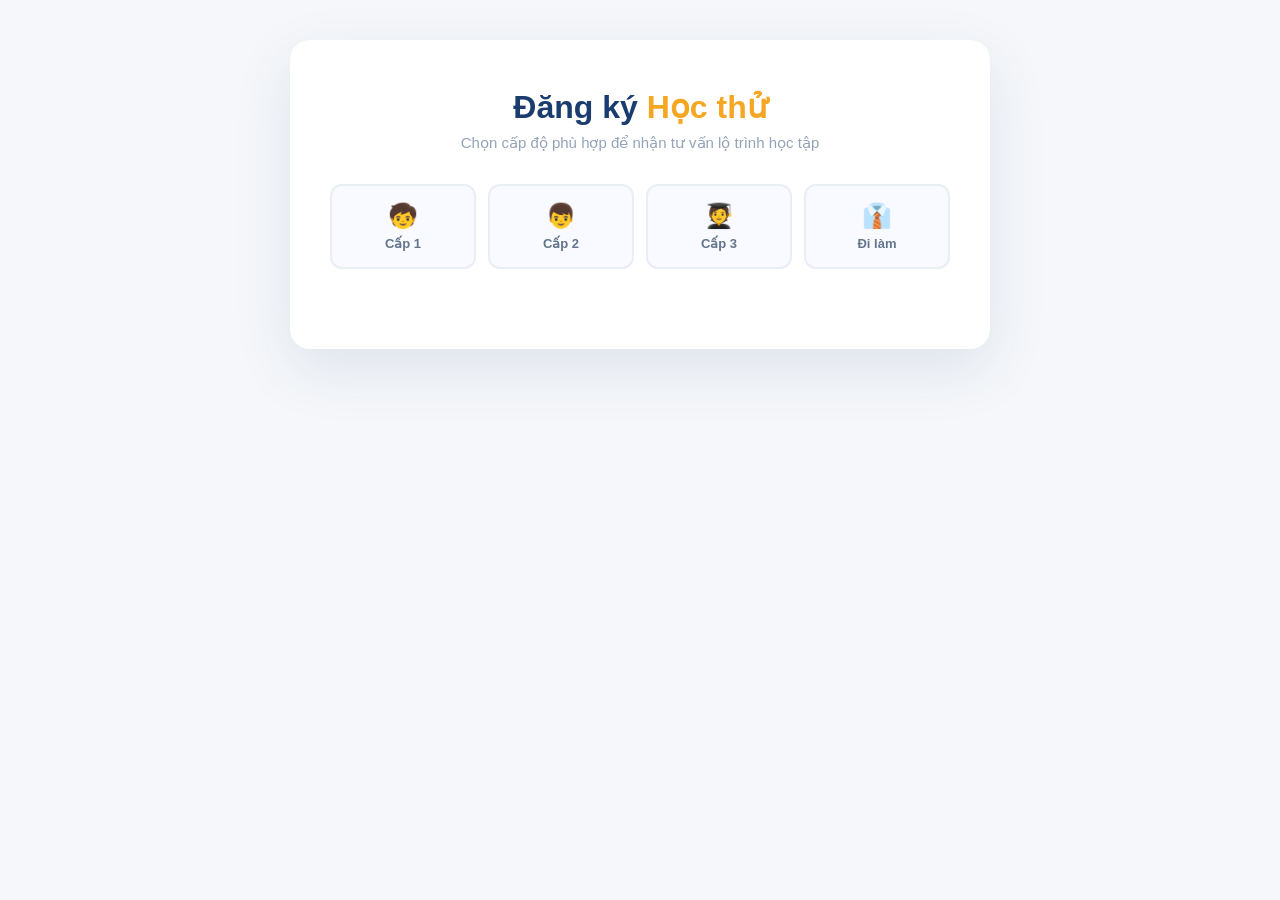
<file: trial/trial.html>
<!DOCTYPE html>
<html lang="vi">
<head>
    <meta charset="UTF-8" />
    <meta name="viewport" content="width=device-width, initial-scale=1.0" />
    <title>IvyEdu - Đăng ký học thử</title>
    <link rel="stylesheet" href="https://cdnjs.cloudflare.com/ajax/libs/font-awesome/6.5.0/css/all.min.css" />
    <style>
        * {
            margin: 0;
            padding: 0;
            box-sizing: border-box;
            font-family: 'Segoe UI', Tahoma, Geneva, Verdana, sans-serif;
        }

        body {
            background: #f5f7fa;
            padding: 40px 20px;
        }

        /* ===== FORM CONTAINER ===== */
        .form-wrapper {
            max-width: 700px;
            margin: 0 auto;
            background: #fff;
            border-radius: 20px;
            padding: 48px 40px;
            box-shadow: 0 20px 60px rgba(26, 60, 110, 0.10);
        }

        .form-title {
            text-align: center;
            font-size: 32px;
            font-weight: 700;
            color: #1A3C6E;
            margin-bottom: 8px;
        }

        .form-title .highlight {
            color: #F5A623;
        }

        .form-subtitle {
            text-align: center;
            font-size: 15px;
            color: #94a3b8;
            margin-bottom: 32px;
        }

        /* ===== LEVEL SELECTION ===== */
        .level-selection {
            display: grid;
            grid-template-columns: repeat(4, 1fr);
            gap: 12px;
            margin-bottom: 32px;
        }

        .level-btn {
            padding: 16px 8px;
            border-radius: 12px;
            border: 2px solid #e9edf4;
            background: #f8faff;
            cursor: pointer;
            text-align: center;
            transition: all 0.3s ease;
            font-weight: 600;
            font-size: 15px;
            color: #64748b;
        }

        .level-btn:hover {
            border-color: #1A3C6E;
            background: #f0f4ff;
        }

        .level-btn.active {
            border-color: #F5A623;
            background: #fff8ed;
            color: #1A3C6E;
            box-shadow: 0 4px 20px rgba(245, 166, 35, 0.15);
        }

        .level-btn .icon {
            display: block;
            font-size: 24px;
            margin-bottom: 4px;
        }

        .level-btn .label {
            font-size: 13px;
        }

        /* ===== FORM ===== */
        .register-form {
            display: none;
            animation: fadeIn 0.4s ease;
        }

        .register-form.active {
            display: block;
        }

        @keyframes fadeIn {
            from {
                opacity: 0;
                transform: translateY(20px);
            }
            to {
                opacity: 1;
                transform: translateY(0);
            }
        }

        .form-group {
            margin-bottom: 18px;
        }

        .form-group label {
            display: block;
            font-weight: 600;
            font-size: 14px;
            color: #1e293b;
            margin-bottom: 6px;
        }

        .form-group label .required {
            color: #e74c3c;
            margin-left: 2px;
        }

        .form-group input,
        .form-group select,
        .form-group textarea {
            width: 100%;
            padding: 12px 16px;
            border-radius: 10px;
            border: 1.5px solid #e2e8f0;
            font-size: 14px;
            color: #1e293b;
            transition: all 0.3s ease;
            outline: none;
            background: #fafbfc;
        }

        .form-group input:focus,
        .form-group select:focus,
        .form-group textarea:focus {
            border-color: #1A3C6E;
            background: #fff;
            box-shadow: 0 0 0 4px rgba(26, 60, 110, 0.08);
        }

        .form-group textarea {
            resize: vertical;
            min-height: 100px;
        }

        .form-row {
            display: grid;
            grid-template-columns: 1fr 1fr;
            gap: 16px;
        }

        /* ===== CHECKBOX ===== */
        .form-group-checkbox {
            display: flex;
            align-items: flex-start;
            gap: 12px;
            margin: 20px 0 24px;
        }

        .form-group-checkbox input[type="checkbox"] {
            width: 20px;
            height: 20px;
            min-width: 20px;
            margin-top: 2px;
            accent-color: #1A3C6E;
            cursor: pointer;
        }

        .form-group-checkbox label {
            font-size: 14px;
            color: #475569;
            line-height: 1.5;
            cursor: pointer;
        }

        .form-group-checkbox label a {
            color: #1A3C6E;
            font-weight: 600;
            text-decoration: none;
        }

        .form-group-checkbox label a:hover {
            color: #F5A623;
            text-decoration: underline;
        }

        /* ===== SUBMIT BUTTON ===== */
        .btn-submit {
            width: 100%;
            padding: 16px;
            border: none;
            border-radius: 12px;
            background: linear-gradient(135deg, #1A3C6E, #2a5a8e);
            color: #fff;
            font-size: 17px;
            font-weight: 700;
            cursor: pointer;
            transition: all 0.3s ease;
        }

        .btn-submit:hover {
            transform: translateY(-3px);
            box-shadow: 0 8px 30px rgba(26, 60, 110, 0.25);
        }

        .btn-submit:disabled {
            opacity: 0.5;
            cursor: not-allowed;
            transform: none;
            box-shadow: none;
        }

        /* ===== RESPONSIVE ===== */
        @media (max-width: 768px) {
            .form-wrapper {
                padding: 32px 20px;
                margin: 0 10px;
            }

            .form-title {
                font-size: 26px;
            }

            .level-selection {
                grid-template-columns: repeat(2, 1fr);
                gap: 10px;
            }

            .level-btn {
                padding: 14px 8px;
                font-size: 14px;
            }

            .form-row {
                grid-template-columns: 1fr;
                gap: 0;
            }
        }

        @media (max-width: 480px) {
            .form-wrapper {
                padding: 24px 16px;
            }

            .form-title {
                font-size: 22px;
            }

            .level-btn .icon {
                font-size: 20px;
            }

            .level-btn .label {
                font-size: 12px;
            }

            .btn-submit {
                font-size: 15px;
                padding: 14px;
            }
        }
    </style>
</head>
<body>

    <!-- ===== FORM ĐĂNG KÝ HỌC THỬ ===== -->
    <div class="form-wrapper">

        <h2 class="form-title">
            Đăng ký <span class="highlight">Học thử</span>
        </h2>
        <p class="form-subtitle">
            Chọn cấp độ phù hợp để nhận tư vấn lộ trình học tập
        </p>

        <!-- ===== 4 LỰA CHỌN CẤP ĐỘ ===== -->
        <div class="level-selection">
            <div class="level-btn" data-level="tieu-hoc">
                <span class="icon">🧒</span>
                <span class="label">Cấp 1</span>
            </div>
            <div class="level-btn" data-level="thcs">
                <span class="icon">👦</span>
                <span class="label">Cấp 2</span>
            </div>
            <div class="level-btn" data-level="thpt">
                <span class="icon">🧑‍🎓</span>
                <span class="label">Cấp 3</span>
            </div>
            <div class="level-btn" data-level="di-lam">
                <span class="icon">👔</span>
                <span class="label">Đi làm</span>
            </div>
        </div>

        <!-- ===== FORM ===== -->
        <form class="register-form" id="registerForm">

            <div class="form-row">
                <div class="form-group">
                    <label>Họ và tên <span class="required">*</span></label>
                    <input type="text" placeholder="Nhập họ tên của bạn" required />
                </div>
                <div class="form-group">
                    <label>Số điện thoại <span class="required">*</span></label>
                    <input type="tel" placeholder="Nhập số điện thoại" required />
                </div>
            </div>

            <div class="form-group">
                <label>Email <span class="required">*</span></label>
                <input type="email" placeholder="Nhập email của bạn" required />
            </div>

            <div class="form-row">
                <div class="form-group">
                    <label>Ngày sinh</label>
                    <input type="date" />
                </div>
                <div class="form-group">
                    <label>Cấp độ đã chọn</label>
                    <input type="text" id="selectedLevelDisplay" readonly style="background:#f1f4f9; color:#1A3C6E; font-weight:600;" />
                </div>
            </div>

            <div class="form-group">
                <label>Mục tiêu học tập</label>
                <textarea placeholder="Bạn muốn đạt được mục tiêu gì sau khóa học?"></textarea>
            </div>

            <div class="form-group">
                <label>Thời gian mong muốn</label>
                <select>
                    <option value="">Chọn thời gian</option>
                    <option value="sang">Buổi sáng (8:00 - 11:30)</option>
                    <option value="chieu">Buổi chiều (13:30 - 17:00)</option>
                    <option value="toi">Buổi tối (18:00 - 21:30)</option>
                    <option value="cuoi-tuan">Cuối tuần (Thứ 7 - Chủ nhật)</option>
                </select>
            </div>

            <!-- Checkbox chấp nhận chính sách -->
            <div class="form-group-checkbox">
                <input type="checkbox" id="policyCheck" required />
                <label for="policyCheck">
                    Tôi đã đọc và đồng ý với 
                    <a href="#">Điều khoản dịch vụ</a> và 
                    <a href="#">Chính sách bảo mật</a> của IvyEdu.
                </label>
            </div>

            <button type="submit" class="btn-submit" id="submitBtn" disabled>
                <i class="fas fa-paper-plane"></i> Đăng ký ngay
            </button>

        </form>

    </div>

    <script>
        // ===== LẤY CÁC PHẦN TỬ =====
        const levelBtns = document.querySelectorAll('.level-btn');
        const registerForm = document.getElementById('registerForm');
        const selectedLevelDisplay = document.getElementById('selectedLevelDisplay');
        const policyCheck = document.getElementById('policyCheck');
        const submitBtn = document.getElementById('submitBtn');

        const levelMap = {
            'tieu-hoc': 'Cấp 1 - Tiểu học',
            'thcs': 'Cấp 2 - THCS',
            'thpt': 'Cấp 3 - THPT',
            'di-lam': 'Đi làm - Người đi làm'
        };

        let selectedLevel = null;

        // ===== XỬ LÝ CHỌN CẤP ĐỘ =====
        levelBtns.forEach(btn => {
            btn.addEventListener('click', function() {
                // Bỏ active tất cả
                levelBtns.forEach(b => b.classList.remove('active'));

                // Active button được click
                this.classList.add('active');

                // Lưu level
                selectedLevel = this.dataset.level;

                // Hiển thị form
                registerForm.classList.add('active');

                // Hiển thị cấp độ đã chọn
                selectedLevelDisplay.value = levelMap[selectedLevel] || selectedLevel;

                // Cuộn xuống form
                registerForm.scrollIntoView({ behavior: 'smooth', block: 'start' });
            });
        });

        // ===== XỬ LÝ CHECKBOX =====
        policyCheck.addEventListener('change', function() {
            if (this.checked) {
                submitBtn.disabled = false;
                submitBtn.style.opacity = '1';
            } else {
                submitBtn.disabled = true;
                submitBtn.style.opacity = '0.5';
            }
        });

        // ===== XỬ LÝ SUBMIT =====
        registerForm.addEventListener('submit', function(e) {
            e.preventDefault();

            // Kiểm tra đã chọn cấp độ chưa
            if (!selectedLevel) {
                alert('Vui lòng chọn cấp độ phù hợp!');
                return;
            }

            // Lấy dữ liệu form
            const formData = new FormData(this);
            const data = {
                level: levelMap[selectedLevel],
                name: formData.get('name') || '',
                phone: formData.get('phone') || '',
                email: formData.get('email') || '',
                dob: formData.get('dob') || '',
                goal: formData.get('goal') || '',
                time: formData.get('time') || '',
            };

            console.log('📋 Thông tin đăng ký:', data);

            // Hiển thị thông báo thành công
            alert('✅ Đăng ký học thử thành công!\n\n' +
                '📌 Cấp độ: ' + data.level + '\n' +
                '👤 Họ tên: ' + data.name + '\n' +
                '📱 SĐT: ' + data.phone + '\n' +
                '📧 Email: ' + data.email + '\n\n' +
                'IvyEdu sẽ liên hệ với bạn trong thời gian sớm nhất! 🎉');

            // Reset form
            this.reset();
            selectedLevelDisplay.value = '';
            levelBtns.forEach(b => b.classList.remove('active'));
            registerForm.classList.remove('active');
            selectedLevel = null;
            submitBtn.disabled = true;
            submitBtn.style.opacity = '0.5';
        });
    </script>

</body>
</html>
</file>
<file: css/header.css>
* {
            margin: 0;
            padding: 0;
            box-sizing: border-box;
            font-family: 'Segoe UI', Tahoma, Geneva, Verdana, sans-serif;
        }

        body {
            background: #f5f7fa;
        }

        /* ========== HEADER ========== */
        .header {
            background: #fff;
            box-shadow: 0 2px 12px rgba(0, 0, 0, 0.08);
            padding: 0 40px;
            position: sticky;
            top: 0;
            z-index: 1000;
        }

        .header-inner {
            max-width: 1280px;
            margin: 0 auto;
            display: flex;
            align-items: center;
            justify-content: space-between;
            height: 80px;
        }

        /* ====== LOGO MỚI ====== */
        .logo {
            display: flex;
            align-items: center;
            gap: 2px;
            text-decoration: none;
        }

        .logo-icon {
            display: flex;
            align-items: center;
            font-size: 32px;
            font-weight: 800;
            letter-spacing: -1px;
        }

        /* Chữ I - màu xanh dương đậm */
        .logo .char-i {
            color: #1A3C6E;
        }

        /* Chữ v - màu xám đen */
        .logo .char-v {
            color: #1e293b;
        }

        /* Chữ y - màu xám đen */
        .logo .char-y {
            color: #1e293b;
        }

        /* Chữ E - màu vàng cam */
        .logo .char-e {
            color: #F5A623;
        }

        /* Chữ d - màu xám đen */
        .logo .char-d {
            color: #1e293b;
        }

        /* Chữ u - màu xám đen */
        .logo .char-u {
            color: #1e293b;
        }

        /* Slogan bên dưới */
        .logo-slogan {
            font-size: 10px;
            font-weight: 600;
            letter-spacing: 1.5px;
            color: #1A3C6E;
            text-transform: uppercase;
            margin-left: 6px;
            padding-left: 6px;
            border-left: 2px solid #F5A623;
            line-height: 1.2;
        }

        .logo-slogan small {
            display: block;
            font-weight: 300;
            font-size: 8px;
            color: #94a3b8;
            letter-spacing: 2px;
        }

        @media (max-width: 768px) {
            .logo-icon {
                font-size: 26px;
            }
            .logo-slogan {
                font-size: 8px;
            }
            .logo-slogan small {
                font-size: 7px;
            }
        }

        @media (max-width: 480px) {
            .logo-icon {
                font-size: 22px;
            }
            .logo-slogan {
                display: none;
            }
        }

        /* ====== NAV MAIN ====== */
        .nav-main {
            display: flex;
            align-items: center;
            gap: 4px;
        }

        .nav-main > li {
            list-style: none;
            position: relative;
        }

        .nav-main > li > a {
            display: block;
            padding: 8px 16px;
            text-decoration: none;
            color: #1e293b;
            font-weight: 500;
            font-size: 15px;
            border-radius: 6px;
            transition: background 0.2s, color 0.2s;
        }

        .nav-main > li > a:hover {
            background: #eef2f6;
            color: #1A3C6E;
        }

        .nav-main > li > a .arrow {
            font-size: 11px;
            margin-left: 4px;
            color: #94a3b8;
        }

        /* DROPDOWN */
        .dropdown {
            position: absolute;
            top: 42px;
            left: 0;
            min-width: 240px;
            background: #fff;
            border-radius: 12px;
            box-shadow: 0 12px 40px rgba(0, 0, 0, 0.12);
            padding: 10px 0;
            opacity: 0;
            visibility: hidden;
            transform: translateY(6px);
            transition: all 0.25s ease;
            border: 1px solid #f0f2f5;
        }

        .nav-main > li:hover .dropdown {
            opacity: 1;
            visibility: visible;
            transform: translateY(0);
        }

        .dropdown li {
            list-style: none;
        }

        .dropdown li a {
            display: block;
            padding: 8px 22px;
            text-decoration: none;
            color: #334155;
            font-size: 14px;
            transition: background 0.15s, color 0.15s;
        }

        .dropdown li a:hover {
            background: #f1f5f9;
            color: #1A3C6E;
        }

        .dropdown .group-title {
            font-weight: 600;
            color: #0f172a;
            padding: 8px 22px 4px;
            font-size: 13px;
            letter-spacing: 0.3px;
            text-transform: uppercase;
            color: #64748b;
        }

        .dropdown .divider {
            height: 1px;
            background: #e9edf2;
            margin: 6px 16px;
        }

        /* RIGHT ACTIONS */
        .header-actions {
            display: flex;
            align-items: center;
            gap: 10px;
        }

        .header-actions a {
            text-decoration: none;
            font-weight: 500;
            font-size: 14px;
            padding: 8px 20px;
            border-radius: 30px;
            transition: all 0.2s;
        }

        .btn-login {
            color: #1A3C6E;
            background: transparent;
            border: 1.5px solid #dce1e8;
        }

        .btn-login:hover {
            background: #f1f5f9;
            border-color: #b0bccb;
        }

        .btn-register {
            color: #fff;
            background: #1A3C6E;
            border: 1.5px solid #1A3C6E;
        }

        .btn-register:hover {
            background: #0F2B4F;
            border-color: #0F2B4F;
        }

        /* ====== RESPONSIVE ====== */
        @media (max-width: 1024px) {
            .header {
                padding: 0 20px;
            }
            .nav-main > li > a {
                padding: 6px 12px;
                font-size: 14px;
            }
        }

        @media (max-width: 768px) {
            .header-inner {
                flex-wrap: wrap;
                height: auto;
                padding: 14px 0;
                gap: 12px;
            }
            .nav-main {
                flex-wrap: wrap;
                justify-content: center;
                gap: 4px;
                width: 100%;
                order: 3;
                border-top: 1px solid #ecf0f4;
                padding-top: 12px;
            }
            .nav-main > li > a {
                font-size: 13px;
                padding: 6px 10px;
            }
            .header-actions {
                gap: 6px;
            }
            .header-actions a {
                padding: 6px 14px;
                font-size: 13px;
            }
            .dropdown {
                min-width: 180px;
                left: -10px;
            }
        }

        @media (max-width: 480px) {
            .header {
                padding: 0 12px;
            }
            .nav-main > li > a {
                font-size: 12px;
                padding: 4px 8px;
            }
            .header-actions a {
                font-size: 12px;
                padding: 4px 12px;
            }
        }
</file>
<file: css/banner.css>
* {
            margin: 0;
            padding: 0;
            box-sizing: border-box;
            font-family: 'Segoe UI', Tahoma, Geneva, Verdana, sans-serif;
        }

        /* ===== HERO BANNER ===== */
        .hero {
            position: relative;
            min-height: 560px;
            display: flex;
            align-items: center;
            padding: 60px 40px;
            overflow: hidden;
            background: linear-gradient(135deg, #0a1f3a 0%, #1A3C6E 60%, #1e4d7a 100%);
        }

        .hero-container {
            max-width: 1280px;
            width: 100%;
            margin: 0 auto;
            display: flex;
            align-items: center;
            gap: 40px;
        }

        /* ===== BÊN TRÁI - 60% ===== */
        .hero-left {
            flex: 0 0 60%;
            max-width: 60%;
            color: #fff;
            padding-right: 20px;
        }

        /* Badge */
        .hero-badge {
            display: inline-block;
            background: rgba(255, 255, 255, 0.12);
            backdrop-filter: blur(10px);
            border: 1px solid rgba(255, 255, 255, 0.15);
            padding: 6px 20px;
            border-radius: 30px;
            font-size: 12px;
            font-weight: 500;
            letter-spacing: 1px;
            text-transform: uppercase;
            color: #fff;
            margin-bottom: 18px;
        }

        .hero-badge i {
            margin-right: 8px;
            color: #F5A623;
        }

        /* Title */
        .hero-title {
            font-size: 42px;
            font-weight: 800;
            line-height: 1.15;
            margin-bottom: 14px;
        }

        .hero-title .highlight {
            color: #F5A623;
            position: relative;
        }

        .hero-title .highlight::after {
            content: '';
            position: absolute;
            bottom: 0;
            left: 0;
            width: 100%;
            height: 4px;
            background: #F5A623;
            border-radius: 2px;
            opacity: 0.3;
        }

        /* Subtitle */
        .hero-subtitle {
            font-size: 16px;
            font-weight: 300;
            line-height: 1.7;
            opacity: 0.9;
            margin-bottom: 28px;
            max-width: 520px;
        }

        .hero-subtitle strong {
            font-weight: 600;
            color: #F5A623;
        }

        /* Buttons */
        .hero-buttons {
            display: flex;
            gap: 14px;
            flex-wrap: wrap;
            margin-bottom: 24px;
        }

        .btn-hero {
            display: inline-flex;
            align-items: center;
            gap: 10px;
            padding: 13px 30px;
            border-radius: 50px;
            font-weight: 600;
            font-size: 15px;
            border: none;
            cursor: pointer;
            transition: all 0.3s ease;
            text-decoration: none;
        }

        .btn-event {
            background: #F5A623;
            color: #1A3C6E;
        }

        .btn-event:hover {
            background: #e09515;
            transform: translateY(-3px);
            box-shadow: 0 8px 25px rgba(245, 166, 35, 0.4);
        }

        .btn-trial {
            background: transparent;
            color: #fff;
            border: 2px solid rgba(255, 255, 255, 0.3);
        }

        .btn-trial:hover {
            background: rgba(255, 255, 255, 0.08);
            border-color: #fff;
            transform: translateY(-3px);
        }

        /* Search Box */
        .hero-search {
            max-width: 460px;
            position: relative;
        }

        .hero-search input {
            width: 100%;
            padding: 15px 56px 15px 22px;
            border-radius: 50px;
            border: none;
            background: rgba(255, 255, 255, 0.95);
            font-size: 15px;
            color: #1e293b;
            outline: none;
            box-shadow: 0 8px 32px rgba(0, 0, 0, 0.15);
            transition: all 0.3s ease;
        }

        .hero-search input::placeholder {
            color: #94a3b8;
        }

        .hero-search input:focus {
            background: #fff;
            box-shadow: 0 8px 40px rgba(0, 0, 0, 0.2);
        }

        .hero-search .search-btn {
            position: absolute;
            right: 6px;
            top: 50%;
            transform: translateY(-50%);
            background: #1A3C6E;
            color: #fff;
            border: none;
            width: 42px;
            height: 42px;
            border-radius: 50%;
            cursor: pointer;
            transition: all 0.3s ease;
            font-size: 16px;
        }

        .hero-search .search-btn:hover {
            background: #F5A623;
        }

        /* ===== BÊN PHẢI - 40% ===== */
        .hero-right {
            flex: 0 0 40%;
            max-width: 40%;
        }

        .video-wrapper {
            position: relative;
            padding-bottom: 56.25%; /* 16:9 */
            height: 0;
            border-radius: 16px;
            overflow: hidden;
            box-shadow: 0 20px 60px rgba(0, 0, 0, 0.4);
            border: 2px solid rgba(255, 255, 255, 0.1);
        }

        .video-wrapper iframe {
            position: absolute;
            top: 0;
            left: 0;
            width: 100%;
            height: 100%;
            border: none;
        }

        /* Video placeholder khi chưa có link */
        .video-placeholder {
            position: absolute;
            inset: 0;
            background: linear-gradient(135deg, #1a2a4a, #2a4a7a);
            display: flex;
            flex-direction: column;
            align-items: center;
            justify-content: center;
            color: #fff;
            cursor: pointer;
            transition: all 0.3s ease;
        }

        .video-placeholder:hover {
            background: linear-gradient(135deg, #1a2a4a, #3a5a8a);
        }

        .video-placeholder i {
            font-size: 64px;
            color: #F5A623;
            margin-bottom: 12px;
            transition: all 0.3s ease;
        }

        .video-placeholder:hover i {
            transform: scale(1.1);
        }

        .video-placeholder span {
            font-size: 14px;
            opacity: 0.7;
            font-weight: 300;
        }

        .video-wrapper .play-btn {
            position: absolute;
            top: 50%;
            left: 50%;
            transform: translate(-50%, -50%);
            width: 72px;
            height: 72px;
            background: rgba(245, 166, 35, 0.9);
            border-radius: 50%;
            display: flex;
            align-items: center;
            justify-content: center;
            font-size: 28px;
            color: #1A3C6E;
            transition: all 0.3s ease;
            z-index: 2;
            box-shadow: 0 8px 30px rgba(245, 166, 35, 0.4);
        }

        .video-wrapper .play-btn:hover {
            transform: translate(-50%, -50%) scale(1.1);
            background: #F5A623;
        }

        /* ===== STATS ===== */
        .hero-stats {
            display: flex;
            gap: 32px;
            flex-wrap: wrap;
            margin-top: 30px;
        }

        .stat-item {
            display: flex;
            align-items: center;
            gap: 10px;
            color: #fff;
        }

        .stat-icon {
            width: 40px;
            height: 40px;
            background: rgba(255, 255, 255, 0.1);
            border-radius: 10px;
            display: flex;
            align-items: center;
            justify-content: center;
            font-size: 18px;
            color: #F5A623;
        }

        .stat-info {
            text-align: left;
        }

        .stat-number {
            font-size: 20px;
            font-weight: 700;
            line-height: 1.2;
            display: block;
        }

        .stat-label {
            font-size: 12px;
            opacity: 0.75;
            font-weight: 300;
        }

        /* ===== RESPONSIVE ===== */
        @media (max-width: 1024px) {
            .hero {
                padding: 50px 30px;
            }

            .hero-title {
                font-size: 34px;
            }

            .hero-left {
                flex: 0 0 55%;
                max-width: 55%;
            }

            .hero-right {
                flex: 0 0 45%;
                max-width: 45%;
            }
        }

        @media (max-width: 768px) {
            .hero {
                padding: 40px 20px;
                min-height: auto;
            }

            .hero-container {
                flex-direction: column;
                gap: 30px;
            }

            .hero-left {
                flex: 0 0 100%;
                max-width: 100%;
                padding-right: 0;
                text-align: center;
            }

            .hero-right {
                flex: 0 0 100%;
                max-width: 100%;
                width: 100%;
            }

            .hero-title {
                font-size: 28px;
            }

            .hero-subtitle {
                margin-left: auto;
                margin-right: auto;
                font-size: 15px;
            }

            .hero-buttons {
                justify-content: center;
            }

            .hero-search {
                max-width: 100%;
                margin-left: auto;
                margin-right: auto;
            }

            .hero-stats {
                justify-content: center;
            }

            .video-wrapper {
                max-width: 480px;
                margin: 0 auto;
            }
        }

        @media (max-width: 480px) {
            .hero-title {
                font-size: 22px;
            }

            .hero-subtitle {
                font-size: 14px;
            }

            .btn-hero {
                padding: 11px 20px;
                font-size: 13px;
                width: 100%;
                justify-content: center;
            }

            .hero-stats {
                gap: 16px;
            }

            .stat-item {
                gap: 6px;
            }

            .stat-icon {
                width: 32px;
                height: 32px;
                font-size: 14px;
            }

            .stat-number {
                font-size: 16px;
            }

            .stat-label {
                font-size: 10px;
            }

            .video-wrapper .play-btn {
                width: 56px;
                height: 56px;
                font-size: 22px;
            }
        }
</file>
<file: css/services.css>
* {
            margin: 0;
            padding: 0;
            box-sizing: border-box;
            font-family: 'Segoe UI', Tahoma, Geneva, Verdana, sans-serif;
        }

        body {
            background: #f5f7fa;
        }

        /* ====== CHUNG ====== */
        .section-container {
            max-width: 1280px;
            margin: 0 auto;
            padding: 60px 40px;
        }

        .section-title {
            text-align: center;
            font-size: 38px;
            font-weight: 700;
            color: #1A3C6E;
            margin-bottom: 12px;
        }

        .section-title .highlight {
            color: #F5A623;
        }

        .section-subtitle {
            text-align: center;
            font-size: 16px;
            color: #64748b;
            margin-bottom: 40px;
            font-weight: 300;
        }

        /* ============================================= */
        /* ===== SECTION 1: 3 KÊNH PHỤC VỤ ===== */
        /* ============================================= */
        .channels {
            background: #fff;
        }

        .channels-grid {
            display: grid;
            grid-template-columns: repeat(3, 1fr);
            gap: 30px;
        }

        .channel-card {
            background: #f8faff;
            border-radius: 16px;
            padding: 32px 28px;
            border: 1px solid #e9edf4;
            transition: all 0.3s ease;
            position: relative;
            overflow: hidden;
        }

        .channel-card::before {
            content: '';
            position: absolute;
            top: 0;
            left: 0;
            right: 0;
            height: 4px;
            background: #1A3C6E;
            transition: all 0.3s ease;
        }

        .channel-card:nth-child(2)::before {
            background: #F5A623;
        }

        .channel-card:nth-child(3)::before {
            background: #2ecc71;
        }

        .channel-card:hover {
            transform: translateY(-6px);
            box-shadow: 0 12px 40px rgba(26, 60, 110, 0.10);
        }

        .channel-card .icon {
            width: 56px;
            height: 56px;
            border-radius: 14px;
            display: flex;
            align-items: center;
            justify-content: center;
            font-size: 26px;
            margin-bottom: 16px;
            color: #fff;
        }

        .channel-card:nth-child(1) .icon {
            background: linear-gradient(135deg, #1A3C6E, #2a5a8e);
        }

        .channel-card:nth-child(2) .icon {
            background: linear-gradient(135deg, #F5A623, #e09515);
        }

        .channel-card:nth-child(3) .icon {
            background: linear-gradient(135deg, #2ecc71, #1ea85a);
        }

        .channel-card h3 {
            font-size: 22px;
            color: #1A3C6E;
            margin-bottom: 14px;
        }

        .channel-card ul {
            list-style: none;
            margin-bottom: 20px;
        }

        .channel-card ul li {
            padding: 6px 0;
            color: #475569;
            font-size: 15px;
            display: flex;
            align-items: center;
            gap: 10px;
            border-bottom: 1px solid #f0f2f6;
        }

        .channel-card ul li:last-child {
            border-bottom: none;
        }

        .channel-card ul li i {
            color: #F5A623;
            font-size: 12px;
        }

        .channel-card .btn-channel {
            display: inline-block;
            padding: 10px 24px;
            border-radius: 30px;
            font-weight: 600;
            font-size: 14px;
            text-decoration: none;
            transition: all 0.3s ease;
            margin-top: 4px;
        }

        .channel-card:nth-child(1) .btn-channel {
            background: #1A3C6E;
            color: #fff;
        }

        .channel-card:nth-child(1) .btn-channel:hover {
            background: #0f2b4f;
            transform: translateX(4px);
        }

        .channel-card:nth-child(2) .btn-channel {
            background: #F5A623;
            color: #1A3C6E;
        }

        .channel-card:nth-child(2) .btn-channel:hover {
            background: #e09515;
            transform: translateX(4px);
        }

        .channel-card:nth-child(3) .btn-channel {
            background: #2ecc71;
            color: #fff;
        }

        .channel-card:nth-child(3) .btn-channel:hover {
            background: #1ea85a;
            transform: translateX(4px);
        }

        /* ============================================= */
        /* ===== SECTION 2: QUY TRÌNH TƯ VẤN ===== */
        /* ============================================= */
        .process {
            background: #f8faff;
        }

        .process-grid {
            display: grid;
            grid-template-columns: repeat(3, 1fr);
            gap: 30px;
        }

        .process-card {
            background: #fff;
            border-radius: 16px;
            padding: 36px 28px 30px;
            text-align: center;
            border: 1px solid #e9edf4;
            transition: all 0.3s ease;
            position: relative;
        }

        .process-card:hover {
            transform: translateY(-6px);
            box-shadow: 0 12px 40px rgba(26, 60, 110, 0.10);
        }

        /* Số thứ tự */
        .process-card .step-number {
            position: absolute;
            top: -14px;
            left: 50%;
            transform: translateX(-50%);
            width: 32px;
            height: 32px;
            background: #1A3C6E;
            color: #fff;
            border-radius: 50%;
            display: flex;
            align-items: center;
            justify-content: center;
            font-size: 14px;
            font-weight: 700;
        }

        .process-card:nth-child(2) .step-number {
            background: #F5A623;
        }

        .process-card:nth-child(3) .step-number {
            background: #2ecc71;
        }

        .process-card .icon-wrap {
            width: 80px;
            height: 80px;
            border-radius: 50%;
            display: flex;
            align-items: center;
            justify-content: center;
            margin: 0 auto 16px;
            font-size: 36px;
            color: #fff;
        }

        .process-card:nth-child(1) .icon-wrap {
            background: linear-gradient(135deg, #1A3C6E, #2a5a8e);
        }

        .process-card:nth-child(2) .icon-wrap {
            background: linear-gradient(135deg, #F5A623, #e09515);
        }

        .process-card:nth-child(3) .icon-wrap {
            background: linear-gradient(135deg, #2ecc71, #1ea85a);
        }

        .process-card h4 {
            font-size: 20px;
            color: #1A3C6E;
            margin-bottom: 4px;
        }

        .process-card .level {
            font-size: 14px;
            color: #94a3b8;
            font-weight: 400;
        }

        .process-card .desc {
            font-size: 14px;
            color: #64748b;
            margin-top: 10px;
            line-height: 1.6;
        }

        /* ====== RESPONSIVE ====== */
        @media (max-width: 1024px) {
            .section-container {
                padding: 40px 24px;
            }

            .section-title {
                font-size: 30px;
            }
        }

        @media (max-width: 768px) {
            .channels-grid {
                grid-template-columns: 1fr;
                max-width: 460px;
                margin: 0 auto;
            }

            .process-grid {
                grid-template-columns: 1fr;
                max-width: 400px;
                margin: 0 auto;
            }

            .section-title {
                font-size: 26px;
            }

            .channel-card {
                padding: 24px 20px;
            }
        }

        @media (max-width: 480px) {
            .section-container {
                padding: 30px 16px;
            }

            .section-title {
                font-size: 22px;
            }

            .channel-card h3 {
                font-size: 19px;
            }

            .process-card {
                padding: 28px 20px 24px;
            }

            .process-card .icon-wrap {
                width: 64px;
                height: 64px;
                font-size: 28px;
            }
        }
</file>
<file: css/why.css>
* {
            margin: 0;
            padding: 0;
            box-sizing: border-box;
            font-family: 'Segoe UI', Tahoma, Geneva, Verdana, sans-serif;
        }

        body {
            background: #f5f7fa;
        }

        /* ====== CHUNG ====== */
        .section-container {
            max-width: 1280px;
            margin: 0 auto;
            padding: 60px 40px;
        }

        .section-title {
            text-align: center;
            font-size: 38px;
            font-weight: 700;
            color: #1A3C6E;
            margin-bottom: 12px;
        }

        .section-title .highlight {
            color: #F5A623;
        }

        .section-subtitle {
            text-align: center;
            font-size: 16px;
            color: #64748b;
            margin-bottom: 40px;
            font-weight: 300;
        }

        /* ============================================= */
        /* ===== SECTION 1: KHÓA HỌC NỔI BẬT ===== */
        /* ============================================= */
        .courses {
            background: #fff;
        }

        .courses-grid {
            display: grid;
            grid-template-columns: repeat(3, 1fr);
            gap: 30px;
            margin-bottom: 40px;
        }

        .course-card {
            background: #f8faff;
            border-radius: 16px;
            overflow: hidden;
            border: 1px solid #e9edf4;
            transition: all 0.3s ease;
        }

        .course-card:hover {
            transform: translateY(-8px);
            box-shadow: 0 16px 48px rgba(26, 60, 110, 0.12);
        }

        .course-image {
            height: 200px;
            background: linear-gradient(135deg, #1A3C6E, #2a5a8e);
            display: flex;
            align-items: center;
            justify-content: center;
            color: #fff;
            font-size: 48px;
            position: relative;
        }

        .course-image .tag {
            position: absolute;
            top: 16px;
            left: 16px;
            background: #F5A623;
            color: #1A3C6E;
            padding: 4px 14px;
            border-radius: 20px;
            font-size: 12px;
            font-weight: 600;
        }

        .course-image .tag.hot {
            background: #e74c3c;
            color: #fff;
        }

        .course-card:nth-child(2) .course-image {
            background: linear-gradient(135deg, #F5A623, #e09515);
        }

        .course-card:nth-child(3) .course-image {
            background: linear-gradient(135deg, #2ecc71, #1ea85a);
        }

        .course-body {
            padding: 24px 22px 28px;
        }

        .course-body h3 {
            font-size: 20px;
            color: #1A3C6E;
            margin-bottom: 8px;
        }

        .course-body .desc {
            font-size: 14px;
            color: #64748b;
            line-height: 1.6;
            margin-bottom: 14px;
        }

        .course-body .price {
            font-size: 22px;
            font-weight: 700;
            color: #F5A623;
            margin-bottom: 16px;
        }

        .course-body .price span {
            font-size: 14px;
            font-weight: 400;
            color: #94a3b8;
            text-decoration: line-through;
            margin-left: 10px;
        }

        .course-body .btn-detail {
            display: inline-flex;
            align-items: center;
            gap: 8px;
            padding: 10px 24px;
            border-radius: 30px;
            background: #1A3C6E;
            color: #fff;
            text-decoration: none;
            font-weight: 600;
            font-size: 14px;
            transition: all 0.3s ease;
        }

        .course-body .btn-detail:hover {
            background: #0f2b4f;
            gap: 14px;
        }

        /* Nút Xem tất cả */
        .view-all {
            text-align: center;
        }

        .btn-view-all {
            display: inline-flex;
            align-items: center;
            gap: 10px;
            padding: 14px 40px;
            border-radius: 50px;
            background: transparent;
            color: #1A3C6E;
            border: 2px solid #1A3C6E;
            text-decoration: none;
            font-weight: 600;
            font-size: 16px;
            transition: all 0.3s ease;
        }

        .btn-view-all:hover {
            background: #1A3C6E;
            color: #fff;
            transform: translateY(-3px);
            box-shadow: 0 8px 30px rgba(26, 60, 110, 0.2);
        }

        /* ============================================= */
        /* ===== SECTION 2: WHY CHOOSE US ===== */
        /* ============================================= */
        .why-choose {
            background: #f8faff;
        }

        .why-grid {
            display: grid;
            grid-template-columns: repeat(3, 1fr);
            gap: 30px;
        }

        .why-card {
            background: #fff;
            border-radius: 16px;
            padding: 32px 28px;
            border: 1px solid #e9edf4;
            transition: all 0.3s ease;
            text-align: center;
        }

        .why-card:hover {
            transform: translateY(-6px);
            box-shadow: 0 12px 40px rgba(26, 60, 110, 0.08);
        }

        .why-card .icon-wrap {
            width: 72px;
            height: 72px;
            border-radius: 50%;
            display: flex;
            align-items: center;
            justify-content: center;
            margin: 0 auto 16px;
            font-size: 32px;
            color: #fff;
        }

        .why-card:nth-child(1) .icon-wrap {
            background: linear-gradient(135deg, #1A3C6E, #2a5a8e);
        }

        .why-card:nth-child(2) .icon-wrap {
            background: linear-gradient(135deg, #F5A623, #e09515);
        }

        .why-card:nth-child(3) .icon-wrap {
            background: linear-gradient(135deg, #2ecc71, #1ea85a);
        }

        .why-card h4 {
            font-size: 18px;
            color: #1A3C6E;
            margin-bottom: 10px;
        }

        .why-card p {
            font-size: 14px;
            color: #64748b;
            line-height: 1.7;
        }

        .why-card .stat-highlight {
            display: block;
            font-size: 36px;
            font-weight: 800;
            color: #F5A623;
            line-height: 1.2;
        }

        .why-card .stat-highlight .plus {
            font-size: 24px;
        }

        /* ====== RESPONSIVE ====== */
        @media (max-width: 1024px) {
            .section-container {
                padding: 40px 24px;
            }
            .section-title {
                font-size: 30px;
            }
            .courses-grid {
                gap: 20px;
            }
        }

        @media (max-width: 768px) {
            .courses-grid {
                grid-template-columns: 1fr;
                max-width: 460px;
                margin: 0 auto 30px;
            }

            .why-grid {
                grid-template-columns: 1fr;
                max-width: 460px;
                margin: 0 auto;
            }

            .section-title {
                font-size: 26px;
            }

            .course-image {
                height: 170px;
            }

            .why-card .stat-highlight {
                font-size: 28px;
            }
        }

        @media (max-width: 480px) {
            .section-container {
                padding: 30px 16px;
            }

            .section-title {
                font-size: 22px;
            }

            .course-body h3 {
                font-size: 18px;
            }

            .course-body .price {
                font-size: 18px;
            }

            .btn-view-all {
                padding: 12px 28px;
                font-size: 14px;
                width: 100%;
                justify-content: center;
            }

            .why-card {
                padding: 24px 20px;
            }

            .why-card .icon-wrap {
                width: 60px;
                height: 60px;
                font-size: 26px;
            }
        }
</file>
<file: css/blog.css>
* {
            margin: 0;
            padding: 0;
            box-sizing: border-box;
            font-family: 'Segoe UI', Tahoma, Geneva, Verdana, sans-serif;
        }

        body {
            background: #f5f7fa;
        }

        /* ====== CHUNG ====== */
        .section-container {
            max-width: 1280px;
            margin: 0 auto;
            padding: 60px 40px;
        }

        .section-title {
            text-align: center;
            font-size: 38px;
            font-weight: 700;
            color: #1A3C6E;
            margin-bottom: 12px;
        }

        .section-title .highlight {
            color: #F5A623;
        }

        .section-subtitle {
            text-align: center;
            font-size: 16px;
            color: #64748b;
            margin-bottom: 40px;
            font-weight: 300;
        }

        /* ============================================= */
        /* ===== SECTION 1: LEARNING SAMPLE ===== */
        /* ============================================= */
        .learning {
            background: #fff;
        }

        .learning-grid {
            display: grid;
            grid-template-columns: repeat(3, 1fr);
            gap: 30px;
        }

        .learning-card {
            background: #f8faff;
            border-radius: 16px;
            overflow: hidden;
            border: 1px solid #e9edf4;
            transition: all 0.3s ease;
            cursor: pointer;
        }

        .learning-card:hover {
            transform: translateY(-8px);
            box-shadow: 0 16px 48px rgba(26, 60, 110, 0.12);
        }

        .learning-video {
            height: 200px;
            background: linear-gradient(135deg, #1A3C6E, #2a5a8e);
            display: flex;
            align-items: center;
            justify-content: center;
            position: relative;
            color: #fff;
        }

        .learning-card:nth-child(2) .learning-video {
            background: linear-gradient(135deg, #F5A623, #e09515);
        }

        .learning-card:nth-child(3) .learning-video {
            background: linear-gradient(135deg, #2ecc71, #1ea85a);
        }

        .learning-video .play-icon {
            width: 64px;
            height: 64px;
            background: rgba(255, 255, 255, 0.2);
            backdrop-filter: blur(10px);
            border-radius: 50%;
            display: flex;
            align-items: center;
            justify-content: center;
            font-size: 28px;
            color: #fff;
            transition: all 0.3s ease;
            border: 2px solid rgba(255, 255, 255, 0.3);
        }

        .learning-card:hover .play-icon {
            transform: scale(1.15);
            background: rgba(245, 166, 35, 0.8);
            border-color: #F5A623;
        }

        .learning-video .duration {
            position: absolute;
            bottom: 12px;
            right: 12px;
            background: rgba(0, 0, 0, 0.7);
            padding: 4px 12px;
            border-radius: 12px;
            font-size: 12px;
            font-weight: 500;
        }

        .learning-body {
            padding: 20px 22px 24px;
        }

        .learning-body h4 {
            font-size: 17px;
            color: #1A3C6E;
            margin-bottom: 6px;
        }

        .learning-body p {
            font-size: 14px;
            color: #94a3b8;
        }

        /* ============================================= */
        /* ===== SECTION 2: BLOG ===== */
        /* ============================================= */
        .blog {
            background: #f8faff;
        }

        .blog-grid {
            display: grid;
            grid-template-columns: repeat(3, 1fr);
            gap: 30px;
            margin-bottom: 50px;
        }

        .blog-card {
            background: #fff;
            border-radius: 16px;
            overflow: hidden;
            border: 1px solid #e9edf4;
            transition: all 0.3s ease;
        }

        .blog-card:hover {
            transform: translateY(-8px);
            box-shadow: 0 16px 48px rgba(26, 60, 110, 0.10);
        }

        .blog-image {
            height: 200px;
            background: linear-gradient(135deg, #1A3C6E, #2a5a8e);
            display: flex;
            align-items: center;
            justify-content: center;
            color: #fff;
            font-size: 42px;
            position: relative;
        }

        .blog-card:nth-child(2) .blog-image {
            background: linear-gradient(135deg, #F5A623, #e09515);
        }

        .blog-card:nth-child(3) .blog-image {
            background: linear-gradient(135deg, #2ecc71, #1ea85a);
        }

        .blog-image .category {
            position: absolute;
            top: 16px;
            left: 16px;
            background: rgba(255, 255, 255, 0.2);
            backdrop-filter: blur(10px);
            padding: 4px 14px;
            border-radius: 20px;
            font-size: 11px;
            font-weight: 600;
            color: #fff;
        }

        .blog-body {
            padding: 22px 22px 26px;
        }

        .blog-body .date {
            font-size: 13px;
            color: #94a3b8;
            margin-bottom: 8px;
            display: flex;
            align-items: center;
            gap: 8px;
        }

        .blog-body .date i {
            font-size: 13px;
            color: #F5A623;
        }

        .blog-body h4 {
            font-size: 18px;
            color: #1A3C6E;
            margin-bottom: 8px;
            line-height: 1.4;
        }

        .blog-body p {
            font-size: 14px;
            color: #64748b;
            line-height: 1.6;
            margin-bottom: 14px;
        }

        .blog-body .btn-read {
            display: inline-flex;
            align-items: center;
            gap: 8px;
            color: #1A3C6E;
            text-decoration: none;
            font-weight: 600;
            font-size: 14px;
            transition: all 0.3s ease;
        }

        .blog-body .btn-read:hover {
            gap: 14px;
            color: #F5A623;
        }

        /* ============================================= */
        /* ===== SECTION 3: NEWSLETTER ===== */
        /* ============================================= */
        .newsletter {
            background: #fff;
            padding: 60px 40px;
        }

        .newsletter-inner {
            max-width: 1280px;
            margin: 0 auto;
            background: linear-gradient(135deg, #1A3C6E, #0f2b4f);
            border-radius: 20px;
            padding: 56px 48px;
            display: flex;
            align-items: center;
            justify-content: space-between;
            gap: 40px;
            flex-wrap: wrap;
        }

        .newsletter-text {
            flex: 1;
            min-width: 280px;
        }

        .newsletter-text h3 {
            font-size: 28px;
            color: #fff;
            font-weight: 700;
            margin-bottom: 8px;
        }

        .newsletter-text h3 .highlight {
            color: #F5A623;
        }

        .newsletter-text p {
            color: rgba(255, 255, 255, 0.75);
            font-size: 15px;
            font-weight: 300;
        }

        .newsletter-form {
            display: flex;
            gap: 12px;
            flex-wrap: wrap;
            min-width: 300px;
            flex: 1;
        }

        .newsletter-form input {
            flex: 1;
            min-width: 200px;
            padding: 14px 22px;
            border-radius: 50px;
            border: none;
            font-size: 15px;
            color: #1e293b;
            outline: none;
            background: rgba(255, 255, 255, 0.95);
        }

        .newsletter-form input::placeholder {
            color: #94a3b8;
        }

        .newsletter-form input:focus {
            background: #fff;
            box-shadow: 0 0 0 3px rgba(245, 166, 35, 0.3);
        }

        .newsletter-form .btn-subscribe {
            padding: 14px 32px;
            border-radius: 50px;
            border: none;
            background: #F5A623;
            color: #1A3C6E;
            font-weight: 700;
            font-size: 15px;
            cursor: pointer;
            transition: all 0.3s ease;
            white-space: nowrap;
        }

        .newsletter-form .btn-subscribe:hover {
            background: #e09515;
            transform: translateY(-2px);
            box-shadow: 0 8px 30px rgba(245, 166, 35, 0.3);
        }

        /* ====== RESPONSIVE ====== */
        @media (max-width: 1024px) {
            .section-container {
                padding: 40px 24px;
            }
            .section-title {
                font-size: 30px;
            }
            .learning-grid,
            .blog-grid {
                gap: 20px;
            }
            .newsletter-inner {
                padding: 40px 30px;
            }
            .newsletter-text h3 {
                font-size: 24px;
            }
        }

        @media (max-width: 768px) {
            .learning-grid,
            .blog-grid {
                grid-template-columns: 1fr;
                max-width: 460px;
                margin: 0 auto;
            }

            .section-title {
                font-size: 26px;
            }

            .newsletter-inner {
                flex-direction: column;
                text-align: center;
                padding: 32px 24px;
            }

            .newsletter-text h3 {
                font-size: 22px;
            }

            .newsletter-form {
                flex-direction: column;
                width: 100%;
            }

            .newsletter-form input {
                min-width: unset;
                width: 100%;
            }

            .newsletter-form .btn-subscribe {
                width: 100%;
                justify-content: center;
            }
        }

        @media (max-width: 480px) {
            .section-container {
                padding: 30px 16px;
            }

            .section-title {
                font-size: 22px;
            }

            .learning-video {
                height: 160px;
            }

            .blog-image {
                height: 160px;
            }

            .newsletter-text h3 {
                font-size: 20px;
            }
        }
</file>
<file: css/strategic.css>
* {
            margin: 0;
            padding: 0;
            box-sizing: border-box;
            font-family: 'Segoe UI', Tahoma, Geneva, Verdana, sans-serif;
        }

        body {
            background: #f5f7fa;
        }

        /* ====== CHUNG ====== */
        .section-container {
            max-width: 1280px;
            margin: 0 auto;
            padding: 60px 40px;
        }

        .section-title {
            text-align: center;
            font-size: 38px;
            font-weight: 700;
            color: #1A3C6E;
            margin-bottom: 12px;
        }

        .section-title .highlight {
            color: #F5A623;
        }

        .section-subtitle {
            text-align: center;
            font-size: 16px;
            color: #64748b;
            margin-bottom: 40px;
            font-weight: 300;
        }

        /* ============================================= */
        /* ===== PARTNER SLIDER ===== */
        /* ============================================= */
        .partners {
            background: #fff;
            overflow: hidden;
        }

        .slider-container {
            position: relative;
            overflow: hidden;
            padding: 20px 0;
        }

        .slider-track {
            display: flex;
            gap: 40px;
            animation: scroll 25s linear infinite;
            width: max-content;
        }

        .slider-track:hover {
            animation-play-state: paused;
        }

        .partner-item {
            flex: 0 0 auto;
            width: 180px;
            height: 100px;
            background: #f8faff;
            border-radius: 12px;
            border: 1px solid #e9edf4;
            display: flex;
            flex-direction: column;
            align-items: center;
            justify-content: center;
            padding: 16px 20px;
            transition: all 0.3s ease;
            cursor: default;
        }

        .partner-item:hover {
            transform: scale(1.05);
            box-shadow: 0 8px 30px rgba(26, 60, 110, 0.10);
            border-color: #F5A623;
        }

        .partner-item .icon {
            font-size: 32px;
            color: #1A3C6E;
            margin-bottom: 6px;
        }

        .partner-item .name {
            font-size: 13px;
            font-weight: 600;
            color: #1e293b;
            text-align: center;
        }

        .partner-item .name span {
            color: #94a3b8;
            font-weight: 300;
            font-size: 11px;
            display: block;
        }

        /* Màu sắc khác nhau cho các đối tác */
        .partner-item:nth-child(1) .icon {
            color: #e74c3c;
        }
        .partner-item:nth-child(2) .icon {
            color: #3498db;
        }
        .partner-item:nth-child(3) .icon {
            color: #2ecc71;
        }
        .partner-item:nth-child(4) .icon {
            color: #f39c12;
        }
        .partner-item:nth-child(5) .icon {
            color: #9b59b6;
        }
        .partner-item:nth-child(6) .icon {
            color: #1abc9c;
        }
        .partner-item:nth-child(7) .icon {
            color: #e67e22;
        }
        .partner-item:nth-child(8) .icon {
            color: #2c3e50;
        }
        .partner-item:nth-child(9) .icon {
            color: #e74c3c;
        }
        .partner-item:nth-child(10) .icon {
            color: #3498db;
        }

        /* ===== ANIMATION ===== */
        @keyframes scroll {
            0% {
                transform: translateX(0);
            }
            100% {
                transform: translateX(-50%);
            }
        }

        /* ===== RESPONSIVE ===== */
        @media (max-width: 1024px) {
            .section-container {
                padding: 40px 24px;
            }
            .section-title {
                font-size: 30px;
            }
            .partner-item {
                width: 150px;
                height: 85px;
            }
            .partner-item .icon {
                font-size: 26px;
            }
            .slider-track {
                gap: 30px;
            }
        }

        @media (max-width: 768px) {
            .section-title {
                font-size: 26px;
            }
            .partner-item {
                width: 130px;
                height: 75px;
                padding: 12px 16px;
            }
            .partner-item .icon {
                font-size: 22px;
            }
            .partner-item .name {
                font-size: 11px;
            }
            .slider-track {
                gap: 20px;
            }
        }

        @media (max-width: 480px) {
            .section-container {
                padding: 30px 16px;
            }
            .section-title {
                font-size: 22px;
            }
            .partner-item {
                width: 110px;
                height: 65px;
                padding: 10px 12px;
            }
            .partner-item .icon {
                font-size: 18px;
            }
            .partner-item .name {
                font-size: 10px;
            }
            .slider-track {
                gap: 14px;
            }
        }
</file>
<file: css/footer.css>
:root{
    --navy: #1F295F;
    --navy-dark: #16204a;
    --red: #B12637;
    --text-light: #E8EAF2;
    --text-muted: #B7BEDA;
  }

  *{ box-sizing: border-box; }

  body{
    margin:0;
    font-family: "Segoe UI", Arial, sans-serif;
    background:#fff;
  }

  .footer{
    background: var(--navy);
    color: var(--text-light);
    padding: 40px 24px 20px;
  }

  .footer__grid{
    max-width: 1140px;
    margin: 0 auto;
    display: grid;
    grid-template-columns: 1.1fr 1fr 1fr 1fr 1.3fr 1fr;
    gap: 24px;
  }

  .footer__col h4{
    margin: 0 0 14px;
    font-size: 15px;
    font-weight: 700;
    color: #fff;
  }

  .footer__col ul{
    list-style: none;
    margin: 0;
    padding: 0;
  }

  .footer__col ul li{
    margin-bottom: 8px;
  }

  .footer__col ul li a{
    color: var(--text-muted);
    text-decoration: none;
    font-size: 13.5px;
    transition: color .2s ease;
  }

  .footer__col ul li a:hover{
    color: var(--red);
    text-decoration: underline;
  }

  .footer__map-wrap{
    display: flex;
    flex-direction: column;
    gap: 6px;
  }

  .footer__map{
    width: 100%;
    aspect-ratio: 16/10;
    border: 0;
    border-radius: 6px;
    filter: grayscale(15%) contrast(1.05);
  }

  .footer__map-link{
    align-self: flex-end;
    color: var(--text-muted);
    font-size: 11.5px;
    text-decoration: none;
    transition: color .2s ease;
  }

  .footer__map-link:hover{
    color: var(--red);
    text-decoration: underline;
  }

  .footer__bottom{
    max-width: 1140px;
    margin: 32px auto 0;
    padding-top: 16px;
    border-top: 1px solid rgba(255,255,255,.15);
    text-align: center;
    font-size: 12.5px;
    color: var(--text-muted);
  }

  .footer__bottom p{
    margin: 0 0 6px;
  }

  .footer__bottom a{
    color: var(--red);
    text-decoration: none;
    font-weight: 600;
  }

  .footer__bottom a:hover{
    text-decoration: underline;
  }

  @media (max-width: 900px){
    .footer__grid{
      grid-template-columns: repeat(2, 1fr);
    }
  }
  @media (max-width: 520px){
    .footer__grid{
      grid-template-columns: 1fr;
    }
  }
</file>
<file: css/chatbox.css>
/* RESET */
* {
    margin: 0;
    padding: 0;
    box-sizing: border-box;
}

body {
    font-family: 'Inter', -apple-system, BlinkMacSystemFont, sans-serif;
}

/* === MÀU SẮC THƯƠNG HIỆU === */
:root {
    --primary-blue: #0056A7;
    --primary-blue-dark: #004A8F;
    --primary-teal: #00B4A0;
    --primary-teal-light: #E6F7F5;
    --primary-gradient: linear-gradient(135deg, #0056A7 0%, #00B4A0 100%);
    --primary-gradient-hover: linear-gradient(135deg, #004A8F 0%, #009B8D 100%);
    --shadow-color: rgba(0, 86, 167, 0.3);
    --text-dark: #1a1a2e;
    --text-gray: #6b7280;
    --bg-light: #f8fafc;
}

/* === CONTACT WRAPPER === */
#contact-wrapper {
    position: fixed;
    bottom: 30px;
    right: 30px;
    z-index: 9999;
    display: flex;
    flex-direction: column;
    align-items: flex-end;
}

/* === NÚT BẤM VỚI HIỆU ỨNG PULSE === */
.contact-toggle-btn {
    width: 64px;
    height: 64px;
    border-radius: 50%;
    background: var(--primary-gradient);
    color: #fff;
    border: none;
    box-shadow: 0 6px 25px var(--shadow-color);
    font-size: 28px;
    cursor: pointer;
    position: relative;
    transition: transform 0.3s ease, box-shadow 0.3s ease;
}

.contact-toggle-btn:hover {
    transform: scale(1.1) rotate(5deg);
    box-shadow: 0 8px 35px rgba(0, 86, 167, 0.5);
}

/* Hiệu ứng pulse ring */
.pulse-ring {
    position: absolute;
    top: -6px;
    left: -6px;
    right: -6px;
    bottom: -6px;
    border-radius: 50%;
    border: 3px solid #00B4A0;
    animation: pulse 2s ease-out infinite;
}

@keyframes pulse {
    0% {
        transform: scale(1);
        opacity: 0.8;
    }
    100% {
        transform: scale(1.4);
        opacity: 0;
    }
}

/* === PANEL THÔNG TIN === */
.contact-panel {
    width: 380px;
    max-width: 92vw;
    background: #fff;
    border-radius: 20px;
    box-shadow: 0 20px 60px rgba(0, 0, 0, 0.15);
    display: none;
    flex-direction: column;
    overflow: hidden;
    margin-bottom: 16px;
    animation: slideUp 0.4s cubic-bezier(0.34, 1.56, 0.64, 1);
}

.contact-panel.active {
    display: flex;
}

@keyframes slideUp {
    from {
        opacity: 0;
        transform: translateY(30px) scale(0.95);
    }
    to {
        opacity: 1;
        transform: translateY(0) scale(1);
    }
}

/* === HEADER === */
.panel-header {
    background: var(--primary-gradient);
    color: #fff;
    padding: 18px 24px;
    display: flex;
    justify-content: space-between;
    align-items: center;
    position: relative;
    overflow: hidden;
}

/* Hiệu ứng background decoration */
.panel-header::before {
    content: '';
    position: absolute;
    top: -50%;
    right: -20%;
    width: 200px;
    height: 200px;
    border-radius: 50%;
    background: rgba(255, 255, 255, 0.05);
}

.panel-header::after {
    content: '';
    position: absolute;
    bottom: -60%;
    left: -10%;
    width: 150px;
    height: 150px;
    border-radius: 50%;
    background: rgba(255, 255, 255, 0.03);
}

.header-left {
    display: flex;
    align-items: center;
    gap: 14px;
    position: relative;
    z-index: 1;
}

.company-logo {
    width: 48px;
    height: 48px;
    border-radius: 50%;
    object-fit: cover;
    border: 3px solid rgba(255, 255, 255, 0.5);
    background: #fff;
    padding: 3px;
    box-shadow: 0 4px 12px rgba(0, 0, 0, 0.15);
    transition: transform 0.3s;
}

.company-logo:hover {
    transform: scale(1.05) rotate(-5deg);
}

.header-text {
    display: flex;
    flex-direction: column;
}

.brand-name {
    font-size: 18px;
    font-weight: 700;
    letter-spacing: -0.5px;
}

.sub-text {
    font-size: 12px;
    opacity: 0.85;
    font-weight: 400;
}

.panel-close-btn {
    background: rgba(255, 255, 255, 0.2);
    border: none;
    color: #fff;
    width: 34px;
    height: 34px;
    border-radius: 50%;
    cursor: pointer;
    font-size: 16px;
    transition: all 0.3s;
    position: relative;
    z-index: 1;
    backdrop-filter: blur(4px);
}

.panel-close-btn:hover {
    background: rgba(255, 255, 255, 0.35);
    transform: rotate(90deg);
}

/* === BODY === */
.panel-body {
    padding: 24px;
    background: var(--bg-light);
}

/* Giới thiệu công ty */
.company-intro {
    text-align: center;
    margin-bottom: 16px;
}

.company-name {
    font-size: 20px;
    font-weight: 700;
    color: var(--primary-blue);
    display: flex;
    align-items: center;
    justify-content: center;
    gap: 10px;
}

.company-name i {
    color: var(--primary-teal);
}

.company-slogan {
    font-size: 13px;
    color: var(--text-gray);
    margin-top: 4px;
    font-weight: 500;
    letter-spacing: 0.5px;
}

/* Divider */
.divider {
    height: 2px;
    background: linear-gradient(to right, transparent, var(--primary-teal), var(--primary-blue), transparent);
    margin: 16px 0 20px 0;
    opacity: 0.3;
}

/* Danh sách liên hệ */
.contact-list {
    display: flex;
    flex-direction: column;
    gap: 12px;
}

.contact-item {
    display: flex;
    align-items: center;
    gap: 16px;
    padding: 12px 16px;
    background: #fff;
    border-radius: 14px;
    transition: all 0.3s ease;
    border: 1px solid transparent;
}

.contact-item:hover {
    transform: translateX(6px);
    border-color: var(--primary-teal);
    box-shadow: 0 4px 16px rgba(0, 180, 160, 0.15);
}

.icon-wrapper {
    width: 44px;
    height: 44px;
    border-radius: 12px;
    display: flex;
    align-items: center;
    justify-content: center;
    font-size: 18px;
    color: #fff;
    flex-shrink: 0;
    transition: transform 0.3s;
}

.contact-item:hover .icon-wrapper {
    transform: scale(1.05);
}

.icon-wrapper.phone {
    background: linear-gradient(135deg, #0056A7, #0084ff);
}
.icon-wrapper.email {
    background: linear-gradient(135deg, #00B4A0, #00d4c0);
}
.icon-wrapper.facebook {
    background: linear-gradient(135deg, #1877f2, #3b82f6);
}
.icon-wrapper.zalo {
    background: linear-gradient(135deg, #0068FF, #4a9eff);
}

.contact-content {
    display: flex;
    flex-direction: column;
    flex: 1;
}

.contact-label {
    font-size: 11px;
    font-weight: 600;
    color: var(--text-gray);
    text-transform: uppercase;
    letter-spacing: 0.5px;
}

.contact-content a {
    font-size: 15px;
    font-weight: 600;
    color: var(--text-dark);
    text-decoration: none;
    transition: color 0.3s;
}

.contact-content a:hover {
    color: var(--primary-blue);
}

/* Footer */
.panel-footer {
    margin-top: 18px;
    padding-top: 16px;
    border-top: 1px solid #e5e7eb;
    text-align: center;
    font-size: 13px;
    color: var(--text-gray);
    font-weight: 500;
}

.panel-footer span {
    background: linear-gradient(135deg, var(--primary-blue), var(--primary-teal));
    -webkit-background-clip: text;
    -webkit-text-fill-color: transparent;
    background-clip: text;
}

/* === RESPONSIVE === */
@media (max-width: 480px) {
    #contact-wrapper {
        bottom: 16px;
        right: 16px;
    }

    .contact-panel {
        width: 94vw;
        border-radius: 16px;
    }

    .contact-toggle-btn {
        width: 56px;
        height: 56px;
        font-size: 24px;
    }

    .panel-header {
        padding: 14px 16px;
    }

    .company-logo {
        width: 40px;
        height: 40px;
    }

    .brand-name {
        font-size: 16px;
    }

    .panel-body {
        padding: 18px 16px;
    }

    .company-name {
        font-size: 17px;
    }

    .contact-item {
        padding: 10px 14px;
    }

    .icon-wrapper {
        width: 38px;
        height: 38px;
        font-size: 16px;
    }

    .contact-content a {
        font-size: 14px;
    }
}
</file>
<file: contact/contact.css>
* {
      margin: 0;
      padding: 0;
      box-sizing: border-box;
    }

    body {
      font-family: 'Inter', sans-serif;
      background: #f0f4f9;
      padding: 2rem 1rem;
      display: flex;
      justify-content: center;
      align-items: center;
      min-height: 100vh;
    }

    .main-wrapper {
      max-width: 1100px;
      width: 100%;
      background: #ffffff;
      border-radius: 32px;
      overflow: hidden;
      box-shadow: 0 30px 60px -15px rgba(0, 0, 0, 0.2);
      display: flex;
      flex-direction: row;
      min-height: 600px;
    }

    /* ===== LEFT PANEL ===== */
    .left-panel {
      width: 40%;
      background: linear-gradient(160deg, #0a1628 0%, #1a2a4a 50%, #2a1a3a 100%);
      padding: 3rem 2.2rem;
      display: flex;
      flex-direction: column;
      justify-content: space-between;
      position: relative;
      overflow: hidden;
      min-height: 600px;
    }

    .left-panel::before {
      content: '';
      position: absolute;
      top: -20%;
      right: -20%;
      width: 350px;
      height: 350px;
      border-radius: 50%;
      background: rgba(220, 50, 50, 0.06);
    }

    .left-panel::after {
      content: '';
      position: absolute;
      bottom: -15%;
      left: -15%;
      width: 280px;
      height: 280px;
      border-radius: 50%;
      background: rgba(50, 100, 220, 0.05);
    }

    .left-panel .deco-circle {
      position: absolute;
      top: 50%;
      left: 50%;
      transform: translate(-50%, -50%);
      width: 500px;
      height: 500px;
      border-radius: 50%;
      border: 1px solid rgba(255, 255, 255, 0.03);
      pointer-events: none;
    }

    .logo-area {
      position: relative;
      z-index: 2;
    }

    .logo-icon {
      display: flex;
      align-items: center;
      gap: 14px;
      margin-bottom: 0.3rem;
    }

    .logo-icon .icon-box {
      width: 56px;
      height: 56px;
      background: linear-gradient(135deg, #dc3232, #c0392b);
      border-radius: 16px;
      display: flex;
      align-items: center;
      justify-content: center;
      font-weight: 800;
      font-size: 1.8rem;
      color: #ffffff;
      letter-spacing: -0.5px;
      box-shadow: 0 8px 20px rgba(220, 50, 50, 0.3);
    }

    .logo-icon .brand-name {
      font-weight: 700;
      font-size: 1.9rem;
      color: #ffffff;
      letter-spacing: -0.3px;
    }

    .logo-icon .brand-name span {
      color: #4a8af4;
    }

    .logo-tagline {
      color: rgba(255, 255, 255, 0.5);
      font-size: 0.8rem;
      font-weight: 400;
      letter-spacing: 1.5px;
      text-transform: uppercase;
      padding-left: 4px;
      margin-top: -2px;
    }

    .left-content {
      position: relative;
      z-index: 2;
      flex: 1;
      display: flex;
      flex-direction: column;
      justify-content: center;
      padding: 1.5rem 0;
    }

    .left-content h2 {
      color: #ffffff;
      font-size: 2.2rem;
      font-weight: 700;
      line-height: 1.15;
      margin-bottom: 0.8rem;
      letter-spacing: -0.5px;
    }

    .left-content h2 .highlight-red {
      color: #dc3232;
    }

    .left-content h2 .highlight-blue {
      color: #4a8af4;
    }

    .left-content p {
      color: rgba(255, 255, 255, 0.7);
      font-size: 1rem;
      line-height: 1.7;
      max-width: 90%;
    }

    .left-content .info-item {
      display: flex;
      align-items: center;
      gap: 14px;
      color: rgba(255, 255, 255, 0.8);
      font-size: 0.9rem;
      margin-top: 0.8rem;
    }

    .left-content .info-item i {
      font-size: 1.2rem;
      color: #dc3232;
      width: 24px;
    }

    .left-footer {
      position: relative;
      z-index: 2;
      color: rgba(255, 255, 255, 0.3);
      font-size: 0.75rem;
      letter-spacing: 0.5px;
      border-top: 1px solid rgba(255, 255, 255, 0.06);
      padding-top: 1.2rem;
      margin-top: 0.5rem;
    }

    /* ===== RIGHT PANEL ===== */
    .right-panel {
      width: 60%;
      padding: 2.5rem 2.8rem 2.5rem 2.5rem;
      overflow-y: auto;
      max-height: 800px;
      background: #ffffff;
    }

    .right-panel::-webkit-scrollbar {
      width: 4px;
    }

    .right-panel::-webkit-scrollbar-thumb {
      background: linear-gradient(135deg, #dc3232, #4a8af4);
      border-radius: 10px;
    }

    .right-panel::-webkit-scrollbar-track {
      background: #f0f4f9;
    }

    .right-title {
      font-size: 1.6rem;
      font-weight: 700;
      color: #0a1628;
      margin-bottom: 0.3rem;
      letter-spacing: -0.3px;
    }

    .right-title .highlight-red {
      color: #dc3232;
    }

    .right-sub {
      color: #4a6f82;
      font-size: 0.95rem;
      margin-bottom: 1.8rem;
      padding-bottom: 0.8rem;
      border-bottom: 2px solid #f0f4f9;
    }

    /* ===== CONTACT GRID ===== */
    .contact-grid {
      display: grid;
      grid-template-columns: 1fr 1fr;
      gap: 1rem;
      margin-bottom: 2rem;
    }

    @media (max-width: 600px) {
      .contact-grid {
        grid-template-columns: 1fr;
      }
    }

    .contact-card {
      background: #f7faff;
      border-radius: 16px;
      padding: 1.2rem 1.5rem;
      border: 1px solid #e3edf5;
      transition: 0.2s;
      cursor: pointer;
      display: flex;
      align-items: center;
      gap: 1rem;
    }

    .contact-card:hover {
      transform: translateY(-3px);
      box-shadow: 0 8px 25px rgba(0, 0, 0, 0.08);
      border-color: #dc3232;
    }

    .contact-card .icon-circle {
      width: 50px;
      height: 50px;
      border-radius: 50%;
      display: flex;
      align-items: center;
      justify-content: center;
      font-size: 1.4rem;
      flex-shrink: 0;
    }

    .contact-card .icon-circle.red {
      background: rgba(220, 50, 50, 0.12);
      color: #dc3232;
    }

    .contact-card .icon-circle.blue {
      background: rgba(74, 138, 244, 0.12);
      color: #4a8af4;
    }

    .contact-card .icon-circle.green {
      background: rgba(46, 204, 113, 0.12);
      color: #2ecc71;
    }

    .contact-card .icon-circle.orange {
      background: rgba(243, 156, 18, 0.12);
      color: #f39c12;
    }

    .contact-card .icon-circle.purple {
      background: rgba(155, 89, 182, 0.12);
      color: #9b59b6;
    }

    .contact-card .icon-circle.teal {
      background: rgba(26, 188, 156, 0.12);
      color: #1abc9c;
    }

    .contact-card .icon-circle.pink {
      background: rgba(231, 76, 60, 0.12);
      color: #e74c3c;
    }

    .contact-card .contact-info {
      flex: 1;
    }

    .contact-card .contact-info .label {
      font-size: 0.75rem;
      font-weight: 600;
      color: #4a6f82;
      text-transform: uppercase;
      letter-spacing: 0.5px;
    }

    .contact-card .contact-info .value {
      font-weight: 600;
      color: #0a1628;
      font-size: 0.95rem;
      margin-top: 2px;
    }

    .contact-card .contact-info .value a {
      color: #0a1628;
      text-decoration: none;
      transition: 0.15s;
    }

    .contact-card .contact-info .value a:hover {
      color: #dc3232;
    }

    /* ===== SOCIAL LINKS ===== */
    .social-section {
      margin-top: 1rem;
    }

    .social-section .section-label {
      font-weight: 600;
      color: #0a1628;
      margin-bottom: 0.8rem;
      font-size: 0.95rem;
    }

    .social-section .section-label span {
      color: #dc3232;
    }

    .social-grid {
      display: flex;
      flex-wrap: wrap;
      gap: 0.8rem;
    }

    .social-btn {
      display: inline-flex;
      align-items: center;
      gap: 10px;
      padding: 0.7rem 1.4rem;
      border-radius: 40px;
      text-decoration: none;
      font-weight: 500;
      font-size: 0.9rem;
      transition: 0.2s;
      border: 1px solid #e3edf5;
      background: #f7faff;
      color: #0a1628;
    }

    .social-btn:hover {
      transform: translateY(-3px);
      box-shadow: 0 8px 25px rgba(0, 0, 0, 0.08);
    }

    .social-btn i {
      font-size: 1.2rem;
    }

    .social-btn.facebook:hover {
      background: #1877f2;
      color: white;
      border-color: #1877f2;
    }

    .social-btn.zalo:hover {
      background: #0068ff;
      color: white;
      border-color: #0068ff;
    }

    .social-btn.youtube:hover {
      background: #ff0000;
      color: white;
      border-color: #ff0000;
    }

    .social-btn.tiktok:hover {
      background: #000000;
      color: white;
      border-color: #000000;
    }

    .social-btn.instagram:hover {
      background: radial-gradient(circle at 30% 110%, #fdf497 0%, #fdf497 5%, #fd5949 45%, #d6249f 60%, #285aeb 90%);
      color: white;
      border-color: #d6249f;
    }

    .social-btn.linkedin:hover {
      background: #0a66c2;
      color: white;
      border-color: #0a66c2;
    }

    .social-btn.twitter:hover {
      background: #000000;
      color: white;
      border-color: #000000;
    }

    .social-btn.website:hover {
      background: #dc3232;
      color: white;
      border-color: #dc3232;
    }

    /* ===== MAP ===== */
    .map-section {
      margin-top: 1.8rem;
    }

    .map-section .section-label {
      font-weight: 600;
      color: #0a1628;
      margin-bottom: 0.8rem;
      font-size: 0.95rem;
    }

    .map-section .section-label i {
      color: #dc3232;
    }

    .map-container {
      border-radius: 16px;
      overflow: hidden;
      border: 1px solid #e3edf5;
      height: 300px;
      position: relative;
    }

    .map-container iframe {
      width: 100%;
      height: 100%;
      border: none;
    }

    .map-address {
      margin-top: 0.6rem;
      font-size: 0.85rem;
      color: #4a6f82;
      display: flex;
      align-items: center;
      gap: 8px;
    }

    .map-address i {
      color: #dc3232;
    }

    .map-address a {
      color: #4a6f82;
      text-decoration: none;
    }

    .map-address a:hover {
      color: #dc3232;
    }

    /* ===== RESPONSIVE ===== */
    @media (max-width: 820px) {
      .main-wrapper {
        flex-direction: column;
        min-height: auto;
        border-radius: 24px;
      }

      .left-panel {
        width: 100%;
        min-height: 260px;
        padding: 2rem 1.8rem;
        border-radius: 24px 24px 0 0;
      }

      .left-content h2 {
        font-size: 1.8rem;
      }

      .left-content p {
        max-width: 100%;
      }

      .right-panel {
        width: 100%;
        padding: 1.8rem 1.5rem;
        max-height: none;
        overflow-y: visible;
      }

      .right-title {
        font-size: 1.3rem;
      }

      .contact-grid {
        grid-template-columns: 1fr;
      }

      .map-container {
        height: 200px;
      }
    }

    @media (max-width: 480px) {
      .left-panel {
        padding: 1.5rem 1.2rem;
        min-height: 200px;
      }

      .left-content h2 {
        font-size: 1.4rem;
      }

      .right-panel {
        padding: 1.2rem 1rem;
      }

      .contact-card {
        padding: 1rem;
      }

      .social-grid {
        flex-direction: column;
      }

      .social-btn {
        justify-content: center;
      }

      .map-container {
        height: 180px;
      }
    }
</file>
<file: recruitment/recruitment.css>
* {
      margin: 0;
      padding: 0;
      box-sizing: border-box;
    }

    body {
      font-family: 'Inter', sans-serif;
      background: #f0f4f9;
      padding: 2rem 1rem;
      display: flex;
      justify-content: center;
      align-items: center;
      min-height: 100vh;
    }

    .main-wrapper {
      max-width: 1200px;
      width: 100%;
      background: #ffffff;
      border-radius: 32px;
      overflow: hidden;
      box-shadow: 0 30px 60px -15px rgba(0, 0, 0, 0.25);
      display: flex;
      flex-direction: row;
      min-height: 700px;
    }

    /* ===== LEFT PANEL (4/10) ===== */
    .left-panel {
      width: 40%;
      background: linear-gradient(160deg, #0a1628 0%, #1a2a4a 50%, #2a1a3a 100%);
      padding: 3rem 2.2rem;
      display: flex;
      flex-direction: column;
      justify-content: space-between;
      position: relative;
      overflow: hidden;
      min-height: 600px;
    }

    .left-panel::before {
      content: '';
      position: absolute;
      top: -20%;
      right: -20%;
      width: 350px;
      height: 350px;
      border-radius: 50%;
      background: rgba(220, 50, 50, 0.06);
    }

    .left-panel::after {
      content: '';
      position: absolute;
      bottom: -15%;
      left: -15%;
      width: 280px;
      height: 280px;
      border-radius: 50%;
      background: rgba(50, 100, 220, 0.05);
    }

    .left-panel .deco-circle {
      position: absolute;
      top: 50%;
      left: 50%;
      transform: translate(-50%, -50%);
      width: 500px;
      height: 500px;
      border-radius: 50%;
      border: 1px solid rgba(255, 255, 255, 0.03);
      pointer-events: none;
    }

    .logo-area {
      position: relative;
      z-index: 2;
    }

    .logo-icon {
      display: flex;
      align-items: center;
      gap: 14px;
      margin-bottom: 0.3rem;
    }

    .logo-icon .icon-box {
      width: 56px;
      height: 56px;
      background: linear-gradient(135deg, #dc3232, #c0392b);
      border-radius: 16px;
      display: flex;
      align-items: center;
      justify-content: center;
      font-weight: 800;
      font-size: 1.8rem;
      color: #ffffff;
      letter-spacing: -0.5px;
      box-shadow: 0 8px 20px rgba(220, 50, 50, 0.3);
    }

    .logo-icon .brand-name {
      font-weight: 700;
      font-size: 1.9rem;
      color: #ffffff;
      letter-spacing: -0.3px;
    }

    .logo-icon .brand-name span {
      color: #4a8af4;
    }

    .logo-tagline {
      color: rgba(255, 255, 255, 0.5);
      font-size: 0.8rem;
      font-weight: 400;
      letter-spacing: 1.5px;
      text-transform: uppercase;
      padding-left: 4px;
      margin-top: -2px;
    }

    .left-content {
      position: relative;
      z-index: 2;
      flex: 1;
      display: flex;
      flex-direction: column;
      justify-content: center;
      padding: 1.5rem 0;
    }

    .left-content h2 {
      color: #ffffff;
      font-size: 2.4rem;
      font-weight: 700;
      line-height: 1.15;
      margin-bottom: 0.8rem;
      letter-spacing: -0.5px;
    }

    .left-content h2 .highlight-red {
      color: #dc3232;
      position: relative;
    }

    .left-content h2 .highlight-blue {
      color: #4a8af4;
    }

    .left-content p {
      color: rgba(255, 255, 255, 0.7);
      font-size: 1rem;
      line-height: 1.7;
      max-width: 90%;
    }

    .left-content .features {
      margin-top: 2rem;
      display: flex;
      flex-direction: column;
      gap: 0.8rem;
    }

    .left-content .features .feat {
      display: flex;
      align-items: center;
      gap: 14px;
      color: rgba(255, 255, 255, 0.85);
      font-size: 0.95rem;
    }

    .left-content .features .feat .dot {
      width: 10px;
      height: 10px;
      border-radius: 50%;
      flex-shrink: 0;
      background: linear-gradient(135deg, #dc3232, #4a8af4);
    }

    .left-footer {
      position: relative;
      z-index: 2;
      color: rgba(255, 255, 255, 0.3);
      font-size: 0.75rem;
      letter-spacing: 0.5px;
      border-top: 1px solid rgba(255, 255, 255, 0.06);
      padding-top: 1.2rem;
      margin-top: 0.5rem;
    }

    /* ===== RIGHT PANEL (6/10) ===== */
    .right-panel {
      width: 60%;
      padding: 2.5rem 2.8rem 2.5rem 2.5rem;
      overflow-y: auto;
      max-height: 800px;
      background: #ffffff;
    }

    .right-panel::-webkit-scrollbar {
      width: 4px;
    }

    .right-panel::-webkit-scrollbar-thumb {
      background: linear-gradient(135deg, #dc3232, #4a8af4);
      border-radius: 10px;
    }

    .right-panel::-webkit-scrollbar-track {
      background: #f0f4f9;
    }

    .right-title {
      font-size: 1.6rem;
      font-weight: 700;
      color: #0a1628;
      margin-bottom: 0.2rem;
      letter-spacing: -0.3px;
    }

    .right-title .highlight-red {
      color: #dc3232;
    }

    .right-sub {
      color: #4a6f82;
      font-size: 0.95rem;
      margin-bottom: 1.2rem;
      padding-bottom: 0.8rem;
      border-bottom: 2px solid #f0f4f9;
    }

    /* position */
    .position-box {
      background: #f5f9fe;
      border-radius: 16px;
      padding: 0.8rem 1.5rem;
      margin-bottom: 1.2rem;
      display: flex;
      flex-wrap: wrap;
      gap: 1rem 2.2rem;
      border: 1px solid #e3edf5;
    }

    .position-box label {
      display: flex;
      align-items: center;
      gap: 8px;
      font-weight: 500;
      color: #0e3347;
      font-size: 0.95rem;
      cursor: pointer;
    }

    .position-box input[type="radio"] {
      accent-color: #dc3232;
      width: 17px;
      height: 17px;
      cursor: pointer;
    }

    /* steps */
    .steps {
      background: #f0f4fa;
      padding: 0.6rem 1.5rem;
      border-radius: 40px;
      display: flex;
      flex-wrap: wrap;
      gap: 0.6rem 2rem;
      margin-bottom: 1.5rem;
      font-size: 0.9rem;
      color: #1a4054;
    }

    .steps .step {
      display: flex;
      align-items: center;
      gap: 6px;
    }

    .steps .step-num {
      background: linear-gradient(135deg, #dc3232, #c0392b);
      color: white;
      font-weight: 600;
      font-size: 0.65rem;
      padding: 0.15rem 0.9rem;
      border-radius: 30px;
      letter-spacing: 0.3px;
    }

    /* info note */
    .info-note {
      background: #f7fbff;
      border-left: 4px solid #dc3232;
      padding: 0.9rem 1.2rem;
      border-radius: 14px;
      margin-bottom: 1.5rem;
      font-size: 0.88rem;
      color: #1c445a;
      line-height: 1.6;
    }

    .info-note strong {
      color: #0a1628;
    }

    .info-note .thank {
      margin-top: 4px;
      font-weight: 500;
      color: #0e3347;
    }

    /* ===== FORM COMMON ===== */
    .form-group {
      margin-bottom: 1.2rem;
    }

    .form-label {
      display: block;
      font-weight: 600;
      font-size: 0.9rem;
      color: #0a1628;
      margin-bottom: 4px;
    }

    .form-label .light {
      font-weight: 400;
      color: #4f7388;
      font-size: 0.8rem;
    }

    .form-control {
      width: 100%;
      padding: 0.65rem 1rem;
      border: 1.5px solid #dce7f0;
      border-radius: 14px;
      font-size: 0.9rem;
      background: #fafcfe;
      font-family: 'Inter', sans-serif;
      transition: 0.15s;
    }

    .form-control:focus {
      outline: none;
      border-color: #4a8af4;
      box-shadow: 0 0 0 4px rgba(74, 138, 244, 0.12);
      background: #fff;
    }

    textarea.form-control {
      min-height: 60px;
      resize: vertical;
    }

    .row-2 {
      display: grid;
      grid-template-columns: 1fr 1fr;
      gap: 1rem;
    }

    @media (max-width: 700px) {
      .row-2 {
        grid-template-columns: 1fr;
        gap: 0.4rem;
      }
    }

    .checkbox-grid {
      display: flex;
      flex-wrap: wrap;
      gap: 0.6rem 1.8rem;
      background: #f7faff;
      padding: 0.6rem 1rem;
      border-radius: 14px;
      border: 1px solid #e3edf5;
    }

    .checkbox-grid label {
      display: flex;
      align-items: center;
      gap: 6px;
      font-weight: 450;
      color: #1a4054;
      cursor: pointer;
      font-size: 0.9rem;
    }

    .checkbox-grid input[type="checkbox"] {
      accent-color: #dc3232;
      width: 16px;
      height: 16px;
    }

    .time-grid {
      display: grid;
      grid-template-columns: repeat(auto-fill, minmax(150px, 1fr));
      gap: 0.4rem 0.6rem;
      background: #f7faff;
      padding: 0.7rem 1rem;
      border-radius: 14px;
      border: 1px solid #e3edf5;
    }

    .time-grid label {
      display: flex;
      align-items: center;
      gap: 6px;
      font-weight: 450;
      font-size: 0.85rem;
      color: #1a4054;
      cursor: pointer;
    }

    .time-grid input[type="checkbox"] {
      accent-color: #dc3232;
      width: 15px;
      height: 15px;
    }

    .file-area {
      display: flex;
      flex-wrap: wrap;
      align-items: center;
      gap: 0.8rem;
      background: #f7faff;
      padding: 0.6rem 1rem;
      border-radius: 30px;
      border: 1.5px dashed #c5d8e8;
    }

    .file-area .btn-browse {
      background: linear-gradient(135deg, #dc3232, #c0392b);
      color: white;
      padding: 0.4rem 1.6rem;
      border-radius: 40px;
      font-weight: 500;
      font-size: 0.85rem;
      cursor: default;
      border: none;
      box-shadow: 0 4px 12px rgba(220, 50, 50, 0.2);
    }

    .file-area input[type="file"] {
      font-size: 0.8rem;
      max-width: 180px;
    }

    .example-text {
      color: #55778b;
      font-size: 0.8rem;
      margin-top: 3px;
    }

    .btn-submit {
      background: linear-gradient(135deg, #dc3232, #c0392b);
      border: none;
      padding: 0.9rem 2rem;
      font-weight: 700;
      font-size: 1.05rem;
      border-radius: 50px;
      color: #ffffff;
      width: 100%;
      cursor: pointer;
      transition: 0.15s;
      margin-top: 0.3rem;
      letter-spacing: 0.3px;
      box-shadow: 0 6px 20px rgba(220, 50, 50, 0.25);
    }

    .btn-submit:hover {
      transform: translateY(-2px);
      box-shadow: 0 10px 30px rgba(220, 50, 50, 0.35);
      background: linear-gradient(135deg, #e63a3a, #d0443a);
    }

    .btn-submit:active {
      transform: translateY(4px);
      box-shadow: 0 4px 12px rgba(220, 50, 50, 0.2);
    }

    .footer-note {
      text-align: center;
      margin-top: 1.5rem;
      color: #3f6378;
      font-size: 0.82rem;
      border-top: 1px solid #e3edf5;
      padding-top: 1.2rem;
    }

    .footer-note .highlight-red {
      color: #dc3232;
      font-weight: 500;
    }

    hr {
      border: none;
      border-top: 1.5px dashed #dce7f0;
      margin: 0.8rem 0;
    }

    /* ===== HIDE/SHOW FORM ===== */
    .form-container {
      display: none;
    }

    .form-container.active {
      display: block;
    }

    .form-container.hidden {
      display: none !important;
    }

    /* ===== RESPONSIVE ===== */
    @media (max-width: 820px) {
      .main-wrapper {
        flex-direction: column;
        min-height: auto;
        border-radius: 24px;
      }

      .left-panel {
        width: 100%;
        min-height: 240px;
        padding: 2rem 1.8rem;
        border-radius: 24px 24px 0 0;
      }

      .left-content h2 {
        font-size: 1.8rem;
      }

      .left-content p {
        max-width: 100%;
      }

      .left-content .features {
        flex-direction: row;
        flex-wrap: wrap;
        gap: 0.5rem 1.5rem;
        margin-top: 1rem;
      }

      .right-panel {
        width: 100%;
        padding: 1.8rem 1.5rem;
        max-height: none;
        overflow-y: visible;
      }

      .right-title {
        font-size: 1.3rem;
      }
    }

    @media (max-width: 480px) {
      .left-panel {
        padding: 1.5rem 1.2rem;
        min-height: 180px;
      }

      .left-content h2 {
        font-size: 1.4rem;
      }

      .right-panel {
        padding: 1.2rem 1rem;
      }

      .position-box {
        padding: 0.6rem 1rem;
        gap: 0.5rem 1rem;
      }

      .steps {
        padding: 0.5rem 1rem;
        gap: 0.4rem 1rem;
        font-size: 0.8rem;
      }

      .time-grid {
        grid-template-columns: 1fr 1fr;
      }
    }
</file>
